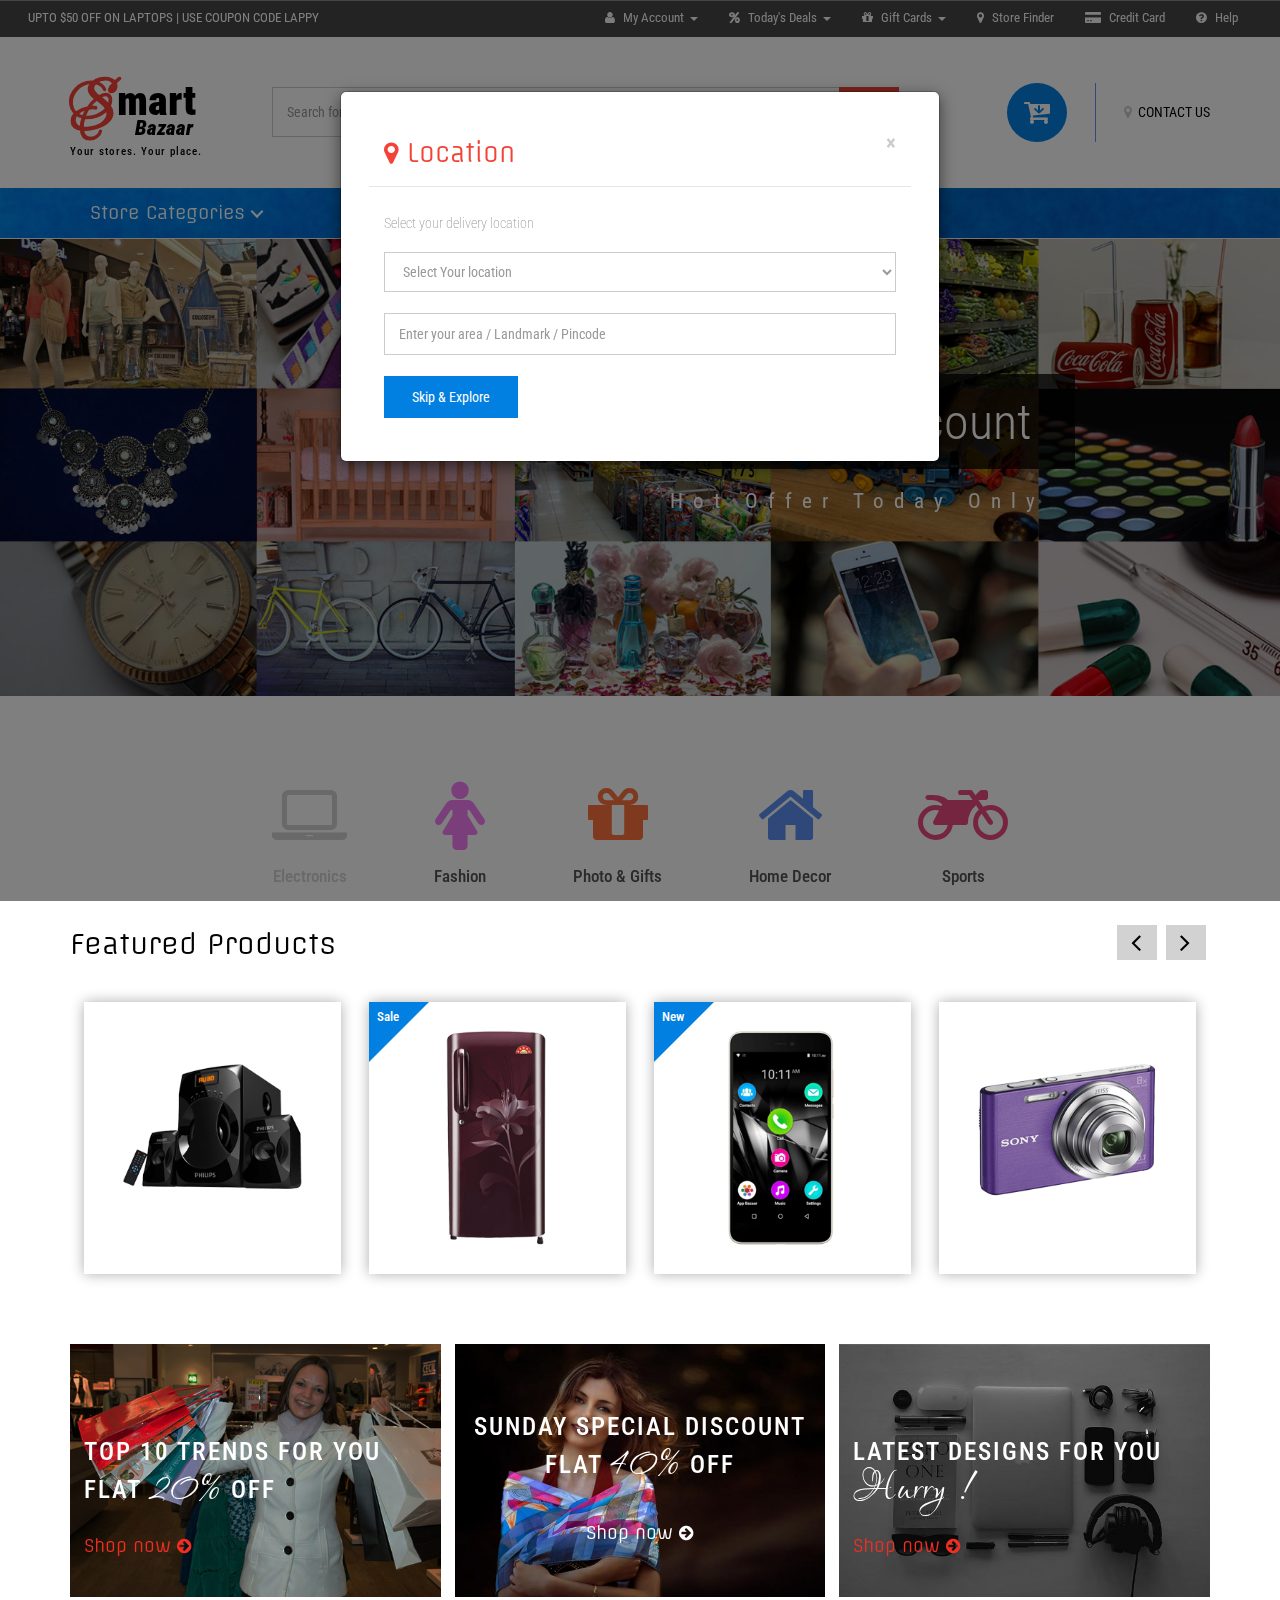
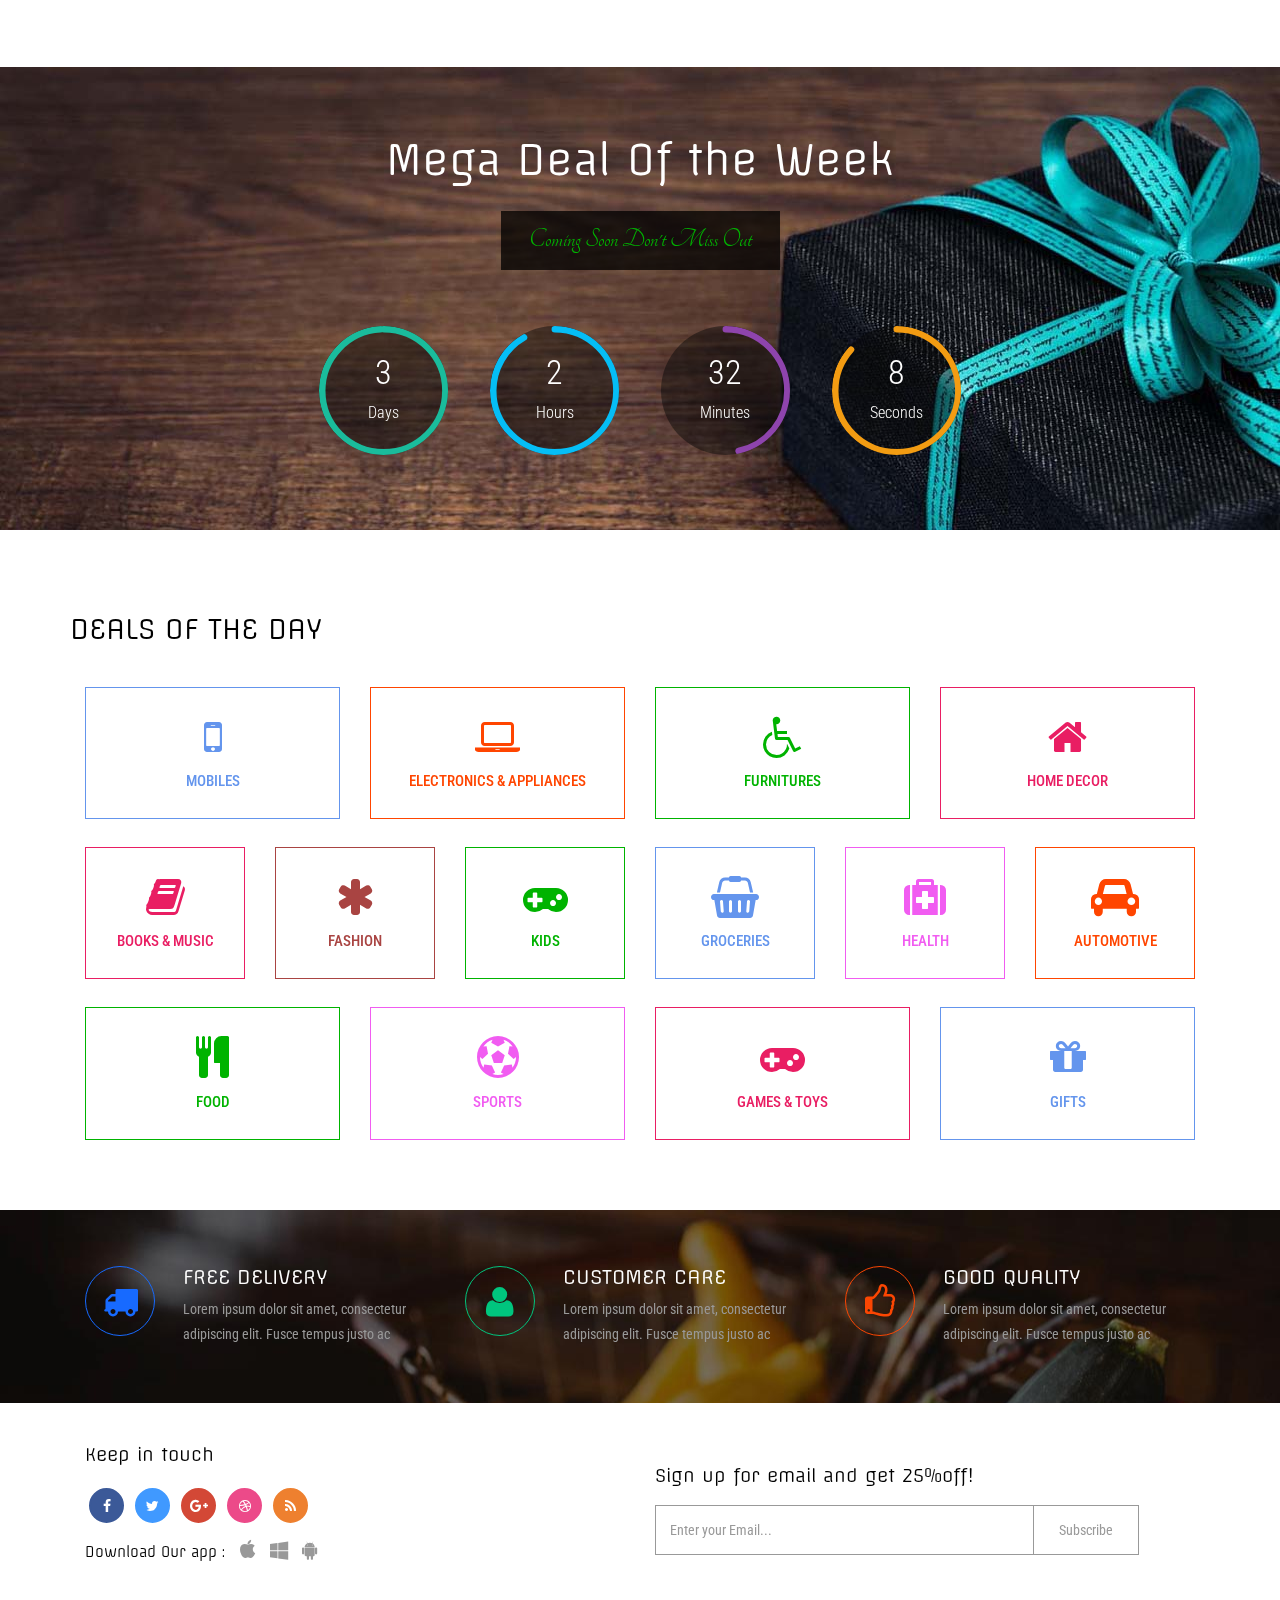
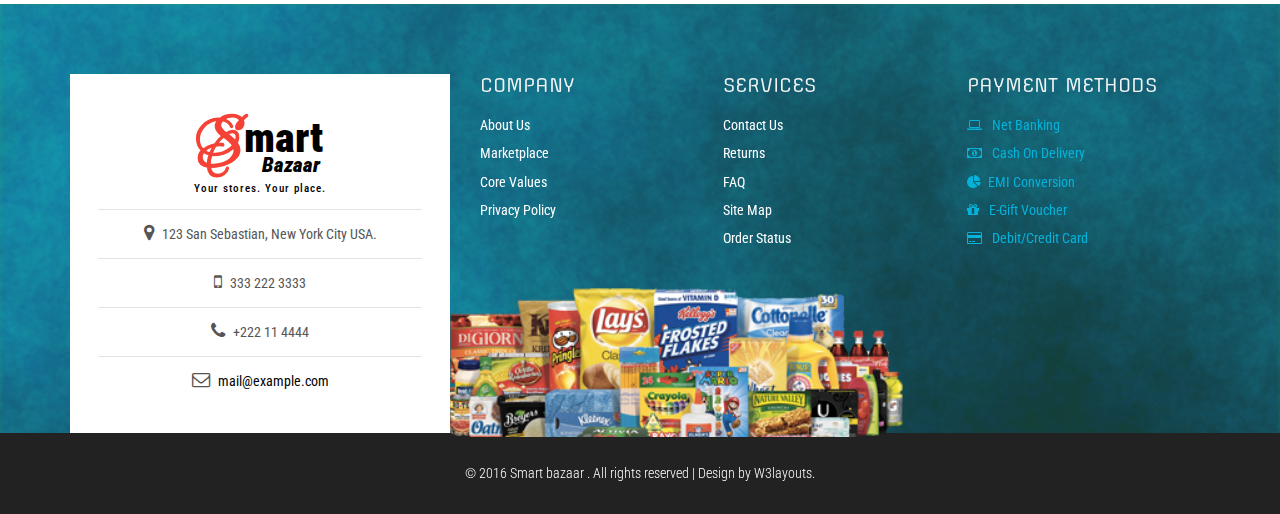
<file: css/web/index.html>
<!--
Author: W3layouts
Author URL: http://w3layouts.com
License: Creative Commons Attribution 3.0 Unported
License URL: http://creativecommons.org/licenses/by/3.0/
-->
<!DOCTYPE html>
<html lang="en">
<head>
<title>Smart Bazaar an E-commerce Online Shopping Category Flat Bootstrap Responsive Website Template | Home :: w3layouts</title>
<meta name="viewport" content="width=device-width, initial-scale=1">
<meta http-equiv="Content-Type" content="text/html; charset=utf-8" />
<meta name="keywords" content="Smart Bazaar Responsive web template, Bootstrap Web Templates, Flat Web Templates, Android Compatible web template, 
SmartPhone Compatible web template, free WebDesigns for Nokia, Samsung, LG, SonyEricsson, Motorola web design" />
<script type="application/x-javascript"> addEventListener("load", function() { setTimeout(hideURLbar, 0); }, false);
		function hideURLbar(){ window.scrollTo(0,1); } </script>
<!-- Custom Theme files -->
<link href="css/bootstrap.css" rel="stylesheet" type="text/css" media="all" />
<link href="css/style.css" rel="stylesheet" type="text/css" media="all" /> 
<link href="css/menu.css" rel="stylesheet" type="text/css" media="all" /> <!-- menu style --> 
<link href="css/ken-burns.css" rel="stylesheet" type="text/css" media="all" /> <!-- banner slider --> 
<link href="css/animate.min.css" rel="stylesheet" type="text/css" media="all" /> 
<link href="css/owl.carousel.css" rel="stylesheet" type="text/css" media="all"> <!-- carousel slider -->  
<!-- //Custom Theme files -->
<!-- font-awesome icons -->
<link href="css/font-awesome.css" rel="stylesheet"> 
<!-- //font-awesome icons -->
<!-- js -->
<script src="js/jquery-2.2.3.min.js"></script> 
<!-- //js --> 
<!-- web-fonts -->
<link href='//fonts.googleapis.com/css?family=Roboto+Condensed:400,300,300italic,400italic,700,700italic' rel='stylesheet' type='text/css'>
<link href='//fonts.googleapis.com/css?family=Lovers+Quarrel' rel='stylesheet' type='text/css'>
<link href='//fonts.googleapis.com/css?family=Offside' rel='stylesheet' type='text/css'>
<link href='//fonts.googleapis.com/css?family=Tangerine:400,700' rel='stylesheet' type='text/css'>
<!-- web-fonts --> 
<script src="js/owl.carousel.js"></script>  
<script>
$(document).ready(function() { 
	$("#owl-demo").owlCarousel({ 
	  autoPlay: 3000, //Set AutoPlay to 3 seconds 
	  items :4,
	  itemsDesktop : [640,5],
	  itemsDesktopSmall : [480,2],
	  navigation : true
 
	}); 
}); 
</script>
<script src="js/jquery-scrolltofixed-min.js" type="text/javascript"></script>
<script>
    $(document).ready(function() {

        // Dock the header to the top of the window when scrolled past the banner. This is the default behaviour.

        $('.header-two').scrollToFixed();  
        // previous summary up the page.

        var summaries = $('.summary');
        summaries.each(function(i) {
            var summary = $(summaries[i]);
            var next = summaries[i + 1];

            summary.scrollToFixed({
                marginTop: $('.header-two').outerHeight(true) + 10, 
                zIndex: 999
            });
        });
    });
</script>
<!-- start-smooth-scrolling -->
<script type="text/javascript" src="js/move-top.js"></script>
<script type="text/javascript" src="js/easing.js"></script>	
<script type="text/javascript">
		jQuery(document).ready(function($) {
			$(".scroll").click(function(event){		
				event.preventDefault();
				$('html,body').animate({scrollTop:$(this.hash).offset().top},1000);
			});
		});
</script>
<!-- //end-smooth-scrolling -->
<!-- smooth-scrolling-of-move-up -->
	<script type="text/javascript">
		$(document).ready(function() {
		
			var defaults = {
				containerID: 'toTop', // fading element id
				containerHoverID: 'toTopHover', // fading element hover id
				scrollSpeed: 1200,
				easingType: 'linear' 
			};
			
			$().UItoTop({ easingType: 'easeOutQuart' });
			
		});
	</script>
	<!-- //smooth-scrolling-of-move-up -->
<script src="js/bootstrap.js"></script>	
</head>
<body>
	<div class="agileits-modal modal fade" id="myModal88" tabindex="-1" role="dialog" aria-labelledby="myModal88"
		aria-hidden="true">
		<div class="modal-dialog">
			<div class="modal-content">
				<div class="modal-header">
					<button type="button" class="close" data-dismiss="modal" aria-hidden="true">&times;</button>
					<h4 class="modal-title" id="myModalLabel"><i class="fa fa-map-marker" aria-hidden="true"></i> Location</h4>
				</div>
				<div class="modal-body modal-body-sub"> 
					<h5>Select your delivery location </h5>  
					<select class="form-control bfh-states" data-country="US" data-state="CA">
						<option value="">Select Your location</option>
						<option value="AL">Alabama</option><option value="AK">Alaska</option><option value="AS">American Samoa</option><option value="AZ">Arizona</option><option value="AR">Arkansas<option value="CA">California</option><option value="CO">Colorado</option><option value="CT">Connecticut</option><option value="DE">Delaware</option><option value="DC">District of Columbia</option><option value="FM">Federated States Of Micronesia</option><option value="FL">Florida</option><option value="GA">Georgia</option><option value="GU">Guam</option><option value="HI">Hawaii</option><option value="ID">Idaho</option><option value="IL">Illinois</option><option value="IN">Indiana</option><option value="IA">Iowa</option><option value="KS">Kansas</option><option value="KY">Kentucky</option><option value="LA">Louisiana</option><option value="ME">Maine</option><option value="MH">Marshall Islands</option><option value="MD">Maryland</option><option value="MA">Massachusetts</option><option value="MI">Michigan</option><option value="MN">Minnesota</option>
						<option value="MS">Mississippi</option><option value="MO">Missouri</option><option value="MT">Montana</option><option value="NE">Nebraska</option><option value="NV">Nevada</option><option value="NH">New Hampshire</option><option value="NJ">New Jersey</option><option value="NM">New Mexico</option><option value="NY">New York</option><option value="NC">North Carolina</option><option value="ND">North Dakota</option><option value="MP">Northern Mariana Islands</option><option value="OH">Ohio</option><option value="OK">Oklahoma</option><option value="OR">Oregon</option><option value="PW">Palau</option><option value="PA">Pennsylvania</option><option value="PR">Puerto Rico</option><option value="RI">Rhode Island</option><option value="SC">South Carolina</option><option value="SD">South Dakota</option><option value="TN">Tennessee</option><option value="TX">Texas</option><option value="UT">Utah</option><option value="VT">Vermont</option><option value="VI">Virgin Islands</option><option value="VA">Virginia</option><option value="WA">Washington</option><option value="WV">West Virginia</option><option value="WI">Wisconsin</option><option value="WY">Wyoming</option>
					</select>
					<input type="text" name="Name" placeholder="Enter your area / Landmark / Pincode" required="">
					<button type="button" class="close2" data-dismiss="modal" aria-hidden="true">Skip & Explore</button>
				</div>
			</div>
		</div>
	</div>
	<script>
		$('#myModal88').modal('show');
	</script> 
	<!-- header -->
	<div class="header">
		<div class="w3ls-header"><!--header-one--> 
			<div class="w3ls-header-left">
				<p><a href="#">UPTO $50 OFF ON LAPTOPS | USE COUPON CODE LAPPY </a></p>
			</div>
			<div class="w3ls-header-right">
				<ul>
					<li class="dropdown head-dpdn">
						<a href="#" class="dropdown-toggle" data-toggle="dropdown"><i class="fa fa-user" aria-hidden="true"></i> My Account<span class="caret"></span></a>
						<ul class="dropdown-menu">
							<li><a href="login.html">Login </a></li> 
							<li><a href="signup.html">Sign Up</a></li> 
							<li><a href="login.html">My Orders</a></li>  
							<li><a href="login.html">Wallet</a></li> 
						</ul> 
					</li> 
					<li class="dropdown head-dpdn">
						<a href="#" class="dropdown-toggle" data-toggle="dropdown"><i class="fa fa-percent" aria-hidden="true"></i> Today's Deals<span class="caret"></span></a>
						<ul class="dropdown-menu">
							<li><a href="offers.html">Cash Back Offers</a></li> 
							<li><a href="offers.html">Product Discounts</a></li>
							<li><a href="offers.html">Special Offers</a></li> 
						</ul> 
					</li> 
					<li class="dropdown head-dpdn">
						<a href="#" class="dropdown-toggle" data-toggle="dropdown"><i class="fa fa-gift" aria-hidden="true"></i> Gift Cards<span class="caret"></span></a>
						<ul class="dropdown-menu">
							<li><a href="offers.html">Product Gift card</a></li> 
							<li><a href="offers.html">Occasions Register</a></li>
							<li><a href="offers.html">View Balance</a></li> 
						</ul> 
					</li> 
					<li class="dropdown head-dpdn">
						<a href="contact.html" class="dropdown-toggle"><i class="fa fa-map-marker" aria-hidden="true"></i> Store Finder</a>
					</li> 
					<li class="dropdown head-dpdn">
						<a href="card.html" class="dropdown-toggle"><i class="fa fa-credit-card-alt" aria-hidden="true"></i> Credit Card</a>
					</li> 
					<li class="dropdown head-dpdn">
						<a href="help.html" class="dropdown-toggle"><i class="fa fa-question-circle" aria-hidden="true"></i> Help</a>
					</li>
				</ul>
			</div>
			<div class="clearfix"> </div> 
		</div>
		<div class="header-two"><!-- header-two -->
			<div class="container">
				<div class="header-logo">
					<h1><a href="index.html"><span>S</span>mart <i>Bazaar</i></a></h1>
					<h6>Your stores. Your place.</h6> 
				</div>	
				<div class="header-search">
					<form action="#" method="post">
						<input type="search" name="Search" placeholder="Search for a Product..." required="">
						<button type="submit" class="btn btn-default" aria-label="Left Align">
							<i class="fa fa-search" aria-hidden="true"> </i>
						</button>
					</form>
				</div>
				<div class="header-cart"> 
					<div class="my-account">
						<a href="contact.html"><i class="fa fa-map-marker" aria-hidden="true"></i> CONTACT US</a>						
					</div>
					<div class="cart"> 
						<form action="#" method="post" class="last"> 
							<input type="hidden" name="cmd" value="_cart" />
							<input type="hidden" name="display" value="1" />
							<button class="w3view-cart" type="submit" name="submit" value=""><i class="fa fa-cart-arrow-down" aria-hidden="true"></i></button>
						</form>  
					</div>
					<div class="clearfix"> </div> 
				</div> 
				<div class="clearfix"> </div>
			</div>		
		</div><!-- //header-two -->
		<div class="header-three"><!-- header-three -->
			<div class="container">
				<div class="menu">
					<div class="cd-dropdown-wrapper">
						<a class="cd-dropdown-trigger" href="#0">Store Categories</a>
						<nav class="cd-dropdown"> 
							<a href="#0" class="cd-close">Close</a>
							<ul class="cd-dropdown-content"> 
								<li><a href="offers.html">Today's Offers</a></li>
								<li class="has-children">
									<a href="#">Electronics</a> 
									<ul class="cd-secondary-dropdown is-hidden">
										<li class="go-back"><a href="#">Menu</a></li>
										<li class="see-all"><a href="products.html">All Electronics</a></li>
										<li class="has-children">
											<a href="#">MOBILE PHONES</a>  
											<ul class="is-hidden"> 
												<li class="go-back"><a href="#">All Electronics</a></li> 
												<li class="has-children">
													<a href="#0">SmartPhones</a> 
													<ul class="is-hidden"> 
														<li class="go-back"><a href="#"> </a></li>
														<li><a href="products.html">Android</a></li>
														<li><a href="products.html">Windows</a></li>
														<li><a href="products.html">Black berry</a></li>
													</ul>
												</li>
												<li> <a href="products.html">IPhones</a> </li>
												<li><a href="products.html">Tablets</a></li>
												<li><a href="products.html">IPad</a></li>
												<li><a href="products.html">Feature Phones</a></li> 
											</ul>
										</li> 
										<li class="has-children">
											<a href="#">LARGE APPLIANCES</a> 
											<ul class="is-hidden"> 
												<li class="go-back"><a href="#">All Electronics </a></li>
												<li><a href="products.html">Refrigerators</a></li> 
												<li><a href="products.html">Washing Machine</a></li>
												<li><a href="products.html">Office Technology</a></li>
												<li><a href="products.html">Air conditioner</a></li>
												<li><a href="products.html">Home Automation</a></li>
											</ul>
										</li> 
										<li class="has-children">
											<a href="#">ENTERTAINMENT</a> 
											<ul class="is-hidden"> 
												<li class="go-back"><a href="#">All Electronics</a></li>
												<li><a href="products.html">Tv & Accessories</a></li>
												<li><a href="products.html">Digital Camera</a></li>
												<li><a href="products.html">Gaming</a></li>
												<li><a href="products.html">Home Audio & Theater</a></li>
												<li class="has-children">
													<a href="#">Computer</a>
													<ul class="is-hidden">
														<li class="go-back"><a href="#"> </a></li> 
														<li><a href="products.html">Laptop </a></li>
														<li><a href="products.html">Gaming PC</a></li>
														<li><a href="products.html">Monitors</a></li>
														<li><a href="products.html">Networking</a></li>
														<li><a href="products.html">Printers & Supplies</a></li>
														<li><a href="products.html">Accessories</a></li>
													</ul>
												</li> 
											</ul>
										</li> 
										<li class="has-children">
											<a href="#">HOME APPLIANCES</a> 
											<ul class="is-hidden">
												<li class="go-back"><a href="#0">All Electronics </a></li>
												<li class="has-children"><a href="#">Kitchen appliances</a>
													<ul class="is-hidden">
														<li class="go-back"><a href="#0"> </a></li>
														<li><a href="products.html">Rice Cookers</a></li>
														<li><a href="products.html">Mixer Juicer</a></li>
														<li><a href="products.html">Grinder</a></li>
														<li><a href="products.html">Blenders & Choppers</a></li>
														<li><a href="products.html">Microwave Oven</a></li>
														<li><a href="products.html">Food Processors</a></li>
													</ul>
												</li>
												<li><a href="products.html">Purifiers</a></li>
												<li><a href="products.html">Geysers</a></li>
												<li><a href="products.html">Gas Stove</a></li>
												<li><a href="products.html">Vacuum Cleaner</a></li>
												<li><a href="products.html">Sewing Machine</a></li> 
												<li><a href="products.html">Heaters & Fans</a></li>
											</ul>
										</li>
										<li class="has-children">
											<a href="#">SMALL DEVICES</a> 
											<ul class="is-hidden"> 
												<li class="go-back"><a href="#0">All Electronics </a></li>
												<li><a href="products.html">Wifi Dongle</a></li>
												<li><a href="products.html">Router & Modem</a></li>
												<li class="has-children"><a href="#">Storage Devices</a>
													<ul class="is-hidden">
														<li class="go-back"><a href="#0"> </a></li>
														<li><a href="products.html">Cloud Storage</a></li>
														<li><a href="products.html">Hard Disk</a></li>
														<li><a href="products.html">SSD</a></li>
														<li><a href="products.html">Pen Drive</a></li>
														<li><a href="products.html">Memory card</a></li> 
														<li><a href="products.html">Security Devices</a></li> 
													</ul>
												</li> 
												<li><a href="products.html">Office Supplies</a></li>
												<li><a href="products.html">Cut the Cable</a></li>
												<li><a href="products.html">Auto Electronics</a></li>  
											</ul>
										</li>
										<li class="has-children">
											<a href="#">PERSONAL CARE</a> 
											<ul class="is-hidden"> 
												<li class="go-back"><a href="#0">All Electronics </a></li>
												<li><a href="products.html">Epilator</a></li> 
												<li><a href="products.html">Hair Styler</a></li>
												<li><a href="products.html">Trimmer & Shaver</a></li>
												<li><a href="products.html">Health Care</a></li> 
												<li><a href="products.html">cables</a></li>
											</ul>
										</li>
									</ul> <!-- .cd-secondary-dropdown --> 
								</li> <!-- .has-children -->
								<li class="has-children">
									<a href="#">Fashion Store</a> 
									<ul class="cd-secondary-dropdown is-hidden">
										<li class="go-back"><a href="#">Menu</a></li>
										<li class="see-all"><a href="products1.html">All Fashion Stores</a></li>
										<li class="has-children">
											<a href="#">GIRLS' CLOTHING</a> 
											<ul class="is-hidden">  
												<li class="go-back"><a href="#">All Fashion Stores</a></li>
												<li><a href="products1.html">Ethnic wear </a></li>
												<li><a href="products1.html">Maternity wear</a></li>
												<li><a href="products1.html">inner & nightwear </a></li>
												<li><a href="products1.html">casual wear </a></li>
												<li><a href="products1.html">formal wear</a></li>
												<li><a href="products1.html">Sports wear</a></li>
											</ul>
										</li> 
										<li class="has-children">
											<a href="#">BOYS' CLOTHING</a> 
											<ul class="is-hidden">  
												<li class="go-back"><a href="#">All Fashion Stores</a></li>
												<li><a href="products1.html">Jeans</a></li>  
												<li><a href="products1.html">Casual wear</a></li> 
												<li><a href="products1.html">Shorts</a></li> 
												<li><a href="products1.html">T-Shirts & Polos</a></li> 
												<li><a href="products1.html">Trousers & Chinos</a></li> 
											</ul>
										</li> 
										<li class="has-children">
											<a href="#">JACKETS</a> 
											<ul class="is-hidden">
												<li class="go-back"><a href="#">All Fashion Stores</a></li>
												<li><a href="products1.html">Blazers</a></li>
												<li><a href="products1.html">Bomber jackets</a></li>
												<li><a href="products1.html">Denim Jackets</a></li>
												<li><a href="products1.html">Duffle Coats</a></li>
												<li><a href="products1.html">Leather Jackets</a></li>
												<li><a href="products1.html">Parkas</a></li>
											</ul>
										</li> 
										<li class="has-children">
											<a href="#">ACCESSORIES </a> 
											<ul class="is-hidden"> 
												<li class="go-back"><a href="#">All Fashion Stores</a></li>
												<li><a href="products1.html">Watches </a></li>
												<li><a href="products1.html">Eyewear </a></li>
												<li><a href="products1.html">Jewellery </a></li>
												<li class="has-children">
													<a href="#">Footwear </a>  
													<ul class="is-hidden">
														<li class="go-back"><a href="#"> </a></li>
														<li><a href="products1.html">Ethnic</a></li>  
														<li><a href="products1.html">Casual wear</a></li>
														<li><a href="products1.html">Sports Shoes</a></li>
														<li><a href="products1.html">Boots</a></li>
													</ul> 
												</li> 
												<li><a href="products1.html">Stoles & Scarves</a></li>
												<li><a href="products1.html">Handbags</a></li>
											</ul>
										</li>
										<li class="has-children">
											<a href="#">BEAUTY</a> 
											<ul class="is-hidden">
												<li class="go-back"><a href="#">All Fashion Stores</a></li>
												<li><a href="products1.html">Perfumes & Deos</a></li>
												<li><a href="products1.html">Lipsticks & Nail Polish</a></li>
												<li><a href="products1.html">Beauty Gift Hampers</a></li> 
												<li><a href="products1.html">Personal Grooming</a></li>
												<li><a href="products1.html">Travel bags</a></li>
											</ul>
										</li>
										<li class="has-children">
											<a href="products1.html">PERSONAL CARE</a> 
											<ul class="is-hidden"> 
												<li class="go-back"><a href="#">All Fashion Stores</a></li>
												<li><a href="products1.html">Face Care</a></li>
												<li><a href="products1.html">Nail Care</a></li>
												<li><a href="products1.html">Hair Care</a></li>
												<li><a href="products1.html">Body Care</a></li>
												<li><a href="products1.html">Bath & Spa</a></li>   
											</ul>
										</li>
									</ul> <!-- .cd-secondary-dropdown --> 
								</li> <!-- .has-children -->
								<li class="has-children">
									<a href="products2.html">Kids Fashion & Toys</a> 
									<ul class="cd-secondary-dropdown is-hidden"> 
										<li class="go-back"><a href="#">Menu</a></li>
										<li class="see-all"><a href="products2.html">All Kids Fashions</a></li>
										<li class="has-children">
											<a href="products2.html">KIDS CLOTHING</a> 
											<ul class="is-hidden"> 
												<li class="go-back"><a href="#">All Kids Fashions</a></li>
												<li><a href="products2.html">Ethnic wear </a></li> 
												<li><a href="products2.html">inner & Sleepwear </a></li>
												<li><a href="products2.html">Dresses & Frocks </a></li>
												<li><a href="products2.html">Winter wear</a></li>
												<li><a href="products2.html">Diaper & Accessories</a></li>
											</ul>
										</li> 
										<li class="has-children"><a href="#">KIDS FASHION</a>
											<ul class="is-hidden">  
												<li class="go-back"><a href="#">All Kids Fashions</a></li>
												<li><a href="products2.html">Footwear</a></li> 
												<li><a href="products2.html">Sunglasses </a></li>
												<li><a href="products2.html">School & Stationery</a></li>
												<li><a href="products2.html">Jewellery</a></li>
												<li><a href="products2.html">Hair bands & Clips</a></li>
											</ul>
										</li>
										<li class="has-children"><a href="#">Baby Care</a>
											<ul class="is-hidden"> 
												<li class="go-back"><a href="#">All Kids Fashions</a></li>
												<li><a href="products2.html">Lotions, Oil & Powder </a></li> 
												<li><a href="products2.html">Soaps, Shampoo </a></li>
												<li><a href="products2.html">Bath Towels</a></li> 
												<li class="has-children">
													<a href="#">Feeding</a> 
													<ul class="is-hidden">
														<li class="go-back"><a href="#"> </a></li> 
														<li><a href="products2.html">Baby Food </a></li>
														<li><a href="products2.html">Bottle Feeding </a></li>
														<li><a href="products2.html">Breast Feeding</a></li>  
													</ul>
												</li>  
												<li><a href="products2.html">Toddlers' Rooms</a></li> 	
											</ul><!-- .cd-secondary-dropdown --> 
										</li> <!-- .has-children -->								
										<li class="has-children"><a href="#">TOYS & GAMES </a>
											<ul class="is-hidden"> 
												<li class="go-back"><a href="#">All Kids Fashions</a></li>
												<li><a href="products2.html">Art & Crafts</a></li> 
												<li><a href="products2.html">Educational Toys </a></li>
												<li><a href="products2.html">Baby Toys</a></li> 
												<li><a href="products2.html">Outdoor Play </a></li> 
												<li><a href="products2.html">Musical Instruments</a></li>
											</ul>
										</li>
										<li> 
											<ul class="is-hidden">
												<li class="go-back"><a href="#">All Kids Fashions</a></li>
												<li><a href="products2.html">Toy Tips & Trends</a></li> 
												<li><a href="products2.html">Preschool Toys</a></li>
												<li><a href="products2.html">Musical Instruments</a></li> 
												<li><a href="products2.html">Bikes & Ride-Ons</a></li>
												<li><a href="products2.html">Video Games</a></li>
												<li><a href="products2.html">PC & Digital Gaming</a></li>
											</ul>	
										</li> 
									</ul><!-- .cd-secondary-dropdown --> 
								</li> <!-- .has-children --> 
								<li class="has-children">
									<a href="#">Home, Furniture & Patio</a> 
									<ul class="cd-secondary-dropdown is-hidden">
										<li class="go-back"><a href="#">Menu</a></li>
										<li class="see-all"><a href="products3.html">All Products</a></li>
										<li class="has-children">
											<a href="#">Kitchen Uses</a> 
											<ul class="is-hidden">  
												<li class="go-back"><a href="#"></a></li>
												<li><a href="products3.html">Dinner Sets </a></li> 
												<li><a href="products3.html">Cookware & Bakeware </a></li>
												<li><a href="products3.html">Containers & Jars </a></li>
												<li><a href="products3.html">Kitchen Tools </a></li>
												<li><a href="products3.html">Food Storage</a></li>
												<li><a href="products3.html">Casseroles</a></li>
											</ul>
										</li> 
										<li class="has-children">
											<a href="#">Furniture </a> 
											<ul class="is-hidden"> 
												<li class="go-back"><a href="#"></a></li>
												<li><a href="products3.html">Bedroom </a></li> 
												<li><a href="products3.html">Dining Room </a></li>
												<li><a href="products3.html">Kids' Furniture </a></li>
												<li><a href="products3.html">Living Room</a></li>
												<li><a href="products3.html">Office</a></li>
												<li><a href="products3.html">Mattresses</a></li>
											</ul>
										</li> 
										<li class="has-children">
											<a href="#">Home Decor </a> 
											<ul class="is-hidden">
												<li class="go-back"><a href="#"></a></li>
												<li><a href="products3.html">Lighting</a></li> 
												<li><a href="products3.html">Painting</a></li>
												<li><a href="products3.html">Curtains & Blinds</a></li>
												<li><a href="products3.html">Patio Furniture</a></li>
												<li><a href="products3.html">Wardrobes & Cabinets</a></li>
												<li><a href="products3.html">Mattresses</a></li>
											</ul>
										</li>  
										<li class="has-children">
											<a href="#">Gardening & Lawn </a> 
											<ul class="is-hidden">
												<li class="go-back"><a href="#"> </a></li>  
												<li><a href="products3.html">Gardening </a></li> 
												<li><a href="products3.html">Landscaping </a></li>
												<li><a href="products3.html">Sheds</a></li>
												<li><a href="products3.html">Outdoor Storage  </a></li>
												<li><a href="products3.html">Garden & Ideas </a></li>
												<li><a href="products3.html">Patio Tips</a></li>
											</ul>
										</li> 
										<li class="has-children">
											<a href="#">Garage Storage</a> 
											<ul class="is-hidden"> 
												<li class="go-back"><a href="#"></a></li>
												<li><a href="products3.html">Baskets & Bins </a></li> 
												<li><a href="products3.html">Garage Door Openers</a></li>
												<li><a href="products3.html">Free Standing Shelves </a></li>
												<li><a href="products3.html">Floor cleaning</a></li>
												<li><a href="products3.html">Tool Kits</a></li>
											</ul>
										</li>  
									</ul><!-- .cd-secondary-dropdown --> 
								</li> <!-- .has-children -->  
								<li class="has-children">
									<a href="#">Sports, Fitness & Outdoor</a>
									<ul class="cd-secondary-dropdown is-hidden">
										<li class="go-back"><a href="#">Menu</a></li>
										<li class="see-all"><a href="products4.html">All Products</a></li>
										<li class="has-children">
											<a href="#">Single Sports </a> 
											<ul class="is-hidden">
												<li class="go-back"><a href="#"></a></li>
												<li><a href="products4.html">Bikes </a></li> 
												<li><a href="products4.html">Fishing  </a></li>
												<li><a href="products4.html">Cycling </a></li>
												<li><a href="products4.html">Musical Instruments</a></li>
												<li><a href="products4.html">Archery </a></li>
											</ul>
										</li> 
										<li class="has-children">
											<a href="#">Team Sports</a> 
											<ul class="is-hidden"> 
												<li class="go-back"><a href="#"></a></li>
												<li><a href="products4.html">Cricket </a></li> 
												<li><a href="products4.html">Badminton </a></li>
												<li><a href="products4.html">Swimming Gear </a></li>
												<li><a href="products4.html">Sports Apparel </a></li>
												<li><a href="products4.html">Indoor games</a></li>
											</ul>
										</li> 
										<li class="has-children">
											<a href="#">Fitness </a> 
											<ul class="is-hidden">
												<li class="go-back"><a href="#"></a></li>
												<li><a href="products4.html">Fitness Accessories </a></li> 
												<li><a href="products4.html">Exercise Machines </a></li>
												<li><a href="products4.html">Ellipticals </a></li>
												<li><a href="products4.html">Home Gyms</a></li> 
												<li><a href="products4.html">Exercise Bikes</a></li> 
											</ul>
										</li>
										<li class="has-children">
											<a href="#">Camping </a> 
											<ul class="is-hidden">
												<li class="go-back"><a href="#"></a></li>
												<li><a href="products4.html"> Airbeds</a></li> 
												<li><a href="products4.html">Tents </a></li>
												<li><a href="products4.html">Gazebo's & Shelters</a></li>
												<li><a href="products4.html">Coolers </a></li>
												<li><a href="products4.html">Canopies</a></li>
												<li><a href="products4.html">Sleeping Bags</a></li>
											</ul>
										</li> 
										<li class="has-children">
											<a href="#">Camping Tools</a> 
											<ul class="is-hidden">
												<li class="go-back"><a href="#"></a></li>
												<li><a href="products4.html">Shooting </a></li> 
												<li><a href="products4.html">Knives & Tools </a></li>
												<li><a href="products4.html">Optics & Binoculars </a></li>
												<li><a href="products4.html">Lights & Lanterns </a></li>
												<li><a href="products4.html">Hunting Clothing </a></li>
											</ul>
										</li> 
										<li class="has-children">
											<a href="#">Other</a> 
											<ul class="is-hidden">
												<li class="go-back"><a href="#"></a></li>
												<li><a href="products4.html">Riding Gears & More </a></li> 
												<li><a href="products4.html">Body Massagers </a></li>
												<li><a href="products4.html">Health Monitors </a></li>
												<li><a href="products4.html">Health Drinks </a></li> 
											</ul>
										</li> 	
									</ul><!-- .cd-secondary-dropdown --> 
								</li> <!-- .has-children -->  
								<li class="has-children">
									<a href="#">Grocery store</a>
									<ul class="cd-secondary-dropdown is-hidden">
										<li class="go-back"><a href="#">Menu</a></li>
										<li class="see-all"><a href="products5.html">All Products</a></li>
										<li class="has-children">
											<a href="#">Veggies & Fruits </a> 
											<ul class="is-hidden">
												<li class="go-back"><a href="#"></a></li>
												<li><a href="products5.html">Vegetables </a></li> 
												<li><a href="products5.html">Fruits </a></li>
												<li><a href="products5.html">Dry Fruits</a></li> 
												<li><a href="products5.html">Snacks & Cookies </a></li>
												<li><a href="products5.html">Breakfast & Cereal</a></li> 
											</ul> 
										</li> 
										<li class="has-children">
											<a href="#">Packet Food</a> 
											<ul class="is-hidden">
												<li class="go-back"><a href="#"></a></li>
												<li><a href="products5.html">Beverages </a></li> 
												<li><a href="products5.html">Baking </a></li>
												<li><a href="products5.html">Emergency Food </a></li>
												<li><a href="products5.html">Candy & Gum </a></li>
												<li><a href="products5.html">Meals & Pasta </a></li>
											</ul>
										</li> 
										<li class="has-children">
											<a href="#">Shop All Pets </a> 
											<ul class="is-hidden">
												<li class="go-back"><a href="#"></a></li>
												<li><a href="products5.html">Dogs </a></li>  
												<li><a href="products5.html">Fish </a></li>												
												<li><a href="products5.html">Cats</a></li>
												<li><a href="products5.html">Birds </a></li>
												<li><a href="products5.html">Pet Food </a></li>
											</ul>
										</li>
										<li class="has-children">
											<a href="#">Household Essentials </a> 
											<ul class="is-hidden"> 
												<li class="go-back"><a href="#"></a></li>
												<li><a href="products5.html">Laundry Room </a></li> 
												<li><a href="products5.html">Paper & Plastic</a></li>
												<li><a href="products5.html">Pest Control </a></li>
												<li><a href="products5.html">Batteries </a></li> 
											</ul>
										</li> 
										<li class="has-children">
											<a href="#">Food Shops </a> 
											<ul class="is-hidden">
												<li class="go-back"><a href="#"></a></li>
												<li><a href="products5.html">Fresh Food</a></li> 
												<li><a href="products5.html">Food Gifts </a></li>
												<li><a href="products5.html">Frozen Food </a></li>
												<li><a href="products5.html">Organic </a></li>
												<li><a href="products5.html">Gluten Free </a></li>
											</ul>
										</li> 
										<li class="has-children">
											<a href="#">Tips </a> 
											<ul class="is-hidden">
												<li class="go-back"><a href="#"></a></li>
												<li><a href="products5.html">Pets Growth</a></li> 
												<li><a href="products5.html">Recipes </a></li>
												<li><a href="products5.html">Snacks</a></li>
												<li><a href="products5.html">Nutrition</a></li> 
											</ul>
										</li> 
									</ul><!-- .cd-secondary-dropdown --> 
								</li> <!-- .has-children -->  
								<li class="has-children">
									<a href="#">Photo, Gifts & Office Supplies</a>
									<ul class="cd-secondary-dropdown is-hidden">
										<li class="go-back"><a href="#">Menu</a></li>
										<li class="see-all"><a href="products6.html">All Products</a></li>
										<li class="has-children">
											<a href="#">Trending Now </a> 
											<ul class="is-hidden">
												<li class="go-back"><a href="#"></a></li>
												<li><a href="products6.html">Best Priced</a></li> 
												<li><a href="products6.html">Chocolates </a></li>
												<li><a href="products6.html">Gift Cards </a></li>
												<li><a href="products6.html">Fashion & Accessories </a></li>
												<li><a href="products6.html">Decorative Plants </a></li>
											</ul>
										</li> 
										<li class="has-children">
											<a href="#">Photos </a> 
											<ul class="is-hidden">
												<li class="go-back"><a href="#"></a></li>
												<li><a href="products6.html">Shelf animation </a></li> 
												<li><a href="products6.html">3D-rendered </a></li>
												<li><a href="products6.html">gift builder </a></li>
												<li><a href="products6.html">Frames</a></li>
												<li><a href="products6.html">Wall Decor</a></li>
											</ul>
										</li> 
										<li class="has-children">
											<a href="#">Gifts </a> 
											<ul class="is-hidden">	
												<li class="go-back"><a href="#"></a></li>
												<li><a href="products6.html">Personalized Gifts </a></li> 
												<li><a href="products6.html">Flowers </a></li>
												<li><a href="products6.html">Cards & Toys</a></li>
												<li><a href="products6.html">Show pieces </a></li>
												<li><a href="products6.html">Photo Books</a></li>
											</ul>
										</li>
										<li class="has-children">
											<a href="#">Favourite Brands </a> 
											<ul class="is-hidden">
												<li class="go-back"><a href="#"></a></li>
												<li><a href="products6.html">Archies </a></li> 
												<li><a href="products6.html">Jewel Fuel </a></li>
												<li><a href="products6.html">Ferns N Petals </a></li>
												<li><a href="products6.html">Happily Unmarried</a></li>
												<li><a href="products6.html">Chumbak</a></li>
											</ul>
										</li> 
										<li class="has-children">
											<a href="#">Office</a> 
											<ul class="is-hidden"> 
												<li class="go-back"><a href="#"></a></li>
												<li><a href="products6.html">Calendars</a></li> 
												<li><a href="products6.html">Mousepads</a></li>
												<li><a href="products6.html">Phone Cases</a></li>
												<li><a href="products6.html">Tablet & Laptop Cases</a></li>
												<li><a href="products6.html">Mounted Photos</a></li>
											</ul>
										</li> 
										<li class="has-children">
											<a href="#">Combos </a> 
											<ul class="is-hidden">
												<li class="go-back"><a href="#"></a></li>
												<li><a href="products6.html">Chocolates </a></li> 
												<li><a href="products6.html">Dry Fruits</a></li>
												<li><a href="products6.html">Sweets</a></li>
												<li><a href="products6.html">Snacks</a></li>
												<li><a href="products6.html">Cakes</a></li>
											</ul>
										</li> 
									</ul><!-- .cd-secondary-dropdown --> 
								</li> 
								<li class="has-children">
									<a href="#">Health, Beauty & Pharmacy</a>
									<ul class="cd-secondary-dropdown is-hidden">
										<li class="go-back"><a href="#">Menu</a></li>
										<li class="see-all"><a href="products7.html">All Products</a></li>
										<li class="has-children">
											<a href="#">Health</a> 
											<ul class="is-hidden">
												<li class="go-back"><a href="#"></a></li>
												<li><a href="products7.html">Home Health Care </a></li> 
												<li><a href="products7.html">Sports Nutrition </a></li>
												<li><a href="products7.html">Vision </a></li>
												<li><a href="products7.html">Vitamins </a></li>
												<li><a href="products7.html">Diet & Nutrition </a></li>
											</ul>
										</li> 
										<li class="has-children">
											<a href="#">Health Tips</a> 
											<ul class="is-hidden">
												<li class="go-back"><a href="#"></a></li>
												<li><a href="products7.html">Diet</a></li> 
												<li><a href="products7.html">Exercise Tips  </a></li>
												<li><a href="products7.html">Vitamin Balance</a></li>
												<li><a href="products7.html">Health Insurance</a></li>
												<li><a href="products7.html">Funeral</a></li>
											</ul>
										</li> 
										<li class="has-children">
											<a href="#">Beauty </a> 
											<ul class="is-hidden">
												<li class="go-back"><a href="#"></a></li>
												<li><a href="products7.html">Massage & Spa </a></li> 
												<li><a href="products7.html">Face Wash</a></li>
												<li><a href="products7.html">Facial Cleanser</a></li>
												<li><a href="products7.html">Makeup </a></li>
												<li><a href="products7.html">Beauty Tips</a></li>
											</ul>
										</li>
										<li class="has-children">
											<a href="#">Pharmacy </a> 
											<ul class="is-hidden">
												<li class="go-back"><a href="#"></a></li>
												<li><a href="products7.html">Home Delivery </a></li> 
												<li><a href="products7.html">History & Reports </a></li>
												<li><a href="products7.html">Transfer Prescriptions </a></li>
												<li><a href="products7.html">Health CheckUp</a></li>
												<li><a href="products7.html">Mobile App</a></li>
											</ul>
										</li> 
										<li class="has-children">
											<a href="#">Pharmacy Center </a> 
											<ul class="is-hidden">
												<li class="go-back"><a href="#"></a></li>
												<li><a href="products7.html">Diabetes Shop </a></li> 
												<li><a href="products7.html">Medicine Cabinet </a></li>
												<li><a href="products7.html">Vitamin Selector</a></li>
												<li><a href="products7.html">Pharmacy Help</a></li> 
											</ul>
										</li>  
									</ul><!-- .cd-secondary-dropdown --> 
								</li>
								<li class="has-children">
									<a href="#">Automotive</a>
									<ul class="cd-secondary-dropdown is-hidden">
										<li class="go-back"><a href="#">Menu</a></li>
										<li class="see-all"><a href="products8.html">All Products</a></li>
										<li class="has-children">
											<a href="#">All Motors </a> 
											<ul class="is-hidden">
												<li class="go-back"><a href="#"></a></li>
												<li><a href="products8.html">Bikes </a></li> 
												<li><a href="products8.html">Yachts </a></li>
												<li><a href="products8.html">Scooters </a></li>
												<li><a href="products8.html">Autos</a></li>
												<li><a href="products8.html">Bus</a></li>
											</ul>
										</li> 
										<li class="has-children">
											<a href="#">Accessories </a> 
											<ul class="is-hidden">
												<li class="go-back"><a href="#"></a></li>
												<li><a href="products8.html">Vehicle Electronics</a></li> 
												<li><a href="products8.html">Stereos & Monitors</a></li>
												<li><a href="products8.html">Bluetooth Devices</a></li>
												<li><a href="products8.html">GPS Navigation</a></li>
												<li><a href="products8.html">Speakers & Tweeters</a></li>
											</ul>
										</li> 
										<li class="has-children">
											<a href="#">Safety & Security </a> 
											<ul class="is-hidden">
												<li class="go-back"><a href="#"></a></li>
												<li><a href="products8.html">Anti-Theft Devices </a></li> 
												<li><a href="products8.html">Helmets</a></li>
												<li><a href="products8.html">Sensors</a></li>
												<li><a href="products8.html">Auto Repair Tools </a></li>
												<li><a href="products8.html">Antifreeze & Coolants </a></li>
											</ul>
										</li>
										<li class="has-children">
											<a href="#">Car Interiors</a> 
											<ul class="is-hidden">
												<li class="go-back"><a href="#"></a></li>
												<li><a href="products8.html">Stereos </a></li> 
												<li><a href="products8.html">Floor Mats </a></li>
												<li><a href="products8.html">Seat Covers</a></li>
												<li><a href="products8.html">Chargers </a></li>
												<li><a href="products8.html">Audio Finder </a></li>
											</ul>
										</li>  
										<li class="has-children">
											<a href="#">Exterior Accessories </a> 
											<ul class="is-hidden"> 
												<li class="go-back"><a href="#"></a></li>
												<li><a href="products8.html">Wheel covers </a></li> 
												<li><a href="products8.html">Car Lighting </a></li>
												<li><a href="products8.html">Polish & Waxes</a></li>
												<li><a href="products8.html">Cargo Management</a></li>
												<li><a href="products8.html">Car Decoration </a></li>
											</ul>
										</li> 
										<li class="has-children">
											<a href="#">Car Care</a> 
											<ul class="is-hidden">
												<li class="go-back"><a href="#"></a></li>
												<li><a href="products8.html">Auto Tips & Advice </a></li> 
												<li><a href="products8.html">Car Washes & Cleaners </a></li>
												<li><a href="products8.html">Car Wax & Polish</a></li>
												<li><a href="products8.html">Cleaning Tools</a></li>
												<li><a href="products8.html">Detailing Kits </a></li>
											</ul>
										</li> 
									</ul><!-- .cd-secondary-dropdown --> 
								</li>
								<li class="has-children">
									<a href="#">Books, Music & Movies</a>
									<ul class="cd-secondary-dropdown is-hidden">
										<li class="go-back"><a href="#">Menu</a></li>
										<li class="see-all"><a href="products9.html">All Products</a></li>
										<li class="has-children">
											<a href="#">Books</a> 
											<ul class="is-hidden">
												<li class="go-back"><a href="#"></a></li>
												<li class="has-children"><a href="#">Exam books </a>
													<ul class="is-hidden">
														<li class="go-back"><a href="#"> </a></li>
														<li><a href="products9.html">CAT/MAT/XAT</a></li>
														<li><a href="products9.html">Civil Services</a></li>
														<li><a href="products9.html">AFCAT</a></li>
														<li><a href="products9.html">New Releases</a></li>
													</ul>												
												</li>
												<li><a href="products9.html">Academic Text </a></li>
												<li><a href="products9.html">Romance Books </a></li>
												<li><a href="products9.html">Journals </a></li>
												<li><a href="products9.html">Children's & Teen Books </a></li>
											</ul>
										</li> 
										<li class="has-children">
											<a href="#">Music</a> 
											<ul class="is-hidden">
												<li class="go-back"><a href="#"></a></li>
												<li><a href="products9.html">New Releases </a></li> 
												<li><a href="products9.html">Country Music </a></li>
												<li><a href="products9.html">Musical Instruments </a></li>
												<li><a href="products9.html">Collections</a></li>
												<li><a href="products9.html">Boxed Sets </a></li>
											</ul>
										</li> 
										<li class="has-children">
											<a href="#">Music Combo</a> 
											<ul class="is-hidden">
												<li class="go-back"><a href="#"></a></li>
												<li><a href="products9.html">Pop </a></li> 
												<li><a href="products9.html">Preorders </a></li>
												<li><a href="products9.html">Album Songs</a></li>
												<li><a href="products9.html">Top 50 CDs </a></li>
												<li><a href="products9.html">Music DVDs </a></li>
											</ul>
										</li>
										<li class="has-children">
											<a href="#">Movies</a> 
											<ul class="is-hidden"> 
												<li class="go-back"><a href="#"></a></li>
												<li><a href="products9.html">New Releases </a></li> 
												<li><a href="products9.html">Children & Family </a></li>
												<li><a href="products9.html">Action</a></li>
												<li><a href="products9.html">Classic Movies </a></li>
												<li><a href="products9.html">Bollywood Movies </a></li>
											</ul>
										</li> 
										<li class="has-children">
											<a href="#">Movies Combo</a> 
											<ul class="is-hidden">
												<li class="go-back"><a href="#"></a></li>
												<li><a href="products9.html">Hollywood Movies </a></li> 
												<li><a href="products9.html">Digital Movies </a></li>
												<li><a href="products9.html">Boxed Sets</a></li>
												<li><a href="products9.html">Animated</a></li>
												<li><a href="products9.html">Adventure</a></li>
											</ul>
										</li> 
										<li class="has-children">
											<a href="#">TV Shows</a> 
											<ul class="is-hidden">
												<li class="go-back"><a href="#"></a></li>
												<li><a href="products9.html">Serials</a></li> 
												<li><a href="products9.html">Best Programs</a></li>
												<li><a href="products9.html">Celebrations</a></li>
												<li><a href="products9.html">Top Shows</a></li> 
											</ul>
										</li> 
									</ul><!-- .cd-secondary-dropdown --> 
								</li>  
								<li><a href="sitemap.html">Full Site Directory </a></li>  
							</ul> <!-- .cd-dropdown-content -->
						</nav> <!-- .cd-dropdown -->
					</div> <!-- .cd-dropdown-wrapper -->	 
				</div>
				<div class="move-text">
					<div class="marquee"><a href="offers.html"> New collections are available here...... <span>Get extra 10% off on everything | no extra taxes </span> <span> Try shipping pass free for 15 days with unlimited</span></a></div>
					<script type="text/javascript" src="js/jquery.marquee.min.js"></script>
					<script>
					  $('.marquee').marquee({ pauseOnHover: true });
					  //@ sourceURL=pen.js
					</script>
				</div>
			</div>
		</div>
	</div>
	<!-- //header -->	
	<!-- banner -->
	<div class="banner">
		<div id="kb" class="carousel kb_elastic animate_text kb_wrapper" data-ride="carousel" data-interval="6000" data-pause="hover">
			<!-- Wrapper-for-Slides -->
            <div class="carousel-inner" role="listbox">  
                <div class="item active"><!-- First-Slide -->
                    <img src="images/5.jpg" alt="" class="img-responsive" />
                    <div class="carousel-caption kb_caption kb_caption_right">
                        <h3 data-animation="animated flipInX">Flat <span>50%</span> Discount</h3>
                        <h4 data-animation="animated flipInX">Hot Offer Today Only</h4>
                    </div>
                </div>  
                <div class="item"> <!-- Second-Slide -->
                    <img src="images/8.jpg" alt="" class="img-responsive" />
                    <div class="carousel-caption kb_caption kb_caption_right">
                        <h3 data-animation="animated fadeInDown">Our Latest Fashion Editorials</h3>
                        <h4 data-animation="animated fadeInUp">cupidatat non proident</h4>
                    </div>
                </div> 
                <div class="item"><!-- Third-Slide -->
                    <img src="images/3.jpg" alt="" class="img-responsive"/>
                    <div class="carousel-caption kb_caption kb_caption_center">
                        <h3 data-animation="animated fadeInLeft">End Of Season Sale</h3>
                        <h4 data-animation="animated flipInX">cupidatat non proident</h4>
                    </div>
                </div> 
            </div> 
            <!-- Left-Button -->
            <a class="left carousel-control kb_control_left" href="#kb" role="button" data-slide="prev">
				<span class="fa fa-angle-left kb_icons" aria-hidden="true"></span>
                <span class="sr-only">Previous</span>
            </a> 
            <!-- Right-Button -->
            <a class="right carousel-control kb_control_right" href="#kb" role="button" data-slide="next">
                <span class="fa fa-angle-right kb_icons" aria-hidden="true"></span>
                <span class="sr-only">Next</span>
            </a> 
        </div>
		<script src="js/custom.js"></script>
	</div>
	<!-- //banner -->  
	<!-- welcome -->
	<div class="welcome"> 
		<div class="container"> 
			<div class="welcome-info">
				<div class="bs-example bs-example-tabs" role="tabpanel" data-example-id="togglable-tabs">
					<ul id="myTab" class=" nav-tabs" role="tablist">
						<li role="presentation" class="active"><a href="#home" id="home-tab" role="tab" data-toggle="tab" >
							<i class="fa fa-laptop" aria-hidden="true"></i> 
							<h5>Electronics</h5>
						</a></li>
						<li role="presentation"><a href="#carl" role="tab" id="carl-tab" data-toggle="tab"> 
							<i class="fa fa-female" aria-hidden="true"></i>
							<h5>Fashion</h5>
						</a></li>
						<li role="presentation"><a href="#james" role="tab" id="james-tab" data-toggle="tab"> 
							<i class="fa fa-gift" aria-hidden="true"></i>
							<h5>Photo & Gifts</h5>
						</a></li>
						<li role="presentation"><a href="#decor" role="tab" id="decor-tab" data-toggle="tab"> 
							<i class="fa fa-home" aria-hidden="true"></i>
							<h5>Home Decor</h5>
						</a></li>
						<li role="presentation"><a href="#sports" role="tab" id="sports-tab" data-toggle="tab"> 
							<i class="fa fa-motorcycle" aria-hidden="true"></i>
							<h5>Sports</h5>
						</a></li> 
					</ul>
					<div class="clearfix"> </div>
					<h3 class="w3ls-title">Featured Products</h3>
					<div id="myTabContent" class="tab-content">
						<div role="tabpanel" class="tab-pane fade in active" id="home" aria-labelledby="home-tab">
							<div class="tabcontent-grids">  
								<div id="owl-demo" class="owl-carousel"> 
									<div class="item">
										<div class="glry-w3agile-grids agileits"> 
											<a href="products.html"><img src="images/e1.png" alt="img"></a>
											<div class="view-caption agileits-w3layouts">           
												<h4><a href="products.html">Audio speaker</a></h4>
												<p>Lorem ipsum dolor sit amet consectetur</p>
												<h5>$100</h5> 
												<form action="#" method="post">
													<input type="hidden" name="cmd" value="_cart" />
													<input type="hidden" name="add" value="1" /> 
													<input type="hidden" name="w3ls_item" value="Audio speaker" /> 
													<input type="hidden" name="amount" value="100.00" /> 
													<button type="submit" class="w3ls-cart" ><i class="fa fa-cart-plus" aria-hidden="true"></i> Add to cart</button>
												</form>  
											</div>   
										</div>   
									</div>
									<div class="item">
										<div class="glry-w3agile-grids agileits">
											<div class="new-tag"><h6>Sale</h6></div>
											<a href="products.html"><img src="images/e2.png" alt="img"></a>
											<div class="view-caption agileits-w3layouts">           
												<h4><a href="products.html">Refrigerator</a></h4>
												<p>Lorem ipsum dolor sit amet consectetur</p> 
												<h5>$300</h5>
												<form action="#" method="post">
													<input type="hidden" name="cmd" value="_cart" />
													<input type="hidden" name="add" value="1" /> 
													<input type="hidden" name="w3ls_item" value="Refrigerator" /> 
													<input type="hidden" name="amount" value="300.00"/> 
													<button type="submit" class="w3ls-cart" ><i class="fa fa-cart-plus" aria-hidden="true"></i> Add to cart</button>
												</form>
											</div>       
										</div>  
									</div>
									<div class="item">
										<div class="glry-w3agile-grids agileits"> 
											<div class="new-tag"><h6>New</h6></div>
											<a href="products.html"><img src="images/e3.png" alt="img"></a>
											<div class="view-caption agileits-w3layouts">           
												<h4><a href="products.html">Smart Phone</a></h4>
												<p>Lorem ipsum dolor sit amet consectetur</p>
												<h5>$70</h5>
												<form action="#" method="post">
													<input type="hidden" name="cmd" value="_cart" />
													<input type="hidden" name="add" value="1" /> 
													<input type="hidden" name="w3ls_item" value="Smart Phone" /> 
													<input type="hidden" name="amount" value="70.00"/> 
													<button type="submit" class="w3ls-cart" ><i class="fa fa-cart-plus" aria-hidden="true"></i> Add to cart</button>
												</form>
											</div>        
										</div>  
									</div>
									<div class="item">
										<div class="glry-w3agile-grids agileits"> 
											<a href="products.html"><img src="images/e4.png" alt="img"></a>
											<div class="view-caption agileits-w3layouts">           
												<h4><a href="products.html">Digital Camera</a></h4>
												<p>Lorem ipsum dolor sit amet consectetur</p>
												<h5>$80</h5>
												<form action="#" method="post">
													<input type="hidden" name="cmd" value="_cart" />
													<input type="hidden" name="add" value="1" /> 
													<input type="hidden" name="w3ls_item" value="Digital Camera"/> 
													<input type="hidden" name="amount" value="80.00"/>  
													<button type="submit" class="w3ls-cart" ><i class="fa fa-cart-plus" aria-hidden="true"></i> Add to cart</button>
												</form>
											</div>         
										</div>  
									</div>
									<div class="item">
										<div class="glry-w3agile-grids agileits"> 
											<a href="products.html"><img src="images/e1.png" alt="img"></a>
											<div class="view-caption agileits-w3layouts">           
												<h4><a href="products.html">Audio speaker</a></h4>
												<p>Lorem ipsum dolor sit amet consectetur</p>
												<h5>$100</h5> 
												<form action="#" method="post">
													<input type="hidden" name="cmd" value="_cart" />
													<input type="hidden" name="add" value="1" /> 
													<input type="hidden" name="w3ls_item" value="Audio speaker" /> 
													<input type="hidden" name="amount" value="100.00" /> 
													<button type="submit" class="w3ls-cart" ><i class="fa fa-cart-plus" aria-hidden="true"></i> Add to cart</button>
												</form>  
											</div>   
										</div>   
									</div>
									<div class="item">
										<div class="glry-w3agile-grids agileits">
											<div class="new-tag"><h6>Sale</h6></div>
											<a href="products.html"><img src="images/e2.png" alt="img"></a>
											<div class="view-caption agileits-w3layouts">           
												<h4><a href="products.html">Refrigerator</a></h4>
												<p>Lorem ipsum dolor sit amet consectetur</p> 
												<h5>$300</h5>
												<form action="#" method="post">
													<input type="hidden" name="cmd" value="_cart" />
													<input type="hidden" name="add" value="1" /> 
													<input type="hidden" name="w3ls_item" value="Refrigerator" /> 
													<input type="hidden" name="amount" value="300.00"/>  
													<button type="submit" class="w3ls-cart" ><i class="fa fa-cart-plus" aria-hidden="true"></i> Add to cart</button>
												</form>
											</div>       
										</div>  
									</div>
									<div class="item">
										<div class="glry-w3agile-grids agileits"> 
											<div class="new-tag"><h6>New</h6></div>
											<a href="products.html"><img src="images/e3.png" alt="img"></a>
											<div class="view-caption agileits-w3layouts">           
												<h4><a href="products.html">Smart Phone</a></h4>
												<p>Lorem ipsum dolor sit amet consectetur</p>
												<h5>$70</h5>
												<form action="#" method="post">
													<input type="hidden" name="cmd" value="_cart" />
													<input type="hidden" name="add" value="1" /> 
													<input type="hidden" name="w3ls_item" value="Smart Phone" /> 
													<input type="hidden" name="amount" value="70.00"/>
													<button type="submit" class="w3ls-cart" ><i class="fa fa-cart-plus" aria-hidden="true"></i> Add to cart</button>
												</form>
											</div>        
										</div>  
									</div>
									<div class="item">
										<div class="glry-w3agile-grids agileits"> 
											<a href="products.html"><img src="images/e4.png" alt="img"></a>
											<div class="view-caption agileits-w3layouts">           
												<h4><a href="products.html">Digital Camera</a></h4>
												<p>Lorem ipsum dolor sit amet consectetur</p>
												<h5>$80</h5>
												<form action="#" method="post">
													<input type="hidden" name="cmd" value="_cart" />
													<input type="hidden" name="add" value="1" /> 
													<input type="hidden" name="w3ls_item" value="Digital Camera"/> 
													<input type="hidden" name="amount" value="80.00"/> 
													<button type="submit" class="w3ls-cart" ><i class="fa fa-cart-plus" aria-hidden="true"></i> Add to cart</button>
												</form>
											</div>         
										</div>  
									</div>
								</div> 
							</div>
						</div>
						<div role="tabpanel" class="tab-pane fade" id="carl" aria-labelledby="carl-tab">
							<div class="tabcontent-grids">
								<script>
									$(document).ready(function() { 
										$("#owl-demo1").owlCarousel({
									 
										  autoPlay: 3000, //Set AutoPlay to 3 seconds
									 
										  items :4,
										  itemsDesktop : [640,5],
										  itemsDesktopSmall : [414,4],
										  navigation : true
									 
										});
										
									}); 
								</script>
								<div id="owl-demo1" class="owl-carousel"> 
									<div class="item">
										<div class="glry-w3agile-grids agileits"> 
											<a href="products1.html"><img src="images/f1.png" alt="img"></a>
											<div class="view-caption agileits-w3layouts">           
												<h4><a href="products1.html">T Shirt</a></h4>
												<p>Lorem ipsum dolor sit amet consectetur</p>
												<h5>$10</h5>
												<form action="#" method="post">
													<input type="hidden" name="cmd" value="_cart" />
													<input type="hidden" name="add" value="1" /> 
													<input type="hidden" name="w3ls_item" value="T Shirt" /> 
													<input type="hidden" name="amount" value="10.00" /> 
													<button type="submit" class="w3ls-cart" ><i class="fa fa-cart-plus" aria-hidden="true"></i> Add to cart</button>
												</form>
											</div>        
										</div>    
									</div>
									<div class="item">
										<div class="glry-w3agile-grids agileits">
											<div class="new-tag"><h6>20% <br> Off</h6></div>
											<a href="products1.html"><img src="images/f2.png" alt="img"></a>
											<div class="view-caption agileits-w3layouts">           
												<h4><a href="products1.html">Women Sandal</a></h4>
												<p>Lorem ipsum dolor sit amet consectetur</p>
												<h5>$20</h5>
												<form action="#" method="post">
													<input type="hidden" name="cmd" value="_cart" />
													<input type="hidden" name="add" value="1" /> 
													<input type="hidden" name="w3ls_item" value="Women Sandal" /> 
													<input type="hidden" name="amount" value="20.00" /> 
													<button type="submit" class="w3ls-cart" ><i class="fa fa-cart-plus" aria-hidden="true"></i> Add to cart</button>
												</form>
											</div>        
										</div> 
									</div>
									<div class="item">
										<div class="glry-w3agile-grids agileits"> 
											<a href="products1.html"><img src="images/f3.png" alt="img"></a>
											<div class="view-caption agileits-w3layouts">           
												<h4><a href="products1.html">Jewellery</a></h4>
												<p>Lorem ipsum dolor sit amet consectetur</p>
												<h5>$60</h5>
												<form action="#" method="post">
													<input type="hidden" name="cmd" value="_cart" />
													<input type="hidden" name="add" value="1" /> 
													<input type="hidden" name="w3ls_item" value="Jewellery" /> 
													<input type="hidden" name="amount" value="60.00" /> 
													<button type="submit" class="w3ls-cart" ><i class="fa fa-cart-plus" aria-hidden="true"></i> Add to cart</button>
												</form>
											</div>         
										</div> 
									</div>
									<div class="item">
										<div class="glry-w3agile-grids agileits"> 
											<div class="new-tag"><h6>New</h6></div>
											<a href="products1.html"><img src="images/f4.png" alt="img"></a>
											<div class="view-caption agileits-w3layouts">           
												<h4><a href="products1.html">Party dress</a></h4>
												<p>Lorem ipsum dolor sit amet consectetur</p>
												<h5>$15</h5>
												<form action="#" method="post">
													<input type="hidden" name="cmd" value="_cart" />
													<input type="hidden" name="add" value="1" /> 
													<input type="hidden" name="w3ls_item" value="Party dress" /> 
													<input type="hidden" name="amount" value="15.00" /> 
													<button type="submit" class="w3ls-cart" ><i class="fa fa-cart-plus" aria-hidden="true"></i> Add to cart</button>
												</form>
											</div>      
										</div> 
									</div> 
									<div class="item">
										<div class="glry-w3agile-grids agileits"> 
											<a href="products1.html"><img src="images/f1.png" alt="img"></a>
											<div class="view-caption agileits-w3layouts">           
												<h4><a href="products1.html">T Shirt</a></h4>
												<p>Lorem ipsum dolor sit amet consectetur</p>
												<h5>$10</h5>
												<form action="#" method="post">
													<input type="hidden" name="cmd" value="_cart" />
													<input type="hidden" name="add" value="1" /> 
													<input type="hidden" name="w3ls_item" value="T Shirt" /> 
													<input type="hidden" name="amount" value="10.00" /> 
													<button type="submit" class="w3ls-cart" ><i class="fa fa-cart-plus" aria-hidden="true"></i> Add to cart</button>
												</form>
											</div>        
										</div>    
									</div>
									<div class="item">
										<div class="glry-w3agile-grids agileits">
											<div class="new-tag"><h6>20% <br> Off</h6></div>
											<a href="products1.html"><img src="images/f2.png" alt="img"></a>
											<div class="view-caption agileits-w3layouts">           
												<h4><a href="products1.html">Women Sandal</a></h4>
												<p>Lorem ipsum dolor sit amet consectetur</p>
												<h5>$20</h5>
												<form action="#" method="post">
													<input type="hidden" name="cmd" value="_cart" />
													<input type="hidden" name="add" value="1" /> 
													<input type="hidden" name="w3ls_item" value="Women Sandal" /> 
													<input type="hidden" name="amount" value="20.00" /> 
													<button type="submit" class="w3ls-cart" ><i class="fa fa-cart-plus" aria-hidden="true"></i> Add to cart</button>
												</form>
											</div>        
										</div> 
									</div>
									<div class="item">
										<div class="glry-w3agile-grids agileits"> 
											<a href="products1.html"><img src="images/f3.png" alt="img"></a>
											<div class="view-caption agileits-w3layouts">           
												<h4><a href="products1.html">Jewellery</a></h4>
												<p>Lorem ipsum dolor sit amet consectetur</p>
												<h5>$60</h5>
												<form action="#" method="post">
													<input type="hidden" name="cmd" value="_cart" />
													<input type="hidden" name="add" value="1" /> 
													<input type="hidden" name="w3ls_item" value="Jewellery" /> 
													<input type="hidden" name="amount" value="60.00" /> 
													<button type="submit" class="w3ls-cart" ><i class="fa fa-cart-plus" aria-hidden="true"></i> Add to cart</button>
												</form>
											</div>         
										</div> 
									</div>
									<div class="item">
										<div class="glry-w3agile-grids agileits"> 
											<div class="new-tag"><h6>New</h6></div>
											<a href="products1.html"><img src="images/f4.png" alt="img"></a>
											<div class="view-caption agileits-w3layouts">           
												<h4><a href="products1.html">Party dress</a></h4>
												<p>Lorem ipsum dolor sit amet consectetur</p>
												<h5>$15</h5>
												<form action="#" method="post">
													<input type="hidden" name="cmd" value="_cart" />
													<input type="hidden" name="add" value="1" /> 
													<input type="hidden" name="w3ls_item" value="Party dress" /> 
													<input type="hidden" name="amount" value="15.00" /> 
													<button type="submit" class="w3ls-cart" ><i class="fa fa-cart-plus" aria-hidden="true"></i> Add to cart</button>
												</form>
											</div>      
										</div> 
									</div>   
								</div>   
							</div>
						</div> 
						<div role="tabpanel" class="tab-pane fade" id="james" aria-labelledby="james-tab">
							<div class="tabcontent-grids">
								<script>
									$(document).ready(function() { 
										$("#owl-demo2").owlCarousel({
									 
										  autoPlay: 3000, //Set AutoPlay to 3 seconds
									 
										  items :4,
										  itemsDesktop : [640,5],
										  itemsDesktopSmall : [414,4],
										  navigation : true
									 
										});
										
									}); 
								</script>
								<div id="owl-demo2" class="owl-carousel"> 
									<div class="item">
										<div class="glry-w3agile-grids agileits"> 
											<div class="new-tag"><h6>New</h6></div>
											<a href="products6.html"><img src="images/p1.png" alt="img"></a>
											<div class="view-caption agileits-w3layouts">           
												<h4><a href="products6.html">Coffee Mug</a></h4>
												<p>Lorem ipsum dolor sit amet consectetur</p>
												<h5>$14</h5>
												<form action="#" method="post">
													<input type="hidden" name="cmd" value="_cart" />
													<input type="hidden" name="add" value="1" /> 
													<input type="hidden" name="w3ls_item" value="Coffee Mug" /> 
													<input type="hidden" name="amount" value="14.00" /> 
													<button type="submit" class="w3ls-cart" ><i class="fa fa-cart-plus" aria-hidden="true"></i> Add to cart</button>
												</form>
											</div>         
										</div>  
									</div>
									<div class="item">
										<div class="glry-w3agile-grids agileits"> 
											<div class="new-tag"><h6>20% <br> Off</h6></div>
											<a href="products6.html"><img src="images/p2.png" alt="img"></a>
											<div class="view-caption agileits-w3layouts">           
												<h4><a href="products6.html">Teddy bear</a></h4>
												<p>Lorem ipsum dolor sit amet consectetur</p>
												<h5>$20</h5>
												<form action="#" method="post">
													<input type="hidden" name="cmd" value="_cart" />
													<input type="hidden" name="add" value="1" /> 
													<input type="hidden" name="w3ls_item" value="Teddy bear" /> 
													<input type="hidden" name="amount" value="20.00" /> 
													<button type="submit" class="w3ls-cart" ><i class="fa fa-cart-plus" aria-hidden="true"></i> Add to cart</button>
												</form>
											</div>        
										</div> 
									</div>
									<div class="item"> 
										<div class="glry-w3agile-grids agileits"> 
											<div class="new-tag"><h6>Sale</h6></div>
											<a href="products6.html"><img src="images/p3.png" alt="img"></a>
											<div class="view-caption agileits-w3layouts">           
												<h4><a href="products6.html">Chocolates</a></h4>
												<p>Lorem ipsum dolor sit amet consectetur</p>
												<h5>$60</h5>
												<form action="#" method="post">
													<input type="hidden" name="cmd" value="_cart" />
													<input type="hidden" name="add" value="1" /> 
													<input type="hidden" name="w3ls_item" value="Chocolates" /> 
													<input type="hidden" name="amount" value="60.00" /> 
													<button type="submit" class="w3ls-cart" ><i class="fa fa-cart-plus" aria-hidden="true"></i> Add to cart</button>
												</form>
											</div>        
										</div> 
									</div>
									<div class="item">
										<div class="glry-w3agile-grids agileits"> 
											<a href="products6.html"><img src="images/p4.png" alt="img"></a>
											<div class="view-caption agileits-w3layouts">           
												<h4><a href="products6.html">Gift Card</a></h4>
												<p>Lorem ipsum dolor sit amet consectetur</p>
												<h5>$22</h5>
												<form action="#" method="post">
													<input type="hidden" name="cmd" value="_cart" />
													<input type="hidden" name="add" value="1" /> 
													<input type="hidden" name="w3ls_item" value="Gift Card" /> 
													<input type="hidden" name="amount" value="22.00" /> 
													<button type="submit" class="w3ls-cart" ><i class="fa fa-cart-plus" aria-hidden="true"></i> Add to cart</button>
												</form>
											</div>       
										</div> 
									</div>
									<div class="item">
										<div class="glry-w3agile-grids agileits"> 
											<div class="new-tag"><h6>New</h6></div>
											<a href="products6.html"><img src="images/p1.png" alt="img"></a>
											<div class="view-caption agileits-w3layouts">           
												<h4><a href="products6.html">Coffee Mug</a></h4>
												<p>Lorem ipsum dolor sit amet consectetur</p>
												<h5>$14</h5>
												<form action="#" method="post">
													<input type="hidden" name="cmd" value="_cart" />
													<input type="hidden" name="add" value="1" /> 
													<input type="hidden" name="w3ls_item" value="Coffee Mug" /> 
													<input type="hidden" name="amount" value="14.00" /> 
													<button type="submit" class="w3ls-cart" ><i class="fa fa-cart-plus" aria-hidden="true"></i> Add to cart</button>
												</form>
											</div>         
										</div>  
									</div>
									<div class="item">
										<div class="glry-w3agile-grids agileits"> 
											<div class="new-tag"><h6>20% <br> Off</h6></div>
											<a href="products6.html"><img src="images/p2.png" alt="img"></a>
											<div class="view-caption agileits-w3layouts">           
												<h4><a href="products6.html">Teddy bear</a></h4>
												<p>Lorem ipsum dolor sit amet consectetur</p>
												<h5>$20</h5>
												<form action="#" method="post">
													<input type="hidden" name="cmd" value="_cart" />
													<input type="hidden" name="add" value="1" /> 
													<input type="hidden" name="w3ls_item" value="Teddy bear" /> 
													<input type="hidden" name="amount" value="20.00" /> 
													<button type="submit" class="w3ls-cart" ><i class="fa fa-cart-plus" aria-hidden="true"></i> Add to cart</button>
												</form>
											</div>        
										</div> 
									</div>
									<div class="item"> 
										<div class="glry-w3agile-grids agileits"> 
											<div class="new-tag"><h6>Sale</h6></div>
											<a href="products6.html"><img src="images/p3.png" alt="img"></a>
											<div class="view-caption agileits-w3layouts">           
												<h4><a href="products6.html">Chocolates</a></h4>
												<p>Lorem ipsum dolor sit amet consectetur</p>
												<h5>$60</h5>
												<form action="#" method="post">
													<input type="hidden" name="cmd" value="_cart" />
													<input type="hidden" name="add" value="1" /> 
													<input type="hidden" name="w3ls_item" value="Chocolates" /> 
													<input type="hidden" name="amount" value="60.00" /> 
													<button type="submit" class="w3ls-cart" ><i class="fa fa-cart-plus" aria-hidden="true"></i> Add to cart</button>
												</form>
											</div>        
										</div> 
									</div>
									<div class="item">
										<div class="glry-w3agile-grids agileits"> 
											<a href="products6.html"><img src="images/p4.png" alt="img"></a>
											<div class="view-caption agileits-w3layouts">           
												<h4><a href="products6.html">Gift Card</a></h4>
												<p>Lorem ipsum dolor sit amet consectetur</p>
												<h5>$22</h5>
												<form action="#" method="post">
													<input type="hidden" name="cmd" value="_cart" />
													<input type="hidden" name="add" value="1" /> 
													<input type="hidden" name="w3ls_item" value="Gift Card" /> 
													<input type="hidden" name="amount" value="22.00" /> 
													<button type="submit" class="w3ls-cart" ><i class="fa fa-cart-plus" aria-hidden="true"></i> Add to cart</button>
												</form>
											</div>       
										</div> 
									</div> 
								</div>    
							</div>
						</div>
						<div role="tabpanel" class="tab-pane fade" id="decor" aria-labelledby="decor-tab">
							<div class="tabcontent-grids">
								<script>
									$(document).ready(function() { 
										$("#owl-demo3").owlCarousel({
									 
										  autoPlay: 3000, //Set AutoPlay to 3 seconds
									 
										  items :4,
										  itemsDesktop : [640,5],
										  itemsDesktopSmall : [414,4],
										  navigation : true
									 
										});
										
									}); 
								</script>
								<div id="owl-demo3" class="owl-carousel"> 
									<div class="item">
										<div class="glry-w3agile-grids agileits"> 
											<div class="new-tag"><h6>Sale</h6></div>
											<a href="products3.html"><img src="images/h1.png" alt="img"></a>
											<div class="view-caption agileits-w3layouts">           
												<h4><a href="products3.html">Wall Clock</a></h4>
												<p>Lorem ipsum dolor sit amet consectetur</p>
												<h5>$80</h5>
												<form action="#" method="post">
													<input type="hidden" name="cmd" value="_cart" />
													<input type="hidden" name="add" value="1" /> 
													<input type="hidden" name="w3ls_item" value="Wall Clock" /> 
													<input type="hidden" name="amount" value="80.00" /> 
													<button type="submit" class="w3ls-cart" ><i class="fa fa-cart-plus" aria-hidden="true"></i> Add to cart</button>
												</form>
											</div>         
										</div>  
									</div>
									<div class="item">
										<div class="glry-w3agile-grids agileits"> 
											<div class="new-tag"><h6>10%<br>Off</h6></div>
											<a href="products3.html"><img src="images/h2.png" alt="img"></a>
											<div class="view-caption agileits-w3layouts">           
												<h4><a href="products3.html">Plants & Vases</a></h4>
												<p>Lorem ipsum dolor sit amet consectetur</p>
												<h5>$40</h5>
												<form action="#" method="post">
													<input type="hidden" name="cmd" value="_cart" />
													<input type="hidden" name="add" value="1" /> 
													<input type="hidden" name="w3ls_item" value="Plants & Vases" /> 
													<input type="hidden" name="amount" value="40.00" /> 
													<button type="submit" class="w3ls-cart" ><i class="fa fa-cart-plus" aria-hidden="true"></i> Add to cart</button>
												</form>
											</div>         
										</div>
									</div>
									<div class="item">
										<div class="glry-w3agile-grids agileits"> 
											<a href="products3.html"><img src="images/h3.png" alt="img"></a>
											<div class="view-caption agileits-w3layouts">           
												<h4><a href="products3.html">Queen Size Bed</a></h4>
												<p>Lorem ipsum dolor sit amet consectetur</p>
												<h5>$250</h5>
												<form action="#" method="post">
													<input type="hidden" name="cmd" value="_cart" />
													<input type="hidden" name="add" value="1" /> 
													<input type="hidden" name="w3ls_item" value="Queen Size Bed" /> 
													<input type="hidden" name="amount" value="250.00" /> 
													<button type="submit" class="w3ls-cart" ><i class="fa fa-cart-plus" aria-hidden="true"></i> Add to cart</button>
												</form>
											</div>        
										</div> 
									</div>
									<div class="item">
										<div class="glry-w3agile-grids agileits"> 
											<a href="products3.html"><img src="images/h4.png" alt="img"></a>
											<div class="view-caption agileits-w3layouts">           
												<h4><a href="products3.html">flower pot</a></h4>
												<p>Lorem ipsum dolor sit amet consectetur</p>
												<h5>$30</h5>
												<form action="#" method="post">
													<input type="hidden" name="cmd" value="_cart" />
													<input type="hidden" name="add" value="1" /> 
													<input type="hidden" name="w3ls_item" value="flower pot" /> 
													<input type="hidden" name="amount" value="30.00" /> 
													<button type="submit" class="w3ls-cart" ><i class="fa fa-cart-plus" aria-hidden="true"></i> Add to cart</button>
												</form>
											</div>        
										</div> 
									</div> 
									<div class="item">
										<div class="glry-w3agile-grids agileits"> 
											<div class="new-tag"><h6>Sale</h6></div>
											<a href="products3.html"><img src="images/h1.png" alt="img"></a>
											<div class="view-caption agileits-w3layouts">           
												<h4><a href="products3.html">Wall Clock</a></h4>
												<p>Lorem ipsum dolor sit amet consectetur</p>
												<h5>$80</h5>
												<form action="#" method="post">
													<input type="hidden" name="cmd" value="_cart" />
													<input type="hidden" name="add" value="1" /> 
													<input type="hidden" name="w3ls_item" value="Wall Clock" /> 
													<input type="hidden" name="amount" value="80.00" /> 
													<button type="submit" class="w3ls-cart" ><i class="fa fa-cart-plus" aria-hidden="true"></i> Add to cart</button>
												</form>
											</div>         
										</div>  
									</div>
									<div class="item">
										<div class="glry-w3agile-grids agileits"> 
											<div class="new-tag"><h6>10%<br>Off</h6></div>
											<a href="products3.html"><img src="images/h2.png" alt="img"></a>
											<div class="view-caption agileits-w3layouts">           
												<h4><a href="products3.html">Plants & Vases</a></h4>
												<p>Lorem ipsum dolor sit amet consectetur</p>
												<h5>$40</h5>
												<form action="#" method="post">
													<input type="hidden" name="cmd" value="_cart" />
													<input type="hidden" name="add" value="1" /> 
													<input type="hidden" name="w3ls_item" value="Plants & Vases" /> 
													<input type="hidden" name="amount" value="40.00" /> 
													<button type="submit" class="w3ls-cart" ><i class="fa fa-cart-plus" aria-hidden="true"></i> Add to cart</button>
												</form>
											</div>         
										</div>
									</div>
									<div class="item">
										<div class="glry-w3agile-grids agileits"> 
											<a href="products3.html"><img src="images/h3.png" alt="img"></a>
											<div class="view-caption agileits-w3layouts">           
												<h4><a href="products3.html">Queen Size Bed</a></h4>
												<p>Lorem ipsum dolor sit amet consectetur</p>
												<h5>$250</h5>
												<form action="#" method="post">
													<input type="hidden" name="cmd" value="_cart" />
													<input type="hidden" name="add" value="1" /> 
													<input type="hidden" name="w3ls_item" value="Queen Size Bed" /> 
													<input type="hidden" name="amount" value="250.00" /> 
													<button type="submit" class="w3ls-cart" ><i class="fa fa-cart-plus" aria-hidden="true"></i> Add to cart</button>
												</form>
											</div>        
										</div> 
									</div>
									<div class="item">
										<div class="glry-w3agile-grids agileits"> 
											<a href="products3.html"><img src="images/h4.png" alt="img"></a>
											<div class="view-caption agileits-w3layouts">           
												<h4><a href="products3.html">flower pot</a></h4>
												<p>Lorem ipsum dolor sit amet consectetur</p>
												<h5>$30</h5>
												<form action="#" method="post">
													<input type="hidden" name="cmd" value="_cart" />
													<input type="hidden" name="add" value="1" /> 
													<input type="hidden" name="w3ls_item" value="flower pot" /> 
													<input type="hidden" name="amount" value="30.00" /> 
													<button type="submit" class="w3ls-cart" ><i class="fa fa-cart-plus" aria-hidden="true"></i> Add to cart</button>
												</form>
											</div>        
										</div> 
									</div>  
								</div>    
							</div>
						</div>
						<div role="tabpanel" class="tab-pane fade" id="sports" aria-labelledby="sports-tab">
							<div class="tabcontent-grids">
								<script>
									$(document).ready(function() { 
										$("#owl-demo4").owlCarousel({
									 
										  autoPlay: 3000, //Set AutoPlay to 3 seconds
									 
										  items :4,
										  itemsDesktop : [640,5],
										  itemsDesktopSmall : [414,4],
										  navigation : true
									 
										}); 
									}); 
								</script>
								<div id="owl-demo4" class="owl-carousel"> 
									<div class="item">
										<div class="glry-w3agile-grids agileits"> 
											<div class="new-tag"><h6>New</h6></div>
											<a href="products4.html"><img src="images/s1.png" alt="img"></a>
											<div class="view-caption agileits-w3layouts">           
												<h4><a href="products4.html">Roller Skates</a></h4>
												<p>Lorem ipsum dolor sit amet consectetur</p>
												<h5>$180</h5>
												<form action="#" method="post">
													<input type="hidden" name="cmd" value="_cart" />
													<input type="hidden" name="add" value="1" /> 
													<input type="hidden" name="w3ls_item" value="Roller Skates"/> 
													<input type="hidden" name="amount" value="180.00" /> 
													<button type="submit" class="w3ls-cart" ><i class="fa fa-cart-plus" aria-hidden="true"></i> Add to cart</button>
												</form>
											</div>         
										</div>  
									</div>
									<div class="item">
										<div class="glry-w3agile-grids agileits"> 
											<a href="products4.html"><img src="images/s2.png" alt="img"></a>
											<div class="view-caption agileits-w3layouts">           
												<h4><a href="products4.html">Football</a></h4>
												<p>Lorem ipsum dolor sit amet consectetur</p>
												<h5>$70</h5>
												<form action="#" method="post">
													<input type="hidden" name="cmd" value="_cart" />
													<input type="hidden" name="add" value="1" /> 
													<input type="hidden" name="w3ls_item" value="Football"/> 
													<input type="hidden" name="amount" value="70.00"/>
													<button type="submit" class="w3ls-cart"><i class="fa fa-cart-plus" aria-hidden="true"></i> Add to cart</button>
												</form>
											</div>        
										</div> 
									</div>
									<div class="item">
										<div class="glry-w3agile-grids agileits"> 
											<div class="new-tag"><h6>20% <br>Off</h6></div>
											<a href="products4.html"><img src="images/s3.png" alt="img"></a>
											<div class="view-caption agileits-w3layouts">           
												<h4><a href="products4.html">Nylon Shuttle</a></h4>
												<p>Lorem ipsum dolor sit amet consectetur</p>
												<h5>$56</h5>
												<form action="#" method="post">
													<input type="hidden" name="cmd" value="_cart" />
													<input type="hidden" name="add" value="1" /> 
													<input type="hidden" name="w3ls_item" value="Nylon Shuttle" /> 
													<input type="hidden" name="amount" value="56.00"/> 
													<button type="submit" class="w3ls-cart" ><i class="fa fa-cart-plus" aria-hidden="true"></i> Add to cart</button>
												</form>
											</div>       
										</div> 
									</div>
									<div class="item">
										<div class="glry-w3agile-grids agileits"> 
											<a href="products4.html"><img src="images/s4.png" alt="img"></a>
											<div class="view-caption agileits-w3layouts">           
												<h4><a href="products4.html">Cricket Kit</a></h4>
												<p>Lorem ipsum dolor sit amet consectetur</p>
												<h5>$80</h5>
												<form action="#" method="post">
													<input type="hidden" name="cmd" value="_cart" />
													<input type="hidden" name="add" value="1" /> 
													<input type="hidden" name="w3ls_item" value="Cricket Kit" /> 
													<input type="hidden" name="amount" value="80.00" /> 
													<button type="submit" class="w3ls-cart" ><i class="fa fa-cart-plus" aria-hidden="true"></i> Add to cart</button>
												</form>
											</div>       
										</div> 
									</div>
									<div class="item">
										<div class="glry-w3agile-grids agileits"> 
											<div class="new-tag"><h6>New</h6></div>
											<a href="products4.html"><img src="images/s1.png" alt="img"></a>
											<div class="view-caption agileits-w3layouts">           
												<h4><a href="products4.html">Roller Skates</a></h4>
												<p>Lorem ipsum dolor sit amet consectetur</p>
												<h5>$180</h5>
												<form action="#" method="post">
													<input type="hidden" name="cmd" value="_cart" />
													<input type="hidden" name="add" value="1" /> 
													<input type="hidden" name="w3ls_item" value="Roller Skates"/> 
													<input type="hidden" name="amount" value="180.00" /> 
													<button type="submit" class="w3ls-cart" ><i class="fa fa-cart-plus" aria-hidden="true"></i> Add to cart</button>
												</form>
											</div>         
										</div>  
									</div>
									<div class="item">
										<div class="glry-w3agile-grids agileits"> 
											<a href="products4.html"><img src="images/s2.png" alt="img"></a>
											<div class="view-caption agileits-w3layouts">           
												<h4><a href="products4.html">Football</a></h4>
												<p>Lorem ipsum dolor sit amet consectetur</p>
												<h5>$70</h5>
												<form action="#" method="post">
													<input type="hidden" name="cmd" value="_cart" />
													<input type="hidden" name="add" value="1" /> 
													<input type="hidden" name="w3ls_item" value="Football"/> 
													<input type="hidden" name="amount" value="70.00"/>
													<button type="submit" class="w3ls-cart" ><i class="fa fa-cart-plus" aria-hidden="true"></i> Add to cart</button>
												</form>
											</div>        
										</div> 
									</div>
									<div class="item">
										<div class="glry-w3agile-grids agileits"> 
											<div class="new-tag"><h6>20% <br>Off</h6></div>
											<a href="products4.html"><img src="images/s3.png" alt="img"></a>
											<div class="view-caption agileits-w3layouts">           
												<h4><a href="products4.html">Nylon Shuttle</a></h4>
												<p>Lorem ipsum dolor sit amet consectetur</p>
												<h5>$56</h5>
												<form action="#" method="post">
													<input type="hidden" name="cmd" value="_cart" />
													<input type="hidden" name="add" value="1" /> 
													<input type="hidden" name="w3ls_item" value="Nylon Shuttle" /> 
													<input type="hidden" name="amount" value="56.00"/> 
													<button type="submit" class="w3ls-cart" ><i class="fa fa-cart-plus" aria-hidden="true"></i> Add to cart</button>
												</form>
											</div>       
										</div> 
									</div>
									<div class="item">
										<div class="glry-w3agile-grids agileits"> 
											<a href="products4.html"><img src="images/s4.png" alt="img"></a>
											<div class="view-caption agileits-w3layouts">           
												<h4><a href="products4.html">Cricket Kit</a></h4>
												<p>Lorem ipsum dolor sit amet consectetur</p>
												<h5>$80</h5>
												<form action="#" method="post">
													<input type="hidden" name="cmd" value="_cart" />
													<input type="hidden" name="add" value="1" /> 
													<input type="hidden" name="w3ls_item" value="Cricket Kit" /> 
													<input type="hidden" name="amount" value="80.00" /> 
													<button type="submit" class="w3ls-cart" ><i class="fa fa-cart-plus" aria-hidden="true"></i> Add to cart</button>
												</form>
											</div>       
										</div> 
									</div>
								</div>    
							</div>
						</div> 
					</div>   
				</div>  
			</div>  	
		</div>  	
	</div> 
	<!-- //welcome -->
	<!-- add-products -->
	<div class="add-products"> 
		<div class="container">  
			<div class="add-products-row">
				<div class="w3ls-add-grids">
					<a href="products1.html"> 
						<h4>TOP 10 TRENDS FOR YOU FLAT <span>20%</span> OFF</h4>
						<h6>Shop now <i class="fa fa-arrow-circle-right" aria-hidden="true"></i></h6>
					</a>
				</div>
				<div class="w3ls-add-grids w3ls-add-grids-mdl">
					<a href="products1.html"> 
						<h4>SUNDAY SPECIAL DISCOUNT FLAT <span>40%</span> OFF</h4>
						<h6>Shop now <i class="fa fa-arrow-circle-right" aria-hidden="true"></i></h6>
					</a>
				</div>
				<div class="w3ls-add-grids w3ls-add-grids-mdl1">
					<a href="products.html"> 
						<h4>LATEST DESIGNS FOR YOU <span> Hurry !</span></h4>
						<h6>Shop now <i class="fa fa-arrow-circle-right" aria-hidden="true"></i></h6>
					</a>
				</div>
				<div class="clerfix"> </div>
			</div>  	
		</div>  	
	</div>
	<!-- //add-products -->
	<!-- coming soon -->
	<div class="soon">
		<div class="container">
			<h3>Mega Deal Of the Week</h3>
			<h4>Coming Soon Don't Miss Out</h4>  
			<div id="countdown1" class="ClassyCountdownDemo"></div>
		</div> 
	</div>
	<!-- //coming soon -->
	<!-- deals -->
	<div class="deals"> 
		<div class="container"> 
			<h3 class="w3ls-title">DEALS OF THE DAY </h3>
			<div class="deals-row">
				<div class="col-md-3 focus-grid"> 
					<a href="products.html" class="wthree-btn"> 
						<div class="focus-image"><i class="fa fa-mobile"></i></div>
						<h4 class="clrchg">Mobiles</h4> 
					</a>
				</div>
				<div class="col-md-3 focus-grid"> 
					<a href="products.html" class="wthree-btn wthree1"> 
						<div class="focus-image"><i class="fa fa-laptop"></i></div>
						<h4 class="clrchg"> Electronics & Appliances</h4> 
					</a>
				</div> 
				<div class="col-md-3 focus-grid"> 
					<a href="products4.html" class="wthree-btn wthree2"> 
						<div class="focus-image"><i class="fa fa-wheelchair"></i></div>
						<h4 class="clrchg">Furnitures</h4>
					</a>
				</div> 
				<div class="col-md-3 focus-grid"> 
					<a href="products3.html" class="wthree-btn wthree3"> 
						<div class="focus-image"><i class="fa fa-home"></i></div>
						<h4 class="clrchg">Home Decor</h4>
					</a>
				</div> 
				<div class="col-md-2 focus-grid w3focus-grid-mdl"> 
					<a href="products9.html" class="wthree-btn wthree3"> 
						<div class="focus-image"><i class="fa fa-book"></i></div>
						<h4 class="clrchg">Books & Music</h4> 
					</a>
				</div>
				<div class="col-md-2 focus-grid w3focus-grid-mdl"> 
					<a href="products1.html" class="wthree-btn wthree4"> 
						<div class="focus-image"><i class="fa fa-asterisk"></i></div>
						<h4 class="clrchg">Fashion</h4>
					</a>
				</div>
				<div class="col-md-2 focus-grid w3focus-grid-mdl"> 
					<a href="products2.html" class="wthree-btn wthree2"> 
						<div class="focus-image"><i class="fa fa-gamepad"></i></div>
						<h4 class="clrchg">Kids</h4>
					</a>
				</div> 
				<div class="col-md-2 focus-grid w3focus-grid-mdl"> 
					<a href="products5.html" class="wthree-btn wthree"> 
						<div class="focus-image"><i class="fa fa-shopping-basket"></i></div>
						<h4 class="clrchg">Groceries</h4>
					</a>
				</div> 
				<div class="col-md-2 focus-grid w3focus-grid-mdl"> 
					<a href="products7.html" class="wthree-btn wthree5"> 
						<div class="focus-image"><i class="fa fa-medkit"></i></div>
						<h4 class="clrchg">Health</h4> 
					</a>
				</div> 
				<div class="col-md-2 focus-grid w3focus-grid-mdl"> 
					<a href="products8.html" class="wthree-btn wthree1"> 
						<div class="focus-image"><i class="fa fa-car"></i></div>
						<h4 class="clrchg">Automotive</h4> 
					</a>
				</div>
				<div class="col-md-3 focus-grid"> 
					<a href="products5.html" class="wthree-btn wthree2"> 
						<div class="focus-image"><i class="fa fa-cutlery"></i></div>
						<h4 class="clrchg">Food</h4> 
					</a>
				</div>
				<div class="col-md-3 focus-grid"> 
					<a href="products4.html" class="wthree-btn wthree5"> 
						<div class="focus-image"><i class="fa fa-futbol-o"></i></div>
						<h4 class="clrchg">Sports</h4> 
					</a>
				</div> 
				<div class="col-md-3 focus-grid"> 
					<a href="products2.html" class="wthree-btn wthree3"> 
						<div class="focus-image"><i class="fa fa-gamepad"></i></div>
						<h4 class="clrchg">Games & Toys</h4> 
					</a>
				</div> 
				<div class="col-md-3 focus-grid"> 
					<a href="products6.html" class="wthree-btn "> 
						<div class="focus-image"><i class="fa fa-gift"></i></div>
						<h4 class="clrchg">Gifts</h4> 
					</a>
				</div> 
				<div class="clearfix"> </div>
			</div>  	
		</div>  	
	</div> 
	<!-- //deals --> 
	<!-- footer-top -->
	<div class="w3agile-ftr-top">
		<div class="container">
			<div class="ftr-toprow">
				<div class="col-md-4 ftr-top-grids">
					<div class="ftr-top-left">
						<i class="fa fa-truck" aria-hidden="true"></i>
					</div> 
					<div class="ftr-top-right">
						<h4>FREE DELIVERY</h4>
						<p>Lorem ipsum dolor sit amet, consectetur adipiscing elit. Fusce tempus justo ac </p>
					</div> 
					<div class="clearfix"> </div>
				</div> 
				<div class="col-md-4 ftr-top-grids">
					<div class="ftr-top-left">
						<i class="fa fa-user" aria-hidden="true"></i>
					</div> 
					<div class="ftr-top-right">
						<h4>CUSTOMER CARE</h4>
						<p>Lorem ipsum dolor sit amet, consectetur adipiscing elit. Fusce tempus justo ac </p>
					</div> 
					<div class="clearfix"> </div>
				</div>
				<div class="col-md-4 ftr-top-grids">
					<div class="ftr-top-left">
						<i class="fa fa-thumbs-o-up" aria-hidden="true"></i>
					</div> 
					<div class="ftr-top-right">
						<h4>GOOD QUALITY</h4>
						<p>Lorem ipsum dolor sit amet, consectetur adipiscing elit. Fusce tempus justo ac </p>
					</div>
					<div class="clearfix"> </div>
				</div> 
				<div class="clearfix"> </div>
			</div>
		</div>
	</div>
	<!-- //footer-top --> 
	<!-- subscribe -->
	<div class="subscribe"> 
		<div class="container">
			<div class="col-md-6 social-icons w3-agile-icons">
				<h4>Keep in touch</h4>  
				<ul>
					<li><a href="#" class="fa fa-facebook icon facebook"> </a></li>
					<li><a href="#" class="fa fa-twitter icon twitter"> </a></li>
					<li><a href="#" class="fa fa-google-plus icon googleplus"> </a></li>
					<li><a href="#" class="fa fa-dribbble icon dribbble"> </a></li>
					<li><a href="#" class="fa fa-rss icon rss"> </a></li> 
				</ul> 
				<ul class="apps"> 
					<li><h4>Download Our app : </h4> </li>
					<li><a href="#" class="fa fa-apple"></a></li>
					<li><a href="#" class="fa fa-windows"></a></li>
					<li><a href="#" class="fa fa-android"></a></li>
				</ul> 
			</div> 
			<div class="col-md-6 subscribe-right">
				<h4>Sign up for email and get 25%off!</h4>  
				<form action="#" method="post"> 
					<input type="text" name="email" placeholder="Enter your Email..." required="">
					<input type="submit" value="Subscribe">
				</form>
				<div class="clearfix"> </div> 
			</div>
			<div class="clearfix"> </div>
		</div>
	</div>
	<!-- //subscribe --> 
	<!-- footer -->
	<div class="footer">
		<div class="container">
			<div class="footer-info w3-agileits-info">
				<div class="col-md-4 address-left agileinfo">
					<div class="footer-logo header-logo">
						<h2><a href="index.html"><span>S</span>mart <i>Bazaar</i></a></h2>
						<h6>Your stores. Your place.</h6>
					</div>
					<ul>
						<li><i class="fa fa-map-marker"></i> 123 San Sebastian, New York City USA.</li>
						<li><i class="fa fa-mobile"></i> 333 222 3333 </li>
						<li><i class="fa fa-phone"></i> +222 11 4444 </li>
						<li><i class="fa fa-envelope-o"></i> <a href="mailto:example@mail.com"> mail@example.com</a></li>
					</ul> 
				</div>
				<div class="col-md-8 address-right">
					<div class="col-md-4 footer-grids">
						<h3>Company</h3>
						<ul>
							<li><a href="about.html">About Us</a></li>
							<li><a href="marketplace.html">Marketplace</a></li>  
							<li><a href="values.html">Core Values</a></li>  
							<li><a href="privacy.html">Privacy Policy</a></li>
						</ul>
					</div>
					<div class="col-md-4 footer-grids">
						<h3>Services</h3>
						<ul>
							<li><a href="contact.html">Contact Us</a></li>
							<li><a href="login.html">Returns</a></li> 
							<li><a href="faq.html">FAQ</a></li>
							<li><a href="sitemap.html">Site Map</a></li>
							<li><a href="login.html">Order Status</a></li>
						</ul> 
					</div>
					<div class="col-md-4 footer-grids">
						<h3>Payment Methods</h3>
						<ul>
							<li><i class="fa fa-laptop" aria-hidden="true"></i> Net Banking</li>
							<li><i class="fa fa-money" aria-hidden="true"></i> Cash On Delivery</li>
							<li><i class="fa fa-pie-chart" aria-hidden="true"></i>EMI Conversion</li>
							<li><i class="fa fa-gift" aria-hidden="true"></i> E-Gift Voucher</li>
							<li><i class="fa fa-credit-card" aria-hidden="true"></i> Debit/Credit Card</li>
						</ul>  
					</div>
					<div class="clearfix"></div>
				</div>
				<div class="clearfix"></div>
			</div>
		</div>
	</div>
	<!-- //footer -->		
	<div class="copy-right"> 
		<div class="container">
			<p>© 2016 Smart bazaar . All rights reserved | Design by <a href="http://w3layouts.com"> W3layouts.</a></p>
		</div>
	</div> 
	<!-- cart-js -->
	<script src="js/minicart.js"></script>
	<script>
        w3ls.render();

        w3ls.cart.on('w3sb_checkout', function (evt) {
        	var items, len, i;

        	if (this.subtotal() > 0) {
        		items = this.items();

        		for (i = 0, len = items.length; i < len; i++) {
        			items[i].set('shipping', 0);
        			items[i].set('shipping2', 0);
        		}
        	}
        });
    </script>  
	<!-- //cart-js -->	
	<!-- countdown.js -->	
	<script src="js/jquery.knob.js"></script>
	<script src="js/jquery.throttle.js"></script>
	<script src="js/jquery.classycountdown.js"></script>
		<script>
			$(document).ready(function() {
				$('#countdown1').ClassyCountdown({
					end: '1388268325',
					now: '1387999995',
					labels: true,
					style: {
						element: "",
						textResponsive: .5,
						days: {
							gauge: {
								thickness: .10,
								bgColor: "rgba(0,0,0,0)",
								fgColor: "#1abc9c",
								lineCap: 'round'
							},
							textCSS: 'font-weight:300; color:#fff;'
						},
						hours: {
							gauge: {
								thickness: .10,
								bgColor: "rgba(0,0,0,0)",
								fgColor: "#05BEF6",
								lineCap: 'round'
							},
							textCSS: ' font-weight:300; color:#fff;'
						},
						minutes: {
							gauge: {
								thickness: .10,
								bgColor: "rgba(0,0,0,0)",
								fgColor: "#8e44ad",
								lineCap: 'round'
							},
							textCSS: ' font-weight:300; color:#fff;'
						},
						seconds: {
							gauge: {
								thickness: .10,
								bgColor: "rgba(0,0,0,0)",
								fgColor: "#f39c12",
								lineCap: 'round'
							},
							textCSS: ' font-weight:300; color:#fff;'
						}

					},
					onEndCallback: function() {
						console.log("Time out!");
					}
				});
			});
		</script>
	<!-- //countdown.js -->
	<!-- menu js aim -->
	<script src="js/jquery.menu-aim.js"> </script>
	<script src="js/main.js"></script> <!-- Resource jQuery -->
	<!-- //menu js aim --> 
	<!-- Bootstrap core JavaScript
    ================================================== -->
    <!-- Placed at the end of the document so the pages load faster --> 
</body>
</html>
</file>
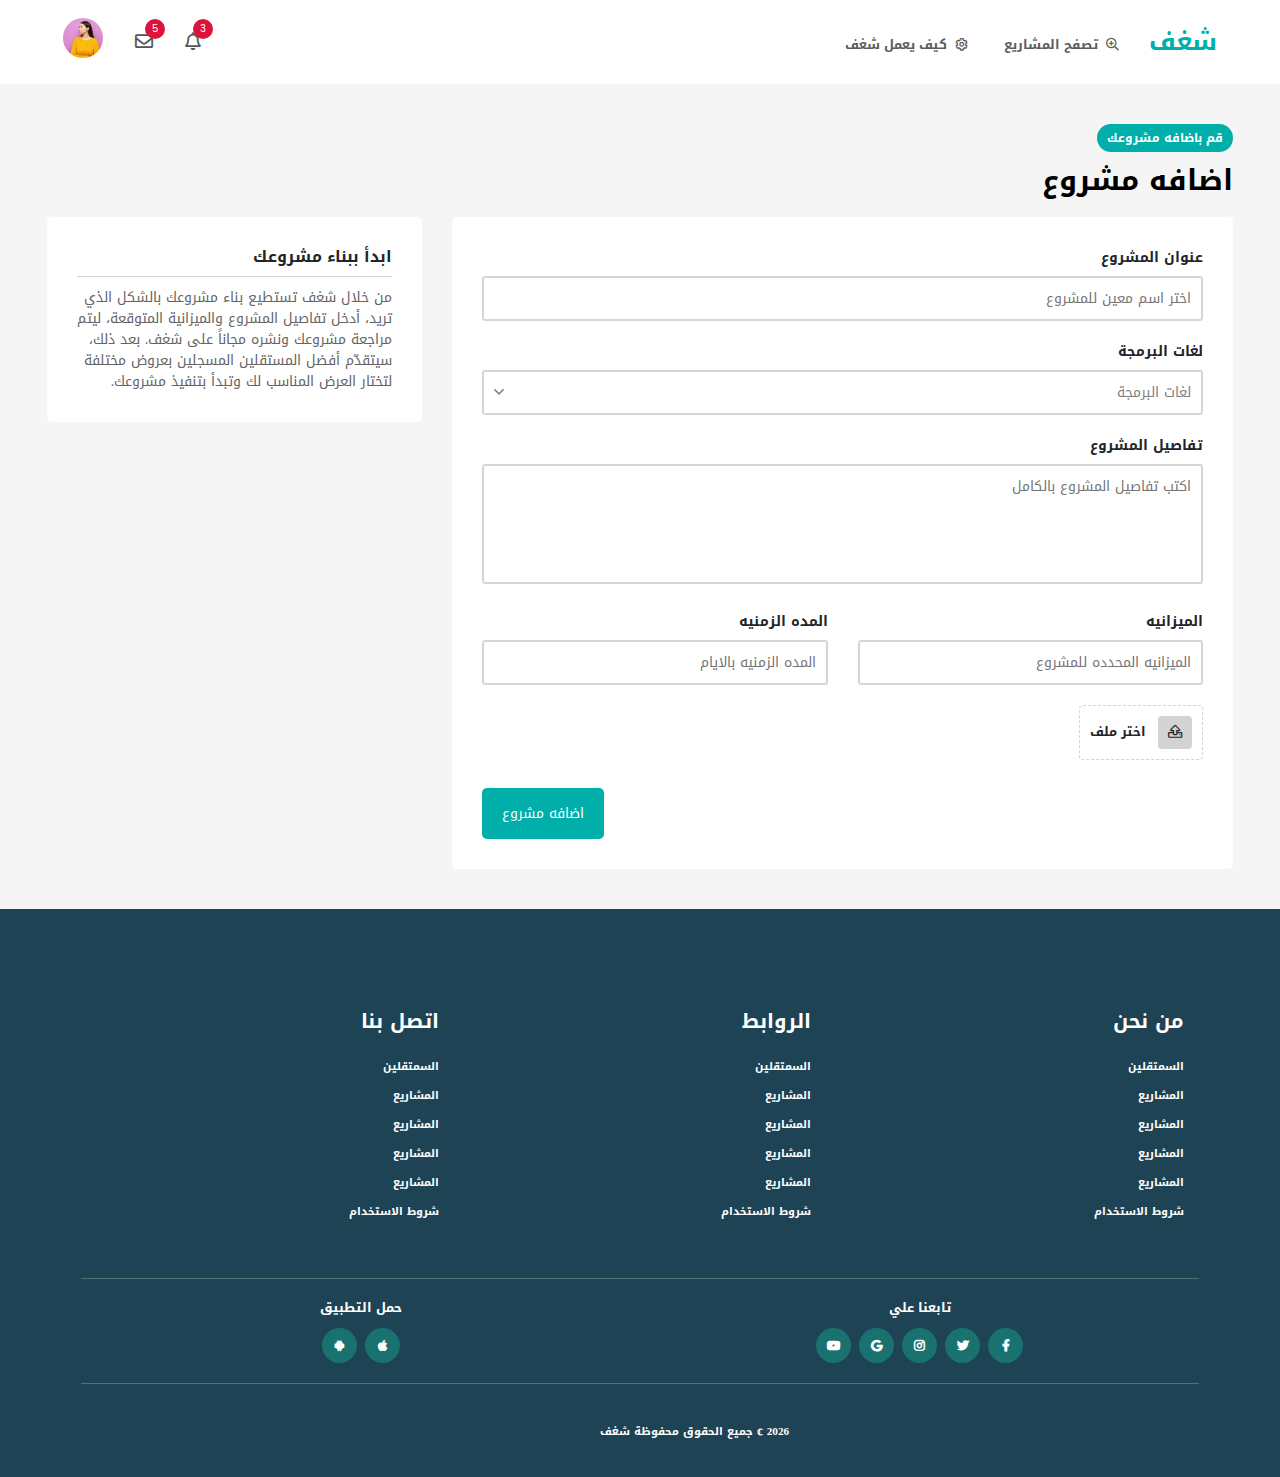
<file: add-project.html>
<!DOCTYPE html>
<html lang="en">

<head>
    <meta charset="UTF-8">
    <meta name="viewport" content="width=device-width, initial-scale=1.0">
    <title>Add Project</title>
    <link rel="stylesheet" href="css/bootstrap.css">
    <link rel="stylesheet" href="css/font-awesome.css">
    <link rel="stylesheet" href="css/widgets.css">
    <link rel="stylesheet" href="css/projects.css">
</head>

<body>
    <!--user nav-->
    <nav class="navbar user-nav navbar-expand-lg">
        <div class="container-fluid">
            <a class="navbar-brand" href="#">
                شغف
            </a>

            <div id="wrapper" class="navbar-toggler" data-toggle="collapse" data-target="#navbarSupportedContent"
                aria-controls="navbarSupportedContent" aria-expanded="false" aria-label="Toggle navigation">
                <div class="main-item menu">
                    <span class="line line01"></span>
                    <span class="line line02"></span>
                    <span class="line line03"></span>
                </div>
            </div>

            <div class="collapse navbar-collapse" id="navbarSupportedContent">
                <ul class="navbar-nav ml-auto">
                    <li class="nav-item">
                        <a class="nav-link hasBorder" id="about" href="#">
                            <i class="far fa-search-plus"></i>
                            تصفح المشاريع
                        </a>
                    </li>
                    <li class="nav-item">
                        <a class="nav-link hasBorder" id="brands" href="#">
                            <i class="far fa-cog"></i>
                            كيف يعمل شغف
                        </a>
                    </li>
                </ul class="navbar-nav mr-auto">

                <div class="admin">
                    <ul>
                        <li class="nav-item dropdown">
                            <a class="nav-link dropdown-toggle" href="#" id="navbarDropdown" role="button"
                                data-toggle="dropdown" aria-haspopup="true" aria-expanded="false">
                                <i class="far fa-bell"></i>
                                <span class="getter">
                                    3
                                </span>
                            </a>
                            <div class="dropdown-menu dropdown-menu-left  animate slideIn"
                                aria-labelledby="navbarDropdown">
                                <div class="title">
                                    <span>
                                        لديك 3 طلبات

                                    </span>
                                </div>
                                <a class="dropdown-item" href="#">Another action</a>
                                <a class="dropdown-item" href="#">Something else here</a>
                            </div>
                        </li>
                        <li class="nav-item dropdown">
                            <a class="nav-link dropdown-toggle" href="#" id="navbarDropdown" role="button"
                                data-toggle="dropdown" aria-haspopup="true" aria-expanded="false">
                                <i class="far fa-envelope"></i>
                                <span class="getter">
                                    5
                                </span>
                            </a>
                            <div class="dropdown-menu dropdown-menu-left animate slideIn"
                                aria-labelledby="navbarDropdown">
                                <div class="title">
                                    <span>
                                        لديك 3 اشعارات
                                    </span>
                                </div>
                                <a class="dropdown-item" href="#">Another action</a>
                                <a class="dropdown-item" href="#">Something else here</a>
                            </div>
                        </li>
                        <li class="nav-item dropdown">
                            <a class="nav-link dropdown-toggle" href="#" id="navbarDropdown" role="button"
                                data-toggle="dropdown" aria-haspopup="true" aria-expanded="false">
                                <div class="profile">
                                    <img src="img/avatar/hero.jpg" alt="" />
                                </div>
                            </a>
                            <div class="dropdown-menu dropdown-menu-left animate slideIn"
                                aria-labelledby="navbarDropdown">
                                <div class="title">
                                    <span>
                                        فلان الفلاني
                                    </span>
                                </div>
                                <a class="dropdown-item" href="#">
                                    <i class="far fa-user"></i> الصفحة الشخصية
                                </a>
                                <a class="dropdown-item" href="#">
                                    <i class="far fa-cog"></i> الضبط
                                </a>
                                <a class="dropdown-item" href="#">
                                    <i class="far fa-sign-out"></i> الخروج
                                </a>
                            </div>
                        </li>
                    </ul>
                </div>
            </div>
        </div>
    </nav>


    <!--balance-->
    <div class="add-project projects-title text-right">
        <div class="container-fluid">
            <div class="title-space">
                <span class="title">
                    قم باضافه مشروعك
                </span>
                <h2 class="title">
                    اضافه مشروع
                </h2>
            </div>


            <div class="row text-righted">
                <div class="col-12 col-sm-12 col-md-12 col-lg-8 col-xl-8 add">
                    <div class="child">
                        <div class="form">
                            <form action="">
                                <div class="row">
                                    <div class="col-12 col-sm-12 col-md-12 col-lg-12 col-xl-12">
                                        <div class="input">
                                            <label for="">
                                                عنوان المشروع
                                            </label>
                                            <input type="text" placeholder="اختر اسم معين للمشروع" name="" id="">
                                        </div>
                                    </div>
                                    <!---->

                                    <div class="col-12 col-sm-12 col-md-12 col-lg-12 col-xl-12">
                                        <div class="input">
                                            <label for="">
                                                لغات البرمجة
                                            </label>
                                            <select class="sel" name="reason" required="">
                                                <option value="" disabled="" selected=""> لغات البرمجة </option>
                                                <option value="6">Html</option>
                                                <option value="6">css</option>
                                                <option value="6">java script</option>
                                                <option value="6">python</option>
                                                <option value="6">c#</option>
                                                <option value="6">prolog</option>
                                            </select>
                                        </div>
                                    </div>
                                    <!---->

                                    <div class="col-12 col-sm-12 col-md-12 col-lg-12 col-xl-12">
                                        <div class="input">
                                            <label for="">
                                                تفاصيل المشروع
                                            </label>
                                            <textarea id="" placeholder="اكتب تفاصيل المشروع بالكامل"
                                                name=""></textarea>
                                        </div>
                                    </div>
                                    <!---->

                                    <div class="col-12 col-sm-12 col-md-12 col-lg-6 col-xl-6">
                                        <div class="input">
                                            <label for="">
                                                الميزانيه
                                            </label>
                                            <input type="number" placeholder="الميزانيه المحدده للمشروع" name="" id="">
                                        </div>
                                    </div>
                                    <!---->

                                    <div class="col-12 col-sm-12 col-md-12 col-lg-6 col-xl-6">
                                        <div class="input">
                                            <label for="">
                                                المده الزمنيه
                                            </label>
                                            <input type="number" placeholder="المده الزمنيه بالايام " name="" id="">
                                        </div>
                                    </div>
                                    <!---->

                                    <div class="col-12 col-sm-12 col-md-12 col-lg-6 col-xl-6">
                                        <div class="input">
                                            <label class="file" for="chooseFile">
                                                <i class="far fa-upload"></i>
                                                اختر ملف
                                            </label>
                                            <input type="file" id="chooseFile">
                                        </div>
                                    </div>
                                    <!---->

                                    <div class="col-12 col-sm-12 col-md-12 col-lg-12 col-xl-12">
                                        <button>
                                            اضافه مشروع
                                        </button>
                                    </div>
                                </div>
                            </form>
                        </div>
                    </div>
                </div>
                <div class="col-12 col-sm-12 col-md-12 col-lg-4 col-xl-4 tips">
                    <div class="child">
                        <h6>ابدأ ببناء مشروعك</h6>
                        <p>
                            من خلال شغف تستطيع بناء مشروعك بالشكل الذي تريد، أدخل تفاصيل المشروع والميزانية
                            المتوقعة، ليتم مراجعة مشروعك ونشره مجاناً على شغف.
                            بعد ذلك، سيتقدّم أفضل المستقلين المسجلين بعروض مختلفة لتختار العرض المناسب لك وتبدأ
                            بتنفيذ مشروعك.
                        </p>
                    </div>
                </div>
            </div>
        </div>
    </div>




    <!--footer-->
    <footer>
        <div class="custom-container">
            <div class="row">
                <div class="col-12 col-sm-6 col-md-6 col-lg-4 col-xl-4 text-righted">
                    <h5>
                        من نحن
                    </h5>
                    <ul>
                        <li>
                            <a href="faq.html">
                                السمتقلين
                            </a>
                        </li>
                        <li>
                            <a href="privacy.html">
                                المشاريع
                            </a>
                        </li>

                        <li>
                            <a href="privacy.html">
                                المشاريع
                            </a>
                        </li>

                        <li>
                            <a href="privacy.html">
                                المشاريع
                            </a>
                        </li>

                        <li>
                            <a href="privacy.html">
                                المشاريع
                            </a>
                        </li>

                        <li>
                            <a href="privacy.html">
                                شروط الاستخدام
                            </a>
                        </li>

                    </ul>
                </div>
                <div class="col-12 col-sm-6 col-md-6 col-lg-4 col-xl-4">
                    <h5>
                        الروابط
                    </h5>
                    <ul>
                        <li>
                            <a href="faq.html">
                                السمتقلين
                            </a>
                        </li>
                        <li>
                            <a href="privacy.html">
                                المشاريع
                            </a>
                        </li>

                        <li>
                            <a href="privacy.html">
                                المشاريع
                            </a>
                        </li>

                        <li>
                            <a href="privacy.html">
                                المشاريع
                            </a>
                        </li>

                        <li>
                            <a href="privacy.html">
                                المشاريع
                            </a>
                        </li>

                        <li>
                            <a href="privacy.html">
                                شروط الاستخدام
                            </a>
                        </li>

                    </ul>
                </div>
                <div class="col-12 col-sm-6 col-md-6 col-lg-4 col-xl-4">
                    <h5>
                        اتصل بنا
                    </h5>
                    <ul>
                        <li>
                            <a href="faq.html">
                                السمتقلين
                            </a>
                        </li>
                        <li>
                            <a href="privacy.html">
                                المشاريع
                            </a>
                        </li>

                        <li>
                            <a href="privacy.html">
                                المشاريع
                            </a>
                        </li>

                        <li>
                            <a href="privacy.html">
                                المشاريع
                            </a>
                        </li>

                        <li>
                            <a href="privacy.html">
                                المشاريع
                            </a>
                        </li>

                        <li>
                            <a href="privacy.html">
                                شروط الاستخدام
                            </a>
                        </li>

                    </ul>
                </div>

                <div class="col-12 col-sm-6 col-md-6 col-lg-12 col-xl-12">
                    <div class="row">
                        <div class="col-12 col-sm-12 col-md-12 col-lg-6 col-xl-6 linker">
                            <div class="d-flex">
                                <span class="span-t">
                                    تابعنا علي
                                </span>
                                <div class="d-flex">
                                    <span class="social-icon">
                                        <a href="">
                                            <i class="fab fa-facebook-f"></i>
                                        </a>
                                    </span>

                                    <span class="social-icon">
                                        <a href="">
                                            <i class="fab fa-twitter"></i>
                                        </a>
                                    </span>

                                    <span class="social-icon">
                                        <a href="">
                                            <i class="fab fa-instagram"></i>
                                        </a>
                                    </span>

                                    <span class="social-icon">
                                        <a href="">
                                            <i class="fab fa-google"></i>
                                        </a>
                                    </span>

                                    <span class="social-icon">
                                        <a href="">
                                            <i class="fab fa-youtube"></i>
                                        </a>
                                    </span>
                                </div>
                            </div>
                        </div>

                        <div class="col-12 col-sm-12 col-md-12 col-lg-6 col-xl-6 linker">
                            <div class="d-flex">
                                <span class="span-t">
                                    حمل التطبيق
                                </span>
                                <div class="d-flex">
                                    <span class="social-icon">
                                        <a href="">
                                            <i class="fab fa-apple"></i>
                                        </a>
                                    </span>

                                    <span class="social-icon">
                                        <a href="">
                                            <i class="fab fa-android"></i>
                                        </a>
                                    </span>
                                </div>
                            </div>
                        </div>
                    </div>
                </div>
            </div>
            <div class="copyRights text-center">
                <p>
                    <script>
                        document.write(new Date().getFullYear());
                    </script>
                    &copf;
                    جميع الحقوق محفوظة شغف
                </p>

            </div>
        </div>
    </footer>





    <script src="js/jquery.js"></script>
    <script src="js/bootstrap.js"></script>
    <script src="js/index.js"></script>
</body>

</html>
</file>
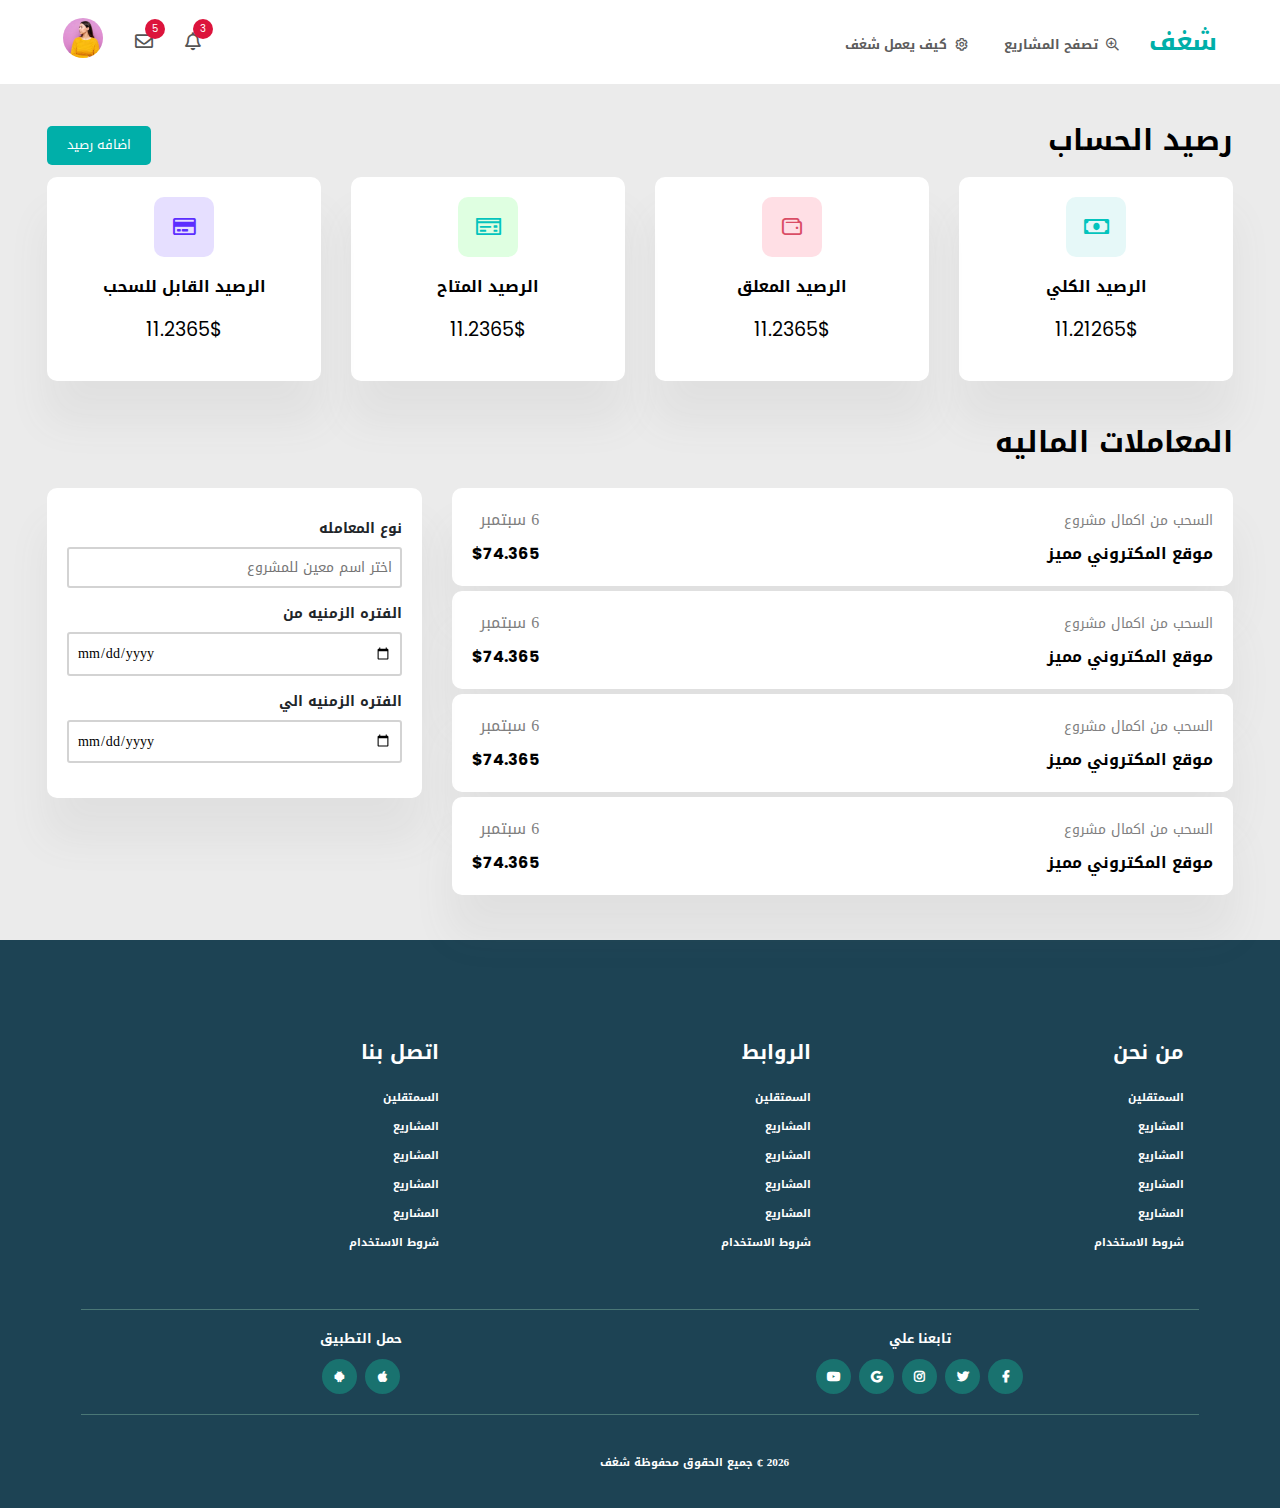
<file: balance.html>
<!DOCTYPE html>
<html lang="en">

<head>
    <meta charset="UTF-8">
    <meta name="viewport" content="width=device-width, initial-scale=1.0">
    <title>Balance</title>
    <link rel="stylesheet" href="css/bootstrap.css">
    <link rel="stylesheet" href="css/font-awesome.css">
    <link rel="stylesheet" href="css/widgets.css">
    <link rel="stylesheet" href="css/profile.css">
</head>

<body>

    <!-- Modal -->
    <div class="modal fade" id="exampleModalCenter" tabindex="-1" role="dialog"
        aria-labelledby="exampleModalCenterTitle" aria-hidden="true">
        <div class="modal-dialog modal-dialog-centered" role="document">
            <div class="modal-content">
                <div class="modal-header">
                    <h6 class="modal-title" id="exampleModalLongTitle">اشحن الرصيد </h6>

                    <button type="button" class="close" data-dismiss="modal" aria-label="Close">
                        <span aria-hidden="true">&times;</span>
                    </button>

                </div>
                <div class="modal-body text-center">
                    <div class="input text-righted">
                        <label for="">
                            اسم البطاقه
                        </label>
                        <input type="text" placeholder="">
                    </div>

                    <div class="input text-righted">
                        <label for="">
                            نوع البطاقه
                        </label>
                        <input type="text" placeholder="">
                    </div>

                    <div class="input text-righted">
                        <label for="">
                            رقم البطاقه
                        </label>
                        <input type="text" placeholder="">
                    </div>
                </div>
                <div class="modal-footer">
                    <button type="button">حفظ </button>
                </div>
            </div>
        </div>
    </div>

    <!--user nav-->
    <nav class="navbar user-nav navbar-expand-lg">
        <div class="container-fluid">
            <a class="navbar-brand" href="#">
                شغف
            </a>

            <div id="wrapper" class="navbar-toggler" data-toggle="collapse" data-target="#navbarSupportedContent"
                aria-controls="navbarSupportedContent" aria-expanded="false" aria-label="Toggle navigation">
                <div class="main-item menu">
                    <span class="line line01"></span>
                    <span class="line line02"></span>
                    <span class="line line03"></span>
                </div>
            </div>

            <div class="collapse navbar-collapse" id="navbarSupportedContent">
                <ul class="navbar-nav ml-auto">
                    <li class="nav-item">
                        <a class="nav-link hasBorder" id="about" href="#">
                            <i class="far fa-search-plus"></i>
                            تصفح المشاريع
                        </a>
                    </li>
                    <li class="nav-item">
                        <a class="nav-link hasBorder" id="brands" href="#">
                            <i class="far fa-cog"></i>
                            كيف يعمل شغف
                        </a>
                    </li>
                </ul class="navbar-nav mr-auto">

                <div class="admin">
                    <ul>
                        <li class="nav-item dropdown">
                            <a class="nav-link dropdown-toggle" href="#" id="navbarDropdown" role="button"
                                data-toggle="dropdown" aria-haspopup="true" aria-expanded="false">
                                <i class="far fa-bell"></i>
                                <span class="getter">
                                    3
                                </span>
                            </a>
                            <div class="dropdown-menu dropdown-menu-left  animate slideIn"
                                aria-labelledby="navbarDropdown">
                                <div class="title">
                                    <span>
                                        لديك 3 طلبات

                                    </span>
                                </div>
                                <a class="dropdown-item" href="#">Another action</a>
                                <a class="dropdown-item" href="#">Something else here</a>
                            </div>
                        </li>
                        <li class="nav-item dropdown">
                            <a class="nav-link dropdown-toggle" href="#" id="navbarDropdown" role="button"
                                data-toggle="dropdown" aria-haspopup="true" aria-expanded="false">
                                <i class="far fa-envelope"></i>
                                <span class="getter">
                                    5
                                </span>
                            </a>
                            <div class="dropdown-menu dropdown-menu-left animate slideIn"
                                aria-labelledby="navbarDropdown">
                                <div class="title">
                                    <span>
                                        لديك 3 اشعارات
                                    </span>
                                </div>
                                <a class="dropdown-item" href="#">Another action</a>
                                <a class="dropdown-item" href="#">Something else here</a>
                            </div>
                        </li>
                        <li class="nav-item dropdown">
                            <a class="nav-link dropdown-toggle" href="#" id="navbarDropdown" role="button"
                                data-toggle="dropdown" aria-haspopup="true" aria-expanded="false">
                                <div class="profile">
                                    <img src="img/avatar/hero.jpg" alt="" />
                                </div>
                            </a>
                            <div class="dropdown-menu dropdown-menu-left animate slideIn"
                                aria-labelledby="navbarDropdown">
                                <div class="title">
                                    <span>
                                        فلان الفلاني
                                    </span>
                                </div>
                                <a class="dropdown-item" href="#">
                                    <i class="far fa-user"></i> الصفحة الشخصية
                                </a>
                                <a class="dropdown-item" href="#">
                                    <i class="far fa-cog"></i> الضبط
                                </a>
                                <a class="dropdown-item" href="#">
                                    <i class="far fa-sign-out"></i> الخروج
                                </a>
                            </div>
                        </li>
                    </ul>
                </div>
            </div>
        </div>
    </nav>


    <!--balance-->
    <div class="balance text-right">
        <div class="container-fluid">
            <div class="balance-space title-space">
                <div class="upper d-flex">
                    <div class="page-title">
                        <h2 class="title">
                            رصيد الحساب
                        </h2>
                    </div>

                    <div class="add-balance">
                        <button data-toggle="modal" data-target="#exampleModalCenter">
                            اضافه رصيد
                        </button>
                    </div>
                </div>


                <div class="row text-center">
                    <div class="col-12 col-sm-12 col-md-12 col-lg-3 col-xl-3 parent">
                        <div class="child">
                            <div class="icon">
                                <i class="far fa-money-bill"></i>
                            </div>
                            <h6>
                                الرصيد الكلي
                            </h6>
                            <p>
                                11.21265$
                            </p>
                        </div>
                    </div>
                    <!---->

                    <div class="col-12 col-sm-12 col-md-12 col-lg-3 col-xl-3 parent">
                        <div class="child">
                            <div class="icon">
                                <i class="far fa-wallet"></i>
                            </div>
                            <h6>
                                الرصيد المعلق
                            </h6>
                            <p>
                                11.2365$
                            </p>
                        </div>
                    </div>
                    <!---->

                    <div class="col-12 col-sm-12 col-md-12 col-lg-3 col-xl-3 parent">
                        <div class="child">
                            <div class="icon">
                                <i class="far fa-money-check"></i>
                            </div>
                            <h6>
                                الرصيد المتاح
                            </h6>
                            <p>
                                11.2365$
                            </p>
                        </div>
                    </div>
                    <!---->

                    <div class="col-12 col-sm-12 col-md-12 col-lg-3 col-xl-3 parent">
                        <div class="child">
                            <div class="icon">
                                <i class="far fa-credit-card"></i>
                            </div>
                            <h6>
                                الرصيد القابل للسحب
                            </h6>
                            <p>
                                11.2365$
                            </p>
                        </div>
                    </div>
                    <!---->
                </div>

                <div class="upper upper-2 d-flex">
                    <div class="page-title">
                        <h2 class="title">
                            المعاملات الماليه
                        </h2>
                    </div>
                </div>

                <div class="row">

                    <div class="col-12 col-sm-12 col-md-12 col-lg-8 col-xl-8 profits">
                        <div class="child">
                            <div class="profit">
                                <div class="details">
                                    <span>
                                        السحب من اكمال مشروع
                                    </span>

                                    <a href="">
                                        موقع المكتروني مميز
                                    </a>
                                </div>

                                <div class="left-details">
                                    <span class="date">
                                        6 سبتمبر
                                    </span>
                                    <span class="price">
                                        $74.365
                                    </span>
                                </div>

                            </div>
                        </div>

                        <div class="child">
                            <div class="profit">
                                <div class="details">
                                    <span>
                                        السحب من اكمال مشروع
                                    </span>

                                    <a href="">
                                        موقع المكتروني مميز
                                    </a>
                                </div>

                                <div class="left-details">
                                    <span class="date">
                                        6 سبتمبر
                                    </span>
                                    <span class="price">
                                        $74.365
                                    </span>
                                </div>

                            </div>
                        </div>

                        <div class="child">
                            <div class="profit">
                                <div class="details">
                                    <span>
                                        السحب من اكمال مشروع
                                    </span>

                                    <a href="">
                                        موقع المكتروني مميز
                                    </a>
                                </div>

                                <div class="left-details">
                                    <span class="date">
                                        6 سبتمبر
                                    </span>
                                    <span class="price">
                                        $74.365
                                    </span>
                                </div>

                            </div>
                        </div>

                        <div class="child">
                            <div class="profit">
                                <div class="details">
                                    <span>
                                        السحب من اكمال مشروع
                                    </span>

                                    <a href="">
                                        موقع المكتروني مميز
                                    </a>
                                </div>

                                <div class="left-details">
                                    <span class="date">
                                        6 سبتمبر
                                    </span>
                                    <span class="price">
                                        $74.365
                                    </span>
                                </div>

                            </div>
                        </div>

                    </div>

                    <div class="col-12 col-sm-12 col-md-12 col-lg-4 col-xl-4 show-first">
                        <!--filter-->
                        <div class="filter small-filter">
                            <div class="row">
                                <div class="col-12 col-sm-12 col-md-12 col-lg-12 col-xl-12">
                                    <div class="child">
                                        <div class="row">
                                            <div class="col-12 col-sm-12 col-md-12 col-lg-12 col-xl-12">
                                                <div class="input">
                                                    <label for="">
                                                        نوع المعامله
                                                    </label>
                                                    <input type="text" placeholder="اختر اسم معين للمشروع " name=""
                                                        id="">
                                                </div>
                                            </div>


                                            <div class="col-12 col-sm-12 col-md-12 col-lg-12 col-xl-12">
                                                <div class="input">
                                                    <label for="">
                                                        الفتره الزمنيه من
                                                    </label>
                                                    <input type="date" name="" id="">
                                                </div>
                                            </div>

                                            <div class="col-12 col-sm-12 col-md-12 col-lg-12 col-xl-12">
                                                <div class="input">
                                                    <label for="">
                                                        الفتره الزمنيه الي
                                                    </label>
                                                    <input type="date" name="" id="">
                                                </div>
                                            </div>
                                        </div>
                                    </div>
                                </div>
                            </div>
                        </div>
                        <!--filter end-->
                    </div>

                </div>


            </div>
        </div>
    </div>




    <!--footer-->
    <footer>
        <div class="custom-container">
            <div class="row">
                <div class="col-12 col-sm-6 col-md-6 col-lg-4 col-xl-4 text-righted">
                    <h5>
                        من نحن
                    </h5>
                    <ul>
                        <li>
                            <a href="faq.html">
                                السمتقلين
                            </a>
                        </li>
                        <li>
                            <a href="privacy.html">
                                المشاريع
                            </a>
                        </li>

                        <li>
                            <a href="privacy.html">
                                المشاريع
                            </a>
                        </li>

                        <li>
                            <a href="privacy.html">
                                المشاريع
                            </a>
                        </li>

                        <li>
                            <a href="privacy.html">
                                المشاريع
                            </a>
                        </li>

                        <li>
                            <a href="privacy.html">
                                شروط الاستخدام
                            </a>
                        </li>

                    </ul>
                </div>
                <div class="col-12 col-sm-6 col-md-6 col-lg-4 col-xl-4">
                    <h5>
                        الروابط
                    </h5>
                    <ul>
                        <li>
                            <a href="faq.html">
                                السمتقلين
                            </a>
                        </li>
                        <li>
                            <a href="privacy.html">
                                المشاريع
                            </a>
                        </li>

                        <li>
                            <a href="privacy.html">
                                المشاريع
                            </a>
                        </li>

                        <li>
                            <a href="privacy.html">
                                المشاريع
                            </a>
                        </li>

                        <li>
                            <a href="privacy.html">
                                المشاريع
                            </a>
                        </li>

                        <li>
                            <a href="privacy.html">
                                شروط الاستخدام
                            </a>
                        </li>

                    </ul>
                </div>
                <div class="col-12 col-sm-6 col-md-6 col-lg-4 col-xl-4">
                    <h5>
                        اتصل بنا
                    </h5>
                    <ul>
                        <li>
                            <a href="faq.html">
                                السمتقلين
                            </a>
                        </li>
                        <li>
                            <a href="privacy.html">
                                المشاريع
                            </a>
                        </li>

                        <li>
                            <a href="privacy.html">
                                المشاريع
                            </a>
                        </li>

                        <li>
                            <a href="privacy.html">
                                المشاريع
                            </a>
                        </li>

                        <li>
                            <a href="privacy.html">
                                المشاريع
                            </a>
                        </li>

                        <li>
                            <a href="privacy.html">
                                شروط الاستخدام
                            </a>
                        </li>

                    </ul>
                </div>

                <div class="col-12 col-sm-6 col-md-6 col-lg-12 col-xl-12">
                    <div class="row">
                        <div class="col-12 col-sm-12 col-md-12 col-lg-6 col-xl-6 linker">
                            <div class="d-flex">
                                <span class="span-t">
                                    تابعنا علي
                                </span>
                                <div class="d-flex">
                                    <span class="social-icon">
                                        <a href="">
                                            <i class="fab fa-facebook-f"></i>
                                        </a>
                                    </span>

                                    <span class="social-icon">
                                        <a href="">
                                            <i class="fab fa-twitter"></i>
                                        </a>
                                    </span>

                                    <span class="social-icon">
                                        <a href="">
                                            <i class="fab fa-instagram"></i>
                                        </a>
                                    </span>

                                    <span class="social-icon">
                                        <a href="">
                                            <i class="fab fa-google"></i>
                                        </a>
                                    </span>

                                    <span class="social-icon">
                                        <a href="">
                                            <i class="fab fa-youtube"></i>
                                        </a>
                                    </span>
                                </div>
                            </div>
                        </div>

                        <div class="col-12 col-sm-12 col-md-12 col-lg-6 col-xl-6 linker">
                            <div class="d-flex">
                                <span class="span-t">
                                    حمل التطبيق
                                </span>
                                <div class="d-flex">
                                    <span class="social-icon">
                                        <a href="">
                                            <i class="fab fa-apple"></i>
                                        </a>
                                    </span>

                                    <span class="social-icon">
                                        <a href="">
                                            <i class="fab fa-android"></i>
                                        </a>
                                    </span>
                                </div>
                            </div>
                        </div>
                    </div>
                </div>
            </div>
            <div class="copyRights text-center">
                <p>
                    <script>
                        document.write(new Date().getFullYear());
                    </script>
                    &copf;
                    جميع الحقوق محفوظة شغف
                </p>

            </div>
        </div>
    </footer>





    <script src="js/jquery.js"></script>
    <script src="js/bootstrap.js"></script>
    <script src="js/index.js"></script>
</body>

</html>
</file>
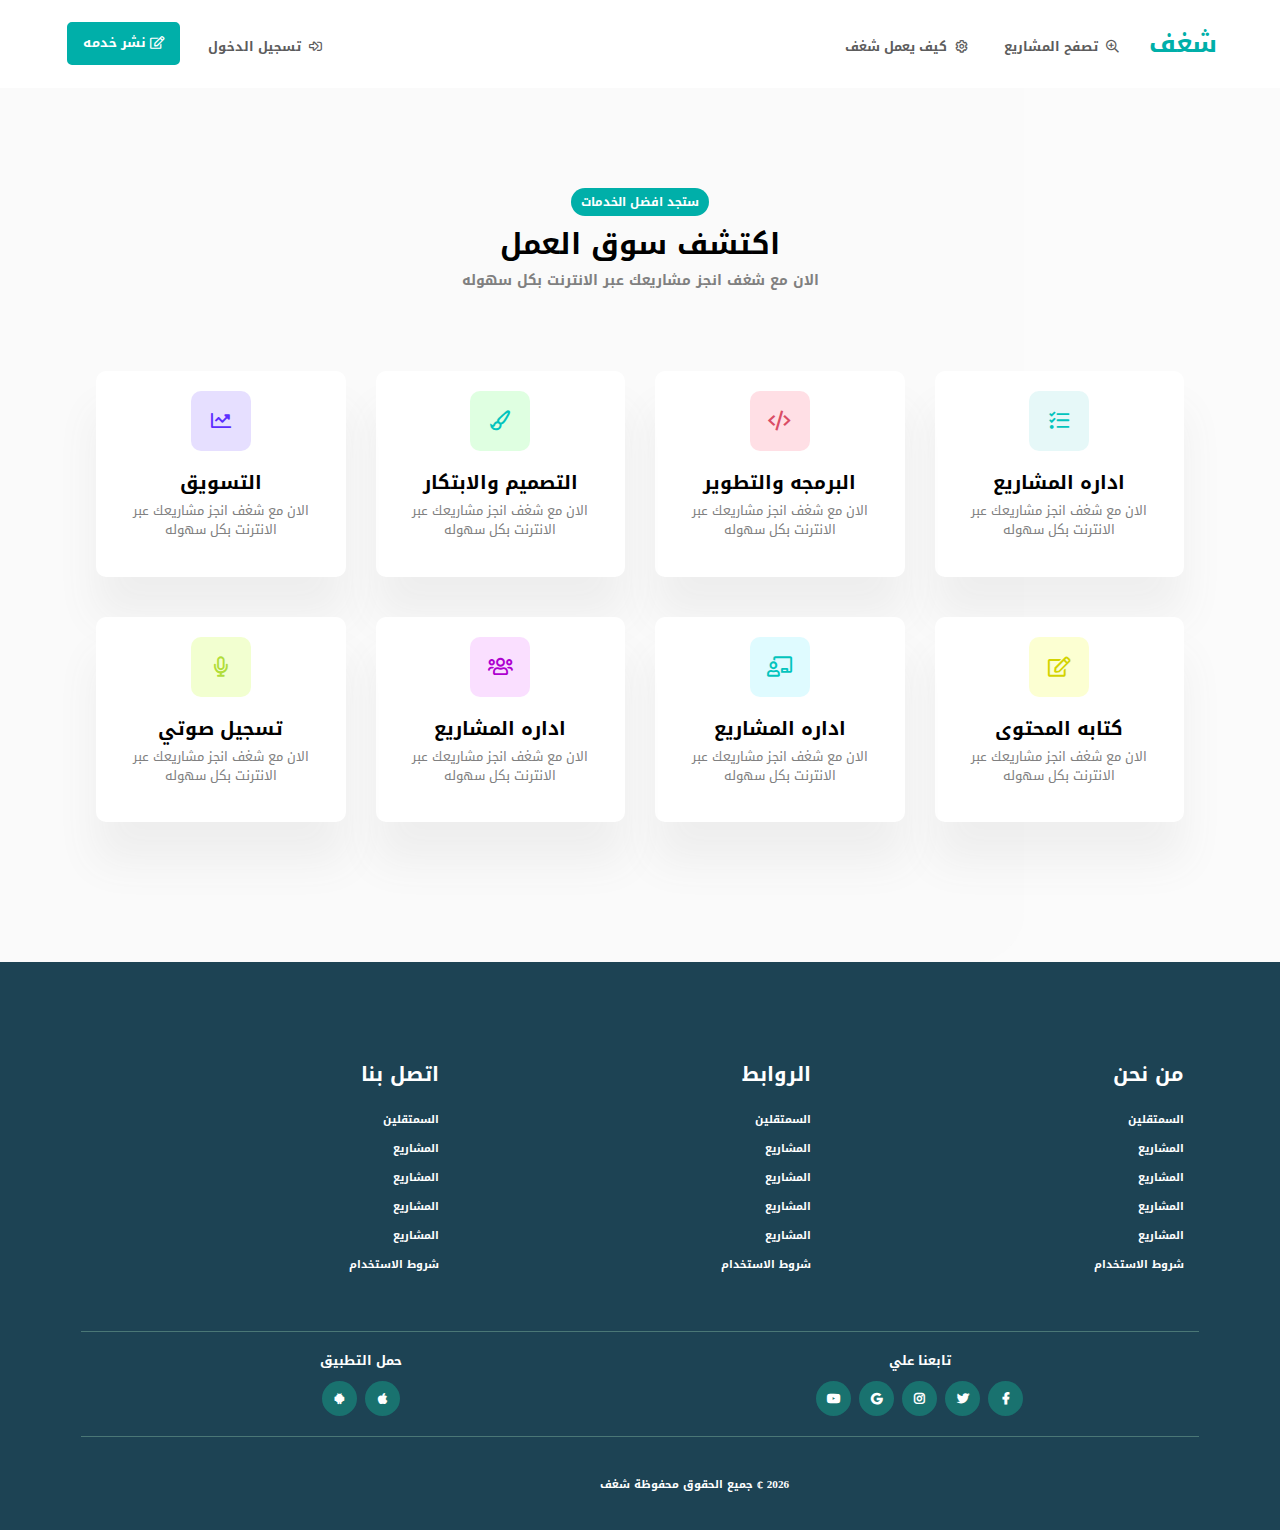
<file: categories.html>
<!DOCTYPE html>
<html lang="en">

<head>
    <meta charset="UTF-8">
    <meta name="viewport" content="width=device-width, initial-scale=1.0">
    <title>Home</title>
    <link rel="stylesheet" href="css/bootstrap.css">
    <link rel="stylesheet" href="css/font-awesome.css">
    <link rel="stylesheet" href="css/bootstrap.css">
    <link rel="stylesheet" href="css/style.css">
    <link rel="stylesheet" href="css/widgets.css">
    <link rel="stylesheet" href="css/owl.theme.default.css">
    <link rel="stylesheet" href="css/owl.carousel.min.css">
</head>

<body>


    <!-- <div class="preloader" id="preloader">
        <div class="span">
            <div class="timer"></div>
        </div>

    </div> -->

    <!--navigation bar-->
    <nav class="navbar navbar-expand-lg">
        <div class="container-fluid">
            <a class="navbar-brand" href="#">
                شغف
            </a>

            <div id="wrapper" class="navbar-toggler" data-toggle="collapse" data-target="#navbarSupportedContent"
                aria-controls="navbarSupportedContent" aria-expanded="false" aria-label="Toggle navigation">
                <div class="main-item menu">
                    <span class="line line01"></span>
                    <span class="line line02"></span>
                    <span class="line line03"></span>
                </div>
            </div>

            <div class="collapse navbar-collapse" id="navbarSupportedContent">
                <ul class="navbar-nav ml-auto">

                    <li class="nav-item">
                        <a class="nav-link " id="" href="projects.html">
                            <i class="far fa-search-plus"></i>
                            تصفح المشاريع
                        </a>
                    </li>
                    <li class="nav-item">
                        <a class="nav-link " id="" href="#">
                            <i class="far fa-cog"></i>
                            كيف يعمل شغف
                        </a>
                    </li>

                </ul>

                <ul class="navbar-nav mr-auto">

                    <li class="nav-item">
                        <a class="nav-link" id="" href="sign.html">
                            <i class="far fa-sign-in-alt"></i>
                            تسجيل الدخول
                        </a>
                    </li>

                    <li class="nav-item">
                        <a class="nav-link sign" id="" href="">
                            <i class="far fa-edit"></i>
                            نشر خدمه
                        </a>
                    </li>
                </ul>
            </div>
        </div>
    </nav>




    <!--services-->
    <section class="services">
        <div class="custom-container text-center">
            <span class="title">
                ستجد افضل الخدمات
            </span>
            <h2 class="title">
                اكتشف سوق العمل
            </h2>
            <p class="sub">
                الان مع شغف انجز مشاريعك عبر الانترنت بكل سهوله
            </p>
            <div class="row text-center">
                <div class="col-12 col-sm-12 col-md-12 col-lg-3 col-xl-3 parent">
                    <a href="projects.html">
                        <div class="child">
                            <div class="icon">
                                <i class="far fa-tasks"></i>
                            </div>
                            <h6>
                                اداره المشاريع
                            </h6>
                            <p>
                                الان مع شغف انجز مشاريعك عبر الانترنت بكل سهوله
                            </p>
                        </div>
                    </a>
                </div>
                <!---->
                <div class="col-12 col-sm-12 col-md-12 col-lg-3 col-xl-3 parent">
                    <a href="">
                        <div class="child">
                            <div class="icon">
                                <i class="far fa-code"></i>
                            </div>
                            <h6>
                                البرمجه والتطوير
                            </h6>
                            <p>
                                الان مع شغف انجز مشاريعك عبر الانترنت بكل سهوله
                            </p>
                        </div>
                    </a>
                </div>
                <!---->


                <div class="col-12 col-sm-12 col-md-12 col-lg-3 col-xl-3 parent">
                    <a href="projects.html">
                        <div class="child">
                            <div class="icon">
                                <i class="far fa-paint-brush"></i>
                            </div>
                            <h6>
                                التصميم والابتكار
                            </h6>
                            <p>
                                الان مع شغف انجز مشاريعك عبر الانترنت بكل سهوله
                            </p>
                        </div>
                    </a>
                </div>
                <!---->


                <div class="col-12 col-sm-12 col-md-12 col-lg-3 col-xl-3 parent">
                    <a href="projects.html">
                        <div class="child">
                            <div class="icon">
                                <i class="far fa-chart-line"></i>
                            </div>
                            <h6>
                                التسويق
                            </h6>
                            <p>
                                الان مع شغف انجز مشاريعك عبر الانترنت بكل سهوله
                            </p>
                        </div>
                    </a>
                </div>
                <!---->


                <div class="col-12 col-sm-12 col-md-12 col-lg-3 col-xl-3 parent">
                    <a href="projects.html">
                        <div class="child">
                            <div class="icon">
                                <i class="far fa-edit"></i>
                            </div>
                            <h6>
                                كتابه المحتوى
                            </h6>
                            <p>
                                الان مع شغف انجز مشاريعك عبر الانترنت بكل سهوله
                            </p>
                        </div>
                    </a>
                </div>
                <!---->


                <div class="col-12 col-sm-12 col-md-12 col-lg-3 col-xl-3 parent">
                    <a href="projects.html">
                        <div class="child">
                            <div class="icon">
                                <i class="far fa-chalkboard-teacher"></i>
                            </div>
                            <h6>
                                اداره المشاريع
                            </h6>
                            <p>
                                الان مع شغف انجز مشاريعك عبر الانترنت بكل سهوله
                            </p>
                        </div>
                    </a>
                </div>
                <!---->


                <div class="col-12 col-sm-12 col-md-12 col-lg-3 col-xl-3 parent">
                    <a href="projects.html">
                        <div class="child">
                            <div class="icon">
                                <i class="far fa-users"></i>
                            </div>
                            <h6>
                                اداره المشاريع
                            </h6>
                            <p>
                                الان مع شغف انجز مشاريعك عبر الانترنت بكل سهوله
                            </p>
                        </div>
                    </a>
                </div>
                <!---->


                <div class="col-12 col-sm-12 col-md-12 col-lg-3 col-xl-3 parent">
                    <a href="projects.html">
                        <div class="child">
                            <div class="icon">
                                <i class="far fa-microphone"></i>
                            </div>
                            <h6>
                                تسجيل صوتي
                            </h6>
                            <p>
                                الان مع شغف انجز مشاريعك عبر الانترنت بكل سهوله
                            </p>
                        </div>
                    </a>
                </div>
                <!---->
            </div>

        </div>
    </section>


    <!--footer-->
    <footer>
        <div class="custom-container">
            <div class="row">
                <div class="col-12 col-sm-6 col-md-6 col-lg-4 col-xl-4 text-righted">
                    <h5>
                        من نحن
                    </h5>
                    <ul>
                        <li>
                            <a href="faq.html">
                                السمتقلين
                            </a>
                        </li>
                        <li>
                            <a href="privacy.html">
                                المشاريع
                            </a>
                        </li>

                        <li>
                            <a href="privacy.html">
                                المشاريع
                            </a>
                        </li>

                        <li>
                            <a href="privacy.html">
                                المشاريع
                            </a>
                        </li>

                        <li>
                            <a href="privacy.html">
                                المشاريع
                            </a>
                        </li>

                        <li>
                            <a href="privacy.html">
                                شروط الاستخدام
                            </a>
                        </li>

                    </ul>
                </div>
                <div class="col-12 col-sm-6 col-md-6 col-lg-4 col-xl-4">
                    <h5>
                        الروابط
                    </h5>
                    <ul>
                        <li>
                            <a href="faq.html">
                                السمتقلين
                            </a>
                        </li>
                        <li>
                            <a href="privacy.html">
                                المشاريع
                            </a>
                        </li>

                        <li>
                            <a href="privacy.html">
                                المشاريع
                            </a>
                        </li>

                        <li>
                            <a href="privacy.html">
                                المشاريع
                            </a>
                        </li>

                        <li>
                            <a href="privacy.html">
                                المشاريع
                            </a>
                        </li>

                        <li>
                            <a href="privacy.html">
                                شروط الاستخدام
                            </a>
                        </li>

                    </ul>
                </div>
                <div class="col-12 col-sm-6 col-md-6 col-lg-4 col-xl-4">
                    <h5>
                        اتصل بنا
                    </h5>
                    <ul>
                        <li>
                            <a href="faq.html">
                                السمتقلين
                            </a>
                        </li>
                        <li>
                            <a href="privacy.html">
                                المشاريع
                            </a>
                        </li>

                        <li>
                            <a href="privacy.html">
                                المشاريع
                            </a>
                        </li>

                        <li>
                            <a href="privacy.html">
                                المشاريع
                            </a>
                        </li>

                        <li>
                            <a href="privacy.html">
                                المشاريع
                            </a>
                        </li>

                        <li>
                            <a href="privacy.html">
                                شروط الاستخدام
                            </a>
                        </li>

                    </ul>
                </div>

                <div class="col-12 col-sm-6 col-md-6 col-lg-12 col-xl-12">
                    <div class="row">
                        <div class="col-12 col-sm-12 col-md-12 col-lg-6 col-xl-6 linker">
                            <div class="d-flex">
                                <span class="span-t">
                                    تابعنا علي
                                </span>
                                <div class="d-flex">
                                    <span class="social-icon">
                                        <a href="">
                                            <i class="fab fa-facebook-f"></i>
                                        </a>
                                    </span>

                                    <span class="social-icon">
                                        <a href="">
                                            <i class="fab fa-twitter"></i>
                                        </a>
                                    </span>

                                    <span class="social-icon">
                                        <a href="">
                                            <i class="fab fa-instagram"></i>
                                        </a>
                                    </span>

                                    <span class="social-icon">
                                        <a href="">
                                            <i class="fab fa-google"></i>
                                        </a>
                                    </span>

                                    <span class="social-icon">
                                        <a href="">
                                            <i class="fab fa-youtube"></i>
                                        </a>
                                    </span>
                                </div>
                            </div>
                        </div>

                        <div class="col-12 col-sm-12 col-md-12 col-lg-6 col-xl-6 linker">
                            <div class="d-flex">
                                <span class="span-t">
                                    حمل التطبيق
                                </span>
                                <div class="d-flex">
                                    <span class="social-icon">
                                        <a href="">
                                            <i class="fab fa-apple"></i>
                                        </a>
                                    </span>

                                    <span class="social-icon">
                                        <a href="">
                                            <i class="fab fa-android"></i>
                                        </a>
                                    </span>
                                </div>
                            </div>
                        </div>
                    </div>
                </div>
            </div>
            <div class="copyRights text-center">
                <p>
                    <script>
                        document.write(new Date().getFullYear());
                    </script>
                    &copf;
                    جميع الحقوق محفوظة شغف
                </p>

            </div>
        </div>
    </footer>


    <!--scripts sources-->
    <script src=" js/jquery.js"> </script>
    <script src="js/bootstrap.js"></script>
    <script src="js/counter.js"></script>
    <script src="js/owl.carousel.min.js"></script>
    <script src="js/index.js"></script>
    <script src="js/pageloader.js"></script>

</body>

</html>
</file>
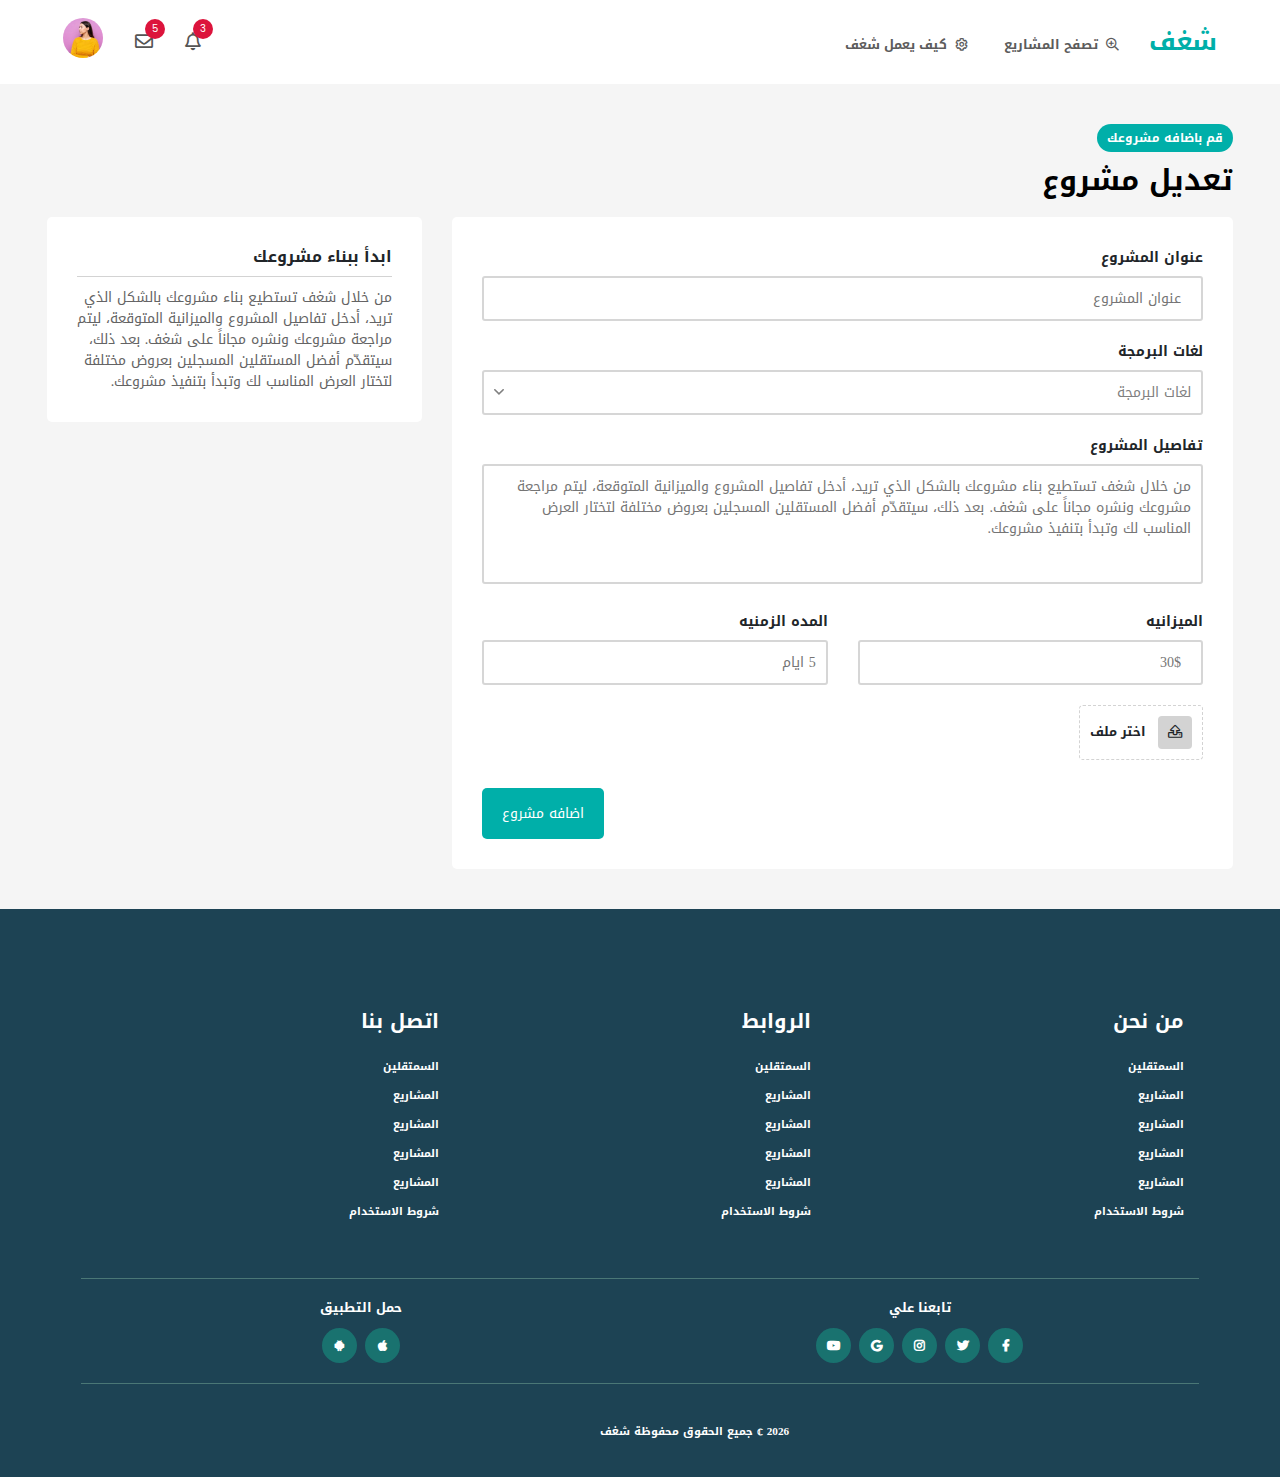
<file: edit-project.html>
<!DOCTYPE html>
<html lang="en">

<head>
    <meta charset="UTF-8">
    <meta name="viewport" content="width=device-width, initial-scale=1.0">
    <title>Edit Project</title>
    <link rel="stylesheet" href="css/bootstrap.css">
    <link rel="stylesheet" href="css/font-awesome.css">
    <link rel="stylesheet" href="css/widgets.css">
    <link rel="stylesheet" href="css/projects.css">
</head>

<body>
    <!--user nav-->
    <nav class="navbar user-nav navbar-expand-lg">
        <div class="container-fluid">
            <a class="navbar-brand" href="#">
                شغف
            </a>

            <div id="wrapper" class="navbar-toggler" data-toggle="collapse" data-target="#navbarSupportedContent"
                aria-controls="navbarSupportedContent" aria-expanded="false" aria-label="Toggle navigation">
                <div class="main-item menu">
                    <span class="line line01"></span>
                    <span class="line line02"></span>
                    <span class="line line03"></span>
                </div>
            </div>

            <div class="collapse navbar-collapse" id="navbarSupportedContent">
                <ul class="navbar-nav ml-auto">
                    <li class="nav-item">
                        <a class="nav-link hasBorder" id="about" href="#">
                            <i class="far fa-search-plus"></i>
                            تصفح المشاريع
                        </a>
                    </li>
                    <li class="nav-item">
                        <a class="nav-link hasBorder" id="brands" href="#">
                            <i class="far fa-cog"></i>
                            كيف يعمل شغف
                        </a>
                    </li>
                </ul class="navbar-nav mr-auto">

                <div class="admin">
                    <ul>
                        <li class="nav-item dropdown">
                            <a class="nav-link dropdown-toggle" href="#" id="navbarDropdown" role="button"
                                data-toggle="dropdown" aria-haspopup="true" aria-expanded="false">
                                <i class="far fa-bell"></i>
                                <span class="getter">
                                    3
                                </span>
                            </a>
                            <div class="dropdown-menu dropdown-menu-left  animate slideIn"
                                aria-labelledby="navbarDropdown">
                                <div class="title">
                                    <span>
                                        لديك 3 طلبات

                                    </span>
                                </div>
                                <a class="dropdown-item" href="#">Another action</a>
                                <a class="dropdown-item" href="#">Something else here</a>
                            </div>
                        </li>
                        <li class="nav-item dropdown">
                            <a class="nav-link dropdown-toggle" href="#" id="navbarDropdown" role="button"
                                data-toggle="dropdown" aria-haspopup="true" aria-expanded="false">
                                <i class="far fa-envelope"></i>
                                <span class="getter">
                                    5
                                </span>
                            </a>
                            <div class="dropdown-menu dropdown-menu-left animate slideIn"
                                aria-labelledby="navbarDropdown">
                                <div class="title">
                                    <span>
                                        لديك 3 اشعارات
                                    </span>
                                </div>
                                <a class="dropdown-item" href="#">Another action</a>
                                <a class="dropdown-item" href="#">Something else here</a>
                            </div>
                        </li>
                        <li class="nav-item dropdown">
                            <a class="nav-link dropdown-toggle" href="#" id="navbarDropdown" role="button"
                                data-toggle="dropdown" aria-haspopup="true" aria-expanded="false">
                                <div class="profile">
                                    <img src="img/avatar/hero.jpg" alt="" />
                                </div>
                            </a>
                            <div class="dropdown-menu dropdown-menu-left animate slideIn"
                                aria-labelledby="navbarDropdown">
                                <div class="title">
                                    <span>
                                        فلان الفلاني
                                    </span>
                                </div>
                                <a class="dropdown-item" href="#">
                                    <i class="far fa-user"></i> الصفحة الشخصية
                                </a>
                                <a class="dropdown-item" href="#">
                                    <i class="far fa-cog"></i> الضبط
                                </a>
                                <a class="dropdown-item" href="#">
                                    <i class="far fa-sign-out"></i> الخروج
                                </a>
                            </div>
                        </li>
                    </ul>
                </div>
            </div>
        </div>
    </nav>


    <!--balance-->
    <div class="add-project projects-title text-right">
        <div class="container-fluid">
            <div class="title-space">
                <span class="title">
                    قم باضافه مشروعك
                </span>
                <h2 class="title">
                    تعديل مشروع
                </h2>
            </div>


            <div class="row text-righted">
                <div class="col-12 col-sm-12 col-md-12 col-lg-8 col-xl-8 add">
                    <div class="child">
                        <div class="form">
                            <form action="">
                                <div class="row">
                                    <div class="col-12 col-sm-12 col-md-12 col-lg-12 col-xl-12">
                                        <div class="input">
                                            <label for="">
                                                عنوان المشروع
                                            </label>
                                            <input type="text" placeholder="  عنوان المشروع " name="" id="">
                                        </div>
                                    </div>
                                    <!---->

                                    <div class="col-12 col-sm-12 col-md-12 col-lg-12 col-xl-12">
                                        <div class="input">
                                            <label for="">
                                                لغات البرمجة
                                            </label>
                                            <select class="sel" name="reason" required="">
                                                <option value="" disabled="" selected=""> لغات البرمجة </option>
                                                <option value="6">Html</option>
                                                <option value="6">css</option>
                                                <option value="6">java script</option>
                                                <option value="6">python</option>
                                                <option value="6">c#</option>
                                                <option value="6">prolog</option>
                                            </select>
                                        </div>
                                    </div>
                                    <!---->

                                    <div class="col-12 col-sm-12 col-md-12 col-lg-12 col-xl-12">
                                        <div class="input">
                                            <label for="">
                                                تفاصيل المشروع
                                            </label>
                                            <textarea id=""
                                                placeholder="من خلال شغف تستطيع بناء مشروعك بالشكل الذي تريد، أدخل تفاصيل المشروع والميزانية المتوقعة، ليتم مراجعة مشروعك ونشره مجاناً على شغف. بعد ذلك، سيتقدّم أفضل المستقلين المسجلين بعروض مختلفة لتختار العرض المناسب لك وتبدأ بتنفيذ مشروعك. "
                                                name=""></textarea>
                                        </div>
                                    </div>
                                    <!---->

                                    <div class="col-12 col-sm-12 col-md-12 col-lg-6 col-xl-6">
                                        <div class="input">
                                            <label for="">
                                                الميزانيه
                                            </label>
                                            <input type="number" placeholder="  30$" name="" id="">
                                        </div>
                                    </div>
                                    <!---->

                                    <div class="col-12 col-sm-12 col-md-12 col-lg-6 col-xl-6">
                                        <div class="input">
                                            <label for="">
                                                المده الزمنيه
                                            </label>
                                            <input type="number" placeholder="5 ايام " name="" id="">
                                        </div>
                                    </div>
                                    <!---->

                                    <div class="col-12 col-sm-12 col-md-12 col-lg-6 col-xl-6">
                                        <div class="input">
                                            <label class="file" for="chooseFile">
                                                <i class="far fa-upload"></i>
                                                اختر ملف
                                            </label>
                                            <input type="file" id="chooseFile">
                                        </div>
                                    </div>
                                    <!---->

                                    <div class="col-12 col-sm-12 col-md-12 col-lg-12 col-xl-12">
                                        <button>
                                            اضافه مشروع
                                        </button>
                                    </div>
                                </div>
                            </form>
                        </div>
                    </div>
                </div>
                <div class="col-12 col-sm-12 col-md-12 col-lg-4 col-xl-4 tips">
                    <div class="child">
                        <h6>ابدأ ببناء مشروعك</h6>
                        <p>
                            من خلال شغف تستطيع بناء مشروعك بالشكل الذي تريد، أدخل تفاصيل المشروع والميزانية
                            المتوقعة، ليتم مراجعة مشروعك ونشره مجاناً على شغف.
                            بعد ذلك، سيتقدّم أفضل المستقلين المسجلين بعروض مختلفة لتختار العرض المناسب لك وتبدأ
                            بتنفيذ مشروعك.
                        </p>
                    </div>
                </div>
            </div>
        </div>
    </div>




    <!--footer-->
    <footer>
        <div class="custom-container">
            <div class="row">
                <div class="col-12 col-sm-6 col-md-6 col-lg-4 col-xl-4 text-righted">
                    <h5>
                        من نحن
                    </h5>
                    <ul>
                        <li>
                            <a href="faq.html">
                                السمتقلين
                            </a>
                        </li>
                        <li>
                            <a href="privacy.html">
                                المشاريع
                            </a>
                        </li>

                        <li>
                            <a href="privacy.html">
                                المشاريع
                            </a>
                        </li>

                        <li>
                            <a href="privacy.html">
                                المشاريع
                            </a>
                        </li>

                        <li>
                            <a href="privacy.html">
                                المشاريع
                            </a>
                        </li>

                        <li>
                            <a href="privacy.html">
                                شروط الاستخدام
                            </a>
                        </li>

                    </ul>
                </div>
                <div class="col-12 col-sm-6 col-md-6 col-lg-4 col-xl-4">
                    <h5>
                        الروابط
                    </h5>
                    <ul>
                        <li>
                            <a href="faq.html">
                                السمتقلين
                            </a>
                        </li>
                        <li>
                            <a href="privacy.html">
                                المشاريع
                            </a>
                        </li>

                        <li>
                            <a href="privacy.html">
                                المشاريع
                            </a>
                        </li>

                        <li>
                            <a href="privacy.html">
                                المشاريع
                            </a>
                        </li>

                        <li>
                            <a href="privacy.html">
                                المشاريع
                            </a>
                        </li>

                        <li>
                            <a href="privacy.html">
                                شروط الاستخدام
                            </a>
                        </li>

                    </ul>
                </div>
                <div class="col-12 col-sm-6 col-md-6 col-lg-4 col-xl-4">
                    <h5>
                        اتصل بنا
                    </h5>
                    <ul>
                        <li>
                            <a href="faq.html">
                                السمتقلين
                            </a>
                        </li>
                        <li>
                            <a href="privacy.html">
                                المشاريع
                            </a>
                        </li>

                        <li>
                            <a href="privacy.html">
                                المشاريع
                            </a>
                        </li>

                        <li>
                            <a href="privacy.html">
                                المشاريع
                            </a>
                        </li>

                        <li>
                            <a href="privacy.html">
                                المشاريع
                            </a>
                        </li>

                        <li>
                            <a href="privacy.html">
                                شروط الاستخدام
                            </a>
                        </li>

                    </ul>
                </div>

                <div class="col-12 col-sm-6 col-md-6 col-lg-12 col-xl-12">
                    <div class="row">
                        <div class="col-12 col-sm-12 col-md-12 col-lg-6 col-xl-6 linker">
                            <div class="d-flex">
                                <span class="span-t">
                                    تابعنا علي
                                </span>
                                <div class="d-flex">
                                    <span class="social-icon">
                                        <a href="">
                                            <i class="fab fa-facebook-f"></i>
                                        </a>
                                    </span>

                                    <span class="social-icon">
                                        <a href="">
                                            <i class="fab fa-twitter"></i>
                                        </a>
                                    </span>

                                    <span class="social-icon">
                                        <a href="">
                                            <i class="fab fa-instagram"></i>
                                        </a>
                                    </span>

                                    <span class="social-icon">
                                        <a href="">
                                            <i class="fab fa-google"></i>
                                        </a>
                                    </span>

                                    <span class="social-icon">
                                        <a href="">
                                            <i class="fab fa-youtube"></i>
                                        </a>
                                    </span>
                                </div>
                            </div>
                        </div>

                        <div class="col-12 col-sm-12 col-md-12 col-lg-6 col-xl-6 linker">
                            <div class="d-flex">
                                <span class="span-t">
                                    حمل التطبيق
                                </span>
                                <div class="d-flex">
                                    <span class="social-icon">
                                        <a href="">
                                            <i class="fab fa-apple"></i>
                                        </a>
                                    </span>

                                    <span class="social-icon">
                                        <a href="">
                                            <i class="fab fa-android"></i>
                                        </a>
                                    </span>
                                </div>
                            </div>
                        </div>
                    </div>
                </div>
            </div>
            <div class="copyRights text-center">
                <p>
                    <script>
                        document.write(new Date().getFullYear());
                    </script>
                    &copf;
                    جميع الحقوق محفوظة شغف
                </p>

            </div>
        </div>
    </footer>





    <script src="js/jquery.js"></script>
    <script src="js/bootstrap.js"></script>
    <script src="js/index.js"></script>
</body>

</html>
</file>
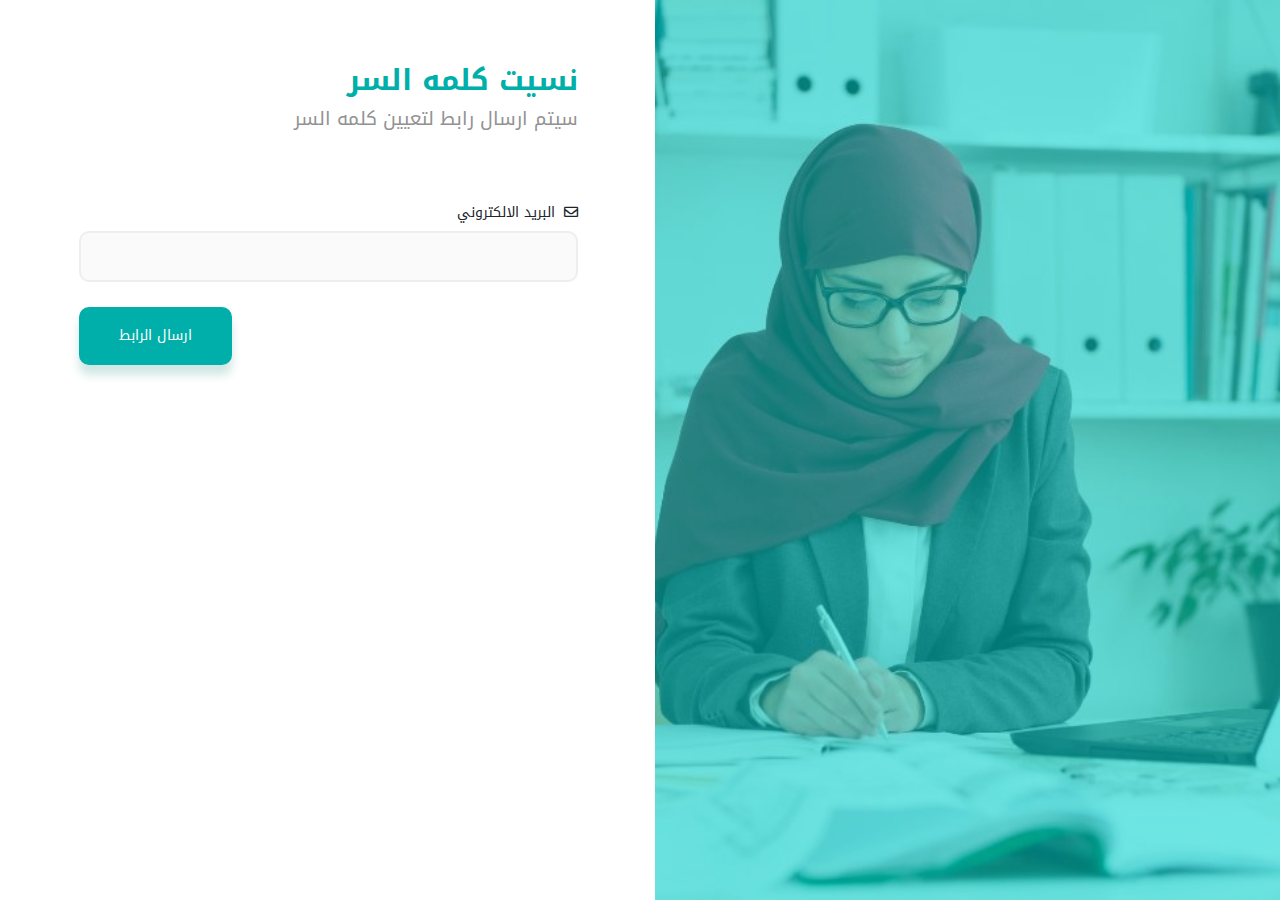
<file: forget-pass.html>
<!DOCTYPE html>
<html lang="en">

<head>
    <meta charset="UTF-8">
    <meta name="viewport" content="width=device-width, initial-scale=1.0">
    <title> Forget password</title>
    <link rel="stylesheet" href="css/bootstrap.css">
    <link rel="stylesheet" href="css/font-awesome.css">
    <link rel="stylesheet" href="css/bootstrap.css">
    <link rel="stylesheet" href="css/sign.css">
</head>

<body>

    <!--sign in and sign up wrapper-->
    <div class="wrapper signup">
        <div class="row">
            <div class="col-12 col-sm-12 col-md-12 col-lg-6 col-xl-6 parent forget-image">
                <div class="image">
                </div>
            </div>

            <div class="col-12 col-sm-12 col-md-12 col-lg-6 col-xl-6 parent">
                <div class="custom-container">
                    <div class="child text-righted">
                        <div class="caption">
                            <h1>نسيت كلمه السر</h1>
                            <h4> سيتم ارسال رابط لتعيين كلمه السر</h4>
                        </div>


                        <div class="form">
                            <form action="">
                                <div class="input">
                                    <label for="">
                                        <i class="far fa-envelope"></i>
                                        البريد الالكتروني
                                    </label>
                                    <input type="email" name="" id="">
                                </div>


                                <div class="text-left">
                                    <button class="button">
                                        ارسال الرابط
                                    </button>
                                </div>
                            </form>

                        </div>
                    </div>
                </div>
            </div>
        </div>
    </div>

    <script src="js/jquery.js"></script>
    <script src="js/bootstrap.js"></script>
    <script src="js/index.js"></script>
</body>

</html>
</file>
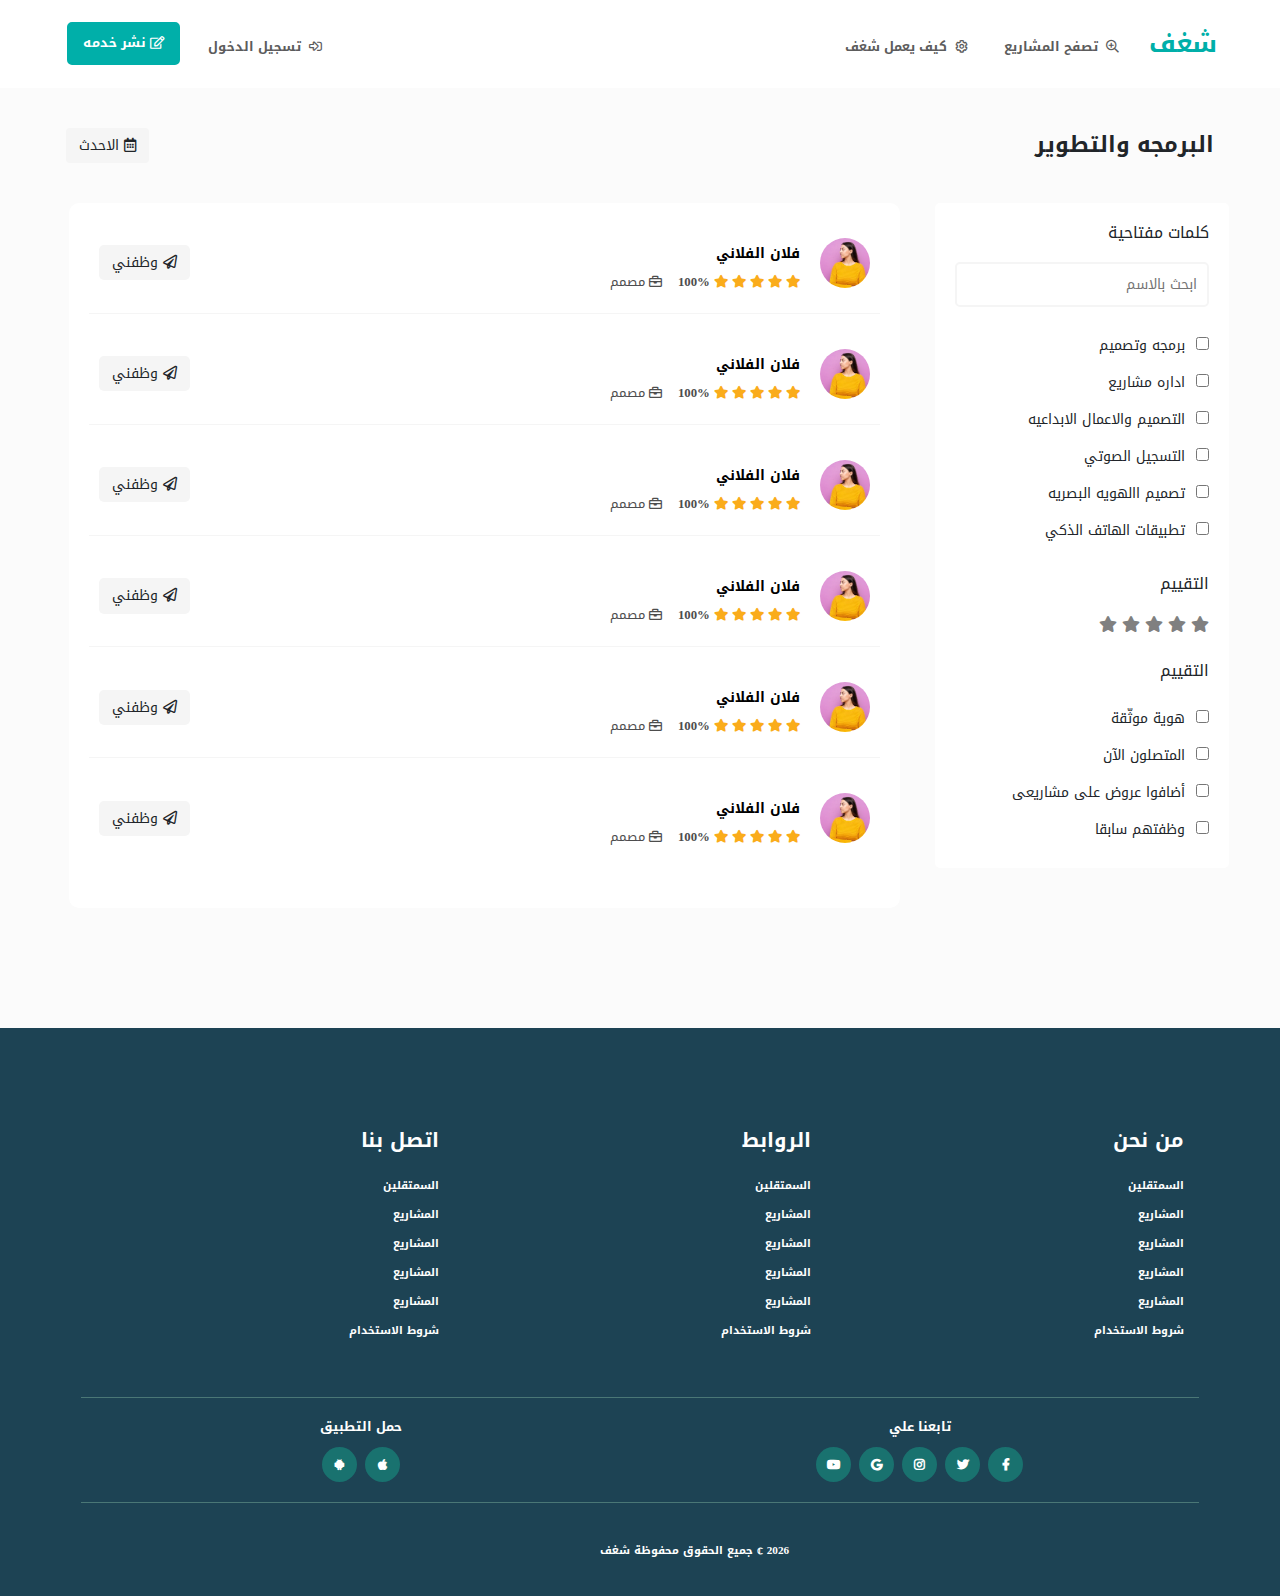
<file: freelancers.html>
<!DOCTYPE html>
<html lang="en">

<head>
    <meta charset="UTF-8">
    <meta name="viewport" content="width=device-width, initial-scale=1.0">
    <title>Freelancers</title>
    <link rel="stylesheet" href="css/bootstrap.css">
    <link rel="stylesheet" href="css/font-awesome.css">
    <link rel="stylesheet" href="css/bootstrap.css">
    <link rel="stylesheet" href="css/projects.css">
    <link rel="stylesheet" href="css/widgets.css">
</head>

<body>

    <!--navigation bar-->
    <nav class="navbar navbar-expand-lg">
        <div class="container-fluid">
            <a class="navbar-brand" href="#">
                شغف
            </a>

            <div id="wrapper" class="navbar-toggler" data-toggle="collapse" data-target="#navbarSupportedContent"
                aria-controls="navbarSupportedContent" aria-expanded="false" aria-label="Toggle navigation">
                <div class="main-item menu">
                    <span class="line line01"></span>
                    <span class="line line02"></span>
                    <span class="line line03"></span>
                </div>
            </div>

            <div class="collapse navbar-collapse" id="navbarSupportedContent">
                <ul class="navbar-nav ml-auto">

                    <li class="nav-item">
                        <a class="nav-link hasBorder" id="about" href="#">
                            <i class="far fa-search-plus"></i>
                            تصفح المشاريع
                        </a>
                    </li>
                    <li class="nav-item">
                        <a class="nav-link hasBorder" id="brands" href="#">
                            <i class="far fa-cog"></i>
                            كيف يعمل شغف
                        </a>
                    </li>

                </ul>

                <ul class="navbar-nav mr-auto">

                    <li class="nav-item">
                        <a class="nav-link" id="nubia" href="login.html">
                            <i class="far fa-sign-in-alt"></i>
                            تسجيل الدخول
                        </a>
                    </li>

                    <li class="nav-item">
                        <a class="nav-link sign" id="nubia" href="login.html">
                            <i class="far fa-edit"></i>
                            نشر خدمه
                        </a>
                    </li>
                </ul>
            </div>
        </div>
    </nav>



    <!--projects-->
    <div class="projects text-righted">
        <div class="container-fluid">

            <div class="category">
                <h4>
                    البرمجه والتطوير
                </h4>
                <div class="dropdown">
                    <button class="btn dropdown-toggle" type="button" id="dropdownMenuButton" data-toggle="dropdown"
                        aria-haspopup="true" aria-expanded="false">
                        <i class="far fa-calendar-alt"></i>
                        الاحدث
                    </button>
                    <div class="dropdown-menu" aria-labelledby="dropdownMenuButton">
                        <a class="dropdown-item" href="#">الاقدم</a>
                    </div>
                </div>

            </div>
            <div class="row">
                <div class="col-12 col-sm-12 col-md-12 col-lg-3 col-xl-3 parent">
                    <div class="child projects-child">
                        <div class="project-filter">
                            <h6>
                                كلمات مفتاحية
                            </h6>

                            <input type="search" name="" placeholder="ابحث بالاسم" id="">
                            <div class="checkbox">
                                <input type="checkbox" name="" id="checkbox">
                                <label for="checkbox">
                                    <span>
                                        برمجه وتصميم
                                    </span>
                                </label>
                            </div>

                            <div class="checkbox">
                                <input type="checkbox" name="" id="checkbox2">
                                <label for="checkbox2">
                                    <span>
                                        اداره مشاريع
                                    </span>
                                </label>
                            </div>

                            <div class="checkbox">
                                <input type="checkbox" name="" id="checkbox3">
                                <label for="checkbox3">
                                    <span>
                                        التصميم والاعمال الابداعيه
                                    </span>
                                </label>
                            </div>

                            <div class="checkbox">
                                <input type="checkbox" name="" id="checkbox4">
                                <label for="checkbox4">
                                    <span>
                                        التسجيل الصوتي
                                    </span>
                                </label>
                            </div>

                            <div class="checkbox">
                                <input type="checkbox" name="" id="checkbox5">
                                <label for="checkbox5">
                                    <span>
                                        تصميم االهويه البصريه
                                    </span>
                                </label>
                            </div>

                            <div class="checkbox">
                                <input type="checkbox" name="" id="checkbox6">
                                <label for="checkbox6">
                                    <span>
                                        تطبيقات الهاتف الذكي
                                    </span>
                                </label>
                            </div>
                            <br>
                            <h6>
                                التقييم
                            </h6>


                            <div class="choose-rate">
                                <i class="fa fa-star"></i>
                                <i class="fa fa-star"></i>
                                <i class="fa fa-star"></i>
                                <i class="fa fa-star"></i>
                                <i class="fa fa-star"></i>
                            </div>

                            <br>
                            <h6>
                                التقييم
                            </h6>
                            <div class="checkbox">
                                <input type="checkbox" name="" id="checkbox10">
                                <label for="checkbox10">
                                    <span>
                                        هوية موثّقة
                                    </span>
                                </label>
                            </div>

                            <div class="checkbox">
                                <input type="checkbox" name="" id="checkbox11">
                                <label for="checkbox11">
                                    <span>
                                        المتصلون الآن
                                    </span>
                                </label>
                            </div>

                            <div class="checkbox">
                                <input type="checkbox" name="" id="checkbox12">
                                <label for="checkbox12">
                                    <span>
                                        أضافوا عروض على مشاريعى
                                    </span>
                                </label>
                            </div>
                            <div class="checkbox">
                                <input type="checkbox" name="" id="checkbox13">
                                <label for="checkbox13">
                                    <span>
                                        وظفتهم سابقا
                                    </span>
                                </label>
                            </div>


                        </div>
                    </div>
                </div>
                <div class="col-12 col-sm-12 col-md-12 col-lg-9 col-xl-9 project-list parent">
                    <div class="child">
                        <div class="gen-wrapper freelancer">
                            <div class="info">
                                <div class="user-image">
                                    <img src="img/avatar/hero.jpg" alt="">
                                </div>

                                <div class="details">
                                    <a href="profile.html">
                                        فلان الفلاني
                                    </a>
                                    <div class="other">
                                        <span>
                                            <div class="i fa fa-star"></div>
                                            <div class="i fa fa-star"></div>
                                            <div class="i fa fa-star"></div>
                                            <div class="i fa fa-star"></div>
                                            <div class="i fa fa-star"></div>
                                            <span class="value">
                                                100%
                                            </span>
                                        </span>

                                        <span>
                                            <div class="i far fa-briefcase"></div>
                                            مصمم
                                        </span>

                                    </div>
                                </div>
                            </div>
                            <div class="options">
                                <button class="btn dropdown-toggle" type="button">
                                    <i class="far fa-paper-plane"></i>
                                    وظفني
                                </button>
                            </div>
                        </div>
                        <!---->

                        <div class="gen-wrapper freelancer">
                            <div class="info">
                                <div class="user-image">
                                    <img src="img/avatar/hero.jpg" alt="">
                                </div>

                                <div class="details">
                                    <a href="profile.html">
                                        فلان الفلاني
                                    </a>
                                    <div class="other">
                                        <span>
                                            <div class="i fa fa-star"></div>
                                            <div class="i fa fa-star"></div>
                                            <div class="i fa fa-star"></div>
                                            <div class="i fa fa-star"></div>
                                            <div class="i fa fa-star"></div>
                                            <span class="value">
                                                100%
                                            </span>
                                        </span>

                                        <span>
                                            <div class="i far fa-briefcase"></div>
                                            مصمم
                                        </span>

                                    </div>
                                </div>
                            </div>
                            <div class="options">
                                <button class="btn dropdown-toggle" type="button">
                                    <i class="far fa-paper-plane"></i>
                                    وظفني
                                </button>
                            </div>
                        </div>
                        <!---->


                        <div class="gen-wrapper freelancer">
                            <div class="info">
                                <div class="user-image">
                                    <img src="img/avatar/hero.jpg" alt="">
                                </div>

                                <div class="details">
                                    <a href="profile.html">
                                        فلان الفلاني
                                    </a>
                                    <div class="other">
                                        <span>
                                            <div class="i fa fa-star"></div>
                                            <div class="i fa fa-star"></div>
                                            <div class="i fa fa-star"></div>
                                            <div class="i fa fa-star"></div>
                                            <div class="i fa fa-star"></div>
                                            <span class="value">
                                                100%
                                            </span>
                                        </span>

                                        <span>
                                            <div class="i far fa-briefcase"></div>
                                            مصمم
                                        </span>

                                    </div>
                                </div>
                            </div>
                            <div class="options">
                                <button class="btn dropdown-toggle" type="button">
                                    <i class="far fa-paper-plane"></i>
                                    وظفني
                                </button>
                            </div>
                        </div>
                        <!---->

                        <div class="gen-wrapper freelancer">
                            <div class="info">
                                <div class="user-image">
                                    <img src="img/avatar/hero.jpg" alt="">
                                </div>

                                <div class="details">
                                    <a href="profile.html">
                                        فلان الفلاني
                                    </a>
                                    <div class="other">
                                        <span>
                                            <div class="i fa fa-star"></div>
                                            <div class="i fa fa-star"></div>
                                            <div class="i fa fa-star"></div>
                                            <div class="i fa fa-star"></div>
                                            <div class="i fa fa-star"></div>
                                            <span class="value">
                                                100%
                                            </span>
                                        </span>

                                        <span>
                                            <div class="i far fa-briefcase"></div>
                                            مصمم
                                        </span>

                                    </div>
                                </div>
                            </div>
                            <div class="options">
                                <button class="btn dropdown-toggle" type="button">
                                    <i class="far fa-paper-plane"></i>
                                    وظفني
                                </button>
                            </div>
                        </div>
                        <!---->

                        <div class="gen-wrapper freelancer">
                            <div class="info">
                                <div class="user-image">
                                    <img src="img/avatar/hero.jpg" alt="">
                                </div>

                                <div class="details">
                                    <a href="profile.html">
                                        فلان الفلاني
                                    </a>
                                    <div class="other">
                                        <span>
                                            <div class="i fa fa-star"></div>
                                            <div class="i fa fa-star"></div>
                                            <div class="i fa fa-star"></div>
                                            <div class="i fa fa-star"></div>
                                            <div class="i fa fa-star"></div>
                                            <span class="value">
                                                100%
                                            </span>
                                        </span>

                                        <span>
                                            <div class="i far fa-briefcase"></div>
                                            مصمم
                                        </span>

                                    </div>
                                </div>
                            </div>
                            <div class="options">
                                <button class="btn dropdown-toggle" type="button">
                                    <i class="far fa-paper-plane"></i>
                                    وظفني
                                </button>
                            </div>
                        </div>
                        <!---->

                        <div class="gen-wrapper freelancer">
                            <div class="info">
                                <div class="user-image">
                                    <img src="img/avatar/hero.jpg" alt="">
                                </div>

                                <div class="details">
                                    <a href="profile.html">
                                        فلان الفلاني
                                    </a>
                                    <div class="other">
                                        <span>
                                            <div class="i fa fa-star"></div>
                                            <div class="i fa fa-star"></div>
                                            <div class="i fa fa-star"></div>
                                            <div class="i fa fa-star"></div>
                                            <div class="i fa fa-star"></div>
                                            <span class="value">
                                                100%
                                            </span>
                                        </span>

                                        <span>
                                            <div class="i far fa-briefcase"></div>
                                            مصمم
                                        </span>

                                    </div>
                                </div>
                            </div>
                            <div class="options">
                                <button class="btn dropdown-toggle" type="button">
                                    <i class="far fa-paper-plane"></i>
                                    وظفني
                                </button>
                            </div>
                        </div>
                        <!---->



                    </div>
                </div>
            </div>
        </div>
    </div>



    <!--footer-->
    <footer>
        <div class="custom-container">
            <div class="row">
                <div class="col-12 col-sm-6 col-md-6 col-lg-4 col-xl-4 text-righted">
                    <h5>
                        من نحن
                    </h5>
                    <ul>
                        <li>
                            <a href="faq.html">
                                السمتقلين
                            </a>
                        </li>
                        <li>
                            <a href="privacy.html">
                                المشاريع
                            </a>
                        </li>

                        <li>
                            <a href="privacy.html">
                                المشاريع
                            </a>
                        </li>

                        <li>
                            <a href="privacy.html">
                                المشاريع
                            </a>
                        </li>

                        <li>
                            <a href="privacy.html">
                                المشاريع
                            </a>
                        </li>

                        <li>
                            <a href="privacy.html">
                                شروط الاستخدام
                            </a>
                        </li>

                    </ul>
                </div>
                <div class="col-12 col-sm-6 col-md-6 col-lg-4 col-xl-4">
                    <h5>
                        الروابط
                    </h5>
                    <ul>
                        <li>
                            <a href="faq.html">
                                السمتقلين
                            </a>
                        </li>
                        <li>
                            <a href="privacy.html">
                                المشاريع
                            </a>
                        </li>

                        <li>
                            <a href="privacy.html">
                                المشاريع
                            </a>
                        </li>

                        <li>
                            <a href="privacy.html">
                                المشاريع
                            </a>
                        </li>

                        <li>
                            <a href="privacy.html">
                                المشاريع
                            </a>
                        </li>

                        <li>
                            <a href="privacy.html">
                                شروط الاستخدام
                            </a>
                        </li>

                    </ul>
                </div>
                <div class="col-12 col-sm-6 col-md-6 col-lg-4 col-xl-4">
                    <h5>
                        اتصل بنا
                    </h5>
                    <ul>
                        <li>
                            <a href="faq.html">
                                السمتقلين
                            </a>
                        </li>
                        <li>
                            <a href="privacy.html">
                                المشاريع
                            </a>
                        </li>

                        <li>
                            <a href="privacy.html">
                                المشاريع
                            </a>
                        </li>

                        <li>
                            <a href="privacy.html">
                                المشاريع
                            </a>
                        </li>

                        <li>
                            <a href="privacy.html">
                                المشاريع
                            </a>
                        </li>

                        <li>
                            <a href="privacy.html">
                                شروط الاستخدام
                            </a>
                        </li>

                    </ul>
                </div>

                <div class="col-12 col-sm-6 col-md-6 col-lg-12 col-xl-12">
                    <div class="row">
                        <div class="col-12 col-sm-12 col-md-12 col-lg-6 col-xl-6 linker">
                            <div class="d-flex">
                                <span class="span-t">
                                    تابعنا علي
                                </span>
                                <div class="d-flex">
                                    <span class="social-icon">
                                        <a href="">
                                            <i class="fab fa-facebook-f"></i>
                                        </a>
                                    </span>

                                    <span class="social-icon">
                                        <a href="">
                                            <i class="fab fa-twitter"></i>
                                        </a>
                                    </span>

                                    <span class="social-icon">
                                        <a href="">
                                            <i class="fab fa-instagram"></i>
                                        </a>
                                    </span>

                                    <span class="social-icon">
                                        <a href="">
                                            <i class="fab fa-google"></i>
                                        </a>
                                    </span>

                                    <span class="social-icon">
                                        <a href="">
                                            <i class="fab fa-youtube"></i>
                                        </a>
                                    </span>
                                </div>
                            </div>
                        </div>

                        <div class="col-12 col-sm-12 col-md-12 col-lg-6 col-xl-6 linker">
                            <div class="d-flex">
                                <span class="span-t">
                                    حمل التطبيق
                                </span>
                                <div class="d-flex">
                                    <span class="social-icon">
                                        <a href="">
                                            <i class="fab fa-apple"></i>
                                        </a>
                                    </span>

                                    <span class="social-icon">
                                        <a href="">
                                            <i class="fab fa-android"></i>
                                        </a>
                                    </span>
                                </div>
                            </div>
                        </div>
                    </div>
                </div>
            </div>
            <div class="copyRights text-center">
                <p>
                    <script>
                        document.write(new Date().getFullYear());
                    </script>
                    &copf;
                    جميع الحقوق محفوظة شغف
                </p>

            </div>
        </div>
    </footer>


    <!--scripts sources-->
    <script src=" js/jquery.js"> </script>
    <script src="js/popper.js"></script>
    <script src="js/bootstrap.js"></script>
    <script src="js/counter.js"></script>
    <script src="js/index.js"></script>
    <script src="js/rangeSlider.js"></script>
</body>

</html>
</file>
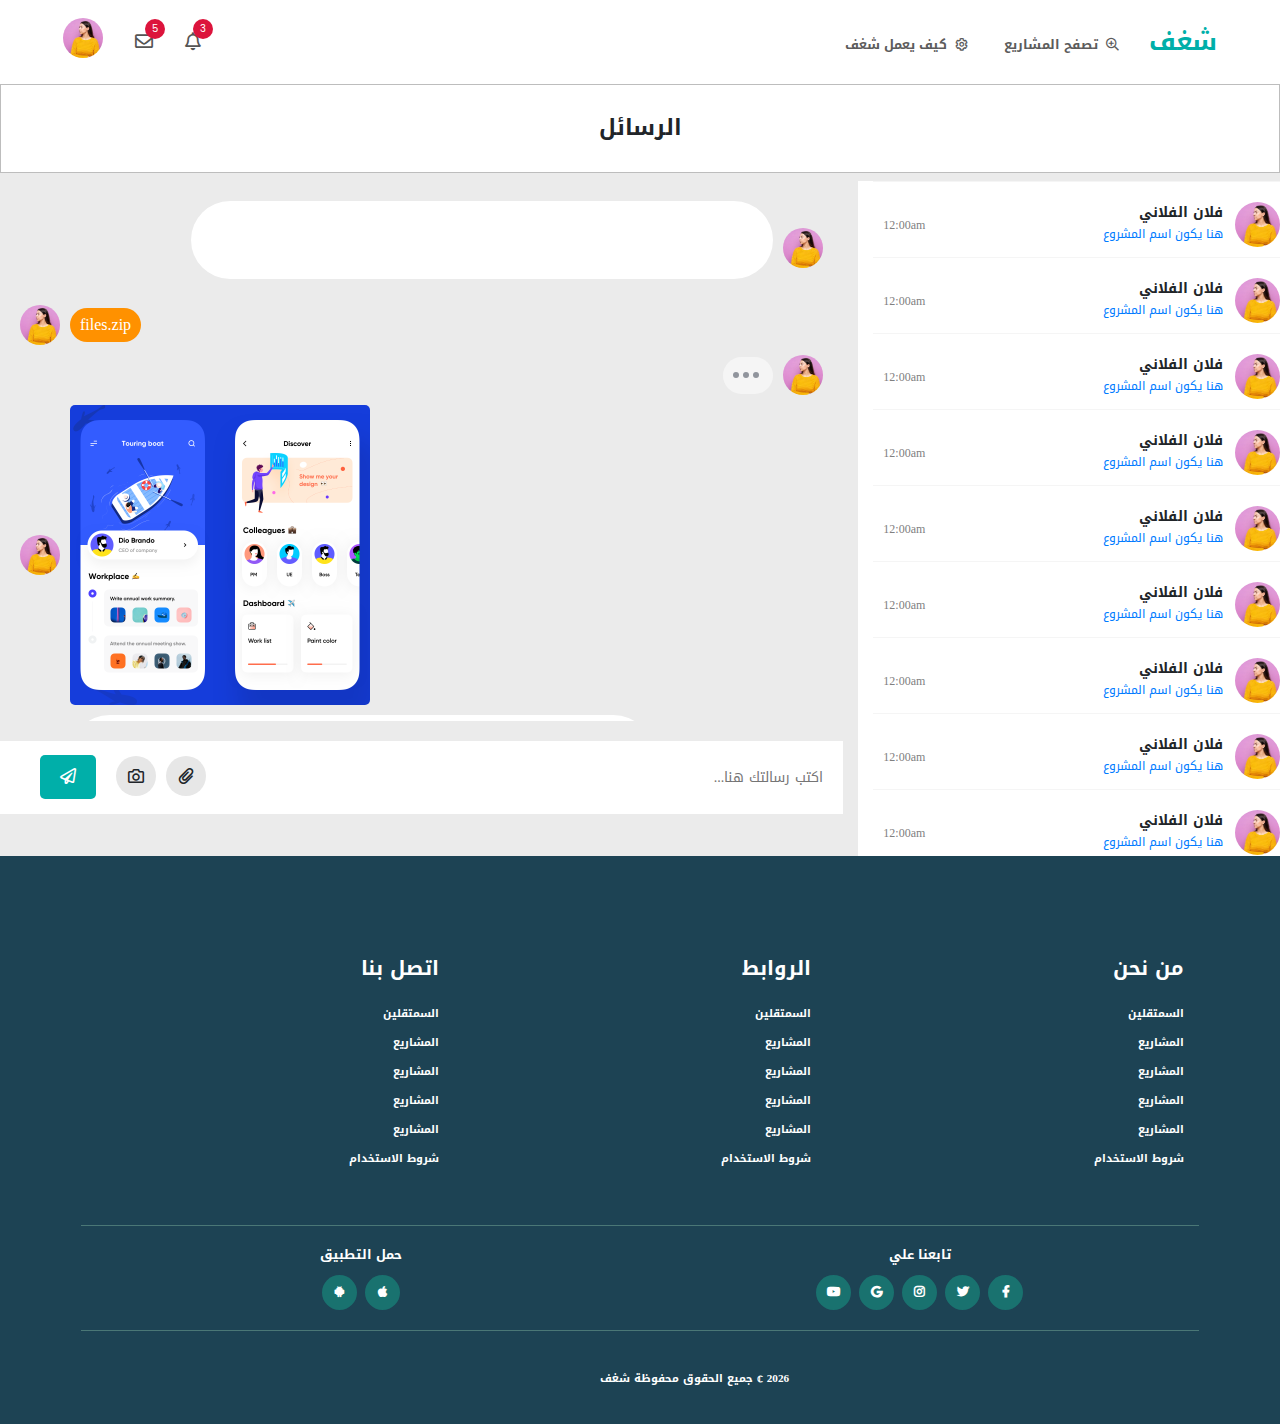
<file: messages.html>
<!DOCTYPE html>
<html lang="en">

<head>
    <meta charset="UTF-8">
    <meta name="viewport" content="width=device-width, initial-scale=1.0">
    <title>Messages</title>
    <link rel="stylesheet" href="css/bootstrap.css">
    <link rel="stylesheet" href="css/font-awesome.css">
    <link rel="stylesheet" href="css/widgets.css">
    <link rel="stylesheet" href="css/profile.css">
</head>

<body>
    <!--user nav-->
    <nav class="navbar user-nav navbar-expand-lg">
        <div class="container-fluid">
            <a class="navbar-brand" href="#">
                شغف
            </a>

            <div id="wrapper" class="navbar-toggler" data-toggle="collapse" data-target="#navbarSupportedContent"
                aria-controls="navbarSupportedContent" aria-expanded="false" aria-label="Toggle navigation">
                <div class="main-item menu">
                    <span class="line line01"></span>
                    <span class="line line02"></span>
                    <span class="line line03"></span>
                </div>
            </div>

            <div class="collapse navbar-collapse" id="navbarSupportedContent">
                <ul class="navbar-nav ml-auto">
                    <li class="nav-item">
                        <a class="nav-link hasBorder" id="" href="projects.html">
                            <i class="far fa-search-plus"></i>
                            تصفح المشاريع
                        </a>
                    </li>
                    <li class="nav-item">
                        <a class="nav-link hasBorder" id="brands" href="#">
                            <i class="far fa-cog"></i>
                            كيف يعمل شغف
                        </a>
                    </li>
                </ul class="navbar-nav mr-auto">

                <div class="admin">
                    <ul>
                        <li class="nav-item dropdown">
                            <a class="nav-link dropdown-toggle" href="#" id="navbarDropdown" role="button"
                                data-toggle="dropdown" aria-haspopup="true" aria-expanded="false">
                                <i class="far fa-bell"></i>
                                <span class="getter">
                                    3
                                </span>
                            </a>
                            <div class="dropdown-menu dropdown-menu-left  animate slideIn"
                                aria-labelledby="navbarDropdown">
                                <div class="title">
                                    <span>
                                        لديك 3 طلبات

                                    </span>
                                </div>
                                <a class="dropdown-item" href="#">Another action</a>
                                <a class="dropdown-item" href="#">Something else here</a>
                            </div>
                        </li>
                        <li class="nav-item dropdown">
                            <a class="nav-link dropdown-toggle" href="#" id="navbarDropdown" role="button"
                                data-toggle="dropdown" aria-haspopup="true" aria-expanded="false">
                                <i class="far fa-envelope"></i>
                                <span class="getter">
                                    5
                                </span>
                            </a>
                            <div class="dropdown-menu dropdown-menu-left animate slideIn"
                                aria-labelledby="navbarDropdown">
                                <div class="title">
                                    <span>
                                        لديك 3 اشعارات
                                    </span>
                                </div>
                                <a class="dropdown-item" href="#">Another action</a>
                                <a class="dropdown-item" href="#">Something else here</a>
                            </div>
                        </li>
                        <li class="nav-item dropdown">
                            <a class="nav-link dropdown-toggle" href="#" id="navbarDropdown" role="button"
                                data-toggle="dropdown" aria-haspopup="true" aria-expanded="false">
                                <div class="profile">
                                    <img src="img/avatar/hero.jpg" alt="" />
                                </div>
                            </a>
                            <div class="dropdown-menu dropdown-menu-left animate slideIn"
                                aria-labelledby="navbarDropdown">
                                <div class="title">
                                    <span>
                                        فلان الفلاني
                                    </span>
                                </div>
                                <a class="dropdown-item" href="#">
                                    <i class="far fa-user"></i> الصفحة الشخصية
                                </a>
                                <a class="dropdown-item" href="#">
                                    <i class="far fa-cog"></i> الضبط
                                </a>
                                <a class="dropdown-item" href="balance.html">
                                    <i class="far fa-money-bill"></i> الرصيد
                                </a>
                                <a class="dropdown-item" href="#">
                                    <i class="far fa-sign-out"></i> الخروج
                                </a>
                            </div>
                        </li>
                    </ul>
                </div>
            </div>
        </div>
    </nav>



    <h6 class="title-mass">
        الرسائل
    </h6>



    <!--chat wrapper-->
    <div class="row">
        <div class="col-12 col-sm-12 col-md-12 col-lg-4 col-xl-4 people" style="background-color: white;">
            <div class="child">
                <!--recent-->
                <div class="recent text-righted">
                    <!--recent chat person container-->
                    <div class="item">
                        <div class="person">
                            <div class="profile">
                                <img src="img/avatar/hero.jpg" alt="">
                            </div>

                            <div class="details">
                                <div class="info">
                                    <h6>فلان الفلاني</h6>
                                    <a href="#">
                                        هنا يكون اسم المشروع
                                    </a>
                                </div>

                                <div class="time">
                                    <span>
                                        12:00am
                                    </span>
                                </div>
                            </div>
                        </div>
                    </div>
                    <!---->

                    <div class="item">
                        <div class="person">
                            <div class="profile">
                                <img src="img/avatar/hero.jpg" alt="">
                            </div>

                            <div class="details">
                                <div class="info">
                                    <h6>فلان الفلاني</h6>
                                    <a href="#">
                                        هنا يكون اسم المشروع
                                    </a>
                                </div>

                                <div class="time">
                                    <span>
                                        12:00am
                                    </span>
                                </div>
                            </div>
                        </div>
                    </div>
                    <!---->



                    <div class="item">
                        <div class="person">
                            <div class="profile">
                                <img src="img/avatar/hero.jpg" alt="">
                            </div>

                            <div class="details">
                                <div class="info">
                                    <h6>فلان الفلاني</h6>
                                    <a href="#">
                                        هنا يكون اسم المشروع
                                    </a>
                                </div>

                                <div class="time">
                                    <span>
                                        12:00am
                                    </span>
                                </div>
                            </div>
                        </div>
                    </div>
                    <!---->



                    <div class="item">
                        <div class="person">
                            <div class="profile">
                                <img src="img/avatar/hero.jpg" alt="">
                            </div>

                            <div class="details">
                                <div class="info">
                                    <h6>فلان الفلاني</h6>
                                    <a href="#">
                                        هنا يكون اسم المشروع
                                    </a>
                                </div>

                                <div class="time">
                                    <span>
                                        12:00am
                                    </span>
                                </div>
                            </div>
                        </div>
                    </div>
                    <!---->


                    <div class="item">
                        <div class="person">
                            <div class="profile">
                                <img src="img/avatar/hero.jpg" alt="">
                            </div>

                            <div class="details">
                                <div class="info">
                                    <h6>فلان الفلاني</h6>
                                    <a href="#">
                                        هنا يكون اسم المشروع
                                    </a>
                                </div>

                                <div class="time">
                                    <span>
                                        12:00am
                                    </span>
                                </div>
                            </div>
                        </div>
                    </div>
                    <!---->

                    <div class="item">
                        <div class="person">
                            <div class="profile">
                                <img src="img/avatar/hero.jpg" alt="">
                            </div>

                            <div class="details">
                                <div class="info">
                                    <h6>فلان الفلاني</h6>
                                    <a href="#">
                                        هنا يكون اسم المشروع
                                    </a>
                                </div>

                                <div class="time">
                                    <span>
                                        12:00am
                                    </span>
                                </div>
                            </div>
                        </div>
                    </div>
                    <!---->

                    <div class="item">
                        <div class="person">
                            <div class="profile">
                                <img src="img/avatar/hero.jpg" alt="">
                            </div>

                            <div class="details">
                                <div class="info">
                                    <h6>فلان الفلاني</h6>
                                    <a href="#">
                                        هنا يكون اسم المشروع
                                    </a>
                                </div>

                                <div class="time">
                                    <span>
                                        12:00am
                                    </span>
                                </div>
                            </div>
                        </div>
                    </div>
                    <!---->

                    <div class="item">
                        <div class="person">
                            <div class="profile">
                                <img src="img/avatar/hero.jpg" alt="">
                            </div>

                            <div class="details">
                                <div class="info">
                                    <h6>فلان الفلاني</h6>
                                    <a href="#">
                                        هنا يكون اسم المشروع
                                    </a>
                                </div>

                                <div class="time">
                                    <span>
                                        12:00am
                                    </span>
                                </div>
                            </div>
                        </div>
                    </div>
                    <!---->
                    <div class="item">
                        <div class="person">
                            <div class="profile">
                                <img src="img/avatar/hero.jpg" alt="">
                            </div>

                            <div class="details">
                                <div class="info">
                                    <h6>فلان الفلاني</h6>
                                    <a href="#">
                                        هنا يكون اسم المشروع
                                    </a>
                                </div>

                                <div class="time">
                                    <span>
                                        12:00am
                                    </span>
                                </div>
                            </div>
                        </div>
                    </div>
                    <!---->

                </div>
            </div>
        </div>


        <!--chatbox -msgs and input msg - -->
        <div class="col-12 col-sm-12 col-md-12 col-lg-8 col-xl-8 msgs-container">
            <div class="child text-righted">
                <!--msgs-->
                <div class="msgs">
                    <!--my msg and others msg-->
                    <div class="msg-wrapper message-right">
                        <div class="user">
                            <div class="profile">
                                <img src="img/avatar/hero.jpg" alt="">
                            </div>

                            <div class="msg-details mine">
                                <p>
                                    هنا تكون الرساله
                                    هنا تكون الرساله
                                    هنا تكون الرساله
                                    هنا تكون الرساله
                                    هنا تكون الرساله
                                    هنا تكون الرساله
                                    هنا تكون الرساله
                                </p>
                            </div>
                        </div>
                    </div>
                    <!---->

                    <div class="msg-wrapper message-left">
                        <div class="user">
                            <div class="profile">
                                <img src="img/avatar/hero.jpg" alt="">
                            </div>

                            <div class="msg-details mine">
                                <div class="file-wrapper">
                                    <div class="attached">
                                        <a href="#">
                                            files.zip
                                        </a>
                                    </div>
                                </div>
                            </div>
                        </div>
                    </div>
                    <!---->
                    <div class="msg-wrapper message-right">
                        <div class="user">
                            <div class="profile">
                                <img src="img/avatar/hero.jpg" alt="">
                            </div>

                            <div class="msg-details mine">
                                <div class="typing">
                                    <div class="ticontainer">
                                        <div class="tiblock">
                                            <div class="tidot"></div>
                                            <div class="tidot"></div>
                                            <div class="tidot"></div>
                                        </div>
                                    </div>
                                </div>
                            </div>
                        </div>
                    </div>
                    <!---->

                    <div class="msg-wrapper message-left">
                        <div class="user">
                            <div class="profile">
                                <img src="img/avatar/hero.jpg" alt="">
                            </div>

                            <div class="msg-details mine">
                                <div class="file-wrapper">
                                    <div class="image">
                                        <img src="img/projects/1.png" alt="">
                                    </div>
                                </div>
                            </div>
                        </div>
                    </div>
                    <!---->

                    <div class="msg-wrapper message-left">
                        <div class="user">
                            <div class="profile">
                                <img src="img/avatar/hero.jpg" alt="">
                            </div>

                            <div class="msg-details mine">
                                <p>
                                    هنا تكون الرساله
                                    هنا تكون الرساله
                                    هنا تكون الرساله
                                    هنا تكون الرساله
                                    هنا تكون الرساله
                                    هنا تكون الرساله
                                    هنا تكون الرساله
                                </p>
                            </div>
                        </div>
                    </div>
                </div>



                <!--insert new msg - file-->
                <div class="insert" style="background-color: white;">
                    <form action="">
                        <div class="inputs">
                            <!--text msg-->
                            <input type="text" required name="" placeholder="اكتب رسالتك هنا..." id="">

                            <div class="files">
                                <!--file msg-->
                                <input type="file" id="theFile">
                                <label for="theFile">
                                    <i class="far fa-paperclip"></i>
                                </label>

                                <!--file msg-->
                                <input type="file" id="theImage" accept="img/*">
                                <label for="theImage">
                                    <i class="far fa-camera"></i>
                                </label>
                            </div>
                        </div>
                    </form>
                    <button>
                        <i class="far fa-paper-plane"></i>
                    </button>
                </div>
            </div>
        </div>
    </div>





    <!--footer-->
    <footer>
        <div class="custom-container">
            <div class="row">
                <div class="col-12 col-sm-6 col-md-6 col-lg-4 col-xl-4 text-righted">
                    <h5>
                        من نحن
                    </h5>
                    <ul>
                        <li>
                            <a href="faq.html">
                                السمتقلين
                            </a>
                        </li>
                        <li>
                            <a href="privacy.html">
                                المشاريع
                            </a>
                        </li>

                        <li>
                            <a href="privacy.html">
                                المشاريع
                            </a>
                        </li>

                        <li>
                            <a href="privacy.html">
                                المشاريع
                            </a>
                        </li>

                        <li>
                            <a href="privacy.html">
                                المشاريع
                            </a>
                        </li>

                        <li>
                            <a href="privacy.html">
                                شروط الاستخدام
                            </a>
                        </li>

                    </ul>
                </div>
                <div class="col-12 col-sm-6 col-md-6 col-lg-4 col-xl-4">
                    <h5>
                        الروابط
                    </h5>
                    <ul>
                        <li>
                            <a href="faq.html">
                                السمتقلين
                            </a>
                        </li>
                        <li>
                            <a href="privacy.html">
                                المشاريع
                            </a>
                        </li>

                        <li>
                            <a href="privacy.html">
                                المشاريع
                            </a>
                        </li>

                        <li>
                            <a href="privacy.html">
                                المشاريع
                            </a>
                        </li>

                        <li>
                            <a href="privacy.html">
                                المشاريع
                            </a>
                        </li>

                        <li>
                            <a href="privacy.html">
                                شروط الاستخدام
                            </a>
                        </li>

                    </ul>
                </div>
                <div class="col-12 col-sm-6 col-md-6 col-lg-4 col-xl-4">
                    <h5>
                        اتصل بنا
                    </h5>
                    <ul>
                        <li>
                            <a href="faq.html">
                                السمتقلين
                            </a>
                        </li>
                        <li>
                            <a href="privacy.html">
                                المشاريع
                            </a>
                        </li>

                        <li>
                            <a href="privacy.html">
                                المشاريع
                            </a>
                        </li>

                        <li>
                            <a href="privacy.html">
                                المشاريع
                            </a>
                        </li>

                        <li>
                            <a href="privacy.html">
                                المشاريع
                            </a>
                        </li>

                        <li>
                            <a href="privacy.html">
                                شروط الاستخدام
                            </a>
                        </li>

                    </ul>
                </div>

                <div class="col-12 col-sm-6 col-md-6 col-lg-12 col-xl-12">
                    <div class="row">
                        <div class="col-12 col-sm-12 col-md-12 col-lg-6 col-xl-6 linker">
                            <div class="d-flex">
                                <span class="span-t">
                                    تابعنا علي
                                </span>
                                <div class="d-flex">
                                    <span class="social-icon">
                                        <a href="">
                                            <i class="fab fa-facebook-f"></i>
                                        </a>
                                    </span>

                                    <span class="social-icon">
                                        <a href="">
                                            <i class="fab fa-twitter"></i>
                                        </a>
                                    </span>

                                    <span class="social-icon">
                                        <a href="">
                                            <i class="fab fa-instagram"></i>
                                        </a>
                                    </span>

                                    <span class="social-icon">
                                        <a href="">
                                            <i class="fab fa-google"></i>
                                        </a>
                                    </span>

                                    <span class="social-icon">
                                        <a href="">
                                            <i class="fab fa-youtube"></i>
                                        </a>
                                    </span>
                                </div>
                            </div>
                        </div>

                        <div class="col-12 col-sm-12 col-md-12 col-lg-6 col-xl-6 linker">
                            <div class="d-flex">
                                <span class="span-t">
                                    حمل التطبيق
                                </span>
                                <div class="d-flex">
                                    <span class="social-icon">
                                        <a href="">
                                            <i class="fab fa-apple"></i>
                                        </a>
                                    </span>

                                    <span class="social-icon">
                                        <a href="">
                                            <i class="fab fa-android"></i>
                                        </a>
                                    </span>
                                </div>
                            </div>
                        </div>
                    </div>
                </div>
            </div>
            <div class="copyRights text-center">
                <p>
                    <script>
                        document.write(new Date().getFullYear());
                    </script>
                    &copf;
                    جميع الحقوق محفوظة شغف
                </p>

            </div>
        </div>
    </footer>



    <script src="js/jquery.js"></script>
    <script src="js/popper.js"></script>
    <script src="js/bootstrap.js"></script>
    <script src="js/index.js"></script>
</body>

</html>
</file>
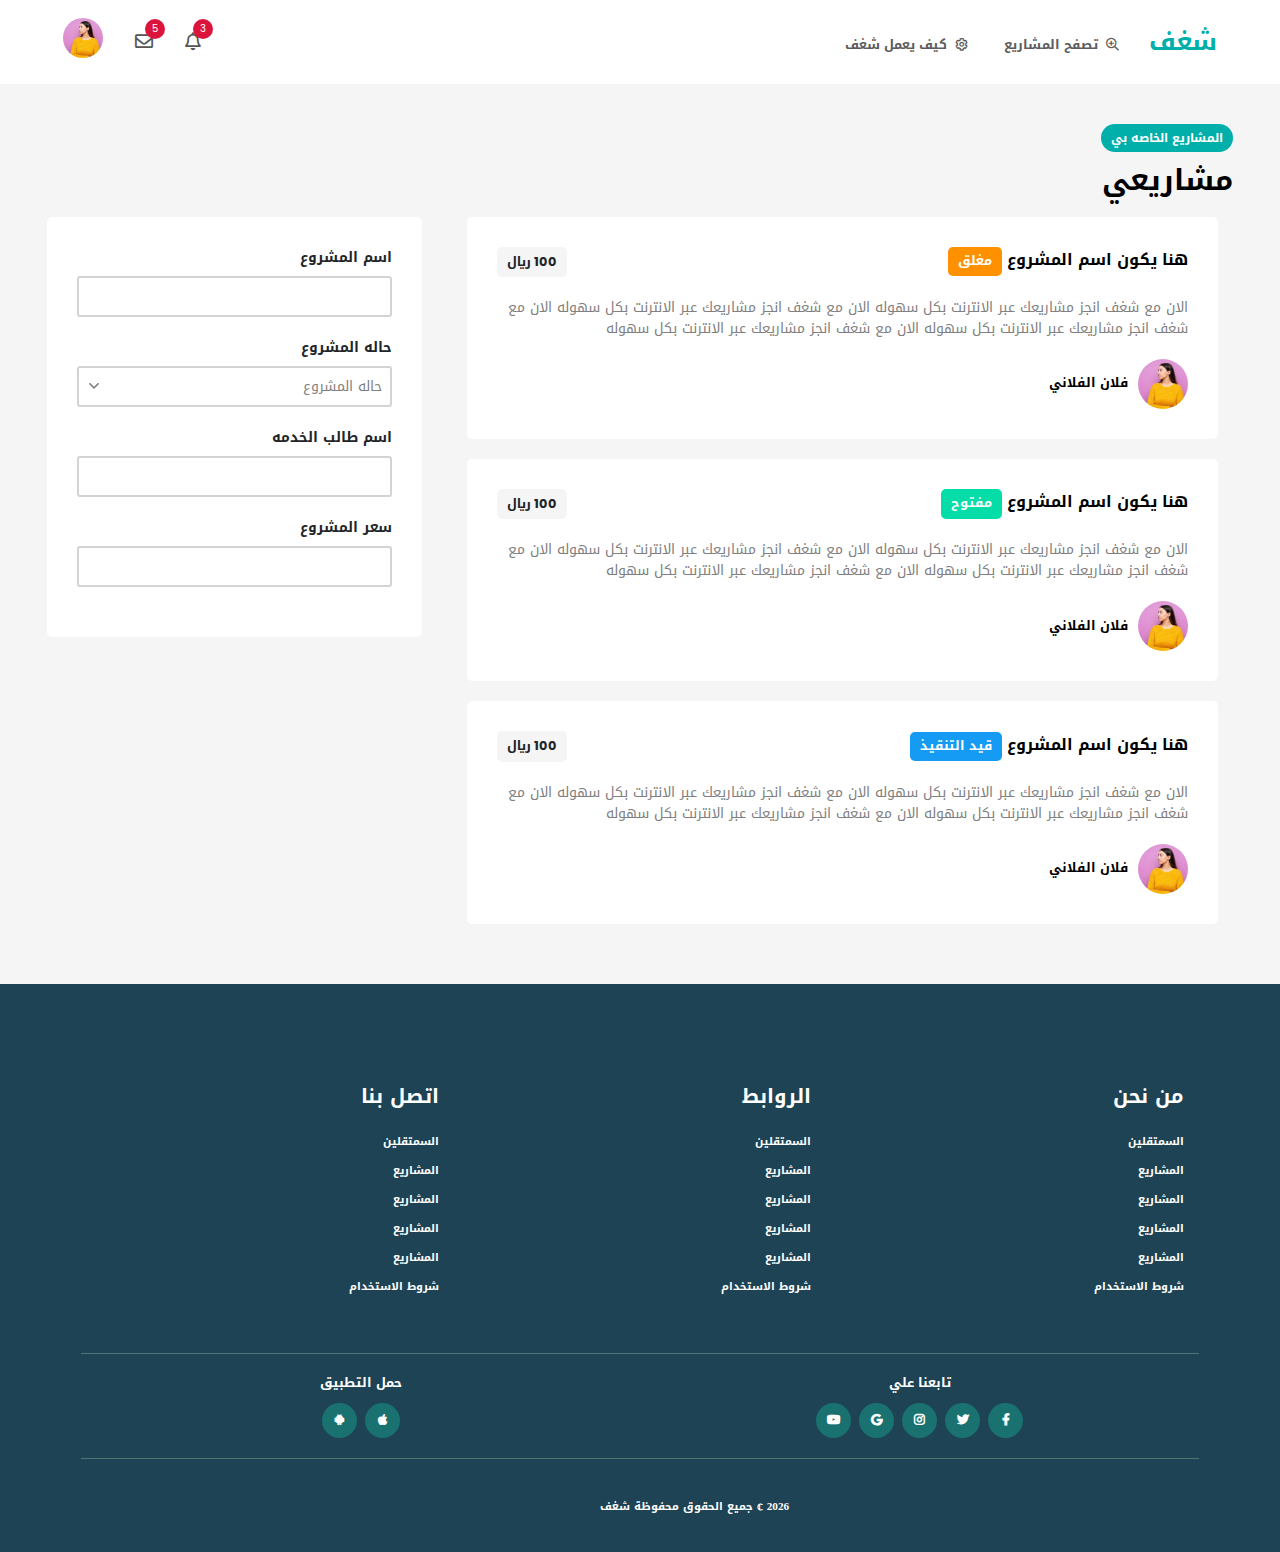
<file: my-projects.html>
<!DOCTYPE html>
<html lang="en">

<head>
    <meta charset="UTF-8">
    <meta name="viewport" content="width=device-width, initial-scale=1.0">
    <title>My Project</title>
    <link rel="stylesheet" href="css/bootstrap.css">
    <link rel="stylesheet" href="css/font-awesome.css">
    <link rel="stylesheet" href="css/widgets.css">
    <link rel="stylesheet" href="css/projects.css">
</head>

<body>

    <!--user nav-->
    <nav class="navbar user-nav navbar-expand-lg">
        <div class="container-fluid">
            <a class="navbar-brand" href="#">
                شغف
            </a>

            <div id="wrapper" class="navbar-toggler" data-toggle="collapse" data-target="#navbarSupportedContent"
                aria-controls="navbarSupportedContent" aria-expanded="false" aria-label="Toggle navigation">
                <div class="main-item menu">
                    <span class="line line01"></span>
                    <span class="line line02"></span>
                    <span class="line line03"></span>
                </div>
            </div>

            <div class="collapse navbar-collapse" id="navbarSupportedContent">
                <ul class="navbar-nav ml-auto">
                    <li class="nav-item">
                        <a class="nav-link hasBorder" id="about" href="#">
                            <i class="far fa-search-plus"></i>
                            تصفح المشاريع
                        </a>
                    </li>
                    <li class="nav-item">
                        <a class="nav-link hasBorder" id="brands" href="#">
                            <i class="far fa-cog"></i>
                            كيف يعمل شغف
                        </a>
                    </li>
                </ul class="navbar-nav mr-auto">

                <div class="admin">
                    <ul>
                        <li class="nav-item dropdown">
                            <a class="nav-link dropdown-toggle" href="#" id="navbarDropdown" role="button"
                                data-toggle="dropdown" aria-haspopup="true" aria-expanded="false">
                                <i class="far fa-bell"></i>
                                <span class="getter">
                                    3
                                </span>
                            </a>
                            <div class="dropdown-menu dropdown-menu-left  animate slideIn"
                                aria-labelledby="navbarDropdown">
                                <div class="title">
                                    <span>
                                        لديك 3 طلبات

                                    </span>
                                </div>
                                <a class="dropdown-item" href="#">Another action</a>
                                <a class="dropdown-item" href="#">Something else here</a>
                            </div>
                        </li>
                        <li class="nav-item dropdown">
                            <a class="nav-link dropdown-toggle" href="#" id="navbarDropdown" role="button"
                                data-toggle="dropdown" aria-haspopup="true" aria-expanded="false">
                                <i class="far fa-envelope"></i>
                                <span class="getter">
                                    5
                                </span>
                            </a>
                            <div class="dropdown-menu dropdown-menu-left animate slideIn"
                                aria-labelledby="navbarDropdown">
                                <div class="title">
                                    <span>
                                        لديك 3 اشعارات
                                    </span>
                                </div>
                                <a class="dropdown-item" href="#">Another action</a>
                                <a class="dropdown-item" href="#">Something else here</a>
                            </div>
                        </li>
                        <li class="nav-item dropdown">
                            <a class="nav-link dropdown-toggle" href="#" id="navbarDropdown" role="button"
                                data-toggle="dropdown" aria-haspopup="true" aria-expanded="false">
                                <div class="profile">
                                    <img src="img/avatar/hero.jpg" alt="" />
                                </div>
                            </a>
                            <div class="dropdown-menu dropdown-menu-left animate slideIn"
                                aria-labelledby="navbarDropdown">
                                <div class="title">
                                    <span>
                                        فلان الفلاني
                                    </span>
                                </div>
                                <a class="dropdown-item" href="#">
                                    <i class="far fa-user"></i> الصفحة الشخصية
                                </a>
                                <a class="dropdown-item" href="#">
                                    <i class="far fa-cog"></i> الضبط
                                </a>
                                <a class="dropdown-item" href="#">
                                    <i class="far fa-sign-out"></i> الخروج
                                </a>
                            </div>
                        </li>
                    </ul>
                </div>
            </div>
        </div>
    </nav>


    <!--balance-->
    <div class="my-projects project-title text-right">
        <div class="container-fluid">
            <div class="title-space">
                <span class="title">
                    المشاريع الخاصه بي
                </span>
                <h2 class="title">
                    مشاريعي
                </h2>
            </div>



            <div class="row">
                <div class="col-12 col-sm-12 col-md-12 col-lg-8 col-xl-8 show-second">
                    <div class="col-12 col-sm-12 col-md-12 col-lg-12 col-xl-12">
                        <div class="child project-item">
                            <div class="name price">
                                <div class="project-name">
                                    <a href="#">
                                        هنا يكون اسم المشروع
                                    </a>
                                    <span class="status">
                                        مغلق
                                    </span>
                                </div>

                                <div class="project-price">
                                    <span>
                                        100
                                    </span>

                                    ريال
                                </div>
                            </div>
                            <div class="project-desc">
                                <p>
                                    الان مع شغف انجز مشاريعك عبر الانترنت بكل سهوله الان مع شغف انجز مشاريعك عبر
                                    الانترنت
                                    بكل سهوله الان مع شغف انجز مشاريعك عبر الانترنت بكل سهوله الان مع شغف انجز مشاريعك
                                    عبر
                                    الانترنت بكل سهوله

                                </p>
                            </div>
                            <div class="owner">
                                <div class="profile">
                                    <img src="img/avatar/hero.jpg" alt="">
                                </div>

                                <a href="">
                                    فلان الفلاني
                                </a>
                            </div>
                        </div>
                    </div>
                    <!---->

                    <div class="col-12 col-sm-12 col-md-12 col-lg-12 col-xl-12">
                        <div class="child project-item">
                            <div class="name price">
                                <div class="project-name">
                                    <a href="#">
                                        هنا يكون اسم المشروع
                                    </a>
                                    <span class="status opened">
                                        مفتوح
                                    </span>
                                </div>

                                <div class="project-price">
                                    <span>
                                        100
                                    </span>

                                    ريال
                                </div>
                            </div>
                            <div class="project-desc">
                                <p>
                                    الان مع شغف انجز مشاريعك عبر الانترنت بكل سهوله الان مع شغف انجز مشاريعك عبر
                                    الانترنت
                                    بكل سهوله الان مع شغف انجز مشاريعك عبر الانترنت بكل سهوله الان مع شغف انجز مشاريعك
                                    عبر
                                    الانترنت بكل سهوله

                                </p>
                            </div>
                            <div class="owner">
                                <div class="profile">
                                    <img src="img/avatar/hero.jpg" alt="">
                                </div>

                                <a href="">
                                    فلان الفلاني
                                </a>
                            </div>
                        </div>
                    </div>
                    <!---->

                    <div class="col-12 col-sm-12 col-md-12 col-lg-12 col-xl-12">
                        <div class="child project-item">
                            <div class="name price">
                                <div class="project-name">
                                    <a href="#">
                                        هنا يكون اسم المشروع
                                    </a>
                                    <span class="status on-progress">
                                        قيد التنقيذ
                                    </span>
                                </div>

                                <div class="project-price">
                                    <span>
                                        100
                                    </span>

                                    ريال
                                </div>
                            </div>
                            <div class="project-desc">
                                <p>
                                    الان مع شغف انجز مشاريعك عبر الانترنت بكل سهوله الان مع شغف انجز مشاريعك عبر
                                    الانترنت
                                    بكل سهوله الان مع شغف انجز مشاريعك عبر الانترنت بكل سهوله الان مع شغف انجز مشاريعك
                                    عبر
                                    الانترنت بكل سهوله

                                </p>
                            </div>

                            <div class="owner">
                                <div class="profile">
                                    <img src="img/avatar/hero.jpg" alt="">
                                </div>

                                <a href="">
                                    فلان الفلاني
                                </a>
                            </div>
                        </div>
                    </div>
                    <!---->
                </div>
                <div class="col-12 col-sm-12 col-md-12 col-lg-4 col-xl-4 show-first">
                    <!--filter-->
                    <div class="filter">
                        <div class="child">
                            <div class="row">
                                <div class="col-12 col-sm-12 col-md-12 col-lg-12 col-xl-12">
                                    <div class="input">
                                        <label for="">
                                            اسم المشروع
                                        </label>
                                        <input type="text" name="" id="">
                                    </div>
                                </div>

                                <div class="col-12 col-sm-12 col-md-12 col-lg-12 col-xl-12">
                                    <div class="input">
                                        <label for="">
                                            حاله المشروع
                                        </label>
                                        <select class="sel" name="reason" required="">
                                            <option value="" disabled="" selected="">
                                                حاله المشروع
                                            </option>
                                            <option value="6">مغلق</option>
                                            <option value="6">قيد التنفيذ</option>
                                            <option value="6">مفتوح </option>
                                        </select>
                                    </div>
                                </div>

                                <div class="col-12 col-sm-12 col-md-12 col-lg-12 col-xl-12">
                                    <div class="input">
                                        <label for="">
                                            اسم طالب الخدمه
                                        </label>
                                        <input type="text" name="" id="">
                                    </div>
                                </div>

                                <div class="col-12 col-sm-12 col-md-12 col-lg-12 col-xl-12">
                                    <div class="input">
                                        <label for="">
                                            سعر المشروع
                                        </label>
                                        <input type="text" name="" id="">
                                    </div>
                                </div>
                            </div>
                        </div>
                    </div>
                    <!--filter end-->
                </div>
            </div>
        </div>
    </div>




    <!--footer-->
    <footer>
        <div class="custom-container">
            <div class="row">
                <div class="col-12 col-sm-6 col-md-6 col-lg-4 col-xl-4 text-righted">
                    <h5>
                        من نحن
                    </h5>
                    <ul>
                        <li>
                            <a href="faq.html">
                                السمتقلين
                            </a>
                        </li>
                        <li>
                            <a href="privacy.html">
                                المشاريع
                            </a>
                        </li>

                        <li>
                            <a href="privacy.html">
                                المشاريع
                            </a>
                        </li>

                        <li>
                            <a href="privacy.html">
                                المشاريع
                            </a>
                        </li>

                        <li>
                            <a href="privacy.html">
                                المشاريع
                            </a>
                        </li>

                        <li>
                            <a href="privacy.html">
                                شروط الاستخدام
                            </a>
                        </li>

                    </ul>
                </div>
                <div class="col-12 col-sm-6 col-md-6 col-lg-4 col-xl-4">
                    <h5>
                        الروابط
                    </h5>
                    <ul>
                        <li>
                            <a href="faq.html">
                                السمتقلين
                            </a>
                        </li>
                        <li>
                            <a href="privacy.html">
                                المشاريع
                            </a>
                        </li>

                        <li>
                            <a href="privacy.html">
                                المشاريع
                            </a>
                        </li>

                        <li>
                            <a href="privacy.html">
                                المشاريع
                            </a>
                        </li>

                        <li>
                            <a href="privacy.html">
                                المشاريع
                            </a>
                        </li>

                        <li>
                            <a href="privacy.html">
                                شروط الاستخدام
                            </a>
                        </li>

                    </ul>
                </div>
                <div class="col-12 col-sm-6 col-md-6 col-lg-4 col-xl-4">
                    <h5>
                        اتصل بنا
                    </h5>
                    <ul>
                        <li>
                            <a href="faq.html">
                                السمتقلين
                            </a>
                        </li>
                        <li>
                            <a href="privacy.html">
                                المشاريع
                            </a>
                        </li>

                        <li>
                            <a href="privacy.html">
                                المشاريع
                            </a>
                        </li>

                        <li>
                            <a href="privacy.html">
                                المشاريع
                            </a>
                        </li>

                        <li>
                            <a href="privacy.html">
                                المشاريع
                            </a>
                        </li>

                        <li>
                            <a href="privacy.html">
                                شروط الاستخدام
                            </a>
                        </li>

                    </ul>
                </div>

                <div class="col-12 col-sm-6 col-md-6 col-lg-12 col-xl-12">
                    <div class="row">
                        <div class="col-12 col-sm-12 col-md-12 col-lg-6 col-xl-6 linker">
                            <div class="d-flex">
                                <span class="span-t">
                                    تابعنا علي
                                </span>
                                <div class="d-flex">
                                    <span class="social-icon">
                                        <a href="">
                                            <i class="fab fa-facebook-f"></i>
                                        </a>
                                    </span>

                                    <span class="social-icon">
                                        <a href="">
                                            <i class="fab fa-twitter"></i>
                                        </a>
                                    </span>

                                    <span class="social-icon">
                                        <a href="">
                                            <i class="fab fa-instagram"></i>
                                        </a>
                                    </span>

                                    <span class="social-icon">
                                        <a href="">
                                            <i class="fab fa-google"></i>
                                        </a>
                                    </span>

                                    <span class="social-icon">
                                        <a href="">
                                            <i class="fab fa-youtube"></i>
                                        </a>
                                    </span>
                                </div>
                            </div>
                        </div>

                        <div class="col-12 col-sm-12 col-md-12 col-lg-6 col-xl-6 linker">
                            <div class="d-flex">
                                <span class="span-t">
                                    حمل التطبيق
                                </span>
                                <div class="d-flex">
                                    <span class="social-icon">
                                        <a href="">
                                            <i class="fab fa-apple"></i>
                                        </a>
                                    </span>

                                    <span class="social-icon">
                                        <a href="">
                                            <i class="fab fa-android"></i>
                                        </a>
                                    </span>
                                </div>
                            </div>
                        </div>
                    </div>
                </div>
            </div>
            <div class="copyRights text-center">
                <p>
                    <script>
                        document.write(new Date().getFullYear());
                    </script>
                    &copf;
                    جميع الحقوق محفوظة شغف
                </p>

            </div>
        </div>
    </footer>





    <script src="js/jquery.js"></script>
    <script src="js/bootstrap.js"></script>
    <script src="js/index.js"></script>
</body>

</html>
</file>
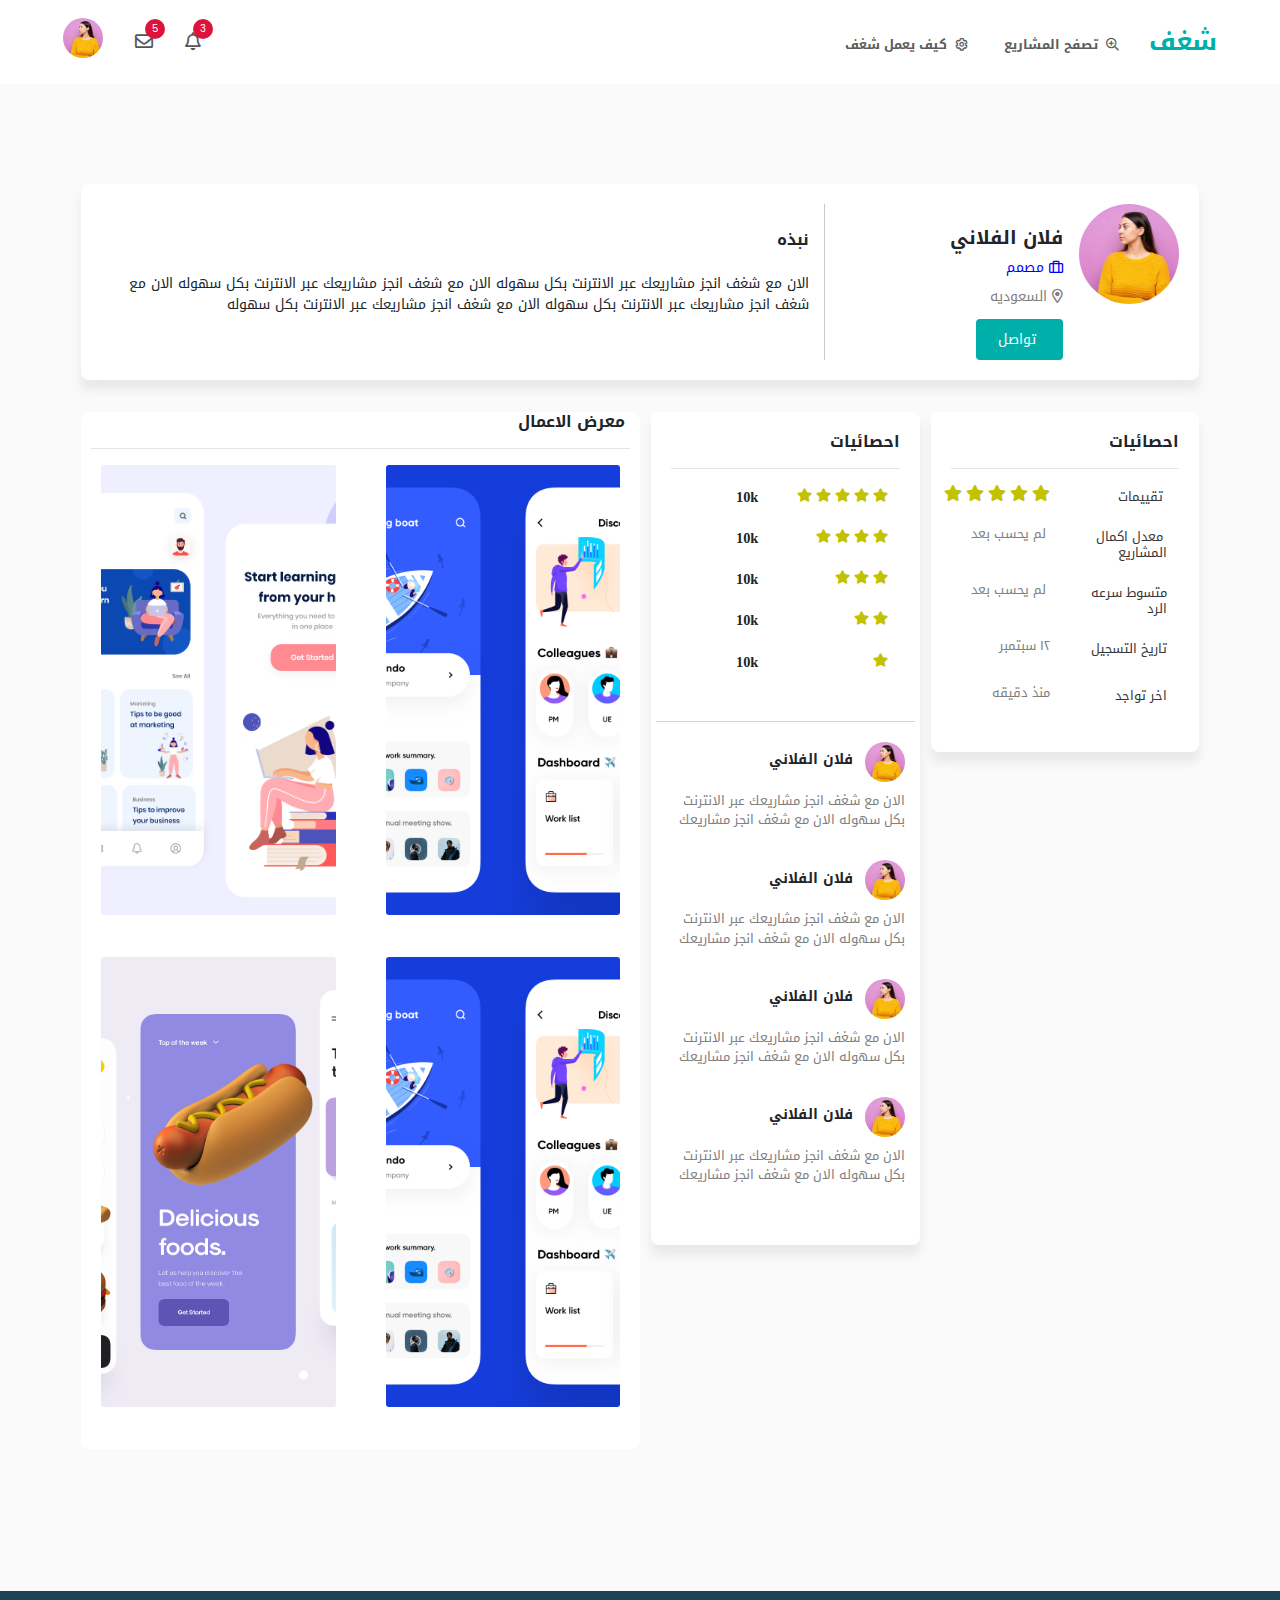
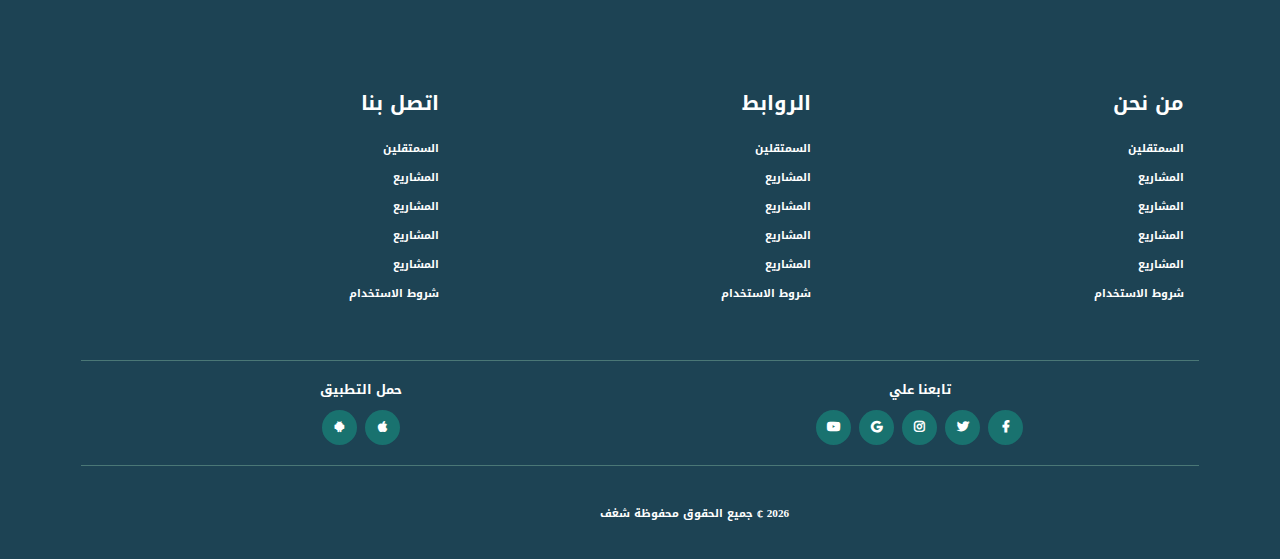
<file: profile-2.html>
<!DOCTYPE html>
<html lang="en">

<head>
    <meta charset="UTF-8">
    <meta name="viewport" content="width=device-width, initial-scale=1.0">
    <title>profile</title>
    <link rel="stylesheet" href="css/bootstrap.css">
    <link rel="stylesheet" href="css/font-awesome.css">
    <link rel="stylesheet" href="css/bootstrap.css">
    <link rel="stylesheet" href="css/widgets.css">
    <link rel="stylesheet" href="css/new.css">
</head>

<body>
    <!--user nav-->
    <nav class="navbar user-nav navbar-expand-lg">
        <div class="container-fluid">
            <a class="navbar-brand" href="#">
                شغف
            </a>

            <div id="wrapper" class="navbar-toggler" data-toggle="collapse" data-target="#navbarSupportedContent"
                aria-controls="navbarSupportedContent" aria-expanded="false" aria-label="Toggle navigation">
                <div class="main-item menu">
                    <span class="line line01"></span>
                    <span class="line line02"></span>
                    <span class="line line04"></span>
                </div>
            </div>

            <div class="collapse navbar-collapse" id="navbarSupportedContent">
                <ul class="navbar-nav ml-auto">
                    <li class="nav-item">
                        <a class="nav-link hasBorder" id="" href="projects.html">
                            <i class="far fa-search-plus"></i>
                            تصفح المشاريع
                        </a>
                    </li>
                    <li class="nav-item">
                        <a class="nav-link hasBorder" id="brands" href="#">
                            <i class="far fa-cog"></i>
                            كيف يعمل شغف
                        </a>
                    </li>
                </ul class="navbar-nav mr-auto">

                <div class="admin">
                    <ul>
                        <li class="nav-item dropdown">
                            <a class="nav-link dropdown-toggle" href="#" id="navbarDropdown" role="button"
                                data-toggle="dropdown" aria-haspopup="true" aria-expanded="false">
                                <i class="far fa-bell"></i>
                                <span class="getter">
                                    3
                                </span>
                            </a>
                            <div class="dropdown-menu dropdown-menu-left  animate slideIn"
                                aria-labelledby="navbarDropdown">
                                <div class="title">
                                    <span>
                                        لديك 3 طلبات

                                    </span>
                                </div>
                                <a class="dropdown-item" href="#">Another action</a>
                                <a class="dropdown-item" href="#">Something else here</a>
                            </div>
                        </li>
                        <li class="nav-item dropdown">
                            <a class="nav-link dropdown-toggle" href="#" id="navbarDropdown" role="button"
                                data-toggle="dropdown" aria-haspopup="true" aria-expanded="false">
                                <i class="far fa-envelope"></i>
                                <span class="getter">
                                    5
                                </span>
                            </a>
                            <div class="dropdown-menu dropdown-menu-left animate slideIn"
                                aria-labelledby="navbarDropdown">
                                <div class="title">
                                    <span>
                                        لديك 3 اشعارات
                                    </span>
                                </div>
                                <a class="dropdown-item" href="#">Another action</a>
                                <a class="dropdown-item" href="#">Something else here</a>
                            </div>
                        </li>
                        <li class="nav-item dropdown">
                            <a class="nav-link dropdown-toggle" href="#" id="navbarDropdown" role="button"
                                data-toggle="dropdown" aria-haspopup="true" aria-expanded="false">
                                <div class="profile">
                                    <img src="img/avatar/hero.jpg" alt="" />
                                </div>
                            </a>
                            <div class="dropdown-menu dropdown-menu-left animate slideIn"
                                aria-labelledby="navbarDropdown">
                                <div class="title">
                                    <span>
                                        فلان الفلاني
                                    </span>
                                </div>
                                <a class="dropdown-item" href="#">
                                    <i class="far fa-user"></i> الصفحة الشخصية
                                </a>
                                <a class="dropdown-item" href="#">
                                    <i class="far fa-cog"></i> الضبط
                                </a>
                                <a class="dropdown-item" href="balance.html">
                                    <i class="far fa-money-bill"></i> الرصيد
                                </a>
                                <a class="dropdown-item" href="#">
                                    <i class="far fa-sign-out"></i> الخروج
                                </a>
                            </div>
                        </li>
                    </ul>
                </div>
            </div>
        </div>
    </nav>


    <!--profile-->
    <div class="profile-container">
        <div class="custom-container">
            <div class="row">
                <div class="col-12 col-sm-12 col-md-12 col-lg-12 col-xl-12 upper">
                    <div class="child">
                        <div class="row">
                            <div class="col-12 col-sm-12 col-md-12 col-lg-4 col-xl-4">
                                <div class="child">
                                    <div class="d-flex">
                                        <div class="profile-pic">
                                            <img src="img/avatar/hero.jpg" alt="">
                                        </div>


                                        <div class="details text-right">
                                            <div class="name">
                                                <h4>فلان الفلاني</h4>
                                            </div>

                                            <div class="other">
                                                <p>
                                                    <i class="far fa-suitcase"></i>
                                                    مصمم
                                                </p>
                                                <p>
                                                    <i class="far fa-map-marker-alt"></i>
                                                    السعوديه
                                                </p>
                                            </div>

                                            <button>
                                                 تواصل
                                            </button>
                                        </div>
                                    </div>
                                </div>
                            </div>


                            <div class="col-12 col-sm-12 col-md-12 col-lg-8 col-xl-8 has-border">
                                <div class="child text-right">
                                    <div class="about">
                                        <h6>نبذه</h6>
                                         <p>
                                            الان مع شغف انجز مشاريعك عبر الانترنت بكل سهوله الان مع شغف انجز مشاريعك عبر
                                            الانترنت بكل سهوله الان مع شغف انجز مشاريعك عبر الانترنت بكل سهوله الان مع
                                            شغف انجز مشاريعك عبر الانترنت بكل سهوله
                                        </p>
                                    </div>
                                </div>
                            </div>
                        </div>
                    </div>
                </div>
            </div>


            <!--three rows-->
            <div class="down-childs">
                <div class="row">
                    <div class="col-12 col-sm-12 col-md-12 col-lg-3 col-xl-3" style="padding: 0;">
                        <div class="child text-right">
                            <h4>
                                احصائيات
                            </h4>
                            <hr>

                            <div class="row " style="padding: 0;">
                                <div class="col-12 col-sm-12 col-md-12 col-lg-6 col-xl-6 title">
                                    <h6>
                                         تقييمات
                                    </h6>
                                </div>

                                <div class="col-12 col-sm-12 col-md-12 col-lg-6 col-xl-6">
                                    <div class="d-flex">
                                        <i class="fa fa-star"></i>
                                        <i class="fa fa-star"></i>
                                        <i class="fa fa-star"></i>
                                        <i class="fa fa-star"></i>
                                        <i class="fa fa-star"></i>
                                    </div>
                                </div>


                                <div class="col-12 col-sm-12 col-md-12 col-lg-6 col-xl-6 title">
                                    <h6>
                                         معدل اكمال المشاريع
                                    </h6>
                                </div>

                                <div class="col-12 col-sm-12 col-md-12 col-lg-6 col-xl-6">
                                    <p>
                                         لم يحسب بعد
                                    </p>
                                </div>


                                <div class="col-12 col-sm-12 col-md-12 col-lg-6 col-xl-6 title">
                                    <h6>
                                        متسوط سرعه الرد
                                    </h6>
                                </div>

                                <div class="col-12 col-sm-12 col-md-12 col-lg-6 col-xl-6">
                                    <p>
                                         لم يحسب بعد
                                    </p>
                                </div>

                                <div class="col-12 col-sm-12 col-md-12 col-lg-6 col-xl-6 title">
                                    <h6>
                                        تاريخ التسجيل
                                    </h6>
                                </div>

                                <div class="col-12 col-sm-12 col-md-12 col-lg-6 col-xl-6">
                                    <p>
                                        ١٢ سبتمبر
                                    </p>
                                </div>

                                <div class="col-12 col-sm-12 col-md-12 col-lg-6 col-xl-6 title">
                                    <h6>
                                        اخر تواجد
                                    </h6>
                                </div>

                                <div class="col-12 col-sm-12 col-md-12 col-lg-6 col-xl-6">
                                    <p>
                                        منذ دقيقه
                                    </p>
                                </div>
                            </div>
                        </div>
                    </div>
                    <!---->


                    <div class="col-12 col-sm-12 col-md-12 col-lg-3 col-xl-3" style="padding: 0;">
                        <div class="child text-right">
                            <h4>
                                احصائيات
                            </h4>
                            <hr>

                            <div class="row " style="padding: 0;">
                                <div class="col-12 col-sm-12 col-md-12 col-lg-6 col-xl-6 title">
                                    <h6>
                                        <div class="d-flex">
                                            <i class="fa fa-star"></i>
                                            <i class="fa fa-star"></i>
                                            <i class="fa fa-star"></i>
                                            <i class="fa fa-star"></i>
                                            <i class="fa fa-star"></i>
                                        </div>
                                    </h6>
                                </div>

                                <div class="col-12 col-sm-12 col-md-12 col-lg-6 col-xl-6">
                                    <h6>10k</h6>
                                </div>


                                <div class="col-12 col-sm-12 col-md-12 col-lg-6 col-xl-6 title">
                                    <h6>
                                        <div class="d-flex">
                                            <i class="fa fa-star"></i>
                                            <i class="fa fa-star"></i>
                                            <i class="fa fa-star"></i>
                                            <i class="fa fa-star"></i>
                                        </div>
                                    </h6>
                                </div>

                                <div class="col-12 col-sm-12 col-md-12 col-lg-6 col-xl-6">
                                    <h6>10k</h6>
                                </div>


                                <div class="col-12 col-sm-12 col-md-12 col-lg-6 col-xl-6 title">
                                    <h6>
                                        <div class="d-flex">
                                            <i class="fa fa-star"></i>
                                            <i class="fa fa-star"></i>
                                            <i class="fa fa-star"></i>
                                        </div>
                                    </h6>
                                </div>

                                <div class="col-12 col-sm-12 col-md-12 col-lg-6 col-xl-6">
                                    <h6>10k</h6>
                                </div>


                                <div class="col-12 col-sm-12 col-md-12 col-lg-6 col-xl-6 title">
                                    <h6>
                                        <div class="d-flex">
                                            <i class="fa fa-star"></i>
                                            <i class="fa fa-star"></i>
                                        </div>
                                    </h6>
                                </div>

                                <div class="col-12 col-sm-12 col-md-12 col-lg-6 col-xl-6">
                                    <h6>10k</h6>
                                </div>


                                <div class="col-12 col-sm-12 col-md-12 col-lg-6 col-xl-6 title">
                                    <h6>
                                        <div class="d-flex">
                                            <i class="fa fa-star"></i>
                                        </div>
                                    </h6>
                                </div>

                                <div class="col-12 col-sm-12 col-md-12 col-lg-6 col-xl-6">
                                    <h6>10k</h6>
                                </div>
                                <hr>


                                <div class="comments-section">
                                    <div class="comment">
                                        <div class="d-flex" style="align-items: center;">
                                            <div class="profile">
                                                <img src="img/avatar/hero.jpg" alt="">
                                            </div>
                                            <h6>فلان الفلاني</h6>
                                        </div>

                                        <div class="inform">
                                            <p>
                                                الان مع شغف انجز مشاريعك عبر الانترنت بكل سهوله الان مع شغف انجز مشاريعك
                                            </p>
                                        </div>
                                    </div>

                                    <div class="comment">
                                        <div class="d-flex" style="align-items: center;">
                                            <div class="profile">
                                                <img src="img/avatar/hero.jpg" alt="">
                                            </div>
                                            <h6>فلان الفلاني</h6>
                                        </div>

                                        <div class="inform">
                                            <p>
                                                الان مع شغف انجز مشاريعك عبر الانترنت بكل سهوله الان مع شغف انجز مشاريعك
                                            </p>
                                        </div>
                                    </div>

                                    <div class="comment">
                                        <div class="d-flex" style="align-items: center;">
                                            <div class="profile">
                                                <img src="img/avatar/hero.jpg" alt="">
                                            </div>
                                            <h6>فلان الفلاني</h6>
                                        </div>

                                        <div class="inform">
                                            <p>
                                                الان مع شغف انجز مشاريعك عبر الانترنت بكل سهوله الان مع شغف انجز مشاريعك
                                            </p>
                                        </div>
                                    </div>

                                    <div class="comment">
                                        <div class="d-flex" style="align-items: center;">
                                            <div class="profile">
                                                <img src="img/avatar/hero.jpg" alt="">
                                            </div>
                                            <h6>فلان الفلاني</h6>
                                        </div>

                                        <div class="inform">
                                            <p>
                                                الان مع شغف انجز مشاريعك عبر الانترنت بكل سهوله الان مع شغف انجز مشاريعك
                                            </p>
                                        </div>
                                    </div>
                                </div>

                            </div>
                        </div>
                    </div>
                    <!---->

                    <div class="col-12 col-sm-12 col-md-12 col-lg-6 col-xl-6 my-projects" style="padding: 0;">
                        <div class="child width text-right">
                            <h4>
                                 معرض الاعمال
                            </h4>
                            <hr>
                            <div class="row">
                                <div class="col-12 col-sm-12 col-md-12 col-lg-6 col-xl-6">
                                    <div class="child">
                                        <div class="image">
                                            <!--image overlay appears on hover-->
                                            <div class="overlay">
                                                <a href="">
                                                    <i class="far fa-eye"></i>
                                                </a>
                                            </div>

                                            <!--project image-->
                                            <img src="img/projects/1.png" alt="">
                                        </div>
                                    </div>
                                </div>
                                <!---->

                                <div class="col-12 col-sm-12 col-md-12 col-lg-6 col-xl-6">
                                    <div class="child">
                                        <div class="image">
                                            <!--image overlay appears on hover-->
                                            <div class="overlay">
                                                <a href="">
                                                    <i class="far fa-eye"></i>
                                                </a>
                                            </div>

                                            <!--project image-->
                                            <img src="img/projects/2.png" alt="">
                                        </div>
                                    </div>
                                </div>
                                <!---->



                                <div class="col-12 col-sm-12 col-md-12 col-lg-6 col-xl-6">
                                    <div class="child">
                                        <div class="image">
                                            <!--image overlay appears on hover-->
                                            <div class="overlay">
                                                <a href="">
                                                    <i class="far fa-eye"></i>
                                                </a>
                                            </div>

                                            <!--project image-->
                                            <img src="img/projects/1.png" alt="">
                                        </div>
                                    </div>
                                </div>
                                <!---->


                                <div class="col-12 col-sm-12 col-md-12 col-lg-6 col-xl-6">
                                    <div class="child">
                                        <div class="image">
                                            <!--image overlay appears on hover-->
                                            <div class="overlay">
                                                <a href="">
                                                    <i class="far fa-eye"></i>
                                                </a>
                                            </div>

                                            <!--project image-->
                                            <img src="img/projects/4.png" alt="">
                                        </div>
                                    </div>
                                </div>
                                <!---->

                            </div>
                        </div>
                    </div>
                </div>

            </div>
        </div>
    </div>



    <!--footer-->
    <footer>
        <div class="custom-container">
            <div class="row">
                <div class="col-12 col-sm-6 col-md-6 col-lg-4 col-xl-4 text-righted">
                    <h5>
                        من نحن
                    </h5>
                    <ul>
                        <li>
                            <a href="faq.html">
                                السمتقلين
                            </a>
                        </li>
                        <li>
                            <a href="privacy.html">
                                المشاريع
                            </a>
                        </li>

                        <li>
                            <a href="privacy.html">
                                المشاريع
                            </a>
                        </li>

                        <li>
                            <a href="privacy.html">
                                المشاريع
                            </a>
                        </li>

                        <li>
                            <a href="privacy.html">
                                المشاريع
                            </a>
                        </li>

                        <li>
                            <a href="privacy.html">
                                شروط الاستخدام
                            </a>
                        </li>

                    </ul>
                </div>
                <div class="col-12 col-sm-6 col-md-6 col-lg-4 col-xl-4">
                    <h5>
                        الروابط
                    </h5>
                    <ul>
                        <li>
                            <a href="faq.html">
                                السمتقلين
                            </a>
                        </li>
                        <li>
                            <a href="privacy.html">
                                المشاريع
                            </a>
                        </li>

                        <li>
                            <a href="privacy.html">
                                المشاريع
                            </a>
                        </li>

                        <li>
                            <a href="privacy.html">
                                المشاريع
                            </a>
                        </li>

                        <li>
                            <a href="privacy.html">
                                المشاريع
                            </a>
                        </li>

                        <li>
                            <a href="privacy.html">
                                شروط الاستخدام
                            </a>
                        </li>

                    </ul>
                </div>
                <div class="col-12 col-sm-6 col-md-6 col-lg-4 col-xl-4">
                    <h5>
                        اتصل بنا
                    </h5>
                    <ul>
                        <li>
                            <a href="faq.html">
                                السمتقلين
                            </a>
                        </li>
                        <li>
                            <a href="privacy.html">
                                المشاريع
                            </a>
                        </li>

                        <li>
                            <a href="privacy.html">
                                المشاريع
                            </a>
                        </li>

                        <li>
                            <a href="privacy.html">
                                المشاريع
                            </a>
                        </li>

                        <li>
                            <a href="privacy.html">
                                المشاريع
                            </a>
                        </li>

                        <li>
                            <a href="privacy.html">
                                شروط الاستخدام
                            </a>
                        </li>

                    </ul>
                </div>

                <div class="col-12 col-sm-6 col-md-6 col-lg-12 col-xl-12">
                    <div class="row">
                        <div class="col-12 col-sm-12 col-md-12 col-lg-6 col-xl-6 linker">
                            <div class="d-flex">
                                <span class="span-t">
                                    تابعنا علي
                                </span>
                                <div class="d-flex">
                                    <span class="social-icon">
                                        <a href="">
                                            <i class="fab fa-facebook-f"></i>
                                        </a>
                                    </span>

                                    <span class="social-icon">
                                        <a href="">
                                            <i class="fab fa-twitter"></i>
                                        </a>
                                    </span>

                                    <span class="social-icon">
                                        <a href="">
                                            <i class="fab fa-instagram"></i>
                                        </a>
                                    </span>

                                    <span class="social-icon">
                                        <a href="">
                                            <i class="fab fa-google"></i>
                                        </a>
                                    </span>

                                    <span class="social-icon">
                                        <a href="">
                                            <i class="fab fa-youtube"></i>
                                        </a>
                                    </span>
                                </div>
                            </div>
                        </div>

                        <div class="col-12 col-sm-12 col-md-12 col-lg-6 col-xl-6 linker">
                            <div class="d-flex">
                                <span class="span-t">
                                    حمل التطبيق
                                </span>
                                <div class="d-flex">
                                    <span class="social-icon">
                                        <a href="">
                                            <i class="fab fa-apple"></i>
                                        </a>
                                    </span>

                                    <span class="social-icon">
                                        <a href="">
                                            <i class="fab fa-android"></i>
                                        </a>
                                    </span>
                                </div>
                            </div>
                        </div>
                    </div>
                </div>
            </div>
            <div class="copyRights text-center">
                <p>
                    <script>
                        document.write(new Date().getFullYear());
                    </script>
                    &copf;
                    جميع الحقوق محفوظة شغف
                </p>

            </div>
        </div>
    </footer>


    <!--scripts sources-->
    <script src=" js/jquery.js"> </script>
    <script src="js/bootstrap.js"></script>
    <script src="js/counter.js"></script>
    <script src="js/index.js"></script>
</body>

</html>
</file>
<file: css/web/css/style.css>
/*--
Author: W3layouts
Author URL: http://w3layouts.com
License: Creative Commons Attribution 3.0 Unported
License URL: http://creativecommons.org/licenses/by/3.0/
--*/
body {
    margin: 0;
    font-family: 'Roboto Condensed', sans-serif;
    background: #fff;
}

body a {
    -webkit-transition: 0.5s all;
    -moz-transition: 0.5s all;
    -o-transition: 0.5s all;
    -ms-transition: 0.5s all;
    transition: 0.5s all;
    text-decoration: none;
}

h1,
h2,
h3,
h4,
h5,
h6 {
    margin: 0;
}

p {
    margin: 0;
}

ul,
label {
    margin: 0;
    padding: 0;
}

body a:hover {
    text-decoration: none;
}

/*-- header --*/
.w3ls-header {
    background: #464646;
    padding: 0.5em 2em;
}

.w3ls-header-left {
    float: left;
}

.w3ls-header-right {
    float: right;
}

.w3ls-header-left p {
    font-size: 0.9em;
}

.w3ls-header-left p a {
    color: #fff;
}

.w3ls-header-right ul li.dropdown {
    display: inline-block;
    padding: 0 1em;
}

ul.dropdown-menu {
    -moz-animation: fadeInUp .2s ease-in;
    -webkit-animation: fadeInUp .2s ease-in;
    animation: fadeInUp .2s ease-in;
    min-width: 120px;
    font-size: 1em;
    top: 125%;
    z-index: 99999;
}

ul.cd-dropdown-content li {
    display: block;
}

.w3ls-header-right ul li a.dropdown-toggle {
    font-size: 0.9em;
    color: #f9f9f9;
    outline: none;
}

.w3ls-header-right ul li a.dropdown-toggle:hover,
li.dropdown.head-dpdn.open a.dropdown-toggle,
.my-account a:hover,
.my-account a:hover i.fa {
    color: #fd776d;
    text-decoration: none;
}

.w3ls-header-right ul li a i.fa {
    margin-right: 5px;
}

.w3ls-header-right ul li .caret {
    margin-left: 6px;
}

.dropdown-menu>li>a {
    color: #999;
}

.dropdown-menu>li>a:hover {
    color: #fff;
    background: #3988d1;
}

/*-- //header --*/
/*-- header-two --*/
.header-two.scroll-to-fixed-fixed {
    background: #fff;
    padding: .3em 0 0.8em;
    -webkit-box-shadow: 0px 0px 5px 1px #d2d2d2;
    -moz-box-shadow: 0px 0px 5px 1px #d2d2d2;
    -o-box-shadow: 0px 0px 5px 1px #d2d2d2;
    -ms-box-shadow: 0px 0px 5px 1px #d2d2d2;
    box-shadow: 0px 0px 5px 1px #d2d2d2;
    z-index: 999;
}

.header-two.scroll-to-fixed-fixed .header-logo h1 {
    font-size: 2.5em;
}

.header-two.scroll-to-fixed-fixed .header-search {
    margin-top: 1.8em;
    margin-bottom: 1em;
}

.header-two.scroll-to-fixed-fixed .header-search input[type="search"] {
    padding: 0.8em 5em 0.8em 1em;
}

.header-two.scroll-to-fixed-fixed .header-search .btn-default {
    height: 44px;
}

.header-two.scroll-to-fixed-fixed .header-cart {
    margin: 1.1em 0 0;
}

.header-two {
    padding: 2em 0;
    position: relative;
}

.header-logo {
    float: left;
}

.header-search {
    float: left;
    width: 55%;
    text-align: center;
    margin: 1.6em 5em;
}

.header-cart {
    float: right;
    margin: 1.3em 0;
}

.header-logo h1,
.footer-logo.header-logo h2 {
    font-size: 3em;
    font-weight: 900;
}

.header-logo h1 a,
.footer-logo.header-logo h2 a {
    display: inline-block;
    color: #000;
    text-decoration: none;
    position: relative;
}

.header-logo h1 a span,
.footer-logo.header-logo h2 a span {
    font-family: 'Lovers Quarrel', cursive;
    font-size: 2em;
    color: #F44336;
    vertical-align: sub;
    margin-right: 3px;
}

.header-logo h1 a i,
.footer-logo.header-logo h2 a i {
    display: block;
    position: absolute;
    bottom: 18%;
    right: 2%;
    font-size: 0.5em;
}

.header-logo h6 {
    font-size: 0.8em;
    color: #000;
    letter-spacing: 1px;
    margin-top: -1em;
}

.header-search form {
    position: relative;
}

.header-search input[type="search"] {
    width: 100%;
    padding: 1em 5em 1em 1em;
    font-size: 1em;
    color: #999;
    outline: none;
    border: 1px solid #cccccc;
    background: none;
    -webkit-appearance: none;
    transition: 0.5s all;
    -webkit-transition: 0.5s all;
    -moz-transition: 0.5s all;
}

.header-search input[type="search"]:focus {
    border-color: #f44336;
}

.header-search .btn-default {
    border: none;
    position: absolute;
    top: 0px;
    right: 0px;
    width: 60px;
    height: 50px;
    outline: none;
    box-shadow: none;
    background: #f44336;
    padding: 0;
    border-radius: inherit;
    -webkit-appearance: none;
    -webkit-transition: .5s all;
    -moz-transition: .5s all;
    transition: .5s all;
}

.header-search i.fa {
    font-size: 1em;
    color: #fff;
    padding: 3px;
}

.header-cart h4 a {
    color: #000;
}

/*-- cart-box --*/
.cart {
    margin-right: 2em;
    padding-right: 2em;
    border-right: 1px solid #6495ed;
    float: left;
}

.w3view-cart {
    background: #0280e1;
    border: none;
    -webkit-border-radius: 50%;
    -moz-border-radius: 50%;
    -o-border-radius: 50%;
    -ms-border-radius: 50%;
    border-radius: 50%;
    width: 60px;
    height: 59px;
    text-align: center;
    outline: none;
}

.w3view-cart i.fa {
    font-size: 2em;
    color: #ffffff;
    vertical-align: middle;
}

/*-- //cart-box --*/
.my-account {
    float: right;
    margin: 1.4em 0;
}

.my-account a {
    font-size: 1em;
    color: #000;
    -webkit-transition: 0.5s all;
    -moz-transition: 0.5s all;
    -o-transition: 0.5s all;
    -ms-transition: 0.5s all;
    transition: 0.5s all;
}

.my-account a i.fa {
    color: #cccccc;
    margin-right: 3px;
    -webkit-transition: 0.5s all;
    -moz-transition: 0.5s all;
    -o-transition: 0.5s all;
    -ms-transition: 0.5s all;
    transition: 0.5s all;
}

/*-- //header-two --*/
/*-- header-three --*/
.header-three {
    border-bottom: 1px solid #eaeaea;
    background: url(../images/bg.png)#08bce4 no-repeat;
    background-size: cover;
}

/*-- //header-three --*/
.menu {
    float: left;
    width: 21%;
}

.move-text {
    float: right;
    width: 70%;
    padding: 1em;
}

.marquee {
    width: 100%;
    margin: 0 auto;
    font-size: 1em;
    overflow: hidden;
}

.marquee a {
    color: #fff;
    letter-spacing: 1px;
    text-transform: capitalize;
    font-size: 1em;
}

.marquee a span {
    margin-left: 18em;
}

/*-- menu --*/
.cd-dropdown-trigger:hover {
    color: #000;
}

/*-- //menu --*/
/*-- welcome --*/
.welcome,
.deals,
.card-page,
.help,
.values,
.privacy,
.sitemap,
.products,
.related-products,
.login-page,
.contact,
.about,
.faq-w3agile,
.wthree-offers,
.w3l-services {
    padding: 5em 0;
}

h3.w3ls-title {
    text-align: left;
    font-size: 2em;
    color: #000;
    margin: 1em 0;
    font-family: 'Offside', cursive;
}

.welcome-grids {
    float: left;
    width: 33.33%;
    text-align: center;
    margin: 0.7em 0;
}

.welcome-info {
    text-align: center;
}

.welcome .bs-example.bs-example-tabs .nav-tabs {
    border: none;
    margin: 2em 0 1em;
}

.welcome .bs-example-tabs ul.nav-tabs li {
    display: inline-block;
    float: none;
    margin: 0 3em;
}

.welcome .bs-example-tabs ul.nav-tabs li a {
    display: block;
    outline: none;
    border: none;
    margin: 0;
}

.welcome .bs-example-tabs ul.nav-tabs li a:focus {
    text-decoration: none;
}

.welcome .tabcontent-grids ul li {
    display: block;
    color: #999;
    margin-top: 1em;
    font-size: 1em;
}

.nav-tabs>li.active>a,
.nav-tabs>li.active>a:hover,
.nav-tabs>li.active>a:focus {
    background-color: transparent;
}

.nav-tabs li a i.fa {
    font-size: 5em;
    color: #78d378;
    -webkit-transition: .5s all;
    -moz-transition: .5s all;
    -o-transition: .5s all;
    -ms-transition: .5s all;
    transition: .5s all;
}

.nav-tabs li a i.fa.fa-female {
    color: #f57df5;
}

.nav-tabs li a i.fa.fa-gift {
    color: #fd723e;
}

.nav-tabs li a i.fa.fa-home {
    color: #5b91f2;
}

.nav-tabs li a i.fa.fa-motorcycle {
    color: #ec4b81;
}

.nav-tabs li a h5 {
    font-size: 1.2em;
    color: #555;
    margin-top: 1em;
    -webkit-transition: .5s all;
    -moz-transition: .5s all;
    -o-transition: .5s all;
    -ms-transition: .5s all;
    transition: .5s all;
}

.welcome ul.nav-tabs li.active a i.fa,
.welcome ul.nav-tabs li:hover a i.fa {
    color: #d2d2d2;
}

.welcome ul.nav-tabs li.active a h5,
.welcome ul.nav-tabs li:hover a h5 {
    color: #d2d2d2;
}

.owl-carousel .item {
    margin: 1em;
    color: #FFF;
    -webkit-border-radius: 3px;
    -moz-border-radius: 3px;
    border-radius: 3px;
    text-align: center;
    -webkit-box-shadow: 0px 0px 14px rgba(0, 0, 0, 0.33);
    -moz-box-shadow: 0px 0px 14px rgba(0, 0, 0, 0.33);
    -o-box-shadow: 0px 0px 14px rgba(0, 0, 0, 0.33);
    -ms-box-shadow: 0px 0px 14px rgba(0, 0, 0, 0.33);
    box-shadow: 0px 0px 14px rgba(0, 0, 0, 0.33);
}

/*-- featured products --*/
/*  Demo 10 */
.glry-w3agile-grids {
    background-color: #FFF;
    display: block;
    overflow: hidden;
    position: relative;
    -webkit-box-shadow: 0 0 0 0 #555;
    -moz-box-shadow: 0 0 0 0 #555;
    -o-box-shadow: 0 0 0 0 #555;
    -ms-box-shadow: 0 0 0 0 #555;
    box-shadow: 0 0 0 0 #555;
    -webkit-transition: all 0.5s;
    -moz-transition: all 0.5s;
    -ms-transition: all 0.5s;
    -o-transition: all 0.5s;
    transition: all 0.5s;
    opacity: 1;
    filter: alpha(opacity=100);
}

.glry-w3agile-grids a {
    display: block;
}

.glry-w3agile-grids img {
    width: 70%;
    margin: 2em auto;
    -webkit-transition: all 0.5s;
    -moz-transition: all 0.5s;
    -ms-transition: all 0.5s;
    -o-transition: all 0.5s;
    transition: all 0.5s;
    opacity: 1;
    filter: alpha(opacity=100);
}

.glry-w3agile-grids:hover img {
    -webkit-transform: translateX(50%);
    -moz-transform: translateX(50%);
    -o-transform: translateX(50%);
    -ms-transform: translateX(50%);
    transform: translateX(50%);
    opacity: 1;
    filter: alpha(opacity=100);
}

.glry-w3agile-grids:hover .view-caption {
    -webkit-transform: translate3d(-30%, 0px, 0px);
    -moz-transform: translate3d(-30%, 0px, 0px);
    -o-transform: translate3d(-30%, 0px, 0px);
    -ms-transform: translate3d(-30%, 0px, 0px);
    transform: translate3d(-30%, 0px, 0px);
}

.glry-w3agile-grids .view-caption {
    background-color: rgba(0, 0, 0, 0.85);
    bottom: 0;
    left: 0;
    position: absolute;
    right: 0;
    padding: 7% 5% 5% 35%;
    text-align: left;
    top: 0;
    z-index: 99;
    -webkit-transition: all 0.5s;
    -moz-transition: all 0.5s;
    -ms-transition: all 0.5s;
    -o-transition: all 0.5s;
    transition: all 0.5s;
    -webkit-transform: translate3d(-110%, 0px, 0px);
    -moz-transform: translate3d(-110%, 0px, 0px);
    -o-transform: translate3d(-110%, 0px, 0px);
    -ms-transform: translate3d(-110%, 0px, 0px);
    transform: translate3d(-110%, 0px, 0px);
}

.glry-w3agile-grids .view-caption h4 {
    border-bottom: 1px solid #ccc;
    font-size: 1.2em;
    font-weight: normal;
    margin-bottom: 10px;
    padding-bottom: 10px;
    font-family: 'Offside', cursive;
    font-weight: 600;
    text-transform: capitalize;
}

.glry-w3agile-grids .view-caption h4 a {
    color: #f44336;
}

.glry-w3agile-grids .view-caption p {
    font-size: 1em;
    color: #999;
    line-height: 1.8em;
}

.glry-w3agile-grids .view-caption h5 {
    font-size: 1.5em;
    color: #fff;
    background: #3075f1;
    width: 60px;
    height: 60px;
    line-height: 2.9em;
    -webkit-border-radius: 62%;
    -moz-border-radius: 62%;
    -o-border-radius: 62%;
    -ms-border-radius: 62%;
    border-radius: 62%;
    text-align: center;
    margin: 1em auto;
}

.agileits-form {
    position: relative;
    text-align: center;
}

.w3ls-cart {
    display: block;
    background: #f44336;
    color: #fff;
    font-size: 1em;
    text-align: center;
    border-radius: 3px;
    border: 1px solid;
    width: 80%;
    outline: none;
    padding: .5em 0;
    margin: 0 auto;
}

.w3ls-cart i.fa {
    margin-right: 6px;
}

/*-- //welcome --*/
/*-- add-products --*/
.w3ls-add-grids {
    background: url(../images/img1.jpg)no-repeat 0px 0px;
    background-size: cover;
    width: 32.5%;
    min-height: 250px;
    float: left;
}

.w3ls-add-grids.w3ls-add-grids-mdl {
    background: url(../images/img2.jpg)no-repeat 0px 0px;
    background-size: cover;
}

.w3ls-add-grids.w3ls-add-grids-mdl1 {
    background: url(../images/img3.jpg)no-repeat 0px 0px;
    background-size: cover;
}

.w3ls-add-grids.w3ls-add-grids-mdl {
    margin: 0 1em;
}

.w3ls-add-grids a {
    display: block;
    padding: 1em;
}

.w3ls-add-grids h4 {
    font-size: 1.8em;
    color: #fff;
    letter-spacing: 2px;
    padding-top: 3em;
    outline: none;
    text-decoration: none;
    line-height: 1.5em;
}

.w3ls-add-grids h4 span {
    font-family: 'Lovers Quarrel', cursive;
    font-size: 2em;
}

.w3ls-add-grids a {
    display: block;
}

.w3ls-add-grids h6 {
    font-size: 1.2em;
    color: #f32e20;
    margin: 1.65em 0;
    font-family: 'Offside', cursive;
}

.w3ls-add-grids.w3ls-add-grids-mdl h4 {
    padding-top: 2em;
    text-align: center;
}

.w3ls-add-grids.w3ls-add-grids-mdl h6 {
    text-align: center;
    color: #fff;
    margin: 2.4em 0;
}

/*-- //add-products --*/
/*-- deals --*/
.focus-grid a {
    color: #6495ed;
    text-align: center;
    padding: 2em 0;
}

.focus-grid a.wthree-btn.wthree1 {
    color: #ff4500;
}

.focus-grid a.wthree-btn.wthree2 {
    color: #00b300;
}

.focus-grid a.wthree-btn.wthree3 {
    color: #E91E63;
}

.focus-grid a.wthree-btn.wthree4 {
    color: #a94442;
}

.focus-grid a.wthree-btn.wthree5 {
    color: #f15cf1;
}

.wthree-btn {
    position: relative;
    display: block;
    margin: 1em auto;
    width: 100%;
    text-transform: uppercase;
    overflow: hidden;
    border: 1px solid;
}

.focus-image i.fa {
    font-size: 3em;
}

h4.clrchg {
    font-size: 1.1em;
    margin-top: 1em;
}

/*-- deals-effect --*/
@-webkit-keyframes criss-cross-left {
    0% {
        left: -20px;
    }

    50% {
        left: 50%;
        width: 20px;
        height: 20px;
    }

    100% {
        left: 50%;
        width: 375px;
        height: 375px;
    }
}

@keyframes criss-cross-left {
    0% {
        left: -20px;
    }

    50% {
        left: 50%;
        width: 20px;
        height: 20px;
    }

    100% {
        left: 50%;
        width: 375px;
        height: 375px;
    }
}

@-webkit-keyframes criss-cross-right {
    0% {
        right: -20px;
    }

    50% {
        right: 50%;
        width: 20px;
        height: 20px;
    }

    100% {
        right: 50%;
        width: 375px;
        height: 375px;
    }
}

@keyframes criss-cross-right {
    0% {
        right: -20px;
    }

    50% {
        right: 50%;
        width: 20px;
        height: 20px;
    }

    100% {
        right: 50%;
        width: 375px;
        height: 375px;
    }
}

.wthree-btn:before,
.wthree-btn:after {
    position: absolute;
    top: 50%;
    content: '';
    width: 20px;
    height: 20px;
    background: #56259b;
    -webkit-border-radius: 50%;
    -moz-border-radius: 50%;
    -o-border-radius: 50%;
    -ms-border-radius: 50%;
    border-radius: 50%;
    z-index: -1;
    transition: .5s all;
}

.wthree-btn:before {
    left: -20px;
    -webkit-transform: translate(-50%, -50%);
    -moz-transform: translate(-50%, -50%);
    -o-transform: translate(-50%, -50%);
    -ms-transform: translate(-50%, -50%);
    transform: translate(-50%, -50%);
}

.wthree-btn:after {
    right: -20px;
    -webkit-transform: translate(50%, -50%);
    -moz-transform: translate(50%, -50%);
    -o-transform: translate(50%, -50%);
    -ms-transform: translate(50%, -50%);
    transform: translate(50%, -50%);
}

.wthree-btn:hover {
    color: #f5f5f5 !important;
}

.wthree-btn:hover:before {
    -webkit-animation: criss-cross-left 0.8s both;
    -moz-animation: criss-cross-left 0.8s both;
    -o-animation: criss-cross-left 0.8s both;
    -ms-animation: criss-cross-left 0.8s both;
    animation: criss-cross-left 0.8s both;
}

.wthree-btn:hover:after {
    -webkit-animation: criss-cross-right 0.8s both;
    -moz-animation: criss-cross-right 0.8s both;
    -o-animation: criss-cross-right 0.8s both;
    -ms-animation: criss-cross-right 0.8s both;
    animation: criss-cross-right 0.8s both;
}

/*-- //deals-effect --*/
/*-- //deals --*/
/*-- footer-top --*/
p {
    font-size: 1em;
    color: #999;
    line-height: 1.8em;
}

.w3agile-ftr-top {
    padding: 4em 0;
    background: url(../images/bg1.jpg)no-repeat center 0px;
    background-size: cover;
}

.ftr-top-left {
    float: left;
}

.ftr-top-right {
    float: right;
    width: 72%;
}

.ftr-top-left i.fa {
    font-size: 2.5em;
    border: 1px solid;
    color: #176aff;
    width: 70px;
    height: 70px;
    text-align: center;
    line-height: 2;
    -webkit-transition: .5s all;
    -moz-transition: .5s all;
    -o-transition: .5s all;
    -ms-transition: .5s all;
    transition: .5s all;
    -webkit-border-radius: 50%;
    -moz-border-radius: 50%;
    -o-border-radius: 50%;
    -ms-border-radius: 50%;
    border-radius: 50%;
}

.ftr-top-left i.fa.fa-user {
    color: #00c57e;
}

.ftr-top-left i.fa.fa-thumbs-o-up {
    color: #fb4602;
}

.ftr-top-right h4 {
    font-size: 1.4em;
    font-family: 'Offside', cursive;
    margin-bottom: 0.5em;
    color: #fff;
}

.ftr-top-grids:hover i.fa {
    color: #fff;
}

/*-- //footer-top --*/
/*-- coming soon --*/
.soon {
    margin-top: 5em;
    padding: 5em 0;
    background: url(../images/bg2.jpg)no-repeat center 0px;
    text-align: center;
    background-size: cover;
}

.soon h3 {
    color: #fff;
    font-size: 3em;
    font-family: 'Offside', cursive;
}

.soon h4 {
    font-size: 2em;
    margin: 1em 0 2em;
    color: #00b300;
    font-family: 'Tangerine', cursive;
    background: rgba(0, 0, 0, 0.75);
    display: inline-block;
    padding: .5em 1em;
}

.ClassyCountdown-wrapper>div {
    display: inline-block;
    position: relative;
    width: 21%;
    margin: 0 2%;
    height: inherit !important;
}

.ClassyCountdown-wrapper .ClassyCountdown-value {
    width: 100%;
    line-height: 1em;
    position: absolute;
    top: 50%;
    text-align: center;
    left: 0;
    display: block;
}

.ClassyCountdownDemo {
    width: 60%;
    margin: 0 auto;
    text-align: center;
}

.soon canvas {
    background: rgba(9, 9, 9, 0.48);
    -webkit-border-radius: 50%;
    -moz-border-radius: 50%;
    -o-border-radius: 50%;
    -ms-border-radius: 50%;
    border-radius: 50%;
}

/*-- //coming soon --*/
/*-- subscribe --*/
.subscribe {
    padding: 3em 0;
}

.subscribe-right {
    margin-top: 1.5em;
}

.subscribe h4 {
    font-size: 1.3em;
    color: #000;
    margin-bottom: 1em;
    font-family: 'Offside', cursive;
}

.subscribe input[type="text"] {
    width: 70%;
    padding: 1em;
    font-size: 1em;
    float: left;
    color: #999;
    outline: none;
    border: 1px solid #999;
    border-right: none;
    background: none;
    -webkit-appearance: none;
    -webkit-transition: 0.5s all;
    -moz-transition: 0.5s all;
    transition: 0.5s all;
}

.subscribe input[type="submit"] {
    float: left;
    color: #999;
    font-size: 1em;
    outline: none;
    padding: 1em 1.8em;
    border: 1px solid #999;
    -webkit-transition: 0.5s all;
    -moz-transition: 0.5s all;
    transition: 0.5s all;
    -webkit-appearance: none;
    background: none;
}

.subscribe form:hover input[type="text"] {
    border-color: #f44336;
}

.subscribe form:hover input[type="submit"] {
    border-color: #f44336;
    background: #f44336;
    color: #fff;
}

/*-- //subscribe --*/
/*-- social-icons --*/
.social-icons ul li {
    display: inline-block;
}

.social-icons ul li a.fa.icon {
    font-size: 1em;
    color: #fff;
    line-height: 2.3em;
    text-align: center;
    border: 2px solid #3b5998;
    -webkit-border-radius: 50%;
    -moz-border-radius: 50%;
    -o-border-radius: 50%;
    -ms-border-radius: 50%;
    border-radius: 50%;
    background: #3b5998;
}

.social-icons ul li a.fa.icon:hover {
    color: #3b5998;
    background: transparent;
}

.social-icons ul li a.fa.fa-twitter {
    background: #4099ff;
    border-color: #4099ff;
}

.social-icons ul li a.fa.fa-twitter:hover {
    color: #4099ff;
    background: transparent;
}

.social-icons ul li a.fa.fa-google-plus {
    background: #d34836;
    border-color: #d34836;
}

.social-icons ul li a.fa.fa-google-plus:hover {
    color: #d34836;
    background: transparent;
}

.social-icons ul li a.fa.fa-dribbble {
    background: #ec4a89;
    border-color: #ec4a89;
}

.social-icons ul li a.fa.fa-dribbble:hover {
    color: #ec4a89;
    background: transparent;
}

.social-icons ul li a.fa.fa-rss {
    background: #ee802f;
    border-color: #ee802f;
}

.social-icons ul li a.fa.fa-rss:hover {
    color: #ee802f;
    background: transparent;
}

.icon {
    vertical-align: top;
    overflow: hidden;
    margin: 4px;
    width: 35px;
    height: 35px;
    position: relative;
}

.social-icons ul.apps {
    margin-top: 1em;
}

.social-icons ul.apps li h4 {
    font-size: 1em;
    margin: 0;
}

.social-icons ul.apps li a.fa {
    color: #999;
    font-size: 1.4em;
    margin-left: 0.6em;
}

.social-icons ul.apps li a.fa:hover {
    color: #0280e1;
}

/*-- //social-icons --*/
/*-- footer --*/
.footer {
    padding-top: 5em;
    background: url(../images/bg.png)#42d406 no-repeat;
    background-size: cover;
}

.footer-logo.header-logo {
    float: none;
    text-align: center;
}

.address-left {
    background: #fff;
    padding: 2em;
    z-index: 9;
}

.address-right {
    position: relative;
}

.address-right:before {
    content: '';
    background: url(../images/a1.png)no-repeat 0px 0px;
    background-size: 100%;
    display: block;
    position: absolute;
    bottom: -189px;
    left: -36px;
    width: 500px;
    height: 155px;
    z-index: 0;
}

.address-left ul li {
    display: block;
    margin: 1em 0;
    font-size: 1em;
    color: #555;
    border-top: 1px solid #e6e2e2;
    padding-top: 1em;
    text-align: center;
}

.address-left ul li a {
    color: #000;
}

.address-left ul li a:hover {
    color: #3c9de8;
}

.address-left ul li i.fa {
    margin-right: 5px;
    font-size: 1.3em;
}

.footer h3 {
    font-size: 1.4em;
    color: #f5f5f5;
    font-family: 'Offside', cursive;
    margin-bottom: 1em;
    text-transform: uppercase;
}

.footer-grids ul li {
    display: block;
    font-size: 1em;
    margin: 0.6em 0 0;
    color: #05b2da;
}

.footer-grids ul li i.fa {
    margin-right: 7px;
}

.footer-grids ul li a {
    color: #fff;
    -webkit-transition: .5s all;
    -moz-transition: .5s all;
    -o-transition: .5s all;
    -ms-transition: .5s all;
    transition: .5s all;
}

.footer-grids ul li a:hover {
    color: #000;
}

.copy-right {
    text-align: center;
    padding: 2em 0;
    background: #222;
}

.copy-right p {
    font-size: 1em;
    color: #fff;
    font-weight: 300;
    line-height: 1.8em;
}

.copy-right p a {
    color: #fff;
}

.copy-right p a:hover {
    color: #f44336;
}

/*-- //footer --*/
/*-- slider-up-arrow --*/
#toTop {
    display: none;
    text-decoration: none;
    position: fixed;
    bottom: 3%;
    right: 3%;
    overflow: hidden;
    width: 32px;
    height: 32px;
    border: none;
    text-indent: 100%;
    background: url("../images/move-up.png") no-repeat 0px 0px;
    z-index: 999;
}

#toTopHover {
    width: 32px;
    height: 32px;
    display: block;
    overflow: hidden;
    float: right;
    opacity: 0;
    -moz-opacity: 0;
    filter: alpha(opacity=0);
}

/*-- //slider-up-arrow --*/
/*-- products-page --*/
.new-tag:before {
    content: '';
    width: 0;
    height: 0;
    border-top: 60px solid #0280e1;
    border-right: 60px solid transparent;
    position: absolute;
    top: 0;
    left: 0;
    -webkit-transition: .5s all;
    -moz-transition: .5s all;
    -o-transition: .5s all;
    -ms-transition: .5s all;
    transition: .5s all;
}

.new-tag h6 {
    color: #fff;
    z-index: 1;
    position: absolute;
    top: 3%;
    left: 4%;
    font-size: .9em;
}

.glry-w3agile-grids .new-tag h6 {
    text-align: left;
    left: 3%;
}

.agile-products:hover .new-tag:before {
    border-top-color: #f44336;
}

/*-- products-right --*/
.product-w3ls-right {
    float: right;
    padding: 0;
}

.breadcrumb.breadcrumb1>li {
    font-size: 1.1em;
    font-weight: 300;
}

.breadcrumb.breadcrumb1 li a {
    color: #0280e1;
}

.breadcrumb.breadcrumb1>.active,
.breadcrumb.breadcrumb1 li a:hover {
    color: #000;
}

.breadcrumb.breadcrumb1>li+li:before {
    content: "\f101";
    font: normal normal normal 14px/1 FontAwesome;
    color: #464646;
    padding: 0 8px;
}

.product-top {
    background: #464646;
    padding: 1em 2em;
}

.product-top li.dropdown {
    display: inline-block;
    float: right;
    margin-left: 2em;
}

.product-top h4 {
    font-size: 1.3em;
    color: #fff;
    font-family: 'Offside', cursive;
    float: left;
}

.product-top ul li a.dropdown-toggle {
    color: #fff;
    padding: 1.2em 0;
}

.product-top ul li a span.caret {
    margin-left: 8px;
}

.product-top ul.dropdown-menu {
    margin-top: 11px;
    border-color: #bbb;
}

.product-grids {
    margin-top: 3em;
}

.agile-products {
    padding: 1.5em;
    border: 1px solid #e4e4e4;
    position: relative;
    overflow: hidden;
    -webkit-transition: .5s all;
    -moz-transition: .5s all;
    -o-transition: .5s all;
    -ms-transition: .5s all;
    transition: .5s all;
}

.agile-product-text h5 {
    font-size: 1em;
    line-height: 1.8em;
    font-family: 'Offside', cursive;
    margin-top: 1em;
    text-transform: capitalize;
}

.agile-product-text h5 a {
    color: #0280e1;
}

.agile-product-text h5 a:hover,
.related-row h4 a:hover {
    color: #000;
}

.agile-product-text h6 {
    margin: 0.5em 0 0;
    font-size: 1em;
    color: #333;
}

.agile-product-text h6 del {
    color: #999;
    margin-right: 0.5em;
}

.w3ls-cart.pw3ls-cart {
    position: absolute;
    width: 75%;
    bottom: -50%;
    -webkit-transition: .6s all;
    -moz-transition: .6s all;
    -o-transition: .6s all;
    transition: .6s all;
    font-size: 1em;
    padding: .8em 0;
    background: rgba(244, 67, 54, 0.87);
}

.w3ls-cart.pw3ls-cart i.fa {
    margin-right: 5px;
}

.agile-products:hover .w3ls-cart.pw3ls-cart {
    bottom: 35%;
}

.agile-products:hover {
    border-color: #f44336;
}

.w3ls-add-grids.w3agile-add-products {
    float: none;
    width: 100%;
    margin: 2em 0 1em;
    text-align: center;
}

.w3ls-add-grids.w3agile-add-products a h6 {
    color: #fff;
}

/*-- galry-like --*/
.galry-like {
    text-align: center;
}

.galry-like a {
    display: block;
    overflow: hidden;
}

.galry-like a img {
    -webkit-transition: .5s all;
    -moz-transition: .5s all;
    -o-transition: .5s all;
    -ms-transition: .5s all;
    transition: .5s all;
}

.galry-like:hover img {
    -webkit-transform: scale(1.1);
    -moz-transform: scale(1.1);
    -o-transform: scale(1.1);
    -ms-transform: scale(1.1);
    transform: scale(1.1);
}

/*-- //galry-like --*/
/*-- //products-right --*/
/*-- products-left --*/
.rsidebar {
    display: block;
    float: left;
    width: 22%;
    padding: 0;
}

.rsidebar-top {
    border: 1px solid #cccccc;
    padding: 2em;
}

input.item_quantity {
    background: none;
    border: 1px solid #fff;
    padding: 0.8em 1em;
    width: 100%;
    text-align: center;
    font-size: 1em;
    outline: none;
    color: #fff;
}

input.item_quantity:hover {
    border-color: #000;
}

/*-- side-bar --*/
.sidebar-row {
    margin-top: 2em;
}

.rsidebar h4,
.related-row h4 {
    font-size: 1.1em;
    color: #f44336;
    text-transform: uppercase;
    margin-bottom: 1em;
    font-family: 'Offside', cursive;
}

.checkbox {
    position: relative;
    padding-left: 27px !important;
    cursor: pointer;
    line-height: initial;
    font-size: 1em;
    color: #353F49;
    font-weight: 500;
    margin: 0 0 1.5em;
}

.checkbox i {
    position: absolute;
    bottom: 0;
    left: 0;
    display: block;
    width: 19px;
    height: 19px;
    outline: none;
    border: 2px solid #D8D8D8;
    background: #FFF;
}

.checkbox input+i:after,
.radio input+i:after {
    position: absolute;
    opacity: 0;
    transition: opacity 0.1s;
    -o-transition: opacity 0.1s;
    -ms-transition: opacity 0.1s;
    -moz-transition: opacity 0.1s;
    -webkit-transition: opacity 0.1s;
}

.checkbox input:checked+i:after,
.radio input:checked+i:after {
    opacity: 1;
}

.checkbox input,
.radio input {
    position: absolute;
    left: -9999px;
}

.checkbox input+i:after {
    content: '';
    background: url("../images/tick.png") no-repeat 4px 3px;
    top: -1px;
    left: -1px;
    width: 17px;
    height: 17px;
    font: normal 12px/16px FontAwesome;
    text-align: center;
}

/*-- start scrollpane --*/
.sidebar-row .faq li a {
    color: #353F49;
}

.scroll-pane.jspScrollable {
    outline: none;
}

.jspContainer {
    overflow: hidden;
    position: relative;
}

.jspPane {
    position: absolute;
    outline: none;
    padding: 5px 20px 20px 10px !important;
}

.jspVerticalBar {
    position: absolute;
    top: 0;
    right: 0px;
    width: 3px;
    height: 100%;
}

.jspHorizontalBar {
    position: absolute;
    bottom: 0;
    left: 0;
    width: 100%;
    height: 16px;
    background: red;
}

.jspCap {
    display: none;
}

.jspHorizontalBar .jspCap {
    float: left;
}

.jspTrack {
    background: #B9B7B7;
    position: relative;
}

.jspDrag {
    background: #0280e1;
    position: relative;
    top: 0;
    left: 0;
    cursor: pointer;
}

.jspHorizontalBar .jspTrack,
.jspHorizontalBar .jspDrag {
    float: left;
    height: 100%;
}

.jspArrow {
    background: #50506d;
    text-indent: -20000px;
    display: block;
    cursor: pointer;
    padding: 0;
    margin: 0;
}

.jspArrow.jspDisabled {
    cursor: default;
    background: #80808d;
}

.jspVerticalBar .jspArrow {
    height: 16px;
}

.jspHorizontalBar .jspArrow {
    width: 16px;
    float: left;
    height: 100%;
}

.jspVerticalBar .jspArrow:focus {
    outline: none;
}

.jspCorner {
    background: #eeeef4;
    float: left;
    height: 100%;
}

.scroll-pane {
    height: 160px;
}

input#amount {
    outline: none;
}

/*-- faq --*/
.sidebar-row .faq li {
    margin-top: 0.8em;
    display: block;
}

.faq>li>a {
    width: 100%;
    display: block;
    position: relative;
    color: #fff;
    font-size: 1em;
    font-weight: 400;
    text-decoration: none;
}

.faq>li>a:hover,
.faq>li>a.active {
    color: #000;
}

.faq li a.active span {
    -webkit-transform: rotatex(180deg);
    transform: rotatex(180deg);
    -moz-transform: rotatex(180deg);
    -o-transform: rotatex(180deg);
    -ms-transform: rotatex(180deg);
}

.faq ul li a {
    line-height: 1.8em;
    display: block;
    position: relative;
    font-size: 1em;
    color: #999;
    text-decoration: none;
    font-weight: 400;
    padding-left: 1.5em;
}

.faq ul li a:hover {
    color: #ff590f;
}

.faq span.glyphicon {
    float: right;
}

/*-- //faq --*/
.related-row {
    border: 1px solid #ccc;
    padding: 1.2em;
    margin-top: 1em;
}

.related-row ul li {
    display: inline-block;
}

.related-row ul li a {
    border: 1px solid #ccc;
    padding: 2px 5px;
    display: block;
    margin: 5px 0px;
    color: #999;
    font-size: 1em;
}

.related-row ul li a:hover {
    border-color: #009688;
    color: #009688;
}

.recommend {
    margin-top: 4em;
}

/*-- //products-page --*/
/*-- login-page --*/
.login-page {
    text-align: center;
}

.login-body {
    padding: 3em;
    background-color: #fff;
    -webkit-box-shadow: 0px 0px 4px 1px rgb(189, 189, 189);
    -moz-box-shadow: 0px 0px 4px 1px rgb(189, 189, 189);
    -o-box-shadow: 0px 0px 4px 1px rgb(189, 189, 189);
    -ms-box-shadow: 0px 0px 4px 1px rgb(189, 189, 189);
    box-shadow: 0px 0px 4px 1px rgb(189, 189, 189);
    width: 40%;
    margin: 0 auto;
}

.login-top h4 a:hover {
    color: #353f49;
}

.login-page input[type="text"],
.login-page input[type="password"] {
    font-size: 1em;
    padding: 0.9em 1em;
    width: 100%;
    color: #999;
    outline: none;
    border: 1px solid #E2DCDC;
    background: #FFFFFF;
    margin: 0 0 1em 0;
    -webkit-transition: .5s all;
    -moz-transition: .5s all;
    -o-transition: .5s all;
    -ms-transition: .5s all;
    transition: .5s all;
    -webkit-appearance: none;
}

.login-page input[type="text"]:focus,
.login-page input[type="password"]:focus {
    border-color: #0280e1;
}

.login-page input[type="submit"] {
    border: none;
    outline: none;
    cursor: pointer;
    color: #fff;
    background: #0280e1;
    width: 100%;
    padding: .8em 1em;
    font-size: 1em;
    margin: 0.5em 0 0;
    -webkit-transition: .5s all;
    -moz-transition: .5s all;
    -o-transition: .5s all;
    -ms-transition: .5s all;
    transition: .5s all;
    text-transform: uppercase;
    -webkit-appearance: none;
}

.login-page input[type="submit"]:hover {
    background: #137288;
    letter-spacing: 5px;
}

.login-page label.checkbox {
    float: left;
    margin: 0;
}

.forgot-grid {
    margin-top: 2em;
}

.forgot {
    float: right;
}

.forgot a {
    font-size: 1em;
    color: #353F49;
    display: block;
    font-weight: 500;
    text-decoration: none;
}

.forgot a:hover {
    color: #f44336;
}

.login-page h6 {
    font-size: 1.1em;
    color: #999;
    margin: 2em 0 0;
}

.login-page h6 a {
    color: #f44336;
    margin-left: 7px;
}

.login-page h6 a:hover {
    color: #999;
}

.login-page-bottom h5 {
    font-size: 1em;
    color: #999;
    margin: 1em 0;
    font-family: 'Offside', cursive;
}

/*-- //login-page --*/
/*-- offers-page --*/
h3.w3ls-title.w3ls-title1 {
    text-align: center;
    margin: 0 0 1.5em;
    font-size: 2.5em;
}

.offer-card-row {
    margin: 4em 0;
}

.offer-card-grids {
    width: 31.5%;
    float: left;
    padding: 2em;
    border: 1px solid #dadada;
}

.offer-card-grids:nth-child(2) {
    margin: 0 2em;
}

.offer-card-grids h4 {
    font-size: 3em;
    color: #000;
    font-family: 'Tangerine', cursive;
    font-weight: 800;
}

.offer-card-grids p {
    margin: 1em 0;
}

.offer-card-grids a {
    font-size: 1em;
    color: #0280e1;
}

.offer-card-grids a:hover {
    color: #999;
}

.offer-bottom-grids-info,
.offer-bottom-grids-info2 {
    min-height: 250px;
    padding: 3em;
}

.offer-bottom-grids-info {
    background: url(../images/img2.jpg)no-repeat center 0px;
    background-size: cover;
    text-align: right;
}

.offer-bottom-grids-info2 {
    background: url(../images/bg2.jpg)no-repeat center 0px;
    background-size: cover;
}

.offer-bottom-grids h4 {
    font-size: 3.5em;
    color: #fff;
    font-family: 'Tangerine', cursive;
}

.offer-bottom-grids h6 {
    font-size: 1.5em;
    color: #00c57e;
    font-weight: 300;
    margin-top: 1em;
    line-height: 1.8em;
}

.offer-bottom-grids .offer-bottom-grids-info2 h6 {
    color: #FFC107;
}

/*-- //offers-page --*/
/*-- contact-page --*/
.contact iframe {
    width: 100%;
    min-height: 15em;
    border: 1px solid #b3b3b3;
    margin-bottom: 4em;
}

.contact h4 {
    font-size: 1.6em;
    font-weight: 300;
    margin-bottom: 1em;
}

.contact input[type="text"] {
    width: 47.7%;
    color: #999;
    float: left;
    background: none;
    outline: none;
    font-size: 1em;
    padding: .7em 1em;
    margin-bottom: 1.5em;
    border: solid 1px #999;
    -webkit-appearance: none;
    display: inline-block;
}

.contact input.email {
    float: right;
}

.contact textarea {
    resize: none;
    width: 100%;
    background: none;
    color: #999;
    font-size: 1em;
    outline: none;
    padding: .6em .8em;
    border: solid 1px #999;
    min-height: 12em;
    -webkit-appearance: none;
}

.contact input[type="submit"] {
    outline: none;
    color: #fff;
    padding: 0.6em 4em;
    font-size: 1em;
    margin: 1em 0 0 0;
    -webkit-appearance: none;
    background: #f44336;
    border: 2px solid #f44336;
    -webkit-transition: 0.5s all;
    -moz-transition: 0.5s all;
    transition: 0.5s all;
}

.contact input[type="submit"]:hover {
    background: none;
    color: #f44336;
}

::-webkit-input-placeholder {
    color: #999 !important;
}

:-moz-placeholder {
    /* Firefox 18- */
    color: #999 !important;
}

::-moz-placeholder {
    /* Firefox 19+ */
    color: #999 !important;
}

:-ms-input-placeholder {
    color: #999 !important;
}

.cnt-w3agile-row i.fa {
    font-size: 2em;
    color: #0280e1;
    border: 1px solid #0280e1;
    padding: .5em;
    -webkit-border-radius: 50%;
    -moz-border-radius: 50%;
    -o-border-radius: 50%;
    -ms-border-radius: 50%;
    border-radius: 50%;
}

.cnt-w3agile-row i.fa.fa-truck {
    -webkit-transform: rotatey(180deg);
    -moz-transform: rotatey(180deg);
    -o-transform: rotatey(180deg);
    -ms-transform: rotatey(180deg);
    transform: rotatey(180deg);
}

.cnt-w3agile-row.cnt-w3agile-row-mdl {
    margin: 1.5em 0;
}

/*-- //contact-page --*/
/*-- card-page --*/
.agile-card-top {
    padding: 4em 5em;
    background: url(../images/bg.png)#4dff03 no-repeat;
    background-size: cover;
}

.card-top-grids {
    text-align: center;
    padding: 0 3em;
}

.card-top-grids h4 {
    font-size: 4em;
    color: #fff;
    font-weight: 400;
    font-family: 'Lovers Quarrel', cursive;
    line-height: 0.8em;
    margin-bottom: .3em;
}

.card-top-grids h4 span {
    color: #f3cd03;
    font-size: 1.5em;
    font-weight: 800;
}

.card-top-grids i.fa {
    font-size: 5em;
    color: #f5f5f5;
}

.card-top-grids h5 {
    font-size: 1.3em;
    color: #fff;
    letter-spacing: 1px;
    font-weight: 300;
    line-height: 1.5em;
    margin-top: 1em;
}

.agile-card-text h5 {
    margin: 2.5em 0 0.8em;
}

.agile-card-text h5,
.faq-w3agile h5 {
    font-size: 1.3em;
    color: #000;
    font-family: 'Offside', cursive;
}

/*-- //card-page --*/
/*-- help --*/
.help .header-search {
    margin: 0 auto;
    text-align: center;
    float: none;
}

.help .header-search input[type="search"] {
    border: none;
    border-bottom: 1px solid #cccccc;
}

.help .header-search .btn-default {
    width: 108px;
    height: 49px;
    color: #fff;
}

.help .header-search:hover input[type="search"] {
    border-color: #137288;
}

.help .header-search:hover .btn-default {
    background: #137288;
}

/*-- //help --*/
/*-- faq-page --*/
.faq-w3agile .faq li {
    margin-top: 2em;
    list-style-type: decimal;
    padding-left: 0.5em;
}

.faq-w3agile .faq>li>a {
    color: #000;
}

.faq-w3agile .faq li li.subitem1 {
    display: block;
    margin-top: 1em;
}

/*-- //faq-page --*/
/*-- services --*/
.services-grids {
    text-align: center;
}

.services-grids.services-grids-btm {
    margin-top: 3em;
}

.services-grids i.fa {
    font-size: 1.8em;
    color: #fff;
    display: inline-block;
    text-decoration: none;
    z-index: 1;
    width: 70px;
    height: 70px;
    line-height: 2.7em;
    background: #137288;
    -webkit-border-radius: 50%;
    -moz-border-radius: 50%;
    -o-border-radius: 50%;
    -ms-border-radius: 50%;
    border-radius: 50%;
    -webkit-transition: .5s all;
    -moz-transition: .5s all;
    -o-transition: .5s all;
    -ms-transition: .5s all;
    transition: .5s all;
}

.services-grids h4,
.about-text-grids h4 {
    font-size: 1.2em;
    margin: 1em 0 .5em;
    color: #000;
    line-height: 1.5em;
    position: relative;
    font-family: 'Offside', cursive;
}

.services-grids:hover i.fa {
    background: #f44336;
}

/*-- //services --*/
/*-- values --*/
.values h5 {
    font-size: 1.5em;
    margin-bottom: 0.5em;
    font-family: 'Offside', cursive;
    color: #137288;
}

.w3values-row {
    margin-top: 2em;
}

.w3values-grids h6 {
    font-size: 1.2em;
    color: #000;
    margin: 1.5em 0 .5em;
}

/*-- //values --*/
/*-- about --*/
.ftr-top-left.about-text-grids {
    text-align: center;
}

.ftr-top-left.about-text-grids i.fa {
    color: #999;
    margin-top: 1em;
}

.history h3.w3ls-title {
    font-size: 1.8em;
    margin: 2em 0 0.5em;
}

/*-- //about --*/
/*-- privacy --*/
.privacy-w3row p {
    margin-top: 1.5em;
}

.privacy-w3row h5 {
    font-size: 1.3em;
    color: #000;
    font-family: 'Offside', cursive;
    margin-top: 2em;
}

/*-- //privacy --*/
/*-- sitemap --*/
.scrollspy-example {
    position: relative;
    height: 100em;
    margin-top: 10px;
    overflow: auto;
}

.sitemap-tabs ul li {
    display: inline-block;
    width: 18%;
    margin: 0.5em;
    text-align: center;
    font-size: 1.1em;
    -webkit-transition: .5s all;
    -moz-transition: .5s all;
    -o-transition: .5s all;
    -ms-transition: .5s all;
    transition: .5s all;
}

.sitemap-tabs ul li a {
    color: #464646;
    padding: 1em 0;
    border: 1px solid #e2e2e2;
    display: block;
}

.sitemap-tabs ul li a i.fa {
    font-size: 1.3em;
    margin-right: .5em;
}

.sitemap-tabs ul li a:hover {
    border-color: #0280e1;
    color: #0280e1;
}

.sitemap-tabs ul li a:hover i.fa {
    color: #0280e1;
}

nav.sitemap-tabs.scroll-to-fixed-fixed {
    background: #fff;
}

.sitemap-text {
    padding: 3em 0;
}

.affix {
    top: 0;
    width: 100%;
    z-index: 9999 !important;
}

.navbar {
    margin-bottom: 0px;
}

.affix~.container-fluid {
    position: relative;
}

.sitemap-tabs.affix {
    left: 0;
    width: 100%;
    background: #ececec;
    padding: 0.5em 0;
}

.sitemap-tabs.affix ul li {
    font-size: 1em;
    margin: 0.5em;
}

.sitemap-tabs.affix ul li a {
    padding: 0.5em 0;
}

.sitemap-tabs.affix ul li a i.fa {
    font-size: 1em;
}

nav.sitemap-tabs.affix div#myNavbar {
    width: 80%;
    margin: 0 auto;
}

h3.w3sitemap-title {
    font-family: 'Offside', cursive;
    font-size: 1.5em;
    color: #f44336;
    border-bottom: 1px solid #e8e8e8;
    padding-bottom: 0.5em;
}

h3.w3sitemap-title i.fa {
    font-size: 1.2em;
    color: #f44336;
    border: 1px solid;
    -webkit-border-radius: 50%;
    -moz-border-radius: 50%;
    -o-border-radius: 50%;
    -ms-border-radius: 50%;
    border-radius: 50%;
    width: 50px;
    height: 50px;
    text-align: center;
    line-height: 2em;
    margin-right: .5em;
}

/*-- sitemap-text --*/
.sitemap-text {
    padding: 4em 0 0;
}

.affix~.sitemap-text {
    padding: 9em 0 0;
}

.sitemap-text ul li {
    display: block;
}

h5.sitemap-text-title {
    font-size: 1.1em;
    margin-top: 1.5em;
}

.sitemap-text h5.sitemap-text-title a {
    color: #000;
}

.sitemap-text ul li {
    display: block;
    margin-top: 0.8em;
}

.sitemap-text ul li a {
    color: #999;
    text-transform: capitalize;
}

.sitemap-text ul li a:hover {
    color: #0280e1;
}

.sitemap-row2 h3.w3sitemap-title {
    margin-bottom: 0.6em;
}

/*-- //sitemap --*/
/*-- single-page --*/
.single-top-left {
    margin-left: 5%;
    width: 34%;
}

.single-top-right h3 {
    text-transform: capitalize;
    font-size: 2em;
    color: #f44336;
    font-family: 'Offside', cursive;
    margin-bottom: .3em;
}

.single-top-right ul li {
    display: inline-block;
    margin-left: 3px;
    color: #0280e1;
}

.single-top-right {
    padding-left: 5em;
}

.single-rating {
    margin: 1em 0;
    border-bottom: 1px solid #e0e0e0;
    padding-bottom: 1em;
}

.single-top-right ul li.rating {
    margin: 0 1.5em;
    color: #999;
    font-size: 1em;
}

.single-top-right ul li a {
    color: #999;
}

.single-top-right ul li a:hover {
    color: #0280e1;
}

.single-price ul li {
    margin-right: 1em;
    font-size: 1em;
    color: #999;
}

.single-price ul li:nth-child(1) {
    font-size: 2.8em;
    font-weight: 300;
    margin-right: 0.5em;
}

.single-price ul li span.w3off {
    font-size: 1.5em;
    color: #0280e1;
    font-family: 'Offside', cursive;
}

.single-price.price ul li a {
    color: #f44336;
}

.single-price.price ul li a:hover {
    color: #999;
}

p.single-price-text {
    margin: 1.5em 0;
}

.single-top-right form {
    display: inline;
}

.single-top-right .w3ls-cart {
    width: 28%;
    font-weight: 300;
    padding: 0.6em 0;
    border-color: #f44336;
    -webkit-transition: .5s all;
    -moz-transition: .5s all;
    -o-transition: .5s all;
    -ms-transition: .5s all;
    transition: .5s all;
    display: inline-block;
}

.single-top-right .w3ls-cart:hover {
    background: #0280e1;
    border-color: #0280e1;
}

.single-top-right .w3ls-cart i.fa {
    margin-right: 3px;
}

.single-top-right .w3ls-cart.w3ls-cart-like {
    margin-left: 1em;
    background: none;
    border: 1px solid #0280e1;
    color: #0280e1;
}

.single-top-right .w3ls-cart.w3ls-cart-like:hover {
    background: #0280e1;
    color: #fff;
}

.single-page-icons.social-icons {
    margin: 5em 5em;
}

.single-page-icons.social-icons ul li h4 {
    font-size: 1.1em;
    color: #999;
    margin-right: 1em;
}

.single-page-icons.social-icons ul li {
    vertical-align: middle;
}

/*-- collapse-tabs -*/
.collpse.tabs {
    padding: 2em 0 5em;
}

.panel-group {
    margin-bottom: 0;
}

.collpse.tabs h4.panel-title a {
    font-size: 1em;
    text-transform: uppercase;
    color: #ffffff;
    display: block;
    text-decoration: none;
    padding: .8em 1.5em;
    font-weight: 300;
    position: relative;
}

.collpse.tabs .panel-default {
    border-color: #37a1f3;
}

.collpse.tabs .panel-body {
    padding: 15px;
    color: #999;
    line-height: 1.8em;
    font-size: 1em;
}

.collpse.tabs .panel-default>.panel-heading {
    padding: 0;
    background: #37a1f3;
}

.pa_italic span.fa-arrow {
    display: none;
}

.pa_italic i.fa-arrow,
.collapsed span.fa-arrow {
    right: 3%;
    font-size: 1.8em;
    color: #ffffff;
    position: absolute;
    top: 20%;
}

.collapsed i.fa-arrow {
    display: none;
}

.collapsed span.fa-arrow {
    display: inline-block;
}

.pa_italic i.fa-icon {
    margin-right: 0.8em;
}

/*-- //single-page --*/
/*-- cart-css --*/
#PPsbmincart form {
    position: relative;
    padding: 1em;
    background: #fbfbfb;
    -webkit-border-radius: 4px;
    -moz-border-radius: 4px;
    -o-border-radius: 4px;
    -ms-border-radius: 4px;
    border-radius: 4px;
    color: #333;
    -webkit-box-shadow: 0px 0px 5px 2px #9a9a9a;
    -moz-box-shadow: 0px 0px 5px 2px #9a9a9a;
    -o-box-shadow: 0px 0px 5px 2px #9a9a9a;
    -ms-box-shadow: 0px 0px 5px 2px #9a9a9a;
    box-shadow: 0px 0px 5px 2px #9a9a9a;
}

#PPsbmincart form ul {
    overflow-y: scroll;
    max-height: 300px;
}

#PPsbmincart {
    display: none;
    position: fixed;
    left: 68%;
    top: 20%;
    width: 420px;
}

.sbmincart-showing #PPsbmincart {
    display: block;
    z-index: 9999;
    -webkit-animation: zoomIn .3s ease;
    -moz-animation: zoomIn .3s ease;
    -o-animation: zoomIn .3s ease;
    -ms-animation: zoomIn .3s ease;
    animation: zoomIn .3s ease;
}

#PPsbmincart form.sbmincart-empty {
    font-size: 16px;
    font-weight: bold;
}

#PPsbmincart ul {
    clear: both;
    float: left;
    width: 100%;
    margin: 5px 0 20px;
    padding: 1em;
    list-style-type: none;
    background: #fff;
    border: 1px solid #ccc;
    border-radius: 4px;
    box-shadow: 1px 1px 3px rgba(0, 0, 0, 0.2);
}

#PPsbmincart .sbmincart-empty ul {
    display: none;
}

#PPsbmincart .sbmincart-closer {
    float: right;
    margin: -12px -10px 0;
    padding: 0 10px;
    background: 0;
    border: 0;
    font-size: 25px;
    cursor: pointer;
    font-weight: bold;
    outline: none;
}

#PPsbmincart .sbmincart-item {
    clear: left;
    padding: 7px 0;
    min-height: 35px;
}

#PPsbmincart .sbmincart-item+.sbmincart-item {
    border-top: 1px solid #f2f2f2;
}

#PPsbmincart .sbmincart-item a {
    color: #333;
    text-decoration: none;
}

#PPsbmincart .sbmincart-details-name {
    float: left;
    width: 62%;
}

#PPsbmincart .sbmincart-details-quantity {
    float: left;
    width: 15%;
}

#PPsbmincart .sbmincart-details-remove {
    float: left;
    width: 7%;
}

#PPsbmincart .sbmincart-details-price {
    float: left;
    width: 16%;
    text-align: right;
}

#PPsbmincart .sbmincart-attributes {
    margin: 0;
    padding: 0;
    background: transparent;
    border: 0;
    border-radius: 0;
    box-shadow: none;
    color: #999;
    font-size: 12px;
    line-height: 22px;
    overflow: inherit;
    height: inherit;
}

#PPsbmincart .sbmincart-attributes li {
    display: inline;
}

#PPsbmincart .sbmincart-attributes li:after {
    content: ",";
}

#PPsbmincart .sbmincart-attributes li:last-child:after {
    content: "";
}

#PPsbmincart .sbmincart-quantity {
    width: 30px;
    height: 18px;
    padding: 2px 4px;
    border: 1px solid #ccc;
    border-radius: 4px;
    box-shadow: inset 0 1px 1px rgba(0, 0, 0, 0.075);
    font-size: 13px;
    text-align: right;
    transition: border linear 0.2s, box-shadow linear 0.2s;
    -webkit-transition: border linear 0.2s, box-shadow linear 0.2s;
    -moz-transition: border linear 0.2s, box-shadow linear 0.2s;
}

#PPsbmincart .sbmincart-quantity:hover {
    border-color: #0078C1;
}

#PPsbmincart .sbmincart-quantity:focus {
    border-color: #0078C1;
    outline: 0;
    box-shadow: inset 0 1px 1px rgba(0, 0, 0, 0.075), 0 0 3px rgba(0, 120, 193, 0.4);
}

#PPsbmincart .sbmincart-remove {
    width: 18px;
    height: 19px;
    margin: 2px 0 0;
    padding: 0;
    background: #b7b7b7;
    border: 1px solid #a3a3a3;
    border-radius: 3px;
    color: #fff;
    font-size: 13px;
    opacity: 0.70;
    cursor: pointer;
}

#PPsbmincart .sbmincart-remove:hover {
    opacity: 1;
}

#PPsbmincart .sbmincart-footer {
    clear: left;
    text-align: center;
    margin-left: -1em;
}

p.sbmincart-empty-text {
    color: #f44336;
    font-weight: 500;
}

#PPsbmincart .sbmincart-subtotal {
    position: relative;
    bottom: 3px;
    padding-left: 0;
    left: 10px;
    font-size: 16px;
    font-weight: bold;
    text-align: left;
    margin-left: 0.5em;
}

#PPsbmincart .sbmincart-submit {
    position: absolute;
    bottom: 10px;
    right: 10px;
    min-width: 153px;
    height: 33px;
    margin-right: 6px;
    padding: 0 9px;
    border: 1px solid #ffc727;
    border-radius: 5px;
    color: #000;
    text-shadow: 1px 1px 1px #fff6e9;
    cursor: pointer;
    background: #ffaa00;
    background: url([data-uri]);
    background: -moz-linear-gradient(top, #fff6e9 0%, #ffaa00 100%);
    background: -webkit-gradient(linear, left top, left bottom, color-stop(0%, #fff6e9), color-stop(100%, #ffaa00));
    background: -webkit-linear-gradient(top, #fff6e9 0%, #ffaa00 100%);
    background: -o-linear-gradient(top, #fff6e9 0%, #ffaa00 100%);
    background: -ms-linear-gradient(top, #fff6e9 0%, #ffaa00 100%);
    background: linear-gradient(to bottom, #fff6e9 0%, #ffaa00 100%);
}

#PPsbmincart .sbmincart-submit img {
    vertical-align: middle;
    padding: 4px 0 0 2px;
}

/* Let's get this party started */
#PPsbmincart form ul::-webkit-scrollbar {
    width: 5px;
}

/* Track */
#PPsbmincart form ul::-webkit-scrollbar-track {
    -webkit-box-shadow: inset 0 0 6px #f44336;
    -moz-box-shadow: inset 0 0 6px #f44336;
    -o-box-shadow: inset 0 0 6px #f44336;
    -ms-box-shadow: inset 0 0 6px #f44336;
    box-shadow: inset 0 0 6px #999;
    -webkit-border-radius: 10px;
    -moz-border-radius: 10px;
    -o-border-radius: 10px;
    -ms-border-radius: 10px;
    border-radius: 10px;
}

/* Handle */
#PPsbmincart form ul::-webkit-scrollbar-thumb {
    -webkit-border-radius: 10px;
    -moz-border-radius: 10px;
    -o-border-radius: 10px;
    -ms-border-radius: 10px;
    border-radius: 10px;
    background: #f44336;
    -moz-box-shadow: inset 0 0 6px #f44336;
    -o-box-shadow: inset 0 0 6px #f44336;
    -ms-box-shadow: inset 0 0 6px #f44336;
    -webkit-box-shadow: inset 0 0 6px #f44336;
    box-shadow: inset 0 0 6px #f44336;
}

/*-- //cart-css --*/
/*-- index-modal --*/
.agileits-modal .modal-dialog {
    margin-top: 7%;
}

.agileits-modal .modal-content {
    padding: 2em;
}

.agileits-modal .close {
    outline: none;
}

.agileits-modal h4 {
    color: #F44336;
    font-family: 'Offside', cursive;
    font-size: 1.8em;
}

.agileits-modal h5 {
    font-size: 1em;
    color: #999;
    margin: 1em 0 1.5em;
    font-weight: 200;
}

.agileits-modal select.form-control.bfh-states {
    box-shadow: none;
    font-size: 1em;
    color: #999;
    outline: none;
    padding: .6em 1em;
    height: 40px;
    border-radius: 0;
}

.agileits-modal input[type="text"] {
    width: 100%;
    color: #999;
    outline: none;
    font-size: 1em;
    padding: .7em 1em;
    margin: 1.5em 0;
    border: solid 1px #ccc;
    -webkit-appearance: none;
    display: block;
}

.agileits-modal .close2 {
    background: #0280e1;
    border: none;
    padding: .8em 2em;
    color: #fff;
    font-size: 1em;
    outline: none;
}

/*-- //index-modal --*/
/*-- responsive-design --*/
@media(max-width:1440px) {}

@media(max-width:1366px) {

    .welcome,
    .deals,
    .card-page,
    .help,
    .values,
    .privacy,
    .sitemap,
    .products,
    .related-products,
    .login-page,
    .contact,
    .about,
    .faq-w3agile,
    .wthree-offers,
    .w3l-services {
        padding: 4em 0;
    }

    .login-body {
        width: 45%;
    }
}

@media(max-width:1280px) {
    .single-top-left {
        margin-left: 10%;
        width: 38%;
        padding: 0;
    }
}

@media(max-width:1080px) {
    .header-two {
        padding: 1em 0 1.3em;
    }

    .header-search {
        width: 52%;
        margin: 2.2em 4em 1.2em;
    }

    #PPsbmincart {
        left: 58%;
        top: 22%;
    }

    .menu {
        width: 25%;
    }

    .welcome,
    .deals,
    .card-page,
    .help,
    .values,
    .privacy,
    .sitemap,
    .products,
    .related-products,
    .login-page,
    .contact,
    .about,
    .faq-w3agile,
    .wthree-offers,
    .w3l-services {
        padding: 3em 0;
    }

    .nav-tabs li a i.fa {
        font-size: 4em;
    }

    .welcome .bs-example-tabs ul.nav-tabs li {
        margin: 0 2.5em;
    }

    .owl-carousel .item {
        margin: 0.5em;
    }

    .header-cart {
        margin: 2em 0 1em;
    }

    .glry-w3agile-grids .view-caption h5 {
        font-size: 1.2em;
        width: 50px;
        height: 50px;
        margin: 1em auto;
    }

    .w3ls-add-grids h4 {
        font-size: 1.4em;
        letter-spacing: 1px;
        padding-top: 2em;
    }

    .w3ls-add-grids {
        width: 32.2%;
        min-height: 220px;
    }

    .soon {
        margin-top: 4em;
        padding: 4em 0;
    }

    .soon h3 {
        font-size: 2.6em;
    }

    h3.w3ls-title {
        font-size: 1.8em;
        margin: 0.8em 0;
    }

    .subscribe {
        padding: 2.5em 0;
    }

    .subscribe input[type="text"] {
        padding: 0.8em;
    }

    .subscribe input[type="submit"] {
        padding: 0.8em 1.5em;
    }

    .footer {
        padding-top: 4em;
    }

    .address-right:before {
        bottom: -166px;
        left: -36px;
        width: 468px;
        height: 145px;
    }

    .agile-products {
        padding: 1em;
    }

    .product-grids {
        margin-top: 2em;
    }

    .single-top-right {
        padding-left: 3em;
    }

    .single-price ul li:nth-child(1) {
        font-size: 2.2em;
        margin-right: 0;
    }

    .single-price ul li span.w3off {
        font-size: 1.3em;
    }

    p.single-price-text {
        margin: 1.2em 0;
    }

    .single-top-right h3 {
        font-size: 1.7em;
    }

    .single-page-icons.social-icons {
        margin: 3em 5em;
    }

    .login-body {
        width: 50%;
        padding: 2.5em;
    }

    h3.w3ls-title.w3ls-title1 {
        margin: 0 0 1.2em;
        font-size: 2.2em;
    }

    .offer-card-grids {
        width: 31%;
        padding: 1.5em;
    }

    .offer-card-row {
        margin: 3em 0;
    }

    .contact-w3text {
        padding: 0;
    }

    .contact-w3icon {
        padding: 0 0.5em;
    }

    .contact-right {
        padding-right: 0;
    }

    .agile-card-top {
        padding: 3em 3em;
    }

    .card-top-grids h5 {
        font-size: 1.2em;
        letter-spacing: 0px;
    }

    .card-top-grids h4 span {
        font-size: 1.3em;
    }

    .history h3.w3ls-title {
        margin: 1.5em 0 0.5em;
    }

    .services-grids h4,
    .about-text-grids h4 {
        font-size: 1.1em;
    }

    .sitemap-tabs ul li {
        font-size: 1em;
    }

    nav.sitemap-tabs.affix div#myNavbar {
        width: 90%;
    }

    .new-tag h6 {
        top: 3%;
        left: 3%;
        font-size: .8em;
    }

    .new-tag:before {
        border-top-width: 50px;
        border-right-width: 50px;
    }

    .related-row ul li a {
        font-size: 0.9em;
    }
}

@media(max-width:1024px) {
    .w3ls-header-right ul li.dropdown {
        padding: 0 0.5em;
    }

    .w3ls-add-grids {
        min-height: 200px;
    }

    .w3ls-add-grids.w3ls-add-grids-mdl h6 {
        margin: 1.6em 0;
    }

    .offer-bottom-grids-info,
    .offer-bottom-grids-info2 {
        min-height: 215px;
    }

    .offer-bottom-grids h6 {
        font-size: 1.2em;
        margin-top: 0.6em;
    }

    .w3agile-ftr-top {
        padding: 3em 0;
    }

    ul.faq {
        padding-left: 2em;
    }
}

@media(max-width:991px) {
    .header-search {
        width: 45%;
        margin: 2.2em 2em 1.2em;
    }

    .header-cart {
        margin: 1.6em 0 1em;
    }

    .header-logo h1 {
        font-size: 2.8em;
    }

    .header-search input[type="search"] {
        padding: 0.8em 4em 0.8em 0.8em;
    }

    .header-search .btn-default {
        width: 48px;
        height: 44px;
    }

    .cart {
        margin-right: 1.5em;
        padding-right: 1.5em;
    }

    .menu {
        width: 30%;
    }

    .welcome .bs-example-tabs ul.nav-tabs li {
        margin: 0 2em;
    }

    .glry-w3agile-grids img {
        width: 90%;
    }

    .glry-w3agile-grids:hover .view-caption {
        -webkit-transform: translate3d(-5%, 0px, 0px);
        -moz-transform: translate3d(-5%, 0px, 0px);
        -o-transform: translate3d(-5%, 0px, 0px);
        -ms-transform: translate3d(-5%, 0px, 0px);
        transform: translate3d(-5%, 0px, 0px);
    }

    .glry-w3agile-grids .view-caption h5 {
        font-size: 1.1em;
    }

    .glry-w3agile-grids .view-caption {
        padding: 7% 5% 5% 13%;
    }

    .w3ls-add-grids h4 {
        font-size: 1.2em;
        letter-spacing: 0px;
    }

    .w3ls-add-grids {
        min-height: 185px;
        width: 32%;
    }

    .soon {
        padding: 3em 0;
    }

    .soon h4 {
        margin: 1em 0 1.5em;
    }

    .soon h3 {
        font-size: 2.4em;
    }

    .focus-grid {
        float: left;
        width: 33%;
        padding: 0 .5em;
    }

    h4.clrchg {
        font-size: 1em;
        margin-top: 1em;
    }

    .wthree-btn {
        margin: 0.5em auto;
    }

    .focus-image i.fa {
        font-size: 2.5em;
    }

    .ftr-top-left {
        float: left;
        text-align: right;
        width: 24%;
    }

    .ftr-top-grids:nth-child(2) {
        margin: 2em 0;
    }

    .ftr-top-left i.fa {
        font-size: 2em;
        width: 60px;
        height: 60px;
    }

    .footer-grids {
        float: left;
    }

    .footer h3 {
        font-size: 1.3em;
    }

    .address-left {
        float: left;
        width: 30%;
        padding: 1em;
    }

    .footer-logo.header-logo h2 {
        font-size: 2.5em;
    }

    .address-right {
        float: left;
    }

    .address-right:before {
        bottom: -170px;
        height: 144px;
        left: -34px;
    }

    .product-w3ls-right {
        float: none;
    }

    .rsidebar {
        float: none;
        width: 100%;
        margin-top: 2em;
    }

    .product-grids {
        margin-top: 1.5em;
        float: left;
        width: 25%;
        padding: 0 .5em;
    }

    .w3ls-cart.pw3ls-cart {
        left: 13%;
    }

    .single-top-left {
        margin-left: 13%;
        width: 50%;
    }

    .single-top-right {
        padding: 0;
        margin-top: 3em;
    }

    .login-body {
        width: 70%;
    }

    .offer-card-grids h4 {
        font-size: 2.8em;
    }

    .offer-card-grids:nth-child(2) {
        margin: 0 1em;
    }

    .offer-card-grids {
        width: 32%;
    }

    .offer-bottom-grids-info {
        margin-top: 1em;
    }

    h3.w3ls-title.w3ls-title1 {
        font-size: 2em;
    }

    .contact iframe {
        margin-bottom: 2em;
    }

    .contact h4 {
        font-size: 1.4em;
        margin-bottom: 0.5em;
    }

    .contact-w3icon {
        float: left;
    }

    .contact-w3text {
        float: left;
        padding-left: 1em;
    }

    .contact-right {
        margin-top: 2em;
    }

    .card-top-grids {
        padding: 0 1em;
        float: left;
        width: 33%;
    }

    .card-top-grids i.fa {
        font-size: 3em;
    }

    .card-top-grids h5 {
        font-size: 1em;
    }

    .card-top-grids h4 {
        font-size: 3em;
    }

    .agile-card-top {
        padding: 2em 2em;
    }

    .agile-card-text h5 {
        margin: 2em 0 0.3em;
    }

    .help .header-search {
        margin: 0 auto;
        width: 70%;
    }

    .help .header-search .btn-default {
        height: 44px;
    }

    #PPsbmincart {
        left: 51%;
        top: 24%;
    }

    .services-grids {
        float: left;
        width: 33.33%;
        margin-top: 1em;
    }

    .sitemap-tabs ul li {
        width: 23%;
        margin: 0.3em;
    }

    .sitemap-tabs ul li a {
        padding: 0.5em 0;
    }

    .sitemap-tabs ul li a i.fa {
        font-size: 1.1em;
        margin-right: .2em;
    }

    .sitemap-tabs.affix ul li {
        font-size: 0.9em;
        width: 18%;
    }

    .sitemap-text-grids {
        float: left;
        width: 25%;
    }

    .img-responsive,
    .thumbnail>img,
    .thumbnail a>img,
    .carousel-inner>.item>img,
    .carousel-inner>.item>a>img {
        margin: 0 auto;
    }

    .services-grids.services-grids-btm {
        margin-top: 1em;
    }

    .single-page-icons.social-icons {
        margin: 3em 0;
    }
}

@media(max-width:800px) {

    .w3ls-header-left,
    .w3ls-header-right {
        float: none;
        width: 100%;
        text-align: center;
    }

    .w3ls-header-right {
        margin-top: 0.5em;
    }

    .w3ls-header-right ul li.dropdown {
        padding: 0 .8em;
    }

    #PPsbmincart {
        left: 49%;
        top: 26%;
        width: 370px;
    }

    .sitemap-tabs.affix ul li {
        margin: 0.3em 0;
        width: 19.5%;
    }

    nav.sitemap-tabs.affix div#myNavbar {
        width: 95%;
    }

    .affix~.sitemap-text {
        padding: 8em 0 0;
    }

    .footer-logo.header-logo h2 {
        font-size: 2.3em;
    }

    .address-right:before {
        bottom: -161px;
        height: 130px;
    }

    .header-two {
        padding: 0.5em 0 0.8em;
    }

    .header-logo h1 {
        font-size: 2.3em;
    }

    .header-search {
        margin: 1.6em 2em 1em;
    }

    .w3view-cart i.fa {
        font-size: 1.5em;
    }

    .w3view-cart {
        width: 50px;
        height: 50px;
    }

    .my-account {
        margin: 1.1em 0;
    }

    .header-cart {
        margin: 1.5em 0 0em;
    }
}

@media(max-width:768px) {

    .welcome,
    .deals,
    .card-page,
    .help,
    .values,
    .privacy,
    .sitemap,
    .products,
    .related-products,
    .login-page,
    .contact,
    .about,
    .faq-w3agile,
    .wthree-offers,
    .w3l-services {
        padding: 2em 0;
    }

    .nav-tabs li a i.fa {
        font-size: 3em;
    }

    .nav-tabs li a h5 {
        font-size: 1.1em;
        margin-top: 0.5em;
    }

    h3.w3ls-title {
        font-size: 1.6em;
    }

    .soon h3 {
        font-size: 2.2em;
    }

    .soon {
        margin-top: 3em;
    }

    h4.clrchg {
        font-size: 0.9em;
    }

    .header-two.scroll-to-fixed-fixed .header-cart {
        margin: 1.6em 0 0;
    }

    .faq-w3agile ul.faq {
        padding-left: 3em;
    }
}

@media(max-width:736px) {
    .agileits-modal .modal-content {
        padding: 1em;
    }

    .agileits-modal .modal-content {
        padding: 1em;
        width: 75%;
        margin: 0 auto;
    }

    .glry-w3agile-grids .view-caption h4 {
        font-size: 1.1em;
    }

    .w3ls-cart {
        font-size: 0.9em;
    }

    .glry-w3agile-grids .view-caption {
        padding: 10% 5% 10% 13%;
    }

    .w3ls-add-grids {
        min-height: 185px;
        width: 80%;
        margin: 0 auto;
        float: none;
    }

    .w3ls-add-grids.w3ls-add-grids-mdl {
        margin: 1em auto;
    }

    .w3ls-add-grids a {
        padding: 2em 3em;
    }

    .offer-card-grids {
        width: 31%;
    }

    #PPsbmincart {
        left: 47%;
        width: 353px;
    }

    .product-top ul.dropdown-menu {
        min-width: 103px;
    }

    .single-top-right h3 {
        font-size: 1.4em;
    }

    .single-top-right .w3ls-cart {
        width: 20%;
    }
}

@media(max-width:667px) {
    .w3ls-header-right ul li.dropdown {
        padding: 0 .5em;
    }

    .header-search {
        width: 39%;
    }

    .menu {
        width: 34%;
    }

    .move-text {
        width: 66%;
    }

    .welcome .bs-example-tabs ul.nav-tabs li {
        margin: 0 1.5em;
    }

    .glry-w3agile-grids img {
        width: 80%;
    }

    .glry-w3agile-grids .view-caption h5 {
        line-height: 3.3em;
    }

    .ClassyCountdownDemo {
        width: 70%;
    }

    .address-left {
        float: none;
        width: 100%;
        padding: 1em 2em;
    }

    .address-right {
        float: none;
        width: 100%;
        margin-top: 2em;
        padding: 0;
    }

    .footer {
        padding: 3em 0 9em;
    }

    .address-right:before {
        bottom: -127px;
        height: 120px;
        left: 37%;
        width: 389px;
    }

    .sitemap-tabs ul li {
        width: 31%;
        margin: 0.3em;
    }

    .sitemap-tabs.affix ul li {
        margin: 0.3em 0;
        width: 24%;
    }

    h3.w3sitemap-title i.fa {
        font-size: 1em;
        width: 45px;
        height: 45px;
        margin-right: 0.3em;
    }

    .sitemap-text-grids {
        padding: 0 .5em;
    }

    h5.sitemap-text-title {
        font-size: 1em;
    }

    h3.w3sitemap-title {
        font-size: 1.3em;
    }
}

@media(max-width:640px) {
    .agileits-modal .close2 {
        padding: .6em 2em;
    }

    .w3ls-header {
        padding: 0.5em 1em;
    }

    .header-logo h1,
    .header-two.scroll-to-fixed-fixed .header-logo h1 {
        font-size: 2em;
    }

    .header-logo h6 {
        font-size: 0.7em;
        letter-spacing: 0px;
    }

    .header-search input[type="search"],
    .header-two.scroll-to-fixed-fixed .header-search input[type="search"] {
        padding: 0.6em 4em 0.6em 0.8em;
    }

    .header-search .btn-default,
    .header-two.scroll-to-fixed-fixed .header-search .btn-default {
        width: 48px;
        height: 39px;
    }

    .cart {
        margin-right: 1em;
        padding-right: 1em;
    }

    .header-two {
        padding: 0.5em 0 0.9em;
    }

    .header-search,
    .header-two.scroll-to-fixed-fixed .header-search {
        margin: 1.2em 1.5em 0;
        width: 51%;
    }

    .w3view-cart {
        width: 45px;
        height: 45px;
    }

    .my-account a {
        font-size: 0.9em;
    }

    .my-account {
        margin: 0.8em 0;
    }

    .header-cart {
        margin: 1em 0 0em;
    }

    .welcome .bs-example-tabs ul.nav-tabs li {
        margin: 0 1.2em;
    }

    .nav-tabs li a h5 {
        font-size: 1em;
    }

    h3.w3ls-title {
        font-size: 1.4em;
    }

    .copy-right {
        padding: 1.5em 0;
    }

    .offer-card-grids {
        width: 60%;
        float: none;
        margin: 0 auto;
        text-align: center;
    }

    .offer-card-grids:nth-child(2) {
        margin: 1em auto;
    }

    .offer-card-grids h4 {
        font-size: 2.5em;
    }

    .offer-bottom-grids h4 {
        font-size: 3em;
    }

    .offer-bottom-grids h6 {
        font-size: 1em;
    }

    .offer-bottom-grids-info,
    .offer-bottom-grids-info2 {
        min-height: 165px;
        padding: 2em;
    }

    .w3agile-ftr-top {
        padding: 2em 0;
    }

    .card-top-grids i.fa {
        font-size: 2.5em;
    }

    .help .header-search {
        margin: 0 auto;
        width: 85%;
    }

    .help .header-search .btn-default {
        height: 38px;
        width: 90px;
    }

    .help .header-search input[type="search"] {
        padding: 0.6em 7em 0.6em 0.8em;
    }

    .w3agile-ftr-top .ftr-top-left {
        width: 15%;
    }

    .w3agile-ftr-top .ftr-top-right {
        width: 82%;
    }

    .w3agile-ftr-top .ftr-top-left i.fa {
        font-size: 1.5em;
        width: 50px;
        height: 50px;
        line-height: 2.3;
    }

    .w3agile-ftr-top .ftr-top-right h4 {
        font-size: 1.1em;
        margin: 0.4em 0;
    }

    h3.w3ls-title.w3ls-title1 {
        font-size: 1.8em;
    }

    .header-two.scroll-to-fixed-fixed .header-cart {
        margin: 1em 0 0;
    }

    .contact iframe {
        min-height: 12em;
    }

    .contact input[type="text"] {
        margin-bottom: 1em;
    }

    .services-grids h4,
    .about-text-grids h4 {
        font-size: 1em;
    }

    .history h3.w3ls-title {
        font-size: 1.5em;
    }

    .product-grids {
        width: 33.33%;
    }

    .product-w3ls-right .breadcrumb {
        padding: 8px 15px;
        margin-bottom: 10px;
        list-style: none;
        background-color: #f5f5f5;
        border-radius: 4px;
    }

    .product-top h4 {
        font-size: 1.1em;
    }

    .product-top {
        padding: 0.5em 2em;
    }

    .services-grids i.fa {
        font-size: 1.5em;
        width: 60px;
        height: 60px;
        line-height: 2.7em;
    }

    .values h5 {
        font-size: 1.3em;
    }

    .footer h3 {
        font-size: 1.2em;
    }

    .w3ls-header-right .dropdown-menu li a {
        font-size: .9em;
    }

    #PPsbmincart {
        left: 38%;
        top: 21%;
    }

    .privacy-w3row p {
        margin-top: 0.5em;
    }

    .privacy-w3row h5 {
        font-size: 1.2em;
        margin-top: 1.5em;
    }
}

@media(max-width:600px) {

    .header-search,
    .header-two.scroll-to-fixed-fixed .header-search {
        width: 46%;
    }

    .address-right:before {
        height: 107px;
        width: 349px;
    }

    .cd-dropdown-trigger {
        padding: 0 30px 0 0;
    }

    .glry-w3agile-grids .view-caption h5 {
        font-size: 1em;
        margin: 0.5em auto;
        line-height: 3.5em;
    }

    .w3ls-header-right ul li a i.fa {
        margin-right: 3px;
    }

    .w3ls-header-right ul li.dropdown {
        padding: 0 .3em;
    }

    #PPsbmincart {
        width: 340px;
    }

    .welcome .bs-example.bs-example-tabs .nav-tabs {
        margin: 1em 0 1em;
    }

    .recommend {
        margin-top: 2em;
    }

    .offer-card-grids {
        width: 70%;
    }

    .card-top-grids {
        padding: 0 0.5em;
    }

    .agile-card-text h5 {
        margin: 1em 0 0.3em;
    }

    .faq-w3agile ul.faq {
        padding-left: 1em;
    }

    .w3ls-add-grids a {
        padding: 1.5em 3em;
    }
}

@media (max-width: 568px) {

    .header-search,
    .header-two.scroll-to-fixed-fixed .header-search {
        margin: 1.2em 1em 0;
    }

    .address-right:before {
        left: 32%;
    }

    .ClassyCountdownDemo {
        width: 80%;
    }
}

@media(max-width:480px) {
    .agileits-modal h4 {
        font-size: 1.5em;
    }

    .agileits-modal .modal-content {
        width: 85%;
    }

    .agileits-modal .close2 {
        font-size: 0.9em;
    }

    .agileits-modal h5 {
        margin: 0 0 1em;
    }

    .w3ls-header-left p {
        font-size: 0.8em;
    }

    .w3ls-header-right ul li a.dropdown-toggle {
        font-size: 0.85em;
    }

    .agileits-modal select.form-control.bfh-states,
    .agileits-modal input[type="text"] {
        font-size: 0.9em;
    }

    .header-search,
    .header-two.scroll-to-fixed-fixed .header-search {
        margin: 1.2em .5em 0;
        width: 43%;
    }

    .header-logo h1,
    .header-two.scroll-to-fixed-fixed .header-logo h1 {
        font-size: 1.8em;
    }

    .header-logo h6 {
        font-size: 0.65em;
    }

    .header-search input[type="search"] {
        font-size: 0.9em;
    }

    .header-search .btn-default,
    .header-two.scroll-to-fixed-fixed .header-search .btn-default {
        width: 34px;
        height: 34px;
    }

    .w3view-cart i.fa {
        font-size: 1.2em;
    }

    .w3view-cart {
        width: 40px;
        height: 40px;
        padding: 0;
    }

    .my-account a {
        font-size: 0.85em;
    }

    .header-search input[type="search"],
    .header-two.scroll-to-fixed-fixed .header-search input[type="search"] {
        padding: 0.6em 3.5em 0.6em 0.8em;
    }

    .cd-dropdown-wrapper {
        display: block;
    }

    .move-text {
        float: none;
        width: 100%;
        padding: 0.2em;
    }

    .menu {
        width: 100%;
        text-align: center;
    }

    .marquee a {
        letter-spacing: 1px;
        font-size: 0.9em;
    }

    .glry-w3agile-grids:hover .view-caption {
        -webkit-transform: translate3d(-20%, 0px, 0px);
        -moz-transform: translate3d(-20%, 0px, 0px);
        -o-transform: translate3d(-20%, 0px, 0px);
        -ms-transform: translate3d(-20%, 0px, 0px);
        transform: translate3d(-20%, 0px, 0px);
    }

    .glry-w3agile-grids img {
        width: 70%;
    }

    .glry-w3agile-grids .view-caption {
        padding: 10% 5% 10% 26%;
    }

    .glry-w3agile-grids .view-caption h5 {
        line-height: 3.4em;
    }

    .w3ls-add-grids a {
        padding: 1em 2em;
    }

    .w3ls-add-grids.w3ls-add-grids-mdl h4 {
        padding-top: 1em;
    }

    .focus-grid {
        width: 50%;
    }

    .ftr-top-grids:nth-child(2) {
        margin: 1em 0;
    }

    .card-top-grids {
        padding: 0;
    }

    .soon h3 {
        font-size: 1.8em;
    }

    .soon h4 {
        font-size: 1.5em;
    }

    .ClassyCountdown-wrapper .ClassyCountdown-value span {
        font-size: 0.7em !important;
    }

    .soon {
        padding: 2em 0;
    }

    .footer-grids ul li {
        font-size: 0.9em;
    }

    .footer {
        padding: 3em 0 6em;
    }

    .address-right:before {
        bottom: -84px;
        height: 70px;
        left: 15%;
        width: 242px;
    }

    .welcome .bs-example-tabs ul.nav-tabs li {
        margin: 0 0.8em;
    }

    .welcome .bs-example.bs-example-tabs .nav-tabs {
        border: none;
        margin: 0;
    }

    #PPsbmincart {
        left: 27%;
        top: 29%;
        width: 315px;
    }

    #PPsbmincart .sbmincart-closer {
        margin: -15px -8px 0;
        padding: 0 10px;
        font-size: 20px;
    }

    #PPsbmincart ul {
        padding: 0.5em;
        margin: 5px 0 15px;
    }

    #PPsbmincart form {
        padding: 1em 1em .3em;
    }

    #PPsbmincart form ul {
        max-height: 250px;
    }

    #PPsbmincart .sbmincart-item {
        font-size: 0.9em;
    }

    #PPsbmincart .sbmincart-remove {
        height: 18px;
        font-size: 13px;
    }

    #PPsbmincart .sbmincart-subtotal {
        font-size: 15px;
    }

    .w3ls-add-grids h6 {
        font-size: 1.1em;
        margin: 1em 0;
    }

    .w3ls-add-grids {
        min-height: 135px;
    }

    .login-body {
        width: 80%;
        padding: 1.5em;
    }

    h3.w3ls-title.w3ls-title1 {
        font-size: 1.6em;
        margin: 0 0 1em;
    }

    .login-page input[type="text"],
    .login-page input[type="password"],
    .login-page input[type="submit"] {
        font-size: 0.9em;
        padding: 0.8em 1em;
    }

    .offer-card-grids {
        width: 80%;
    }

    .offer-bottom-grids h4 {
        font-size: 2.5em;
    }

    .offer-bottom-grids-info,
    .offer-bottom-grids-info2 {
        min-height: 155px;
    }

    .contact input[type="text"] {
        margin-bottom: 0.5em;
        font-size: 0.9em;
        width: 100%;
        float: none;
    }

    .contact input[type="submit"] {
        font-size: 0.9em;
    }

    .subscribe h4 {
        font-size: 1.2em;
        margin-bottom: 0.5em;
    }

    .agile-card-top {
        padding: 1em 0.5em;
    }

    .card-top-grids h5 {
        font-size: 0.9em;
    }

    .card-top-grids h4 {
        font-size: 2em;
    }

    .agile-card-text h5 {
        margin: 1em 0 0.3em;
    }

    .agile-card-text h5,
    .faq-w3agile h5 {
        font-size: 1.2em;
    }

    p {
        font-size: 0.9em;
    }

    .help .header-search input[type="search"] {
        padding: 0.8em 8em 0.8em 0.8em;
    }

    .faq-w3agile ul.faq {
        padding-left: 1em;
    }

    .faq>li>a {
        font-size: 0.9em;
    }

    .services-grids h4,
    .about-text-grids h4 {
        font-size: 0.9em;
    }

    .ftr-top-left {
        width: 25%;
    }

    .services-grids {
        width: 50%;
    }

    .sitemap-tabs ul li {
        width: 47%;
    }

    .sitemap-tabs.affix ul li a {
        font-size: .9em;
    }

    .sitemap-tabs.affix ul li {
        width: 32%;
    }

    .affix~.sitemap-text {
        padding: 11.1em 0 0;
    }

    .sitemap-text ul li a {
        font-size: .9em;
    }

    h3.w3sitemap-title i.fa {
        width: 40px;
        height: 40px;
    }

    h3.w3sitemap-title {
        font-size: 1.2em;
    }

    .sitemap-text-grids {
        width: 50%;
    }

    h3.w3ls-title.w3ls-title1 {
        font-size: 1.4em;
    }

    .faq-w3agile .faq li {
        margin-top: 1em;
    }

    .product-grids {
        width: 50%;
    }

    .imagezoom-view {
        display: none;
    }

    .single-top-left {
        margin-left: 27%;
        width: 70%;
    }

    .single-top-right .w3ls-cart {
        width: 27%;
    }

    .single-page-icons.social-icons {
        margin: 2em 0;
    }

    .collpse.tabs h4.panel-title a {
        font-size: 0.9em;
    }

    .collpse.tabs .panel-body {
        font-size: 0.9em;
    }

    .collpse.tabs {
        padding: 1em 0 1.5em;
    }

    .offer-bottom-grids {
        padding: 0;
    }

    .nav-tabs li a i.fa {
        font-size: 2.6em;
    }

    .nav-tabs li a h5 {
        font-size: 0.9em;
    }

    .recommend {
        margin-top: 2em;
    }
}

@media(max-width:414px) {
    .map-grids {
        padding: 0;
    }

    .contact-left {
        padding: 0;
    }

    .sitemap-tabs ul li {
        font-size: 0.9em;
    }

    .offer-card-grids {
        width: 100%;
        padding: 1em;
    }

    .offer-card-grids h4 {
        font-size: 2.2em;
    }

    .offer-card-row {
        margin: 2em 0;
    }

    .offer-bottom-grids h4 {
        font-size: 2em;
    }

    .offer-bottom-grids-info,
    .offer-bottom-grids-info2 {
        min-height: 130px;
    }

    ul.dropdown-menu {
        min-width: 59px;
        font-size: 0.9em;
    }

    .w3ls-header {
        padding: 0.5em 0em;
    }

    .header-search,
    .header-two.scroll-to-fixed-fixed .header-search {
        margin: 1.2em 0em 1.2em 1.5em;
        width: 69%;
    }

    .agileits-modal .modal-content {
        width: 90%;
    }

    .agileits-modal h4 {
        font-size: 1.3em;
    }

    .agileits-modal select.form-control.bfh-states {
        height: 35px;
    }

    .agileits-modal input[type="text"] {
        margin: 0.8em 0;
    }

    .header-cart {
        float: none;
        width: 42%;
        margin: 0 auto;
    }

    .welcome .bs-example-tabs ul.nav-tabs li {
        margin: 0 0.3em;
    }

    .nav-tabs li a i.fa {
        font-size: 2em;
    }

    .nav-tabs li a h5 {
        font-size: 0.85em;
    }

    #PPsbmincart {
        left: 8%;
        top: 28%;
    }

    .header-two.scroll-to-fixed-fixed .header-cart {
        margin: 1em auto 0;
    }

    .glry-w3agile-grids img {
        width: 57%;
    }

    .owl-carousel .item {
        width: 75%;
        margin: 1em auto;
    }

    .glry-w3agile-grids .view-caption h5 {
        line-height: 3.8em;
    }

    .w3ls-add-grids {
        width: 100%;
    }

    .subscribe {
        padding: 2em 0;
    }

    .subscribe-right,
    .social-icons {
        padding: 0;
    }

    .subscribe input[type="text"] {
        width: 61%;
        font-size: 0.9em;
    }

    .subscribe input[type="submit"] {
        font-size: 0.9em;
    }

    .subscribe h4 {
        font-size: 1.1em;
    }

    .footer-grids {
        padding: .5em;
    }

    .footer h3 {
        font-size: 1em;
    }

    .footer-grids {
        padding: 0 0.9em;
    }

    .login-body {
        width: 90%;
    }

    .login-page h6 {
        margin: 1.5em 0 0;
    }

    .address-left ul li {
        font-size: 0.9em;
    }

    .values h5 {
        font-size: 1.1em;
        margin-bottom: 0.3em;
    }

    .w3values-grids h6 {
        font-size: 1.1em;
        margin: 1em 0 .5em;
    }
}

@media(max-width:384px) {}

@media(max-width:375px) {
    .header-cart {
        width: 50%;
    }

    .header-search,
    .header-two.scroll-to-fixed-fixed .header-search {
        margin: 1.2em 0em 1.2em .5em;
    }

    h3.w3ls-title {
        font-size: 1.2em;
        margin: 0.6em 0;
    }

    .glry-w3agile-grids img {
        width: 57%;
    }

    .w3ls-add-grids {
        min-height: 109px;
    }

    .w3ls-add-grids h4 {
        font-size: 1.1em;
        padding-top: 1em;
    }

    .w3ls-add-grids a {
        padding: 1em 1em;
    }

    .w3ls-add-grids.w3ls-add-grids-mdl h6 {
        margin: 0.6em 0;
    }

    .soon h3 {
        font-size: 1.6em;
    }

    .ClassyCountdownDemo {
        width: 85%;
    }

    .soon h4 {
        margin: 0.5em 0;
    }

    .focus-grid {
        width: 100%;
        padding: 0;
    }

    .focus-grid a {
        padding: 1em 0;
    }

    .ftr-top-grids {
        padding: 0;
    }

    .w3agile-ftr-top .ftr-top-right {
        width: 79%;
    }

    .footer-logo.header-logo h2 {
        font-size: 1.8em;
    }

    .address-right {
        margin-top: 1em;
    }

    .footer-grids {
        padding: .5em;
    }

    .copy-right p {
        font-size: 0.9em;
    }

    .copy-right {
        padding: 1em 0;
    }

    .history h3.w3ls-title {
        margin: 1em 0 0.5em;
    }

    .product-top {
        padding: 0.5em 1em;
    }

    .product-top ul li a.dropdown-toggle {
        padding: 0.2em 0;
        font-size: .9em;
    }

    .breadcrumb {
        margin-bottom: 10px;
    }

    .single-top-right h3 {
        font-size: 1.2em;
    }

    .single-price ul li:nth-child(1) {
        font-size: 1.5em;
    }

    .single-price ul li span.w3off {
        font-size: 1em;
    }

    .single-top-right .w3ls-cart {
        width: 36%;
    }

    .single-page-icons.social-icons {
        margin: 1em 0;
    }

    .services-grids {
        width: 100%;
    }

    .w3values-row {
        margin-top: 1em;
    }

    .w3values-grids {
        padding: 0;
    }

    .w3values-grids h6 {
        font-size: 1.1em;
        margin: 1em 0 .5em;
    }

    .privacy-w3row h5 {
        font-size: 1.1em;
    }

    .sitemap-tabs.affix ul li a {
        font-size: .85em;
    }

    .header-two.scroll-to-fixed-fixed .header-cart {
        margin: 0 auto;
    }

    .login-body {
        width: 100%;
    }

    .cart {
        margin-right: 1.5em;
        padding-right: 1.5em;
    }

    .login-page-bottom h5 {
        font-size: 0.9em;
        margin: 0.9em 0;
    }

    .w3ls-header-right ul.dropdown-menu {
        left: -15px;
    }

    .help .header-search {
        width: 100%;
    }

    .card-top-grids i.fa {
        font-size: 2.2em;
    }

    .ftr-top-left {
        width: 50%;
        padding: 0;
    }

    .ftr-top-left.about-text-grids i.fa {
        margin-top: 0.5em;
    }

    .history h3.w3ls-title {
        font-size: 1.3em;
    }

    .privacy-w3row h5 {
        margin-top: 1em;
        line-height: 1.4em;
    }

    .contact h4 {
        font-size: 1.2em;
    }

    .contact iframe {
        min-height: 8em;
        margin-bottom: 1em;
    }

    .contact input[type="submit"] {
        margin: 0.5em 0 0 0;
    }

    .cnt-w3agile-row i.fa {
        font-size: 1.5em;
    }

    .single-top-right {
        margin-top: 0;
    }

    .single-top-left {
        margin-left: 20%;
    }

    .social-icons ul.apps li h4 {
        font-size: 0.9em;
    }

    .social-icons ul.apps li a.fa {
        font-size: 1.1em;
    }
}

@media(max-width:320px) {

    .header-search,
    .header-two.scroll-to-fixed-fixed .header-search {
        width: 66%;
    }

    .agile-card-text h5,
    .faq-w3agile h5 {
        font-size: 1.1em;
    }

    .agileits-modal .modal-content {
        width: 95%;
    }

    .header-cart {
        width: 60%;
    }

    .owl-carousel .item {
        width: 95%;
    }

    .product-top h4 {
        font-size: 1em;
        float: none;
    }

    .product-top li.dropdown {
        float: none;
        text-align: center;
    }

    .product-grids {
        width: 90%;
        margin: 1em auto 0;
        float: none;
    }

    #PPsbmincart {
        left: 3%;
        width: 290px;
    }

    .single-top-right .w3ls-cart {
        width: 46%;
    }

    .icon {
        margin: 2px;
        width: 30px;
        height: 30px;
    }

    .social-icons ul li a.fa.icon {
        font-size: 0.9em;
        line-height: 2.1em;
    }

    .login-body {
        padding: 1em;
    }

    .w3ls-header-right .dropdown-menu li a {
        padding: 3px 8px;
    }

    .w3ls-header-right ul li a.dropdown-toggle {
        font-size: 0.8em;
    }

    .w3ls-header-right ul.dropdown-menu {
        left: -8px;
    }

    h3.w3ls-title.w3ls-title1 {
        font-size: 1.3em;
    }

    .w3ls-add-grids.w3agile-add-products {
        margin: 1em 0;
    }

    .offer-card-row {
        margin: 1em 0;
    }

    .card-top-grids {
        float: none;
        width: 100%;
    }

    .card-top-grids h5 {
        margin-top: 0.5em;
    }

    .card-top-grids:nth-child(2) {
        margin: 1em 0;
    }

    .footer-grids {
        float: none;
        width: 100%;
    }

    .footer-grids:nth-child(2) {
        margin: 1em 0;
    }

    .nav-tabs li a i.fa {
        font-size: 1.5em;
    }

    .welcome .bs-example-tabs ul.nav-tabs li {
        margin: 0 0 0 .3em;
    }

    .welcome .bs-example-tabs ul.nav-tabs li:nth-child(1) {
        margin: 0;
    }

    .sitemap-tabs ul li {
        width: 47%;
        margin: 0.2em;
        font-size: 0.85em;
    }
}

/*-- //responsive-design --*/
.terms {
    padding: var(--padding);
    height: auto;
    width: 100%;
}

.terms h4 {
    color: var(--maincolor);
    font-weight: 900;
}

.terms h6 {
    font-weight: 700;
    line-height: 1.5em;
    font-size: 1.2em;
    color: rgb(59, 59, 59);
    margin: 0 0 20px 0;
}

.terms ul {
    margin-right: 20px;
}

.terms ul li {
    font-weight: 600;
    margin-bottom: 20px;
}
</file>
<file: css/web/css/menu.css>
.cd-dropdown-wrapper {
	display: inline-block;
	position: relative; 
	-webkit-font-smoothing: antialiased;
	-moz-osx-font-smoothing: grayscale;
}

.cd-dropdown-trigger {
    display: block;
    position: relative;
    padding: 0 36px 0 20px;
    color: #fff;
    font-family: 'Offside', cursive;
	font-size: 1.3em;
	line-height: 50px;
	outline:none;
	text-decoration:none;
}
.no-touch .cd-dropdown-trigger:hover {
  background-color: #171b46;
}
.cd-dropdown-trigger::before, .cd-dropdown-trigger::after {
    content: '';
    position: absolute;
    top: 50%;
    margin-top: 0;
    height: 2px;
    width: 9px;
    background: #fff;
    -webkit-backface-visibility: hidden;
    backface-visibility: hidden;
    -webkit-transition: width 0.3s, -webkit-transform 0.3s;
    -moz-transition: width 0.3s, -moz-transform 0.3s;
    transition: width 0.3s, transform 0.3s;
}

.cd-dropdown-trigger::before {
  right: 22px;
  -webkit-transform: rotate(45deg);
  -moz-transform: rotate(45deg);
  -ms-transform: rotate(45deg);
  -o-transform: rotate(45deg);
  transform: rotate(45deg);
}
.cd-dropdown-trigger::after {
  right: 17px;
  -webkit-transform: rotate(-45deg);
  -moz-transform: rotate(-45deg);
  -ms-transform: rotate(-45deg);
  -o-transform: rotate(-45deg);
  transform: rotate(-45deg);
}
.cd-dropdown-content a:hover {
    color: #008654;
}
@media only screen and (min-width: 1024px) {
  .cd-dropdown-trigger {
    display: block;
    position: relative;
    padding: 0 36px 0 20px;
    color: #fff;
    font-family: 'Offside', cursive;
	font-size: 1.3em;
	line-height: 50px;
	outline:none;
	text-decoration:none;
}
  .cd-dropdown-trigger.dropdown-is-active {
    color: #000;
	text-decoration: none;
}
.no-touch .cd-dropdown-trigger.dropdown-is-active:hover {
    background-color: #47975f;
}
.cd-dropdown-trigger.dropdown-is-active::before, .cd-dropdown-trigger.dropdown-is-active::after {
    /* transform the arrow into a 'X' */
    width: 14px;
	background: #000;
}
  .cd-dropdown-trigger.dropdown-is-active::before, .cd-dropdown-trigger.dropdown-is-active::after {
    /* transform the arrow into a 'X' */
    width: 14px;
  }
  .cd-dropdown-trigger.dropdown-is-active::before {
    /* transform the arrow into a 'X' */
    -webkit-transform: translateX(5px) rotate(-45deg);
    -moz-transform: translateX(5px) rotate(-45deg);
    -ms-transform: translateX(5px) rotate(-45deg);
    -o-transform: translateX(5px) rotate(-45deg);
    transform: translateX(5px) rotate(-45deg);
  }
  .cd-dropdown-trigger.dropdown-is-active::after {
    /* transform the arrow into a 'X' */
    -webkit-transform: rotate(45deg);
    -moz-transform: rotate(45deg);
    -ms-transform: rotate(45deg);
    -o-transform: rotate(45deg);
    transform: rotate(45deg);
  }
}

.cd-dropdown h2,
.cd-dropdown-content a,
.cd-dropdown-content ul a {
  height: 50px;
  line-height: 50px;
}
@media only screen and (min-width: 768px) {
   
}
@media only screen and (min-width: 1024px) {
  .cd-dropdown h2,
  .cd-dropdown-content a,
  .cd-dropdown-content ul a {
    height: 50px;
    line-height: 50px;
  }
}

.cd-dropdown h2,
.cd-dropdown-content a,
.cd-dropdown-content ul a,
.cd-dropdown-content .cd-divider {
  padding: 0 20px;
}

.cd-dropdown {
  position: fixed;
  z-index: -1;
  top: 0;
  left: 0;
  width: 100%;
  height: 100%;
  background-color: #000;
  color: #ffffff; 
  opacity:0;
  /* Force Hardware Acceleration */
  -webkit-backface-visibility: hidden;
  backface-visibility: hidden;
  -webkit-transform: translateZ(0);
  -moz-transform: translateZ(0);
  -ms-transform: translateZ(0);
  -o-transform: translateZ(0);
  transform: translateZ(0);
  -webkit-transform: translateY(-100%);
  -moz-transform: translateY(-100%);
  -ms-transform: translateY(-100%);
  -o-transform: translateY(-100%);
  transform: translateY(-100%);
  -webkit-transition: -webkit-transform 0.5s 0s, visibility 0s 0.5s;
  -moz-transition: -moz-transform 0.5s 0s, visibility 0s 0.5s;
  transition: transform 0.5s 0s, visibility 0s 0.5s;
}
.cd-dropdown h2 {
  /* dropdown title - mobile version only */
  position: relative;
  z-index: 1;
  color: #585a70;
  background-color: #111433;
  border-bottom: 1px solid #242643;
}
.cd-dropdown .cd-close {
  /* 'X' close icon - mobile version only */
  position: absolute;
  z-index: 1;
  right: 0;
  top: 0;
  height: 50px;
  width: 50px;
  /* image replacement */
  overflow: hidden;
  text-indent: 100%;
  white-space: nowrap;
  color: transparent;
}
.cd-dropdown .cd-close::after, .cd-dropdown .cd-close::before {
  /* this is the 'X' icon */
  content: '';
  position: absolute;
  left: 50%;
  top: 50%;
  bottom: auto;
  right: auto;
  -webkit-transform: translateX(-50%) translateY(-50%);
  -moz-transform: translateX(-50%) translateY(-50%);
  -ms-transform: translateX(-50%) translateY(-50%);
  -o-transform: translateX(-50%) translateY(-50%);
  transform: translateX(-50%) translateY(-50%);
  height: 20px;
  width: 2px;
  background-color: #ffffff;
}
.cd-dropdown .cd-close::after {
  -webkit-transform: translateX(-50%) translateY(-50%) rotate(45deg);
  -moz-transform: translateX(-50%) translateY(-50%) rotate(45deg);
  -ms-transform: translateX(-50%) translateY(-50%) rotate(45deg);
  -o-transform: translateX(-50%) translateY(-50%) rotate(45deg);
  transform: translateX(-50%) translateY(-50%) rotate(45deg);
}
.cd-dropdown .cd-close::before {
  -webkit-transform: translateX(-50%) translateY(-50%) rotate(-45deg);
  -moz-transform: translateX(-50%) translateY(-50%) rotate(-45deg);
  -ms-transform: translateX(-50%) translateY(-50%) rotate(-45deg);
  -o-transform: translateX(-50%) translateY(-50%) rotate(-45deg);
  transform: translateX(-50%) translateY(-50%) rotate(-45deg);
}
.cd-dropdown.dropdown-is-active {
   opacity:1;
  -webkit-transform: translateY(0);
  -moz-transform: translateY(0);
  -ms-transform: translateY(0);
  -o-transform: translateY(0);
  transform: translateY(0);
  -webkit-transition: -webkit-transform 0.5s 0s, visibility 0s 0s;
  -moz-transition: -moz-transform 0.5s 0s, visibility 0s 0s;
  transition: transform 0.5s 0s, visibility 0s 0s;
}
@media only screen and (min-width: 768px) {
  .cd-dropdown .cd-close {
    top: 5px;
  }
}
@media only screen and (min-width: 1024px) {
  .cd-dropdown {
    position: absolute;
    top: 100%;
    /* reset style*/
    height: auto;
    width: auto;
    -webkit-transform: translateX(0);
    -moz-transform: translateX(0);
    -ms-transform: translateX(0);
    -o-transform: translateX(0);
    transform: translateX(0);
    background-color: #ffffff;
    color: #111433;
    box-shadow: 0 4px 12px rgba(0, 0, 0, 0.1);
    opacity: 0;
    -webkit-transform: translateY(30px);
    -moz-transform: translateY(30px);
    -ms-transform: translateY(30px);
    -o-transform: translateY(30px);
    transform: translateY(30px);
    -webkit-transition: opacity 0.3s 0s, visibility 0s 0.3s, -webkit-transform 0.3s 0s;
    -moz-transition: opacity 0.3s 0s, visibility 0s 0.3s, -moz-transform 0.3s 0s;
    transition: opacity 0.3s 0s, visibility 0s 0.3s, transform 0.3s 0s;
  }
  .open-to-left .cd-dropdown {
    /* use the .open-to-left class if you want to open the dropdown on the left */
    right: 0;
    left: auto;
  }
  .cd-dropdown h2, .cd-dropdown .cd-close {
    /* on desktop - hide title and 'X' */
    display: none;
  }
  .cd-dropdown.dropdown-is-active {
    opacity: 1;
    -webkit-transform: translateY(0);
    -moz-transform: translateY(0);
    -ms-transform: translateY(0);
    -o-transform: translateY(0);
    transform: translateY(0);
    -webkit-transition: opacity 0.3s 0s, visibility 0.3s 0s, -webkit-transform 0.3s 0s;
    -moz-transition: opacity 0.3s 0s, visibility 0.3s 0s, -moz-transform 0.3s 0s;
    transition: opacity 0.3s 0s, visibility 0.3s 0s, transform 0.3s 0s;
	z-index: 1;
  }
}

.cd-dropdown-content, .cd-dropdown-content ul {
  position: absolute;
  top: 0;
  left: 0;
  width: 100%;
  height: 100%;
  overflow-x: hidden;
  overflow-y: auto;
  -webkit-transition: -webkit-transform 0.3s;
  -moz-transition: -moz-transform 0.3s;
  transition: transform 0.3s;
  padding-top: 50px;
}
.cd-dropdown-content a, .cd-dropdown-content ul a {
    display: block;
    color: #ffffff;
    overflow: hidden;
    white-space: nowrap;
    border-top-width: 0;
    border-color: #1f1f1f;
    border-style: solid;
    border-width: 1px;
}
.cd-dropdown-content li:first-of-type > a, .cd-dropdown-content ul li:first-of-type > a {
  border-top-width: 0;
}
.cd-dropdown-content li:last-of-type > a, .cd-dropdown-content ul li:last-of-type > a {
  border-bottom-width: 1px;
}
.cd-dropdown-content .cd-divider, .cd-dropdown-content ul .cd-divider {
  padding-top: 10px;
  padding-bottom: 10px;
  background-color: #0b0e23;
  font-size: 1.1rem;
  font-weight: bold;
  letter-spacing: 1px;
  color: #585a70;
  text-transform: uppercase;
}
.cd-dropdown-content .cd-divider + li > a, .cd-dropdown-content ul .cd-divider + li > a {
  border-top-width: 0;
}
.cd-dropdown-content a, .cd-dropdown-content .cd-search, .cd-dropdown-content .cd-divider, .cd-dropdown-content ul a, .cd-dropdown-content ul .cd-search, .cd-dropdown-content ul .cd-divider {
  /* Force Hardware Acceleration */
  -webkit-transform: translateZ(0);
  -moz-transform: translateZ(0);
  -ms-transform: translateZ(0);
  -o-transform: translateZ(0);
  transform: translateZ(0);
  -webkit-backface-visibility: hidden;
  backface-visibility: hidden;
  -webkit-transition: opacity 0.3s, -webkit-transform 0.3s;
  -moz-transition: opacity 0.3s, -moz-transform 0.3s;
  transition: opacity 0.3s, transform 0.3s;
}
.cd-dropdown-content.is-hidden, .cd-dropdown-content ul.is-hidden {
  /* push the secondary dropdown items to the right */
  -webkit-transform: translateX(100%);
  -moz-transform: translateX(100%);
  -ms-transform: translateX(100%);
  -o-transform: translateX(100%);
  transform: translateX(100%);
}
.cd-dropdown-content.is-hidden > li > a, .cd-dropdown-content.is-hidden > li > .cd-search, .cd-dropdown-content.is-hidden > .cd-divider, .cd-dropdown-content.move-out > li > a, .cd-dropdown-content.move-out > li > .cd-search, .cd-dropdown-content.move-out > .cd-divider, .cd-dropdown-content ul.is-hidden > li > a, .cd-dropdown-content ul.is-hidden > li > .cd-search, .cd-dropdown-content ul.is-hidden > .cd-divider, .cd-dropdown-content ul.move-out > li > a, .cd-dropdown-content ul.move-out > li > .cd-search, .cd-dropdown-content ul.move-out > .cd-divider {
  /* lower down the dropdown items opacity - when secondary dropdown slides in or for dropdown items hidden on the right */
  opacity: 0;
}
.cd-dropdown-content.move-out > li > a, .cd-dropdown-content.move-out > li > .cd-search, .cd-dropdown-content.move-out > .cd-divider, .cd-dropdown-content ul.move-out > li > a, .cd-dropdown-content ul.move-out > li > .cd-search, .cd-dropdown-content ul.move-out > .cd-divider {
  /* push the dropdown items to the left when secondary dropdown slides in */
  -webkit-transform: translateX(-100%);
  -moz-transform: translateX(-100%);
  -ms-transform: translateX(-100%);
  -o-transform: translateX(-100%);
  transform: translateX(-100%);
}
.dropdown-is-active .cd-dropdown-content, .dropdown-is-active .cd-dropdown-content ul {
  -webkit-overflow-scrolling: touch;
}
@media only screen and (min-width: 768px) {
	.cd-dropdown-content, .cd-dropdown-content ul {
		padding-top: 40px;
	}
	.cd-dropdown-content a, .cd-dropdown-content ul a {
		font-size: 1.1em;
		-webkit-transition: .5s all;
		-moz-transition: .5s all;
		-o-transition: .5s all;
		-ms-transition: .5s all;
		transition: .5s all;
	}
}
@media only screen and (min-width: 1024px) {
  .cd-dropdown-content, .cd-dropdown-content ul {
    padding-top: 0;
    overflow: visible;
  }
  .cd-dropdown-content a, .cd-dropdown-content ul a {
    color: #555;
    height: 40px;
    line-height: 40px;
    font-size: 1em;
    border-color: #d6d6d6;
    border-width: 1px;
    border-top: none;
    text-transform: capitalize;
}
  .cd-dropdown-content .cd-divider, .cd-dropdown-content ul .cd-divider {
    background-color: transparent;
    color: #b3b3b3;
    border-top: 1px solid #ebebeb;
  }
  .cd-dropdown-content .cd-divider + li > a, .cd-dropdown-content ul .cd-divider + li > a {
    border-top-width: 1px;
  }
  .cd-dropdown-content.is-hidden > li > a, .cd-dropdown-content.is-hidden > li > .cd-search, .cd-dropdown-content.is-hidden > .cd-divider, .cd-dropdown-content.move-out > li > a, .cd-dropdown-content.move-out > li > .cd-search, .cd-dropdown-content.move-out > .cd-divider, .cd-dropdown-content ul.is-hidden > li > a, .cd-dropdown-content ul.is-hidden > li > .cd-search, .cd-dropdown-content ul.is-hidden > .cd-divider, .cd-dropdown-content ul.move-out > li > a, .cd-dropdown-content ul.move-out > li > .cd-search, .cd-dropdown-content ul.move-out > .cd-divider {
    /* reset mobile style */
    opacity: 1;
  }
}

.cd-dropdown-content .see-all a {
  /* different style for the See all links */
  color: #3f8654;
}
.cd-dropdown-content .cd-dropdown-gallery .cd-dropdown-item, .cd-dropdown-content .cd-dropdown-icons .cd-dropdown-item {
  /* items with picture (or icon) and title */
  height: 80px;
  line-height: 80px;
}
.cd-dropdown-content .cd-dropdown-gallery .cd-dropdown-item h3, .cd-dropdown-content .cd-dropdown-icons .cd-dropdown-item h3 {
  /* truncate text with ellipsis if too long */
  overflow: hidden;
  text-overflow: ellipsis;
  white-space: nowrap;
}
.cd-dropdown-content .cd-dropdown-gallery .cd-dropdown-item {
  padding-left: 90px;
}
.cd-dropdown-content .cd-dropdown-gallery img {
  position: absolute;
  display: block;
  height: 40px;
  width: auto;
  left: 20px;
  top: 50%;
  margin-top: -20px;
}
.cd-dropdown-content .cd-dropdown-icons .cd-dropdown-item {
  padding-left: 75px;
  position: relative;
}
.cd-dropdown-content .cd-dropdown-icons .cd-dropdown-item p {
  color: #111433;
  font-size: 1.3rem;
  /* hide description on small devices */
  display: none;
}
.cd-dropdown-content .cd-dropdown-icons .cd-dropdown-item::before {
  /* item icon */
  content: '';
  display: block;
  position: absolute;
  left: 20px;
  top: 50%;
  margin-top: -20px;
  width: 40px;
  height: 40px;
  background-repeat: no-repeat;
  background-position: center center;
  background-size: 40px 40px;
}
.cd-dropdown-content .cd-dropdown-icons .cd-dropdown-item.item-1::before {
  background-image: url("../img/nucleo-icon-1.svg");
}
.cd-dropdown-content .cd-dropdown-icons .cd-dropdown-item.item-2::before {
  background-image: url("../img/nucleo-icon-2.svg");
}
.cd-dropdown-content .cd-dropdown-icons .cd-dropdown-item.item-3::before {
  background-image: url("../img/nucleo-icon-3.svg");
}
.cd-dropdown-content .cd-dropdown-icons .cd-dropdown-item.item-4::before {
  background-image: url("../img/nucleo-icon-4.svg");
}
.cd-dropdown-content .cd-dropdown-icons .cd-dropdown-item.item-5::before {
  background-image: url("../img/nucleo-icon-5.svg");
}
.cd-dropdown-content .cd-dropdown-icons .cd-dropdown-item.item-6::before {
  background-image: url("../img/nucleo-icon-6.svg");
}
.cd-dropdown-content .cd-dropdown-icons .cd-dropdown-item.item-7::before {
  background-image: url("../img/nucleo-icon-7.svg");
}
.cd-dropdown-content .cd-dropdown-icons .cd-dropdown-item.item-8::before {
  background-image: url("../img/nucleo-icon-8.svg");
}
.cd-dropdown-content .cd-dropdown-icons .cd-dropdown-item.item-9::before {
  background-image: url("../img/nucleo-icon-9.svg");
}
.cd-dropdown-content .cd-dropdown-icons .cd-dropdown-item.item-10::before {
  background-image: url("../img/nucleo-icon-10.svg");
}
.cd-dropdown-content .cd-dropdown-icons .cd-dropdown-item.item-11::before {
  background-image: url("../img/nucleo-icon-11.svg");
}
.cd-dropdown-content .cd-dropdown-icons .cd-dropdown-item.item-12::before {
  background-image: url("../img/nucleo-icon-12.svg");
}
@media only screen and (min-width: 1024px) {
  .cd-dropdown-content {
    /* reset mobile style */
    position: static;
    height: auto;
    width: 280px;
  }
  .cd-dropdown-content > li:last-of-type a {
    border-bottom: none;
  }
  .no-touch .cd-dropdown-content > li:not(.has-children) a:hover {
    color: #3f8654;
  }
  .cd-dropdown-content.move-out > li > a, .cd-dropdown-content.move-out > li > .cd-search, .cd-dropdown-content.move-out > .cd-divider {
    /* reset mobile style */
    -webkit-transform: translateX(0);
    -moz-transform: translateX(0);
    -ms-transform: translateX(0);
    -o-transform: translateX(0);
    transform: translateX(0);
    opacity: 1;
  }
  .cd-dropdown-content .cd-secondary-dropdown, .cd-dropdown-content .cd-dropdown-gallery, .cd-dropdown-content .cd-dropdown-icons {
    -webkit-transform: translateX(0);
    -moz-transform: translateX(0);
    -ms-transform: translateX(0);
    -o-transform: translateX(0);
    transform: translateX(0);
    left: 100%;
    height: auto;
    background-color: #ffffff;
    box-shadow: 0 2px 14px rgba(0, 0, 0, 0.1);
  }
  .cd-dropdown-content .cd-secondary-dropdown::after, .cd-dropdown-content .cd-dropdown-gallery::after, .cd-dropdown-content .cd-dropdown-icons::after {
    clear: both;
    content: "";
    display: table;
  }
  .open-to-left .cd-dropdown-content .cd-secondary-dropdown, .open-to-left .cd-dropdown-content .cd-dropdown-gallery, .open-to-left .cd-dropdown-content .cd-dropdown-icons {
    /* use the .open-to-left class if you want to open the dropdown on the left */
    left: auto;
    right: 100%;
  }
  .cd-dropdown-content .cd-secondary-dropdown.is-hidden, .cd-dropdown-content .cd-dropdown-gallery.is-hidden, .cd-dropdown-content .cd-dropdown-icons.is-hidden {
    /* reset mobile style */
    -webkit-transform: translateX(0);
    -moz-transform: translateX(0);
    -ms-transform: translateX(0);
    -o-transform: translateX(0);
    transform: translateX(0);
  }
  .cd-dropdown-content .cd-secondary-dropdown.fade-in, .cd-dropdown-content .cd-dropdown-gallery.fade-in, .cd-dropdown-content .cd-dropdown-icons.fade-in {
    /* animate secondary dropdown items when hovering over of of the .cd-dropdown-content list items */
    -webkit-animation: cd-fade-in 0.2s;
    -moz-animation: cd-fade-in 0.2s;
    animation: cd-fade-in 0.2s;
  }
  .cd-dropdown-content .cd-secondary-dropdown.fade-out, .cd-dropdown-content .cd-dropdown-gallery.fade-out, .cd-dropdown-content .cd-dropdown-icons.fade-out {
    /* animate secondary dropdown items when hovering over of of the .cd-dropdown-content list items */
    -webkit-animation: cd-fade-out 0.2s;
    -moz-animation: cd-fade-out 0.2s;
    animation: cd-fade-out 0.2s;
  }
  .cd-dropdown-content .cd-secondary-dropdown > .go-back, .cd-dropdown-content .cd-dropdown-gallery > .go-back, .cd-dropdown-content .cd-dropdown-icons > .go-back {
    display: none;
  }
  .cd-dropdown-content .cd-secondary-dropdown > .see-all, .cd-dropdown-content .cd-dropdown-gallery > .see-all, .cd-dropdown-content .cd-dropdown-icons > .see-all {
    position: absolute;
    bottom: 20px;
    height: 45px;
    text-align: center;
  }
  .cd-dropdown-content .cd-secondary-dropdown > .see-all a, .cd-dropdown-content .cd-dropdown-gallery > .see-all a, .cd-dropdown-content .cd-dropdown-icons > .see-all a {
    margin: 0;
    height: 100%;
    line-height: 45px;
    background: #ebebeb;
    pointer-events: auto;
    -webkit-transition: color 0.2s, background-color 0.2s;
    -moz-transition: color 0.2s, background-color 0.2s;
    transition: color 0.2s, background-color 0.2s;
  }
  .no-touch .cd-dropdown-content .cd-secondary-dropdown > .see-all a:hover, .no-touch .cd-dropdown-content .cd-dropdown-gallery > .see-all a:hover, .no-touch .cd-dropdown-content .cd-dropdown-icons > .see-all a:hover {
    color: #ffffff;
    background-color: #111433;
  }
  .cd-dropdown-content .cd-secondary-dropdown .cd-dropdown-item, .cd-dropdown-content .cd-secondary-dropdown a, .cd-dropdown-content .cd-dropdown-gallery .cd-dropdown-item, .cd-dropdown-content .cd-dropdown-gallery a, .cd-dropdown-content .cd-dropdown-icons .cd-dropdown-item, .cd-dropdown-content .cd-dropdown-icons a {
    border: none;
  }
  .cd-dropdown-content .cd-dropdown-gallery, .cd-dropdown-content .cd-dropdown-icons {
    padding: 20px 30px 100px;
  }
  .cd-dropdown-content .cd-dropdown-gallery > .see-all, .cd-dropdown-content .cd-dropdown-icons > .see-all {
    width: calc(100% - 60px);
  }
   .cd-dropdown-content .cd-dropdown-icons > li, .cd-dropdown-content .cd-secondary-dropdown > li {
    width: 33%;
    float: left;
  }
  .cd-dropdown-content .cd-secondary-dropdown {
    overflow: hidden;
    width: 550px;
    padding:1em 1em 5em 1em;
  }
  .cd-dropdown-content .cd-secondary-dropdown::before {
    /* this is the separation line in the middle of the .cd-secondary-dropdown element */
    position: absolute;
    content: '';
    top: 290px;
    left: 15px;
    height: 1px;
    width: 520px;
    background-color: #ebebeb;
	display:none;
  }
   .cd-dropdown-content .cd-secondary-dropdown > li > a {
    color: #3f8654;
    font-size: 1.6rem;
    margin-bottom: 10px;
    line-height: 30px;
    height: 30px;
    pointer-events: none;
	text-transform: uppercase;
  }
  .cd-dropdown-content .cd-secondary-dropdown > li > a::after, .cd-dropdown-content .cd-secondary-dropdown > li > a::before {
    /* hide the arrow */
    display: none;
  }
  .cd-dropdown-content .cd-secondary-dropdown.move-out > li > a {
    /* reset mobile style */
    -webkit-transform: translateX(0);
    -moz-transform: translateX(0);
    -ms-transform: translateX(0);
    -o-transform: translateX(0);
    transform: translateX(0);
  }
 .cd-dropdown-content .cd-secondary-dropdown > li {
    margin: 15px 0; 
    padding: 0 20px;
}
  .cd-dropdown-content .cd-secondary-dropdown > li:nth-of-type(2n) {
    border-right-width: 0;
  }
  .cd-dropdown-content .cd-secondary-dropdown > li > ul {
    /* reset mobile style */
    -webkit-transform: translate(0);
    -moz-transform: translate(0);
    -ms-transform: translate(0);
    -o-transform: translate(0);
    transform: translate(0);
    position: relative;
    height: auto;
  }
  .cd-dropdown-content .cd-secondary-dropdown > li > ul > .go-back {
    display: none;
  }
  .cd-dropdown-content .cd-secondary-dropdown a {
    line-height: 25px;
    height: 25px;
    font-size: 1.3rem;
    padding-left: 0;
  }
  .no-touch .cd-dropdown-content .cd-secondary-dropdown a:hover {
    color: #3f8654;
  }
  .cd-dropdown-content .cd-secondary-dropdown ul { 
    overflow: hidden;
    height: auto;
  }
  .cd-dropdown-content .cd-secondary-dropdown .go-back a {
    padding-left: 20px;
    color: transparent;
  }
  .no-touch .cd-dropdown-content .cd-secondary-dropdown .go-back a:hover {
    color: transparent;
  }
  .cd-dropdown-content .cd-secondary-dropdown .go-back a::before, .cd-dropdown-content .cd-secondary-dropdown .go-back a::after {
    left: 0;
  }
  .cd-dropdown-content .cd-secondary-dropdown .see-all {
    position: absolute;
    bottom: 0;
    left: 0;
    width: 100%;
  }
  .cd-dropdown-content .cd-dropdown-gallery {
    width: 600px;
    padding-bottom: 100px;
  }
  .cd-dropdown-content .cd-dropdown-gallery > li {
    width: 48%;
    float: left;
    margin-right: 4%;
  }
  .cd-dropdown-content .cd-dropdown-gallery > li:nth-of-type(2n) {
    margin-right: 0;
  }
  .cd-dropdown-content .cd-dropdown-gallery .cd-dropdown-item {
    padding: 0;
    height: auto;
    line-height: normal;
    color: #3f8654;
    margin-bottom: 2em;
  }
  .cd-dropdown-content .cd-dropdown-gallery > li:nth-last-of-type(2) a,
  .cd-dropdown-content .cd-dropdown-gallery > li:last-of-type a {
    margin-bottom: 0;
  }
  .cd-dropdown-content .cd-dropdown-gallery img {
    position: static;
    height: auto;
    width: 100%;
    margin: 0 0 0.6em;
  }
  .cd-dropdown-content .cd-dropdown-icons {
    width: 600px;
  }
  .cd-dropdown-content .cd-dropdown-icons .cd-dropdown-item {
    height: 80px;
    line-height: 1.2;
    padding: 24px 0 0 85px;
  }
  .cd-dropdown-content .cd-dropdown-icons .cd-dropdown-item:hover {
    background: #ebebeb;
  }
  .cd-dropdown-content .cd-dropdown-icons .cd-dropdown-item h3 {
    color: #3f8654;
    font-weight: bold;
  }
  .cd-dropdown-content .cd-dropdown-icons .cd-dropdown-item p {
    display: block;
    font-size: 1.2rem;
  }
  .cd-dropdown-content .cd-dropdown-icons .cd-dropdown-item::before {
    left: 25px;
  }
  .cd-dropdown-content > .has-children > ul {
    visibility: hidden;
  }
  .cd-dropdown-content > .has-children > ul.is-active {
    /* when hover over .cd-dropdown-content items - show subnavigation */
    visibility: visible;
  }
  .cd-dropdown-content > .has-children > .cd-secondary-dropdown.is-active > li > ul {
    /* if .cd-secondary-dropdown is visible - show also subnavigation */
    visibility: visible;
  }
  .cd-dropdown-content > .has-children > a.is-active {
    /* hover effect for .cd-dropdown-content items with subnavigation */
    box-shadow: inset 2px 0 0 #3f8654;
    color: #3f8654;
  }
  .cd-dropdown-content > .has-children > a.is-active::before, .cd-dropdown-content > .has-children > a.is-active::after {
    background: #3f8654;
  }
  .open-to-left .cd-dropdown-content > .has-children > a.is-active {
    box-shadow: inset -2px 0 0 #3f8654;
  }
}

@-webkit-keyframes cd-fade-in {
  0% {
    opacity: 0;
    visibility: visible;
  }
  100% {
    opacity: 1;
    visibility: visible;
  }
}
@-moz-keyframes cd-fade-in {
  0% {
    opacity: 0;
    visibility: visible;
  }
  100% {
    opacity: 1;
    visibility: visible;
  }
}
@keyframes cd-fade-in {
  0% {
    opacity: 0;
    visibility: visible;
  }
  100% {
    opacity: 1;
    visibility: visible;
  }
}
@-webkit-keyframes cd-fade-out {
  0% {
    opacity: 1;
    visibility: visible;
  }
  100% {
    opacity: 0;
    visibility: visible;
  }
}
@-moz-keyframes cd-fade-out {
  0% {
    opacity: 1;
    visibility: visible;
  }
  100% {
    opacity: 0;
    visibility: visible;
  }
}
@keyframes cd-fade-out {
  0% {
    opacity: 1;
    visibility: visible;
  }
  100% {
    opacity: 0;
    visibility: visible;
  }
}
.cd-search input[type="search"] {
  width: 100%;
  height: 50px;
  padding: 0 20px;
  -webkit-appearance: none;
  -moz-appearance: none;
  -ms-appearance: none;
  -o-appearance: none;
  appearance: none;
  background-color: #242643;
  color: #ffffff;
  border: none;
  border-radius: 0;
}
.cd-search input[type="search"]::-webkit-input-placeholder {
  color: #ffffff;
}
.cd-search input[type="search"]::-moz-placeholder {
  color: #ffffff;
}
.cd-search input[type="search"]:-moz-placeholder {
  color: #ffffff;
}
.cd-search input[type="search"]:-ms-input-placeholder {
  color: #ffffff;
}
.cd-search input[type="search"]:focus {
  background: #ffffff;
  color: #111433;
  outline: none;
}
.cd-search input[type="search"]:focus::-webkit-input-placeholder {
  color: rgba(17, 20, 51, 0.4);
}
.cd-search input[type="search"]:focus::-moz-placeholder {
  color: rgba(17, 20, 51, 0.4);
}
.cd-search input[type="search"]:focus:-moz-placeholder {
  color: rgba(17, 20, 51, 0.4);
}
.cd-search input[type="search"]:focus:-ms-input-placeholder {
  color: rgba(17, 20, 51, 0.4);
}
@media only screen and (min-width: 1024px) {
  .cd-search input[type="search"] {
    background-color: #ebebeb;
  }
  .cd-search input[type="search"]::-webkit-input-placeholder {
    color: #b3b3b3;
  }
  .cd-search input[type="search"]::-moz-placeholder {
    color: #b3b3b3;
  }
  .cd-search input[type="search"]:-moz-placeholder {
    color: #b3b3b3;
  }
  .cd-search input[type="search"]:-ms-input-placeholder {
    color: #b3b3b3;
  }
}

.has-children > a, .go-back a {
  position: relative;
}
.has-children > a::before, .has-children > a::after, .go-back a::before, .go-back a::after {
  /* arrow icon in CSS - for element with nested unordered lists */
  content: '';
  position: absolute;
  top: 50%;
  margin-top: -1px;
  display: inline-block;
  height: 2px;
  width: 10px;
  background: #ffffff;
  -webkit-backface-visibility: hidden;
  backface-visibility: hidden;
}
.has-children > a::before, .go-back a::before {
  -webkit-transform: rotate(45deg);
  -moz-transform: rotate(45deg);
  -ms-transform: rotate(45deg);
  -o-transform: rotate(45deg);
  transform: rotate(45deg);
}
.has-children > a::after, .go-back a::after {
  -webkit-transform: rotate(-45deg);
  -moz-transform: rotate(-45deg);
  -ms-transform: rotate(-45deg);
  -o-transform: rotate(-45deg);
  transform: rotate(-45deg);
}
@media only screen and (min-width: 1024px) {
  .has-children > a::before, .has-children > a::after, .go-back a::before, .go-back a::after {
    background: #b3b3b3;
  }
}

.has-children > a {
  padding-right: 40px;
}
.has-children > a::before, .has-children > a::after {
  /* arrow goes on the right side - children navigation */
  right: 20px;
  -webkit-transform-origin: 9px 50%;
  -moz-transform-origin: 9px 50%;
  -ms-transform-origin: 9px 50%;
  -o-transform-origin: 9px 50%;
  transform-origin: 9px 50%;
}

@media only screen and (min-width: 1024px) {
  .open-to-left .cd-dropdown-content > .has-children > a {
    padding-left: 40px;
    padding-right: 20px;
  }
  .open-to-left .cd-dropdown-content > .has-children > a::before, .open-to-left .cd-dropdown-content > .has-children > a::after {
    right: auto;
    left: 20px;
    -webkit-transform-origin: 1px 50%;
    -moz-transform-origin: 1px 50%;
    -ms-transform-origin: 1px 50%;
    -o-transform-origin: 1px 50%;
    transform-origin: 1px 50%;
  }
}
.cd-dropdown-content .go-back a {
  padding-left: 40px;
}
.cd-dropdown-content .go-back a::before, .cd-dropdown-content .go-back a::after {
  /* arrow goes on the left side - go back button */
  left: 20px;
  -webkit-transform-origin: 1px 50%;
  -moz-transform-origin: 1px 50%;
  -ms-transform-origin: 1px 50%;
  -o-transform-origin: 1px 50%;
  transform-origin: 1px 50%;
}

.cd-main-content {
  background-color: #e6e6e6;
  min-height: calc(100vh - 100px);
  padding: 2em 5%;
  line-height: 2;
}

.no-js .cd-dropdown-wrapper:hover .cd-dropdown {
  visibility: visible;
  opacity: 1;
  -webkit-transform: translateY(0);
  -moz-transform: translateY(0);
  -ms-transform: translateY(0);
  -o-transform: translateY(0);
  transform: translateY(0);
}

.no-js .cd-dropdown-wrapper .cd-close {
  display: none;
}
@media(max-width:991px){
.cd-dropdown-trigger { 
    padding: 0 41px 0 0; 
}
.cd-dropdown { 
    z-index: 9999;
}
}
@media(max-width:800px){
.cd-dropdown-trigger { 
    font-size: 1.2em; 
}
}
@media(max-width:736px){
.cd-dropdown-trigger { 
    padding: 0 38px 0 10px; 
}
.cd-dropdown .cd-close { 
    right: 21px; 
}
}
@media(max-width:640px){
.cd-dropdown-trigger {
	font-size: 1.1em;
    padding: 0 30px 0 0;
}
.cd-dropdown-trigger::after {
    right: 7px; 
}
.cd-dropdown-trigger::before {
    right: 13px; 
}
} 
@media(max-width:480px){
.cd-dropdown-trigger { 
    line-height: 40px; 
}
}
@media(max-width:320px){
.cd-dropdown-content, .cd-dropdown-content ul { 
    padding-top: 33px;
}
}
</file>
<file: css/widgets.css>
/* import font */
@import url("https://fonts.googleapis.com/css?family=Poppins:400,500,600,700,800,900&display=swap");

@font-face {
    font-family: DroidArabicKufi;
    src: url('../webfonts/DroidArabicKufi.ttf');
    font-weight: 500;
}

@font-face {
    font-family: DroidArabicKufi;
    src: url('../webfonts/DroidKufiRegular.ttf');
    font-weight: 600;
}

@font-face {
    font-family: DroidArabicKufi;
    src: url('../webfonts/DroidArabicKufiBold.ttf');
    font-weight: 700;
}

/* variables and defaul css */
:root {
    --primary: #00AFA9;
    --opacity: #02dad38c;
    --accent: #00FCF3;
    --whitesmoke: rgb(247, 247, 247);
    --secondary: #169bf4;
    --secondaryhover: #046baf;
    --hover: #158885;
    --pink: rgb(255, 97, 189);
    --white: #fff;
    --transition: .3s ease-in-out;
    --padding: 100px 0;
}

body,
html {
    font-family: DroidArabicKufi;
    overflow-x: hidden;
    direction: rtl;
}

* {
    margin: 0;
    padding: 0;
    -webkit-box-sizing: border-box;
    box-sizing: border-box;
}

button,
input {
    outline: none !important;
}

a {
    text-decoration: none;
}

.custom-container {
    width: 85%;
    margin: auto;
}

.text-righted {
    text-align: right;
}

span.title {
    padding: 5px 10px;
    border-radius: 30px;
    font-size: 0.75rem;
    font-weight: 700;
    background-color: var(--primary);
    color: #fff;
    display: inline-block;
    margin-bottom: 12px;
}

h2.title {
    font-size: 1.8em;
    font-weight: 700;
    color: rgb(0, 0, 0);
}

/* navigation bar */
.navbar {
    z-index: 3;
    transition: 0.3s;
    padding: 20px 0;
}

.navbar.user-nav {
    padding: 10px 0;
}

.navbar-brand {
    font-weight: 700;
    color: var(--primary);
    font-size: 25px;
    text-transform: capitalize;
}

.navbar-brand:hover {
    color: var(--hover);
}

.navbar-nav .nav-link {
    text-transform: uppercase;
    color: rgb(92, 92, 92);
    font-weight: 700;
    font-size: 14px;
    height: 100%;
    margin-left: 20px;
    margin-top: 8px;
    position: relative;
    overflow: hidden;
    transition: .3s ease-in-out;
    font-size: 0.80rem;
}

.navbar-nav .nav-link i {
    margin-left: 4px;
}

.container-fluid {
    width: 95%;
}

.navbar-nav .nav-link.sign {
    background-color: var(--primary);
    border: 2px solid var(--primary);
    margin-top: 0;
    display: flex;
    justify-content: center;
    align-items: center;
    color: #fff;
    padding: 10px 14px;
    border-radius: 5px;
}

.navbar-nav .nav-link.sign:hover {
    background-color: var(--hover);
    border-color: var(--hover);
    color: var(--white);
}

.navbar-nav .nav-link:hover {
    color: #000;
}

/* Underline From Center */
#wrapper {
    background: transparent;
    display: inline-block;
    border-radius: 500px;
    position: relative;
    padding: 10px;
    cursor: pointer;
    z-index: 5;
    visibility: hidden;
}

.line {
    position: absolute;
    height: 2px;
    width: 90%;
    left: 0;
    background: #000;
    border-radius: 10px;
    transition: all cubic-bezier(0.25, 0.1, 0.28, 1.54) 0.32s;
    opacity: 1;
}

.line01 {
    top: 19%;
}

.line02 {
    top: 49%;
}

.line03 {
    top: 79%;
}

.menu.close .line01 {
    transform: rotate(45deg);
    top: 49%;
}

.menu.close .line02,
.menu.close .line03 {
    transform: rotate(-45deg);
    top: 49%;
}

@media (max-width: 990px) {
    #wrapper {
        visibility: visible;
    }
}

.navbar.shrink {
    padding: 8px 0;
    background-color: #ffff;
    box-shadow: 0px 50px 70px rgba(11, 16, 51, 0.08);
    color: #243f67;
}

.navbar.shrink .navbar-nav .nav-link,
.navbar.shrink .navbar-nav .nav-link i,
.navbar.shrink .navbar-brand {
    color: var(--darkFont);
}

.navbar.shrink .navbar-nav .nav-link:hover,
.navbar.shrink .navbar-brand :hover {
    color: var(--mainHover);
}

.admin {
    display: flex;
    align-items: center;
    justify-content: center;
}

.main button.btn-info {
    background-color: transparent;
    border: 0;
    color: #000000;
}

.admin ul {
    list-style: none;
    display: flex;
    justify-content: space-between;
    align-items: center;
}

.admin ul li,
.admin ul li a {
    position: relative;
    padding-bottom: 0;
    color: #000;
}

.admin ul li i.fa-bell,
.admin ul li i.fa-envelope {
    margin-top: 10px;
    color: rgb(85, 85, 85);
    font-size: 18px;
    padding-bottom: 0;
}

.admin ul li span.getter {
    position: absolute;
    height: 20px;
    width: 20px;
    background-color: crimson;
    color: #fff;
    border-radius: 50%;
    display: flex;
    justify-content: center;
    align-items: center;
    padding: 5px;
    font-size: 10px;
    top: 5px;
    right: 4px;
    font-family: Poppins;
    overflow: hidden;
}

.admin ul li .profile {
    height: 40px;
    width: 40px;
    border-radius: 50%;
    overflow: hidden;
}

.admin ul li .profile img {
    height: 100%;
    width: 100%;
    object-fit: cover;
}

.dropdown-menu {
    background-color: #ffffff;
    border: 1px solid whitesmoke;
    border-radius: 2px;
}

.dropdown-menu .title {
    background-color: var(--primary);
    padding: 10px;
    text-transform: capitalize;
    color: #ffffff;
    text-align: center;
    font-weight: 600;
    font-size: 0.88rem;
}

.dropdown-menu .dropdown-item {
    color: grey;
    margin: 10px 0 0 0;
    text-align: right;
    font-size: 0.77rem;
    padding-bottom: 10px;
}

.dropdown-menu .dropdown-item i {
    padding: 0 8px;
}

.dropdown-toggle::after {
    display: none;
}

.navbar ul h6 {
    font-weight: 700;
    font-size: 1.6em;
}

/* footer */
footer {
    padding: 100px 0 20px 0;
    background-color: #1D4354;
    height: auto;
}

footer h5 {
    color: rgb(255, 255, 255);
    font-weight: 700;
    text-transform: uppercase;
    text-align: right;
    margin-bottom: 20px;
}

footer p {
    color: rgb(255, 255, 255);
    font-weight: 700;
    font-size: 0.70rem;
    width: 90%;
}


footer i {
    color: rgb(255, 255, 255);
    padding-left: 8px;
}

footer ul {
    list-style: none;
}

footer ul li {
    margin: 5px 0 0 0;
    text-align: right;
}

footer ul li .d-flex i {
    margin-left: 10px;
    margin-bottom: 10px;
}

footer ul li a {
    color: rgb(255, 255, 255);
    text-decoration: none;
    font-weight: 700;
    font-size: 0.70rem;
}

footer ul li a:hover {
    color: rgb(255, 255, 255);
}

footer .d-flex {
    margin-bottom: 10px;
}

footer .d-flex a {
    color: rgb(255, 255, 255);
    font-weight: 700;
    font-size: 0.80rem;
    text-decoration: none;
}

footer h6 {
    color: rgb(255, 255, 255);
    font-weight: 700;
    font-size: 0.88rem;
}

footer .row .linker {
    border-top: 1px solid #4a7776;
    border-bottom: 1px solid #4a7776;
    padding: 20px 0 0 0;
    margin-top: 40px;
}

footer .row .linker:last-child .d-flex {
    justify-content: flex-end;
    align-items: center;
}

footer .row .linker .d-flex {
    align-items: center;
}

footer .row .linker .d-flex:first-child {
    flex-direction: column;
}

footer .row .linker .d-flex span.span-t {
    color: var(--white);
    font-weight: 700;
    font-size: 0.80rem;
    display: block;
    margin-bottom: 10px;
}

footer .row .linker .d-flex span.social-icon {
    height: 35px;
    width: 35px;
    display: flex;
    justify-content: center;
    align-items: center;
    text-align: center;
    background-color: #19726f;
    padding: 0;
    margin: 0 4px;
    border-radius: 50%;
    transition: var(--transition);
    cursor: pointer;
}

footer .row .linker .d-flex span.social-icon i {
    font-size: 12px;
    padding: 0;
    margin: 4px 0 0 0;
}

footer .row .linker .d-flex span.social-icon:hover {
    background-color: var(--primary);
}

footer .copyRights p {
    color: rgb(255, 255, 255);
    margin-top: 40px;
}


/* media query */
@media(max-width :1000px) {
    .navbar-nav .nav-link {
        text-align: right;
        margin-right: 20px;
    }

    footer .row .linker {
        margin-top: 0;
    }

    footer .row .linker:first-child {
        border-bottom: none;
    }

    footer .row .linker:last-child .d-flex {
        justify-content: center;
        align-items: center;
        margin-top: 0;
        border-top: none;
    }

    .filter .row .input input {
        padding: 5px 8px;
    }
}
</file>
<file: css/projects.css>
/* import font */

@import url("https://fonts.googleapis.com/css?family=Poppins:400,500,600,700,800,900&display=swap");
@font-face {
    font-family: DroidArabicKufi;
    src: url('../webfonts/DroidArabicKufi.ttf');
    font-weight: 500;
}

@font-face {
    font-family: DroidArabicKufi;
    src: url('../webfonts/DroidKufiRegular.ttf');
    font-weight: 600;
}

@font-face {
    font-family: DroidArabicKufi;
    src: url('../webfonts/DroidArabicKufiBold.ttf');
    font-weight: 700;
}


/* variables and defaul css */

:root {
    --primary: #00AFA9;
    --opacity: #02dad38c;
    --accent: #00FCF3;
    --whitesmoke: rgb(247, 247, 247);
    --lightgrey: rgba(250, 250, 250, 0.705);
    --secondary: #169bf4;
    --secondaryhover: #046baf;
    --hover: #158885;
    --pink: rgb(255, 97, 189);
    --white: #fff;
    --transition: .3s ease-in-out;
    --padding: 100px 0;
}

body,
html {
    font-family: DroidArabicKufi;
    overflow-x: hidden;
    direction: rtl;
}

* {
    margin: 0;
    padding: 0;
    -webkit-box-sizing: border-box;
    box-sizing: border-box;
}

button,
input {
    outline: none !important;
}

a {
    text-decoration: none;
}

.custom-container {
    width: 85%;
    margin: auto;
}

.text-righted {
    text-align: right;
}

.dropdown-menu a.dropdown-item {
    color: #000;
}


/* filter */

.my-projects .filter .row .input label {
    display: block;
    font-size: 0.88rem;
    font-weight: 700;
}

.my-projects .filter .row .input {
    margin-bottom: 20px;
}

.my-projects .filter .row .input input,
.my-projects .filter .row .input select {
    width: 100%;
    padding: 8px;
    border: 2px solid lightgrey;
    border-radius: 3px;
    font-size: 0.88rem;
    transition: var(--transition);
}

.my-projects .filter .row .input input:focus,
.my-projects .filter .row .input select:focus {
    border-color: var(--primary);
}

.my-projects .filter .row .input select {
    -webkit-appearance: none;
    -moz-appearance: none;
    -o-appearance: none;
    -ms-appearance: none;
    appearance: none;
    width: 100%;
    background: url("../img/icons/arrow-angle-pointing-down.svg") no-repeat 10px center;
    background-size: 10px;
    background-color: white;
    cursor: pointer;
    color: grey;
    padding-left: 20px;
    outline: none;
}


/* projects */

.projects {
    background-color: var(--lightgrey);
    padding: 20px 20px 100px 20px;
}

.projects .category {
    display: flex;
    justify-content: space-between;
    align-items: center;
    padding: 20px 0;
}

.projects .category h4 {
    font-weight: 700;
    font-size: 1.4em;
    padding: 0;
    margin: 0;
}

.projects .category button {
    background-color: whitesmoke;
    font-size: 0.88rem;
}

.projects .parent {
    padding: 20px 0;
}

.projects .parent .projects-child {
    background-color: var(--white);
    padding: 20px;
    border-radius: 5px;
}

.projects .parent .child .project-filter h6 {
    font-weight: 600;
    margin-bottom: 10px;
    padding-bottom: 10px;
}

.projects .parent .child .project-filter input[type="search"] {
    padding: 10px;
    border: 2px solid whitesmoke;
    font-size: 0.88rem;
    border-radius: 5px;
    margin-bottom: 20px;
    width: 100%;
}

.projects .parent .child .project-filter .checkbox label {
    font-size: 0.88rem;
    display: inline-block;
}

.projects .parent .child .project-filter .checkbox input {
    margin-top: 10px;
}

.projects .parent .child .project-filter .choose-rate .fa-star {
    color: grey;
    transition: var(--transition);
}

.projects .parent .child .project-filter .choose-rate .fa-star:hover {
    color: rgb(250, 172, 27);
}

.projects .parent .child .project-filter span {
    display: inline-block;
    margin-right: 6px;
}


/* range slider */

.Range {
    margin-top: 20px;
    position: relative;
    direction: rtl;
}

.noUi-target,
.noUi-target * {
    -webkit-touch-callout: none;
    -webkit-user-select: none;
    -ms-touch-action: none;
    touch-action: none;
    -ms-user-select: none;
    -moz-user-select: none;
    user-select: none;
    -moz-box-sizing: border-box;
    box-sizing: border-box;
}

.noUi-target {
    position: relative;
    direction: ltr;
}

.noUi-base {
    width: 100%;
    height: 100%;
    position: relative;
    z-index: 1;
}

.noUi-origin {
    position: absolute;
    right: 0;
    top: 0;
    left: 0;
    bottom: 0;
}

.noUi-handle {
    position: relative;
    z-index: 1;
}

.noUi-stacking .noUi-handle {
    /* This class is applied to the lower origin when
     its values is > 50%. */
    z-index: 10;
}

.noUi-state-tap .noUi-origin {
    -webkit-transition: left 0.3s, top .3s;
    transition: left 0.3s, top .3s;
}

.noUi-state-drag * {
    cursor: inherit !important;
}


/* Painting and performance;
   * Browsers can paint handles in their own layer.
   */

.noUi-base,
.noUi-handle {
    -webkit-transform: translate3d(0, 0, 0);
    transform: translate3d(0, 0, 0);
}

.caption {
    padding: 20px 20px;
}

.getter {
    color: rgb(58, 58, 58);
    background-color: var(--white);
    font-size: 0.80rem;
    font-family: Poppins;
    padding: 5px;
    border-radius: 4px;
}


/* Slider size and handle placement;
   */

.noUi-horizontal {
    height: 4px;
}

.noUi-horizontal .noUi-handle {
    width: 18px;
    height: 18px;
    border-radius: 50%;
    left: -7px;
    font-size: 0.80rem;
    top: -7px;
    background-color: var(--primary);
}

.noUi-background {
    background: rgb(255, 255, 255);
}

.noUi-connect {
    background: var(--primary);
    -webkit-transition: background 450ms;
    transition: background 450ms;
}

.noUi-origin {
    border-radius: 2px;
}

.noUi-target {
    border-radius: 2px;
}


/* Handles and cursors;
   */

.noUi-draggable {
    cursor: w-resize;
}

.noUi-vertical .noUi-draggable {
    cursor: n-resize;
}

.noUi-handle {
    cursor: default;
    -webkit-box-sizing: content-box !important;
    -moz-box-sizing: content-box !important;
    box-sizing: content-box !important;
}

.noUi-handle:active {
    border: 8px solid #345DBB;
    border: 8px solid rgba(53, 93, 187, 0.38);
    -webkit-background-clip: padding-box;
    background-clip: padding-box;
    left: -14px;
    top: -14px;
}

[disabled].noUi-connect,
[disabled] .noUi-connect {
    background: #B8B8B8;
}

[disabled].noUi-origin,
[disabled] .noUi-handle {
    cursor: not-allowed;
}


/* project-list */

.projects .project-list {
    padding-left: 18px;
}

.project-details .row {
    margin-top: 10px;
}

.projects .project-list .child {
    background-color: var(--white);
    padding: 20px;
    width: 96%;
    border-radius: 10px;
    margin-right: auto;
}

.projects .project-list .child .gen-wrapper {
    display: flex;
    justify-content: space-between;
    align-items: center;
    border-bottom: 1px solid whitesmoke;
    margin-bottom: 20px;
    transition: var(--transition);
    padding: 10px 10px 20px 10px;
}

.projects .project-list .child .gen-wrapper:last-child {
    border-bottom: none;
}

.projects .project-list .child .gen-wrapper:hover {
    background-color: var(--lightgrey);
}

.projects .project-list .child .gen-wrapper .info {
    display: flex;
    justify-content: flex-start;
    align-items: center;
}

.projects .project-list .child .gen-wrapper .info a {
    display: block;
    margin-bottom: 5px;
    font-weight: 700;
    font-size: 0.88rem;
    color: #000;
}

.projects .project-list .child .gen-wrapper .info .other {
    padding-right: 0
}

.projects .project-list .child .gen-wrapper .info .user-image {
    height: 50px;
    width: 50px;
    border-radius: 50%;
    overflow: hidden;
    margin-left: 20px;
    flex-shrink: 0;
}

.projects .project-list .child .gen-wrapper .info .user-image img {
    height: 100%;
    width: 100%;
    object-fit: cover;
}

.projects .project-list .child .gen-wrapper .info .details {
    margin-top: 10px;
    flex-shrink: none;
}

.projects .project-list .child .gen-wrapper .info .details a {
    text-decoration: none;
}

.projects .project-list .child .gen-wrapper .info .details .project-status {
    padding: 5px;
    border-radius: 5px;
    font-size: 0.70rem;
    color: rgb(255, 255, 255);
    text-decoration: none;
}

.projects .project-list .child .gen-wrapper .info .details .project-status.closed {
    background-color: rgb(255, 145, 0);
}

.projects .project-list .child .gen-wrapper .info .details .project-status.opened {
    background-color: #04DDA7;
}

.projects .project-list .child .gen-wrapper .info .details .project-status.on-progress {
    background-color: #169BF4;
}

.projects .project-list .child .gen-wrapper .info .details .summary p {
    font-size: 0.80rem;
    margin-top: 10px;
    width: 90%;
    margin-bottom: 10px;
    padding-bottom: 0;
}

.projects .project-list .child .gen-wrapper .info .other span {
    font-size: 0.80rem;
    margin-left: 12px;
    font-weight: 600;
    color: rgb(77, 77, 77);
}

.projects .project-list .child .gen-wrapper .info .other span.value {
    margin-left: 0;
}

.projects .project-list .child .gen-wrapper .info .other span i {
    margin-left: 8px;
}

.projects .project-list .child .gen-wrapper .info .other span .fa-star {
    color: rgb(250, 172, 27);
}

.projects .project-list .child .gen-wrapper .options button {
    background-color: whitesmoke;
    font-size: 0.88rem;
    border-radius: 5px;
}

.projects .project-list .child .gen-wrapper .options .dropdown-menu a.dropdown-item {
    color: #000;
}


/* project details page */

.project-details {
    width: 100%;
    background-color: var(--lightgrey);
    position: relative;
    padding: 0 20px;
}

.project-details .name {
    padding: 20px 0;
}

.project-details .name .wrap {
    display: flex;
    justify-content: space-between;
    align-items: center;
    border-radius: 5px;
    padding: 20px 0;
}

.project-details .name .wrap h4 {
    font-size: 1.4em;
    font-weight: 700;
}

.project-details .name .wrap .tag {
    background-color: rgb(255, 145, 0);
    padding: 5px;
    border-radius: 5px;
    font-size: 0.70rem;
    color: rgb(255, 255, 255);
}

.project-details .name .wrap .details a,
.project-details .name .wrap .details span {
    font-size: 0.80rem;
}

.project-details .name .wrap .details span {
    margin-right: 10px;
    color: grey;
}

.project-details .name .wrap .add button {
    padding: 10px;
    border: none;
    border-radius: 5px;
    font-size: 0.88rem;
    transition: var(--transition);
}

.project-details .name .wrap .add button:hover {
    background-color: var(--primary);
    color: var(--white);
}

.project-details .row {
    padding: 0 0 100px 0;
}

.project-details .child {
    padding: 20px;
    background-color: var(--white);
    border-radius: 5px;
    margin-bottom: 10px;
}

.project-details .row .child .steps {
    position: relative;
}

.project-details .row .child .steps {
    position: relative;
}

.project-details .row .child .steps .steps-grid {
    display: flex;
    justify-content: space-between;
    align-items: center;
    width: 100%;
    margin-bottom: 30px;
    position: relative;
}

.project-details .row .child .steps .steps-grid div {
    font-size: 0.88rem;
    display: flex;
    justify-content: center;
    align-items: center;
    position: relative;
    flex: 1;
    color: grey;
}

.project-details .row .child .steps .steps-grid div.ongoing {
    color: #000;
    font-weight: 700;
}

.project-details .row .child .steps .steps-grid div i {
    margin-left: 8px;
}

.project-details .row .child .steps .steps-grid div span {
    position: absolute;
    width: 100%;
    bottom: -34px;
    right: 0;
    border-bottom: 4px solid lightgrey;
    display: flex;
    justify-content: center;
    align-items: center;
}

.project-details .row .child .steps .steps-grid div span.active {
    border-bottom: 4px solid var(--primary);
    z-index: 1;
}

.project-details .row .child .steps .steps-grid div span::after {
    content: "";
    position: absolute;
    bottom: -11px;
    height: 20px;
    width: 20px;
    border: 4px solid lightgrey;
    border-radius: 50%;
    background-color: var(--whitesmoke);
}

.project-details .row .child .steps .steps-grid div span.active::after {
    border: 4px solid var(--primary);
    background-color: var(--hover);
}

.project-details .row .child .steps .step-line {
    border-bottom: 4px solid whitesmoke;
    width: 100%;
}


/* projects details */

.project-details .child h6 {
    margin-bottom: 10px;
    padding-bottom: 10px;
    border-bottom: 1px solid whitesmoke;
}

.project-details .child .desc p {
    font-size: 0.88rem;
    padding: 10px 0 0 0;
}


/* projects skills */

.project-details .child .tags {
    padding-top: 10px;
}


/* add offer */

.project-details .child textarea,
.project-details .child input {
    width: 100%;
    height: 120px;
    border-radius: 5px;
    padding: 10px;
    font-size: 0.88rem;
    border: 2px solid whitesmoke;
    resize: none;
    outline: none;
    margin-top: 10px;
    transition: var(--transition);
}

.project-details .child select {
    -webkit-appearance: none;
    -moz-appearance: none;
    -o-appearance: none;
    -ms-appearance: none;
    appearance: none;
    width: 100%;
    background: url('../../assets/img/icons/arrow-angle-pointing-down.svg') no-repeat 10px center;
    background-size: 10px;
    background-color: white;
    cursor: pointer;
    color: grey;
    padding-left: 20px;
    outline: none;
}

.vs--searchable .vs__dropdown-toggle {
    border: 0;
}

.project-details .child .d-flex {
    justify-content: space-between;
}

.project-details .child input {
    height: auto;
    width: 49%;
}

.project-details .child textarea:hover,
.project-details .child textarea:focus {
    border-color: var(--primary);
}

.project-details .child button.add-button {
    padding: 10px 20px;
    border: none;
    background-color: var(--primary);
    color: var(--white);
    display: block;
    border-radius: 5px;
    transition: var(--transition);
    margin-right: auto;
    margin-top: 10px;
    font-size: 0.88rem;
}

.project-details .child button.add-button:hover {
    background-color: var(--hover);
}


/* skills and tags */

.project-details .child .tags .tag {
    font-size: 0.80rem;
    padding: 5px 10px;
    border: 1px solid lightgrey;
    border-radius: 5px;
    margin-left: 0;
    background-color: var(--lightgrey);
    display: inline-block;
    font-family: Poppins;
    margin-bottom: 6px;
    margin-left: 6px;
}


/* offers */

.project-details .child .offer-card {
    padding-bottom: 10px;
    margin-bottom: 40px;
    border-bottom: 1px solid whitesmoke;
}

.project-details .child .offer-card:last-child {
    border-bottom: none;
}

.project-details .child .offer-card .upper {
    display: flex;
    justify-content: space-between;
    align-items: center;
}

.project-details .child .offer-card .upper .options button {
    background-color: whitesmoke;
    font-size: 0.88rem;
    padding: 10px;
}

.project-details .child .offer-card .user {
    display: flex;
    justify-content: flex-start;
    align-items: center;
}

.project-details .child .offer-card .user .profile {
    height: 50px;
    width: 50px;
    border-radius: 50%;
    flex-shrink: none;
    overflow: hidden;
}

.project-details .child .offer-card .user .profile img {
    height: 100%;
    width: 100%;
    object-fit: cover;
}

.project-details .child .offer-card .user .user-info {
    margin-right: 20px;
    flex-shrink: none;
}

.project-details .child .offer-card .user .user-info a {
    font-size: 0.88rem;
    font-weight: 700;
}

.project-details .child .offer-card .user .user-info .rate i {
    font-size: 0.80rem;
    color: #FAAC1B;
    margin: 0;
    padding: 0;
}

.project-details .child .offer-card .user .user-info .d-flex span {
    font-size: 0.88rem;
}

.project-details .child .offer-card .user .user-info .d-flex span i {
    margin-left: 4px;
}

.project-details .child .offer-card .user .user-info .d-flex span.job {
    margin-right: 12px;
}

.project-details .child .offer-card .offer-body {
    margin-top: 20px;
}

.project-details .child .offer-card .offer-body p {
    font-size: 0.88rem;
}


/* prject owner card and sharing*/

.project-details .owner-card .row {
    margin-bottom: 0;
    padding-bottom: 0;
}

.project-details .owner-card .child p {
    font-weight: 700;
    font-size: 0.88rem;
}

.project-details .owner-card .child .share {
    background-color: var(--lightgrey);
    padding: 5px 10px 10px 10px;
    width: 100%;
    margin: auto;
    border-radius: 5px;
    margin-top: 10px;
}

.project-details .owner-card .child .share span {
    font-size: 0.80rem;
}

.project-details .owner-card .child .share .socials {
    display: flex;
    justify-content: flex-start;
    align-items: center;
}

.project-details .owner-card .child .share .share-title {
    margin-top: 8px;
    font-weight: 700;
    display: inline-block;
    margin-top: 6px;
}

.project-details .owner-card .child .share .socials span {
    height: 35px;
    width: 35px;
    display: flex;
    justify-content: center;
    align-items: center;
    border-radius: 50%;
    background-color: whitesmoke;
    margin-left: 4px;
    transition: var(--transition);
    cursor: pointer;
}

.project-details .owner-card .child .share .socials span a {
    text-decoration: none;
}

.project-details .owner-card .child .share .socials span:hover {
    background-color: var(--primary);
    color: var(--white);
}

.project-details .owner-card .child .share .socials span:hover a {
    color: var(--white);
}

.project-details .owner-card .child p.grey {
    font-weight: 600;
}

.project-details .owner-card .child .state p {
    font-size: 0.80rem;
    color: var(--white);
    border-radius: 5px;
    padding: 5px 10px;
    background-color: #FF9100;
    display: inline;
    font-weight: 700;
}

.project-details .owner-card .child .owner .profile {
    height: 60px;
    width: 60px;
    border-radius: 50%;
    overflow: hidden;
}

.project-details .owner-card .child h6.has-margin {
    margin-top: 40px;
}

.project-details .owner-card .child .owner {
    display: flex;
    justify-content: flex-start;
    align-items: center;
    flex-shrink: none;
}

.project-details .owner-card .child .owner .profile img {
    height: 100%;
    width: 100%;
    object-fit: cover;
}

.project-details .owner-card .child .owner .info {
    margin-right: 20px;
    flex-shrink: none;
}

.project-details .owner-card .child .owner .info a {
    display: block;
    font-weight: 700;
    font-size: 0.88rem;
}

.project-details .owner-card .child .owner .info span {
    color: grey;
    font-size: 0.80rem;
    display: block;
    margin-top: 4px;
}


/* add project */

.add-project,
.my-projects {
    background-color: whitesmoke;
    padding: 0 0 40px 0;
}

.title-space {
    padding: 40px 0 10px 0;
}

.project-title .title-space h4 {
    font-weight: 700;
    font-size: 1rem;
}

.my-projects .child,
.add-project .child {
    background-color: var(--white);
    padding: 30px;
    border-radius: 5px;
}

.my-projects .child {
    margin-bottom: 20px;
}

.my-projects .child.project-item .price.name {
    display: flex;
    justify-content: space-between;
    align-items: center;
}

.my-projects .child.project-item .name a {
    color: #000;
    text-decoration: none;
    font-weight: 700;
    font-size: 1em;
}

.my-projects .child.project-item .name .status {
    background-color: #FF9100;
    color: #fff;
    font-weight: 700;
    font-size: 0.80rem;
    padding: 5px 10px;
    border-radius: 5px;
    text-align: center;
    display: inline-block;
}

.my-projects .child.project-item .name .status.on-progress {
    background-color: #169bf4;
}

.my-projects .child.project-item .name .status.opened {
    background-color: #04dda7;
}

.my-projects .child.project-item .price .project-price {
    font-weight: 700;
    background-color: whitesmoke;
    padding: 5px 10px;
    border-radius: 5px;
    font-size: 0.80rem;
}

.my-projects .child.project-item .price .project-price span {
    font-family: Poppins;
}

.my-projects .child.project-item .owner .profile {
    height: 50px;
    width: 50px;
    border-radius: 50%;
    overflow: hidden;
}

.add-project .add .input {
    margin-bottom: 20px;
}

.my-projects .child.project-item .owner {
    display: flex;
    align-items: center;
    margin-top: 20px;
}

.my-projects .child.project-item .owner a {
    font-weight: 700;
    text-decoration: none;
    color: #000;
    font-size: 0.80rem;
    display: inline-block;
    margin-right: 10px;
}

.my-projects .child.project-item .owner .profile img {
    height: 100%;
    width: 100%;
    object-fit: cover;
}

.my-projects .child.project-item .project-desc p {
    color: grey;
    font-size: 0.88rem;
    margin-top: 20px;
}

.add-project .add .input label {
    display: block;
    font-size: 0.88rem;
    font-weight: 700;
}

.add-project .add .input label.file {
    padding: 10px;
    border: 1px dashed lightgrey;
    border-radius: 4px;
    cursor: pointer;
    display: inline-block;
    font-size: 0.80rem;
    transition: var(--transition);
}

.add-project .add .input label.file i {
    background-color: lightgrey;
    padding: 10px;
    border-radius: 4px;
    margin-left: 8px;
}

.add-project .add .input label.file:hover {
    background-color: whitesmoke;
}

.add-project .add .input input,
.add-project .add .input textarea,
.add-project .add .input select {
    width: 100%;
    padding: 10px;
    border-radius: 3px;
    border: 2px solid rgb(214, 214, 214);
    transition: var(--transition);
    outline: none;
    font-size: 0.88rem;
}

.add-project .add .input select {
    -webkit-appearance: none;
    -moz-appearance: none;
    -o-appearance: none;
    -ms-appearance: none;
    appearance: none;
    width: 100%;
    background: url("../img/icons/arrow-angle-pointing-down.svg") no-repeat 10px center;
    background-size: 10px;
    background-color: white;
    cursor: pointer;
    color: grey;
    padding-left: 20px;
    outline: none;
}

.add-project .add .input textarea {
    height: 120px;
    resize: none;
}

.add-project .add .input input:focus,
.add-project .add .input textarea:focus,
.add-project .add .input select:focus {
    border-color: var(--primary);
}

.add-project .add input[type="file"] {
    display: none;
}

.add-project .add button {
    padding: 15px 20px;
    background-color: var(--primary);
    color: var(--white);
    font-size: 0.88rem;
    border-radius: 5px;
    transition: var(--transition);
    border: none;
    display: block;
    margin-right: auto;
}

.add-project .add button:hover {
    background-color: var(--hover);
}

.add-project .child h6 {
    font-weight: 700;
    margin-bottom: 10px;
    padding-bottom: 10px;
    border-bottom: 1px solid lightgrey;
    margin-top: 0;
    padding-top: 0;
}

.add-project .child p {
    font-size: 0.88rem;
    color: rgb(100, 100, 100);
    margin-bottom: 0;
    padding-bottom: 0;
}


/* media query */

@media(max-width: 1000px) {
    h2.title {
        font-size: 1.2em;
    }
    .add-project .add .input labe,
    .filter .row .input label {
        font-size: 0.80rem;
    }
    .my-projects .col-12 {
        padding: 0;
        margin: 0;
    }
    .my-projects .child,
    .add-project .child {
        padding: 20px;
        margin-bottom: 20px;
    }
    .my-projects .child {
        padding: 20px;
        width: 95%;
        margin: auto auto 20px auto;
    }
    .my-projects .child.project-item .price.name {
        flex-direction: column;
        justify-content: flex-start;
        align-items: flex-start;
    }
    .my-projects .child.project-item .price .project-price {
        display: block;
        margin-top: 10px;
    }
    .my-projects .child.project-item .name a {
        font-size: 0.88rem;
    }
    .filter .row .input {
        width: 90%;
        margin: auto;
        margin-bottom: 20px;
    }
    .show-first {
        order: 1;
    }
    .show-second {
        order: 2;
    }
    .projects .category h4 {
        font-size: 1em;
    }
    .projects .parent .child .project-filter .checkbox label {
        font-size: 0.80rem;
    }
    .projects .project-list {
        padding: 0;
    }
    .projects .project-list .child {
        width: 100%;
        position: relative;
    }
    .projects .project-list .child .gen-wrapper .info .other span {
        display: block;
        margin-bottom: 10px;
    }
    .projects .project-list .child .gen-wrapper .info .other span:last-child {
        margin-bottom: 0;
    }
    .projects .project-list .child {
        padding: 20px 15px;
    }
    .projects .project-list .child .gen-wrapper .info {
        justify-content: flex-start;
        align-items: flex-start;
        flex-direction: column;
        position: relative;
    }
    .projects .project-list .child .gen-wrapper .info .user-image {
        margin-bottom: 10px;
    }
    .projects .project-list .child .gen-wrapper .info a,
    .projects .project-list .child .gen-wrapper .options button {
        font-size: 0.80rem;
    }
    .projects .project-list .child .gen-wrapper .options button {
        padding: 8px;
    }
    .project-details {
        padding: 0;
    }
    .add-project .add button {
        margin: auto;
        width: 100%;
    }
    .project-details .name .wrap h4 {
        font-size: 0.90rem;
        width: 90%;
    }
    .project-details .name .wrap .tag {
        display: inline-block;
    }
    .project-details .name .wrap .details a {
        margin-bottom: 5px;
        display: block;
    }
    .project-details .name .wrap .details span {
        margin-right: 0;
    }
    .project-details .name .wrap .add button,
    .project-details .name .wrap .details a,
    .project-details .name .wrap .details span,
    .project-details .owner-card .child .state p,
    .project-details .owner-card .child .owner .info a,
    .project-details .owner-card .child .owner .info span {
        font-size: 0.75rem;
    }
    .project-details .row .child .steps .steps-grid div {
        font-size: 0.70rem;
    }
    .project-details .child h6 {
        font-size: 1em;
    }
    .project-details .child .desc p,
    .project-details .child textarea,
    .project-details .child button.add-button,
    .project-details .child .offer-card .offer-body p {
        font-size: 0.80rem;
    }
    .project-details .child .offer-card .user {
        flex-direction: column;
        justify-content: flex-start;
        align-items: flex-start;
    }
    .project-details .child .offer-card .user .user-info {
        margin-right: 0;
    }
    .project-details .child .tags .tag,
    .project-details .child .offer-card .user .user-info a {
        font-size: 0.75rem;
    }
    .project-details .child .offer-card .user .profile {
        height: 40px;
        width: 40px;
    }
    .project-details .child .offer-card .user .profile {
        flex-shrink: 0;
    }
    .career.d-flex {
        flex-direction: column;
        justify-content: flex-start;
        align-items: flex-start;
    }
    .project-details .child .offer-card .user .user-info .d-flex span {
        display: block;
        margin: 0;
        font-size: 0.75rem;
    }
    .project-details .child .offer-card .user .user-info .d-flex span.job {
        margin-right: 0;
        margin-top: 5px;
    }
    .project-details .child .offer-card .upper .options button {
        font-size: 0.75rem;
    }
    .project-details .owner-card .child p {
        font-size: 0.80rem;
    }
    .project-details .owner-card .child .owner .profile {
        height: 40px;
        width: 40px;
    }
    .project-details .child .d-flex {
        flex-direction: column;
    }
    .project-details .child .d-flex input,
    .project-details .child .d-flex select {
        width: 100%;
    }
}
</file>
<file: css/profile.css>
/* import font */
@import url("https://fonts.googleapis.com/css?family=Poppins:400,500,600,700,800,900&display=swap");

@font-face {
    font-family: DroidArabicKufi;
    src: url('../webfonts/DroidArabicKufi.ttf');
    font-weight: 500;
}

@font-face {
    font-family: DroidArabicKufi;
    src: url('../webfonts/DroidKufiRegular.ttf');
    font-weight: 600;
}

@font-face {
    font-family: DroidArabicKufi;
    src: url('../webfonts/DroidArabicKufiBold.ttf');
    font-weight: 700;
}

/* variables and defaul css */
:root {
    --primary: #00AFA9;
    --opacity: #02dad38c;
    --accent: #00FCF3;
    --whitesmoke: rgb(247, 247, 247);
    --lightgrey: rgb(235, 235, 235);
    --secondary: #169bf4;
    --secondaryhover: #046baf;
    --hover: #158885;
    --pink: rgb(255, 97, 189);
    --white: #fff;
    --transition: .3s ease-in-out;
    --padding: 100px 0;
}

body,
html {
    font-family: DroidArabicKufi;
    overflow-x: hidden;
    direction: rtl;
    background-color: var(--lightgrey);
}

* {
    margin: 0;
    padding: 0;
    -webkit-box-sizing: border-box;
    box-sizing: border-box;
}

button,
input {
    outline: none !important;
}

a {
    text-decoration: none;
}

.custom-container {
    width: 85%;
    margin: auto;
}

.text-righted {
    text-align: right;
}

.navbar {
    background-color: var(--white);
}

span.title {
    padding: 5px 10px;
    border-radius: 30px;
    font-size: 0.75rem;
    font-weight: 700;
    background-color: var(--primary);
    color: #fff;
    display: inline-block;
    margin-bottom: 12px;
}

h2.title {
    font-size: 1.8em;
    font-weight: 700;
    color: rgb(0, 0, 0);
    text-align: right;
}

p.sub {
    color: grey;
    font-size: 0.88rem;
    font-weight: 700;
    width: 50%;
    margin: auto;
    text-align: right;
}

/* filter */
.balance .filter .row .input label {
    display: block;
    font-size: 0.88rem;
    font-weight: 700;
}

.balance .filter.small-filter .row .input {
    margin-bottom: 15px;
}

.balance .filter .row .input input,
.balance .filter .row .input select {
    width: 100%;
    padding: 8px;
    border: 2px solid lightgrey;
    border-radius: 3px;
    font-size: 0.88rem;
    transition: var(--transition);
}

.balance .filter .row .input input:focus,
.balance .filter .row .input select:focus {
    border-color: var(--primary);
}

.balance .filter .row .input select {
    -webkit-appearance: none;
    -moz-appearance: none;
    -o-appearance: none;
    -ms-appearance: none;
    appearance: none;
    width: 100%;
    background: url("../img/icons/arrow-angle-pointing-down.svg") no-repeat 10px center;
    background-size: 10px;
    background-color: white;
    cursor: pointer;
    color: grey;
    padding-left: 20px;
    outline: none;
}

/* user */
.user {
    position: relative;
    width: 100%;
}

.user .cover {
    height: 40vh;
    background-image: url('../img/background/cover.jpg');
    background-size: cover;
    background-position: center;
    background-repeat: no-repeat;
}

/* user info */
.user .main-info {
    padding: 0 0 100px 0;
    background-color: var(--lightgrey)
}

.user .main-info .parent .child {
    position: relative;
}

.user .main-info .parent .child .profile-container {
    height: 150px;
    position: relative;
    display: flex;
    justify-content: center;
    align-items: center;
}

.user .main-info .parent .child .profile-container .profile {
    height: 200px;
    width: 200px;
    border-radius: 50%;
    margin: auto;
    position: absolute;
    top: -50%;
    border: 5px solid var(--white);
    user-select: none;
}

.user .main-info .parent .child .profile img {
    height: 100%;
    width: 100%;
    border-radius: 50%;
    user-select: none;
    object-fit: cover;
}

.user .main-info .parent .child .profile-container .profile span.active {
    height: 25px;
    width: 25px;
    background-color: #22e77b;
    border-radius: 50%;
    position: absolute;
    z-index: 2;
    top: 10px;
    right: 15px;
    border: 3px solid var(--white);
}

.user .main-info .parent .child .info h4 {
    font-weight: 700;
    font-size: 1.2em;
    margin-bottom: 0;
    padding-bottom: 0;
}

.user .main-info .parent .child .info h4 span {
    display: inline-block;
    font-size: 15px;
    padding: 5px 6px;
    color: var(--white);
    border-radius: 50%;
    background-color: var(--primary);
}

.user .main-info .parent .child .info span {
    display: block;
    margin-bottom: 15px;
    font-size: 0.88rem;
    color: rgb(97, 97, 97);
}

.user .main-info .parent .child .info span.job {
    font-weight: 700;
    font-size: 0.95rem;
    color: rgb(97, 97, 97);
}

.user .main-info .parent .child .info span.location {
    font-weight: 700;
    font-size: 0.88rem;
}

.user .main-info .parent .child .info .medals p {
    color: grey;
    font-size: 0.80rem;
}

.user .main-info .parent .child .info .medals .d-flex {
    justify-content: center;
    align-items: center;
}

.user .main-info .parent .child button {
    padding: 15px 30px;
    border: none;
    border-radius: 5px;
    background-color: var(--primary);
    color: var(--white);
    font-weight: 700;
    font-size: 0.88rem;
    transition: var(--transition);
}

.user .main-info .parent .child button:hover {
    background-color: var(--hover);
}


/* about user */
.user .main-info .parent .child .about {
    padding: 50px 0 0 0;
}

.user .main-info .parent .child .about h6 {
    font-weight: 700;
    margin-bottom: 10px;
    padding-bottom: 10px;
    border-bottom: 1px solid rgb(226, 226, 226);
}

.user .main-info .parent .child .about p {
    font-weight: 600;
    font-size: 0.88rem;
    line-height: 28px;
}

.user .main-info .parent .child .skills .skills-list span {
    padding: 10px 15px;
    font-size: 0.80rem;
    font-weight: 700;
    background-color: var(--white);
    border-radius: 4px;
    margin: 10px 0 0 8px;
    display: inline-block;
    box-shadow: 0 10px 10px rgba(189, 189, 189, 0.219);
}

.user .main-info .parent .child .skills .skills-list span i {
    margin-left: 4px;
}


/* tabs container --projects, education and reviews-- --*/
.tabs-sections {
    padding: 100px 0 70px 0;
    width: 100%;
    height: auto;
}

/* Style the tab */
.tabs-sections .child .tab {
    overflow: hidden;
    background-color: #ffffff;
    display: flex;
    width: 100%;
}

/* Style the buttons that are used to open the tab content */
.tabs-sections .child .tab button {
    background-color: inherit;
    float: left;
    border: none;
    outline: none;
    cursor: pointer;
    padding: 14px 16px;
    text-transform: uppercase;
    transition: 0.3s;
    font-size: 0.88rem;
    font-weight: 700;
}

.tabs-sections .child .tab button i {
    padding-left: 8px;
}

/* Change background color of buttons on hover */
.tabs-sections .child .tab button:hover {
    background-color: var(--lightgrey);
}

/* Create an active/current tablink class */
.tabs-sections .child .tab button.active {
    background-color: var(--primary);
    color: #fff;
}

/* Style the tab content */
.tabs-sections .child .tabcontent {
    display: none;
    border-top: none;
    padding: 40px 0;
}

.tabs-sections .child .tabcontent .text-righted p {
    font-size: 15px;
    line-height: 30px;
    font-weight: 600;
    color: rgb(92, 92, 92);
}

/* user projects */

.tabs-sections .child .tabcontent .child {
    position: relative;
    margin-bottom: 40px;
}

.tabs-sections .child .tabcontent .child .image {
    height: 60vh;
    border-radius: 5px;
    overflow: hidden;
    box-shadow: 0 10px 10px rgba(214, 214, 214, 0.219);
    transition: var(--transition);
    position: relative;
}

.tabs-sections .child .tabcontent .child .image:hover {
    transform: translateY(-5px);
}

.tabs-sections .child .tabcontent .child .image img {
    height: 100%;
    width: 100%;
    object-fit: cover;
}

.tabs-sections .child .tabcontent .child .image .overlay {
    position: absolute;
    height: 100%;
    width: 100%;
    z-index: 1;
    background-color: var(--opacity);
    display: flex;
    justify-content: center;
    align-items: center;
    transition: var(--transition);
    opacity: 0;
}

.tabs-sections .child .tabcontent .child .image .overlay a {
    height: 50px;
    width: 50px;
    border-radius: 50%;
    display: flex;
    justify-content: center;
    align-items: center;
    background-color: var(--white);
    text-decoration: none;
    color: var(--primary);
    transition: var(--transition);
    transform: scale(0);
}

.tabs-sections .child .tabcontent .child .image:hover .overlay {
    opacity: 1;
}

.tabs-sections .child .tabcontent .child .image:hover .overlay a {
    transform: scale(1);
}

.tabs-sections .child .tabcontent a.more {
    border: 1px solid lightgray;
    border-radius: 3px;
    text-decoration: none;
    padding: 10px 30px;
    color: grey;
    font-size: 0.88rem;
    display: inline-block;
    margin-top: 40px;
    transition: var(--transition);
}

.tabs-sections .child .tabcontent a.more:hover {
    background-color: var(--primary);
    border-color: var(--primary);
    color: var(--white);
}

/* user reviews */
.tabs-sections .child .tabcontent.review,
.tabs-sections .child .tabcontent.certificate {
    background-color: var(--lightgrey);
}

.tabs-sections .child .review .row,
.tabs-sections .child .certificate .row {
    padding: 0 20px;
}

.tabs-sections .child .review .review-container {
    padding: 30px;
    background-color: var(--white);
    border-radius: 3px;
    margin-bottom: 30px;
}

.tabs-sections .child .review .review-container .upper {
    display: flex;
    justify-content: space-between;
    align-items: center;
}

.tabs-sections .child .review .review-container .upper .thumbnail {
    justify-content: center;
    align-items: center;
}

.tabs-sections .child .review .review-container .upper .thumbnail .review-img {
    height: 40px;
    width: 40px;
    border-radius: 50%;
    overflow: hidden;
    margin-left: 10px;
}

.tabs-sections .child .review .review-container .upper .thumbnail .review-img img {
    height: 100%;
    width: 100%;
    object-fit: cover;
}

.tabs-sections .child .review .review-container .upper .thumbnail .stars .rate {
    margin-right: 10px;
    justify-content: center;
    align-items: center;
}

.tabs-sections .child .review .review-container .upper .thumbnail span.num {
    font-weight: 700;
    font-family: Poppins;
}

.tabs-sections .child .review .review-container .upper .thumbnail i.fa-star {
    color: rgb(250, 172, 27);
}


.tabs-sections .child .review .review-container .upper p {
    padding: 10px 15px;
    background-color: var(--lightgrey);
    font-weight: 700;
    border-radius: 5px;
}

.tabs-sections .child .review .review-container .upper p span {
    font-family: Poppins;
}

.tabs-sections .child .review .review-container .review-body {
    padding: 20px 0 0 0;
}

.tabs-sections .child .review .review-container .review-body .desc p {
    font-size: 0.88rem;
    color: rgb(94, 94, 94);
    margin-bottom: 40px;
}

.tabs-sections .child .review .review-container .review-body .provider a {
    font-weight: 0.88rem;
    font-weight: 700;
    display: inline-block;
    margin-left: 12px;
}

.tabs-sections .child .review .review-container .review-body .duration {
    color: grey;
    font-size: 0.80rem;
    margin-top: 4px;
}

.tabs-sections .child .review .review-container .review-body .duration span {
    font-family: Poppins;
}

.tabs-sections .child .review .review-container .review-body .tags .tag {
    font-size: 0.80rem;
    padding: 5px 15px;
    border: 1px solid lightgrey;
    border-radius: 5px;
    margin-left: 8px;
    background-color: var(--lightgrey);
}

.tabs-sections .child .review .message .child {
    background-color: var(--white);
    width: 95%;
    padding: 30px 5px;
    position: relative;
}


.tabs-sections .child .review .message .child h6 {
    font-weight: 700;
    margin-right: 14px;
}

.tabs-sections .child .review .message .child textarea {
    resize: none;
    font-size: 0.80rem;
    border-radius: 5px;
    border: 2px solid whitesmoke;
    height: 160px;
    padding: 10px;
    width: 90%;
    outline: none;
}

.tabs-sections .child .review .message .child button {
    padding: 15px 30px;
    border: none;
    border-radius: 5px;
    background-color: var(--primary);
    color: var(--white);
    width: 90%;
    font-weight: 700;
    font-size: 0.88rem;
    margin-top: 20px;
    transition: var(--transition);
}

.user .main-info .parent .child button:hover {
    background-color: var(--hover);
}


.tabs-sections .child .tabcontent.certificate h6 {
    font-weight: 700;
}

.tabs-sections .child .education {
    background-color: var(--white);
    padding: 30px;
    border-radius: 5px;
    margin-bottom: 30px;
}

.tabs-sections .child .education .upper {
    display: flex;
    justify-content: space-between;
    align-items: center;
}

.tabs-sections .child .education .upper .thumbnail {
    justify-content: flex-start;
    align-items: flex-start;
}

.tabs-sections .child .education .upper .thumbnail .the-image {
    height: 60px;
    width: 60px;
    border-radius: 50%;
    overflow: hidden;
    margin-left: 15px;
}

.tabs-sections .child .education .upper .thumbnail .the-image img {
    height: 100%;
    width: 100%;
    object-fit: cover;
}

.tabs-sections .child .education .upper .thumbnail .info p {
    margin-bottom: 2px;
    padding-bottom: 0;
}

.tabs-sections .child .education .upper .thumbnail .info p:first-child {
    font-weight: 700;
}

.tabs-sections .child .education .upper .thumbnail .info p:nth-child(3) {
    color: grey;
}



/* messages */
.child .chat-search {
    justify-content: space-between;
    position: relative;
    width: 100%;
    margin: auto;
}

.child .chat-search .d-flex .input {
    display: flex;
    justify-content: flex-start;
    align-items: center;
    width: 70%;
    flex: 1;
}

.child .chat-search .input input {
    border: none;
    padding: 10px;
    font-size: 0.88rem;
    position: relative;
}

.child .chat-search button {
    background-color: whitesmoke;
    font-size: 0.88rem;
    position: relative;
    flex: 1;
}

.child .recent {
    border-top: 1px solid whitesmoke;
    padding-top: 20px;
    overflow-y: scroll;
    height: 75vh;
}

.child .recent .person {
    border-bottom: 1px solid whitesmoke;
    padding-bottom: 10px;
    margin-bottom: 20px;
}

.child .recent .person,
.child .recent .person .details {
    display: flex;
    align-items: center;
}

.child .recent .person .profile {
    height: 45px;
    width: 45px;
    margin-left: 12px;
    border-radius: 50%;
    overflow: hidden;
    flex-shrink: 0;
}

.child .recent .person .profile img {
    height: 100%;
    width: 100%;
    object-fit: cover;
}

.child .recent .person .details {
    justify-content: space-between;
    width: 100%;
}

.child .recent .person .details h6 {
    font-weight: 700;
    margin-bottom: 0;
    padding-bottom: 0;
    font-size: 0.90rem;
}

.child .recent .person .details a {
    font-weight: 600;
    font-size: 0.75rem;
}

.child .recent .person .details .time {
    padding-left: 10px;
}

.child .recent .person .details .time span {
    color: grey;
    font-size: 0.75rem;
}


.msgs-container .child .box-header {
    display: flex;
    justify-content: space-between;
    align-items: center;
    border-bottom: 1px solid whitesmoke;
    margin-bottom: 10px;
    padding-bottom: 10px;
}

.msgs-container .child .box-header h6 {
    font-weight: 700;
}

.msgs-container .child .box-header span {
    font-size: 0.75rem;
    color: grey;
}

.msgs-container .child .msgs {
    overflow-y: scroll;
    height: 60vh;
    padding: 20px;
}

.msgs-container .child .msgs .msg-wrapper,
.msgs-container .child .msgs .msg-wrapper .user {
    display: flex;
    align-items: center;
    justify-content: flex-start;
}

.msgs-container .child .msgs .msg-wrapper {
    width: 80%;
    margin-bottom: 10px;
}

.msgs-container .child .msgs .msg-wrapper.message-left {
    margin-right: auto;
}

.msgs-container .child .msgs .msg-wrapper.message-left .user {
    flex-direction: row-reverse;
}

.msgs-container .child .msgs .msg-wrapper .user .profile {
    height: 40px;
    width: 40px;
    overflow: hidden;
    border-radius: 50%;
    flex-shrink: 0;
}

.msgs-container .child .msgs .msg-wrapper .user .profile img {
    height: 100%;
    width: 100%;
    object-fit: cover;
}

.msgs-container .child .msgs .msg-wrapper .user .msg-details {
    margin: 0 10px;
}

.msgs-container .child .msgs .msg-wrapper .user .msg-details p {
    font-size: 0.80rem;
    background-color: white !important;
    padding: 20px;
    border-radius: 1000px;
    color: var(--white);
}

.msgs-container .child .msgs .msg-wrapper.message-left .user .msg-details p {
    background-color: var(--lightgrey);
    color: rgb(37, 37, 37);
}

.msgs-container .child .msgs .msg-wrapper .user .msg-details .image {
    height: 300px;
    width: 300px;
    border-radius: 5px;
    overflow: hidden;
}

.msgs-container .child .msgs .msg-wrapper .user .msg-details .image img {
    height: 100%;
    width: 100%;
    object-fit: cover;
}

.msgs-container .child .msgs .msg-wrapper .user .msg-details .attached {
    background-color: #FF9100;
    padding: 5px 10px;
    border-radius: 100px;
    color: var(--white);
}

.msgs-container .child .msgs .msg-wrapper .user .msg-details .attached a {
    color: var(--white);
}

/* typing indicator */
.typing {
    border-radius: 20px;
    background-color: whitesmoke;
    padding: 10px;
}

.tiblock {
    align-items: center;
    display: flex;
    height: 17px;
}

.ticontainer .tidot {
    background-color: #90949c;
}

.tidot {
    -webkit-animation: mercuryTypingAnimation 1.5s infinite ease-in-out;
    border-radius: 50%;
    display: inline-block;
    height: 6px;
    margin-right: 4px;
    width: 6px;
}

@-webkit-keyframes mercuryTypingAnimation {
    0% {
        -webkit-transform: translateY(0px)
    }

    28% {
        -webkit-transform: translateY(-5px)
    }

    44% {
        -webkit-transform: translateY(0px)
    }
}

.tidot:nth-child(1) {
    -webkit-animation-delay: 200ms;
}

.tidot:nth-child(2) {
    -webkit-animation-delay: 300ms;
}

.tidot:nth-child(3) {
    -webkit-animation-delay: 400ms;
}

/* insert new msg */
.msgs-container .child .insert {
    margin-top: 20px;
    background-color: white;
    padding-left: 40px;
}

.msgs-container .child .insert,
.msgs-container .child .insert .inputs {
    display: flex;
    background-color: white;

    align-items: center;
}

.title-mass {
    background-color: white;
    text-align: center;
    padding: 30px;
    font-weight: 700;
    font-size: 1.4em;
    border: 1px solid rgb(189, 189, 189);
}

.msgs-container .child .insert form {
    background-color: white;
    flex: 2;
}

.msgs-container .child .insert .inputs {
    background-color: white;

    padding: 10px;
    border-radius: 10px;
    margin-left: 10px;
}

.msgs-container .child .insert .inputs input[type="file"] {
    display: none;
}

.msgs-container .child .insert .inputs input[type="text"] {
    border: none;
    background-color: transparent;
    font-size: 0.88rem;
}

.msgs-container .child .insert .inputs input[type="text"] {
    flex: 2;
    padding: 10px;
}

.msgs-container .child .insert .inputs .files {
    display: flex;
    align-items: center;
}

.msgs-container .child .insert .inputs label {
    margin-right: 10px;
    height: 40px;
    width: 40px;
    border-radius: 50%;
    background-color: rgb(231, 231, 231);
    display: flex;
    justify-content: center;
    align-items: center;
    cursor: pointer;
    transition: var(--transition);
    margin-top: 5px;
    flex-shrink: 0;
}

.msgs-container .child .insert .inputs label:hover {
    background-color: var(--primary);
    color: var(--white);
}

.msgs-container .child .insert button {
    padding: 10px 20px;
    border: none;
    border-radius: 5px;
    color: var(--white);
    background-color: var(--primary);
    transition: var(--transition);
    flex-shrink: 0;
}

.msgs-container .child .insert button:hover {
    background-color: var(--hover);
}

/* balance page */
.balance .title-space {
    padding: 40px 0;
}

.balance .upper {
    display: flex;
    justify-content: space-between;
    align-items: center;
}

.balance .upper.upper-2 {
    margin-top: 40px;
}

.balance .upper .add-balance button {
    padding: 10px 20px;
    border-radius: 5px;
    font-size: 0.80rem;
    border: none;
    color: var(--white);
    background-color: var(--primary);
}

.balance .title-space h4 {
    font-weight: 700;
    font-size: 1rem;
}

.balance .title-space h4 a {
    text-decoration: none;
    color: #000;
}

.balance .title-space h4 span {
    color: grey;
}

.balance .row {
    margin-top: 10px;
}

.balance .row .child {
    background-color: #fff;
    box-shadow: 0 40px 40px rgba(100, 100, 100, 0.08);
    padding: 20px;
    margin-bottom: 5px;
    border-radius: 10px;
    transition: var(--transition);
}

.balance .row .child .icon {
    height: 60px;
    width: 60px;
    border-radius: 10px;
    background-color: #60d4d128;
    display: flex;
    justify-content: center;
    align-items: center;
    transition: var(--transition);
    margin: auto;
}

.balance .row .child .icon i {
    font-size: 20px;
    color: #03c4bd;
}

.balance .row .child h6 {
    font-weight: 700;
    font-size: 1em;
    color: #000;
    margin-top: 20px;
}

.balance .row .child p {
    color: rgb(0, 0, 0);
    font-size: 1.2em;
    font-family: Poppins;
    margin-top: 20px;
}

.balance .row .parent:nth-child(2) .child .icon {
    background-color: rgba(255, 192, 203, 0.5);
}

.balance .row .parent:nth-child(2) .child .icon i {
    color: rgb(218, 77, 101);
}

.balance .row .parent:nth-child(4) .child .icon {
    background-color: rgba(206, 192, 255, 0.5);
}

.balance .row .parent:nth-child(4) .child .icon i {
    color: rgb(92, 46, 255);
}

.balance .row .parent:nth-child(3) .child .icon {
    background-color: rgba(192, 255, 195, 0.5);
}

.balance .row .parent:nth-child(5) .child .icon {
    background-color: rgba(251, 255, 192, 0.719);
}

.balance .row .parent:nth-child(5) .child .icon i {
    color: rgb(211, 211, 0);
}


.balance .row .parent:nth-child(6) .child .icon {
    background-color: rgba(192, 248, 255, 0.5);
}


.balance .row .parent:nth-child(7) .child .icon {
    background-color: rgba(245, 192, 255, 0.5);
}

.balance .row .parent:nth-child(7) .child .icon i {
    color: rgb(173, 0, 207);
}

.balance .row .parent:nth-child(8) .child .icon {
    background-color: rgba(238, 255, 192, 0.74);
}

.balance .row .parent:nth-child(8) .child .icon i {
    color: rgba(153, 209, 0, 0.74)
}

/* finnacial treatments */

.balance .row .profits {
    padding-top: 10px;
}

.balance .row .child .profit {
    display: flex;
    align-items: center;
    justify-content: space-between;
}

.balance .row .child .profit .left-details span.price {
    font-family: Poppins;
    font-weight: 700;
    font-size: 1em;
    color: #000;
    border-radius: 5px;
    display: block;
    margin-top: 10px;
}

.balance .row .child .profit .left-details span.date {
    color: grey;
}

.balance .row .child .profit .details span {
    color: grey;
    font-size: 0.88rem;
}

.balance .row .child .profit .details a {
    font-weight: 700;
    text-decoration: none;
    color: #000;
    display: block;
    margin-top: 10px;
}

/* moadal */
.modal .modal-footer button {
    background-color: var(--primary);
    border-radius: 5px;
    border: none;
    padding: 10px 20px;
    color: var(--white)
}

.modal .modal-header button.close {
    display: inline-block;
    position: absolute;
    left: 0;
}

.modal .modal-body .input label {
    font-weight: 700;
    font-size: 0.88rem;
}

.modal .modal-body .input input {
    margin-bottom: 10px;
    width: 100%;
    border: 1px solid lightgrey;
    padding: 10px;
    border-radius: 5px;
    transition: var(--transition);
}

.modal .modal-body .input input:focus {
    border-color: var(--primary);
}


/* settings modal */

.modal .modal-body .other-input label {
    font-weight: 700;
    font-size: 0.80rem;
}

.modal .modal-body .other-input input,
.modal .modal-body .other-input select {
    width: 100%;
    padding: 10px;
    border: 2px solid whitesmoke;
    font-size: 0.80rem;
    border-radius: 5px;
    margin-bottom: 20px;
    transition: var(--transition);
    color: grey;
    outline: none !important;
}

.modal .modal-body .other-input input:focus,
.modal .modal-body .other-input select:focus {
    border-color: var(--primary);
}

.modal .modal-body .other-input select {
    -webkit-appearance: none;
    -moz-appearance: none;
    -o-appearance: none;
    -ms-appearance: none;
    appearance: none;
    width: 100%;
    background: url("../img/icons/arrow-angle-pointing-down.svg") no-repeat 10px center;
    background-size: 10px;
    background-color: white;
    cursor: pointer;
    color: grey;
    padding-left: 20px;
    outline: none;
}

/* profile settings */
.profile-settings {
    margin-bottom: 40px;
}

.profile-settings .page-title {
    padding: 40px 0;
}

.profile-settings .child {
    border-radius: 5px;
    background-color: var(--white);
    padding: 20px;
    box-shadow: 0 40px 40px rgba(100, 100, 100, 0.08)
}

.profile-settings .child .profile-bar {
    margin-bottom: 20px;
}

.profile-settings .child .profile-bar .bar-head {
    display: flex;
    justify-content: space-between;
    align-items: center;
}

.profile-settings .child .profile-bar .bar-head span {
    font-family: Poppins;
    font-weight: 700;
    font-size: 0.88rem;
    color: grey;
    color: var(--secondary);
}

.profile-settings .child .profile-bar .bar-head span:last-child {
    color: var(--primary);
}

.profile-settings .child .profile-bar .bar-progress {
    height: 5px;
    width: 100%;
    background-color: whitesmoke;
    border-radius: 100px;
    position: relative;
    overflow: hidden;
}

.profile-settings .child .profile-bar .bar-progress .progress-line {
    background-color: var(--primary);
    width: 40%;
    position: absolute;
    border-radius: 100px;
    height: 100%;
}

/* Style the tab */
.profile-settings .child .set-tab {
    overflow: hidden;
    background-color: #ffffff;
    display: flex;
    flex-direction: column;
    margin-top: 20px;
    width: 100%;
}

/* Style the buttons that are used to open the tab content */
.profile-settings .child .set-tab .tab-button {
    background-color: inherit;
    border: none;
    outline: none;
    cursor: pointer;
    padding: 14px 16px;
    text-transform: uppercase;
    transition: 0.3s;
    border-bottom: 1px solid whitesmoke;
    text-align: right;
    font-size: 0.88rem;
}

.profile-settings .child .set-tab .tab-button:last-child {
    border: none;
}

.profile-settings .child .set-tab .tab-button i {
    margin-left: 8px;
}

/* Change background color of buttons on hover */
.profile-settings .child .set-tab .tab-button:hover {
    background-color: var(--lightgrey);
}

/* Create an active/current tablink class */
.profile-settings .child .set-tab .tab-button.active {
    background-color: var(--primary);
    color: #fff;
}

/* Style the tab content */
.profile-settings .child .settabcontent {
    display: none;
    padding: 6px 12px;
    border-top: none;
}

.profile-settings .child .settabcontent h3.tab-head {
    font-size: 1em;
    font-weight: 700;
    margin-bottom: 20px;
    padding-bottom: 10px;
    border-bottom: 1px solid whitesmoke;
}

.profile-settings .child .user-profile {
    height: 200px;
    width: 200px;
    border-radius: 50%;
    margin: auto;
    position: relative;
}

.profile-settings .child .user-profile img {
    height: 100%;
    width: 100%;
    object-fit: cover;
    border-radius: 50%;
}

.profile-settings .child .user-profile .change-image input[type="file"] {
    display: none;
}

.profile-settings .child .user-profile .change-image label {
    height: 50px;
    width: 50px;
    border-radius: 50%;
    display: flex;
    justify-content: center;
    align-items: center;
    background-color: lightgray;
    border: 3px solid rgb(185, 185, 185);
    cursor: pointer;
    transition: var(--transition);
    position: absolute;
    bottom: 0px;
}

.profile-settings .child .user-profile .change-image label:hover {
    background-color: var(--primary);
    border-color: var(--primary);
    color: var(--white);
}

.profile-settings .child h4 {
    font-size: 1em;
    margin-top: 20px;
}

.profile-settings .child span.job {
    color: grey;
    font-size: 0.88rem;
    display: block
}

.profile-settings .cv p {
    font-size: 0.80rem;
    text-align: right;
    margin-top: 10px;
}

.profile-settings .child .user-lables {
    margin-top: 40px;
    padding: 0 10px;
}

.profile-settings .child .user-lables .set-input label {
    display: block;
    font-size: 0.88rem;
    font-weight: 600;
}

.profile-settings .child .user-lables .set-input input[type="text"],
.profile-settings .child .user-lables .set-input input[type="date"],
.profile-settings .child .user-lables .set-input input[type="time"],
.profile-settings .child .user-lables .set-input input[type="password"],
.profile-settings .child .user-lables .set-input textarea,
.profile-settings .child .user-lables .set-input select {
    width: 100%;
    padding: 10px;
    border: 2px solid whitesmoke;
    font-size: 0.88rem;
    border-radius: 5px;
    margin-bottom: 20px;
    transition: var(--transition);
    color: grey;
    outline: none !important;
}

.profile-settings .child .user-lables .set-input textarea {
    height: 150px;
    resize: none;
    padding: 5px;
}

.profile-settings .child .user-lables .set-input input:focus,
.profile-settings .child .user-lables .set-input textarea:focus,
.profile-settings .child .user-lables .set-input select:focus {
    border-color: var(--primary);
}

.profile-settings .child .user-lables .set-input select {
    -webkit-appearance: none;
    -moz-appearance: none;
    -o-appearance: none;
    -ms-appearance: none;
    appearance: none;
    width: 100%;
    background: url("../img/icons/arrow-angle-pointing-down.svg") no-repeat 10px center;
    background-size: 10px;
    background-color: white;
    cursor: pointer;
    color: grey;
    padding-left: 20px;
    outline: none;
}

.profile-settings .child .user-lables .user-skills span.user-skill {
    padding: 10px 15px;
    font-size: 0.80rem;
    font-weight: 700;
    background-color: var(--white);
    border-radius: 4px;
    margin: 10px 0 0 8px;
    display: inline-block;
    box-shadow: 0 10px 10px rgba(189, 189, 189, 0.219);
    position: relative;
}

.profile-settings .child .user-lables .user-skills span.user-skill button.skill-delete {
    position: absolute;
    border: none;
    height: 20px;
    width: 20px;
    display: flex;
    align-items: center;
    justify-content: center;
    border-radius: 50%;
    background-color: crimson;
    font-weight: 700;
    color: var(--white);
    top: -5px;
    left: -5px;
}

.profile-settings .child .user-lables .got-margin {
    margin-top: 30px;
    border-top: 1px solid whitesmoke;
    padding-top: 20px;
}

.profile-settings .child .user-lables .add-work,
.profile-settings .child .add-identity {
    padding: 0;
}

.profile-settings .child .user-lables .add-work input[type="file"],
.profile-settings .child .add-identity input[type="file"] {
    display: none;
}

.profile-settings .child .add-identity label {
    display: flex;
    align-items: center;
    justify-content: center;
    height: 200px;
    width: 100%;
    border: 2px dashed whitesmoke;
    border-radius: 5px;
    cursor: pointer;
    font-size: 25px;
    color: grey;
    transition: var(--transition);
}

.profile-settings .child .add-identity label {
    font-size: 0.88rem;
    flex-direction: column;
}

.profile-settings .child .add-identity label i {
    font-size: 25px;
    display: block;
    margin-bottom: 20px;
    text-align: center;
}

.profile-settings .child .user-lables .add-work label:hover,
.profile-settings .child .add-identity label:hover {
    background-color: whitesmoke;
}

.profile-settings .child .user-lables .add-work label {
    height: auto;
    padding: 20px;
    border: 2px dashed whitesmoke;

}

.profile-settings .child .user-lables .add-work label i {
    font-size: 20px;
    padding: 10px;
    background-color: lightgrey;
    border-radius: 5px;
}

.profile-settings .child .user-lables .works {
    margin-top: 20px;
}

.profile-settings .child .user-lables .works .child {
    height: 50vh;
    position: relative;
    border-radius: 5px;
    padding: 0;
    box-shadow: none;
}

.profile-settings .child .user-lables .works .child img {
    height: 100%;
    width: 100%;
    border-radius: 5px;
    object-fit: cover;
}

.profile-settings .child .user-lables .works .child button.work-delete {
    position: absolute;
    border: none;
    height: 20px;
    width: 20px;
    display: flex;
    align-items: center;
    justify-content: center;
    border-radius: 50%;
    background-color: crimson;
    font-weight: 700;
    color: var(--white);
    top: -5px;
    left: -5px;
}

.profile-settings .child .check-wrapper .check-row {
    margin-bottom: 10px;
    padding-bottom: 10px;
    border-bottom: 1px solid whitesmoke;
}

.profile-settings .child .check-wrapper .check-row:first-child {
    margin-top: 40px;
}

.profile-settings .child .check-wrapper .check-row:last-child {
    border: none;
}

.profile-settings .child .check-wrapper .check-row .ios-switch>input[type="checkbox"] {
    display: none;
}

.profile-settings .child .check-wrapper .check-row .ios-switch>label {
    cursor: pointer;
    height: 0px;
    position: relative;
    width: 30px;
    background-color: whitesmoke;
}

.profile-settings .child .check-wrapper .check-row .ios-switch>label::before {
    background: rgb(255, 255, 255);
    border: 2px solid lightgrey;
    border-radius: 20px;
    content: '';
    height: 20px;
    margin-top: -10px;
    position: absolute;
    transition: all 0.4s ease-in-out;
    width: 34px;
}

.profile-settings .child .check-wrapper .check-row .ios-switch>label::after {
    background: rgb(255, 255, 255);
    border-radius: 16px;
    content: '';
    height: 20px;
    left: -5px;
    border: 2px solid lightblue;
    margin-top: -5px;
    position: absolute;
    top: -5px;
    transition: all 0.3s ease-in-out;
    width: 20px;
}

.profile-settings .child .check-wrapper .check-row .ios-switch>input[type="checkbox"]:checked+label::before {
    background: var(--primary);
    border: var(--primary);
}

.profile-settings .child .check-wrapper .check-row .ios-switch>input[type="checkbox"]:checked+label::after {
    /*   background: inherit; */
    left: 10px;
}

.profile-settings .child .check-wrapper .check-row .input-label {
    position: relative;
    margin-right: 12px;
    display: inline-block;
    width: 100%;
    cursor: pointer;
    color: rgb(53, 53, 53);
    font-size: 0.80rem;
}

.profile-settings .child .identity-error {
    padding: 5px;
    border-radius: 3px;
    background-color: rgba(255, 215, 223, 0.733);
    color: crimson;
    font-size: 0.88rem;
    margin-bottom: 10px;
}

.profile-settings .child .save {
    margin-top: 40px;
    width: 100%;
}

.profile-settings .child .save button.save-button {
    margin-right: auto;
    background-color: var(--primary);
    padding: 15px 20px;
    border-radius: 5px;
    display: block;
    color: var(--white);
    border: none;
    font-size: 0.88rem;
    transition: var(--transition);
}

.profile-settings .child .save button.save-button:hover {
    background-color: var(--hover);
}

.profile-settings .selection {
    display: flex;
    align-items: flex-start;
    justify-content: flex-start;
    margin-bottom: 10px;
    margin-left: 14px;
}

.profile-settings .selection:last-child {
    margin-bottom: 0;
}

.profile-settings .selection input[type="checkbox"] {
    border: 2px solid whitesmoke;
    font-size: 0.88rem;
    border-radius: 0;
    margin-bottom: 0;
    margin-top: 4px;
    outline: none !important;
}

.profile-settings .child .type-col .type-label {
    display: inline-block;
    width: 100%;
    margin-right: 8px;
    font-size: 0.80rem !important;
}

.profile-settings .child .edit-profile {
    display: block;
    margin: auto;
    border: none;
    background-color: whitesmoke;
    padding: 10px;
    border-radius: 5px;
    font-size: 0.80rem;
    margin-top: 20px;
    transition: var(--transition);
}

.profile-settings .child .edit-profile i {
    margin-left: 4px;
}

.profile-settings .child .edit-profile:hover {
    background-color: var(--primary);
    color: var(--white);
}

/* work details */
.work-details {
    padding: 40px 0;
}

.work-details .child {
    padding: 20px;
    background-color: var(--white);
    border-radius: 5px;
    margin-bottom: 20px;
}

.work-details .child h6 {
    padding-bottom: 10px;
    margin-bottom: 10px;
    border-bottom: 1px solid whitesmoke;
}

.work-details .child a.link {
    display: inline-block;
    margin-top: 20px;
    background-color: var(--primary);
    padding: 10px 20px;
    font-size: 0.88rem;
    color: var(--white);
    border-radius: 5px;
    text-decoration: none;
}

.work-details .child .image {
    height: 60vh;
}

.work-details .child .image img {
    height: 100%;
    width: 100%;
    object-fit: cover;
}

.work-details .child .top {
    margin-top: 20px;
}

.work-details .child h5 {
    font-size: 0.80rem;
    margin-bottom: 20px;
}

.work-details .child h5 i {
    margin-left: 4px;
}

.work-details .child .work-skills span.my-skill {
    font-size: 0.80rem;
    padding: 5px 10px;
    border: 1px solid lightgrey;
    border-radius: 5px;
    margin-left: 0;
    background-color: var(--lightgrey);
    display: inline-block;
    font-family: Poppins;
    margin-bottom: 6px;
}

.work-details .child .share {
    padding: 5px 10px 10px 10px;
    width: 100%;
    margin: auto;
    border-radius: 5px;
    margin-top: 10px;
}

.work-details .child .share .socials {
    display: flex;
    justify-content: flex-start;
    align-items: center;
}

.work-details .child .share .socials span {
    height: 35px;
    width: 35px;
    display: flex;
    justify-content: center;
    align-items: center;
    border-radius: 50%;
    background-color: whitesmoke;
    margin-left: 4px;
    transition: var(--transition);
    cursor: pointer;
}

/* media query */
@media(max-width:1000px) {

    h2.title,
    h4 {
        font-size: 1em;
    }

    .balance .upper .add-balance {
        margin-bottom: 20px;
    }

    .balance .row .child {
        margin-bottom: 20px;
    }

    .balance .row .child .profit .details a {
        font-size: 0.88rem;
    }

    .balance .row .child .profit .details span {
        font-size: 0.80rem;
    }

    .balance .row .child .profit .left-details span.price,
    .balance .row .child .profit .left-details span.date {
        font-size: 0.88rem;
    }

    .modal .modal-body .input label,
    .filter .row .input label {
        font-size: 0.80rem;
    }

    .show-first {
        order: 1;
    }

    .profits {
        order: 2;
    }

    .user .cover {
        height: 30vh;
    }

    .user .main-info .parent .child .profile-container .profile {
        height: 150px;
        width: 150px;
    }

    .user .main-info .parent .child .profile-container {
        height: 120px;
    }

    .user .main-info .parent .child .profile-container .profile span.active {
        height: 18px;
        width: 18px;
        top: 8px;
        right: 10px;
    }

    .user .main-info .parent .child .info h4 span {
        font-size: 14px;
        padding: 4px 5px;
    }

    .user .main-info .parent .child .about h6 {
        font-size: 1em;
    }

    .user .main-info .parent .child .about p {
        font-size: 0.80rem;
    }

    .tabs-sections {
        padding-top: 20px;
    }

    .tabs-sections .child .tab button {
        padding: 12px 10px;
        font-size: 0.75rem;
        width: 100%;
    }

    .tabs-sections .child .tab button i {
        display: block;
    }

    .tabs-sections .child .tabcontent .child .image {
        height: 40vh;
    }

    .tabs-sections .child .tabcontent a.more {
        margin-top: 0;
    }

    .tabs-sections .child .review .col-xl-8 {
        padding: 0;
    }

    .tabs-sections .child .review .review-container {
        padding: 20px;
    }

    .tabs-sections .child .review .review-container .upper {
        align-items: center;
    }

    .tabs-sections .child .review .review-container .review-body .duration {
        margin-top: 0;
    }

    .tabs-sections .child .review .review-container .upper .thumbnail span.num {
        font-size: 0.88rem;
    }

    .tabs-sections .child .review .review-container .upper p {
        font-size: 0.88rem;
        margin-top: 10px;
        padding: 10px;
    }

    .tabs-sections .child .review .review-container .review-body {
        padding: 10px 0 0 0;
    }

    .tabs-sections .child .review .review-container .review-body .desc p {
        font-size: 0.80rem;
    }

    .tabs-sections .child .review .review-container .review-body .provider a {
        font-size: 0.75rem;
    }

    .tabs-sections .message {
        padding: 0;
        order: 1;
    }

    .show-first {
        order: 1;
    }

    .show-second {
        order: 2;
    }

    .tabs-sections .child .review .message .child {
        width: 100%;
    }

    .tabs-sections .child .review .message .child h6 {
        font-size: 1em;
    }

    .tabs-sections .col-xl-6 {
        padding: 0;
    }


    .tabs-sections .child .education .upper .thumbnail .info p:first-child {
        font-size: 0.80rem;
    }

    .tabs-sections .child .education .upper .thumbnail .info p {
        font-size: 0.75rem;
    }

    /* chat */
    .col-12 {
        padding: 0;
    }

    .child {
        width: 100%;
        padding: 20px;
    }

    .child .recent {
        height: 40vh;
    }

    .child .recent .person .details h6,
    .msgs-container .child .box-header h6 {
        font-size: 0.75rem;
    }

    .child .chat-search .d-flex {
        width: 100%;
        justify-content: flex-start;
        align-items: flex-start;
    }

    .child .chat-search .input input {
        width: 80%;
        font-size: 0.80rem;
    }

    .child .chat-search .d-flex {
        margin-bottom: 10px;
    }

    .child .chat-search button {
        font-size: 0.70rem;
        margin-top: 10px;
    }

    .child .recent .person .profile,
    .msgs-container .child .msgs .msg-wrapper .user .profile {
        height: 35px;
        width: 35px;
    }

    .child .recent .person .details a,
    .child .recent .person .details .time span,
    .msgs-container .child .box-header span,
    .msgs-container .child .msgs .msg-wrapper .user .msg-details p,
    .msgs-container .child .msgs .msg-wrapper .user .msg-details .attached a {
        font-size: 0.70rem;
    }

    .msgs-container .child .msgs .msg-wrapper .user .msg-details p {
        padding: 10px;
        border-radius: 10px;
    }

    .msgs-container {
        margin-top: 20px;
    }

    .msgs-container .child .msgs .msg-wrapper {
        width: 100%;
    }

    .msgs-container .child .msgs .msg-wrapper .user .msg-details .image {
        height: 200px;
        width: 200px;
    }

    .msgs-container .child .insert {
        flex-direction: column;
    }

    .msgs-container .child .insert form {
        width: 100%;
        flex: 1;
    }

    .msgs-container .child .insert .inputs input[type="text"] {
        font-size: 0.70rem;
        flex: 1;
        width: 70%;
    }

    .msgs-container .child .insert .inputs .files {
        flex-direction: column;
    }

    .msgs-container .child .insert button {
        margin-top: 10px;
        width: 100%;
    }

    .profile-settings .child .user-profile {
        height: 160px;
        width: 160px;
    }

    .profile-settings .margin-small-screen {
        margin-top: 20px;
    }

    .profile-settings .child .user-lables {
        padding: 0;
    }

    .profile-settings .child .user-lables .works .child {
        height: 40vh;
        margin-bottom: 30px;
    }

    .profile-settings .child .save {
        margin-top: 40px;
    }

    .profile-settings .child .profile-bar .bar-head span {
        font-size: 0.80rem;
    }
}
</file>
<file: css/style.css>
/* import font */
@import url("https://fonts.googleapis.com/css?family=Poppins:400,500,600,700,800,900&display=swap");

@font-face {
    font-family: DroidArabicKufi;
    src: url('../webfonts/DroidArabicKufi.ttf');
    font-weight: 500;
}

@font-face {
    font-family: DroidArabicKufi;
    src: url('../webfonts/DroidKufiRegular.ttf');
    font-weight: 600;
}

@font-face {
    font-family: DroidArabicKufi;
    src: url('../webfonts/DroidArabicKufiBold.ttf');
    font-weight: 700;
}

/* variables and defaul css */
:root {
    --primary: #00AFA9;
    --opacity: #02dad38c;
    --accent: #00FCF3;
    --whitesmoke: rgb(247, 247, 247);
    --secondary: #169bf4;
    --secondaryhover: #046baf;
    --hover: #158885;
    --pink: rgb(255, 97, 189);
    --white: #fff;
    --transition: .3s ease-in-out;
    --padding: 100px 0;
}

body,
html {
    font-family: DroidArabicKufi;
    overflow-x: hidden;
    direction: rtl;
}

* {
    margin: 0;
    padding: 0;
    -webkit-box-sizing: border-box;
    box-sizing: border-box;
}

button,
input {
    outline: none !important;
}

a {
    text-decoration: none;
}

.custom-container {
    width: 85%;
    margin: auto;
}

.text-righted {
    text-align: right;
}

span.title {
    padding: 5px 10px;
    border-radius: 30px;
    font-size: 0.75rem;
    font-weight: 700;
    background-color: var(--primary);
    color: #fff;
    display: inline-block;
    margin-bottom: 12px;
}

h2.title {
    font-size: 1.8em;
    font-weight: 700;
    color: rgb(0, 0, 0);
}

p.sub {
    color: grey;
    font-size: 0.88rem;
    font-weight: 700;
    width: 50%;
    margin: auto;
    text-align: center;
}

/* header */
.header {
    position: relative;
    height: 100vh;
    width: 100%;
    overflow: hidden;
}

.header::after {
    content: '';
    position: absolute;
    top: 0;
    left: 0;
    height: 100vh;
    width: 100%;
    background-color: rgba(11, 16, 51, 0.568);
    z-index: 1;
}

.header .item .image {
    height: 100vh;
    width: 100%;
}

.header .item .image img {
    height: 100%;
    width: 100%;
    object-fit: cover;
}

.header .caption {
    position: absolute;
    top: 0;
    z-index: 2;
    width: 100%;
}

.header .caption .text {
    position: relative;
    z-index: 1;
    display: flex;
    justify-content: center;
    align-items: flex-start;
    height: 100vh;
    flex-direction: column;
}

.header .caption .text span {
    color: var(--white);
    background-color: var(--primary);
    padding: 5px 10px;
    border-radius: 30px;
    font-size: 0.75rem;
    font-weight: 700;
}

.header .caption .text h1 {
    font-weight: 700;
    color: var(--white);
    width: 50%;
    text-align: right;
    margin-top: 10px;
    line-height: 62px;
    font-size: 2em;
}

.header .caption .text p {
    color: var(--white);
    width: 50%;
    text-align: right;
    line-height: 32px;
}

.header .caption .text .search {
    display: flex;
    justify-content: center;
    align-items: center;
    background-color: var(--white);
    padding: 5px;
    border-radius: 5px;
    padding-right: 22px;
    width: 65%;
}

.header .caption .text .search i {
    color: grey;
}

.header .caption .text .search .input-holder {
    display: flex;
    width: 100%;
    align-items: center;
}

.header .caption .text .search input {
    border: none;
    padding: 20px 10px;
    font-weight: 700;
    font-size: 0.85rem;
}

.header .caption .text .search button {
    height: 100%;
    padding: 10px 40px;
    background-color: var(--primary);
    border: none;
    flex-shrink: 0;
    color: var(--white);
    border-radius: 5px;
    font-weight: 700;
    font-size: 0.90rem;
    transition: var(--transition);
}

.header .caption .text .search button:hover {
    background-color: var(--hover);
}

.header .caption .text .tags {
    display: block;
    margin-top: 1em;
}

.header .caption .text .tags span.tag {
    background-color: transparent;
    border-radius: 4px;
    border: 1px solid var(--white);
    padding: 5px 10px;
    font-weight: 600;
    display: inline-block;
    margin-right: 4px;
}

/* brands */
.brands {
    width: 100%;
    height: auto;
    text-align: center;
    padding: 50px 0;
    position: relative;
}

.brands .item .brand-icon {
    height: 50px;
    width: 100px;
    margin: auto
}

.brands .item .brand-icon img {
    height: 100%;
    width: 100%;
    object-fit: contain;
}

/* services */
.services {
    padding: var(--padding);
    width: 100%;
    height: auto;
    position: relative;
    background-color: rgba(250, 250, 250, 0.705);
}

.services::after {
    content: '';
    position: absolute;
    height: 100%;
    width: 80%;
    border-bottom-right-radius: 50px;
    top: 0;
    left: 0;
    background-color: rgba(250, 250, 250, 0.705);
    z-index: 0;
    pointer-events: none;
}

.services .custom-container {
    position: relative;
    z-index: 1;
}

.services .row {
    margin-top: 80px;
}

.services .row a {
    text-decoration: none;
}

.services .row .child {
    background-color: #fff;
    box-shadow: 0 40px 40px rgba(100, 100, 100, 0.08);
    padding: 20px;
    margin-bottom: 40px;
    border-radius: 10px;
    transition: var(--transition);
}

.services .row .child:hover {
    transform: translateY(-6px);
    box-shadow: 0 40px 40px rgba(100, 100, 100, 0.199);
}

.services .row .child .icon {
    height: 60px;
    width: 60px;
    border-radius: 10px;
    background-color: #60d4d128;
    display: flex;
    justify-content: center;
    align-items: center;
    transition: var(--transition);
    margin: auto;
}

.services .row .child .icon i {
    font-size: 20px;
    color: #03c4bd;
}

.services .row .child h6 {
    font-weight: 700;
    font-size: 1.2em;
    color: #000;
    margin-top: 20px;
}

.services .row .child p {
    color: grey;
    font-size: 0.80rem;
}

.services a.more {
    font-size: 0.88rem;
    font-weight: 600;
    color: var(--white);
    display: inline-block;
    background-color: var(--primary);
    padding: 20px;
    border-radius: 5px;
    text-decoration: none;
    transition: var(--transition);
    margin-top: 40px;
}

.services a.more:hover {
    background-color: var(--hover);
}

.services .row .parent:nth-child(2) .child .icon {
    background-color: rgba(255, 192, 203, 0.5);
}

.services .row .parent:nth-child(2) .child .icon i {
    color: rgb(218, 77, 101);
}

.services .row .parent:nth-child(4) .child .icon {
    background-color: rgba(206, 192, 255, 0.5);
}

.services .row .parent:nth-child(4) .child .icon i {
    color: rgb(92, 46, 255);
}

.services .row .parent:nth-child(3) .child .icon {
    background-color: rgba(192, 255, 195, 0.5);
}

.services .row .parent:nth-child(5) .child .icon {
    background-color: rgba(251, 255, 192, 0.719);
}

.services .row .parent:nth-child(5) .child .icon i {
    color: rgb(211, 211, 0);
}


.services .row .parent:nth-child(6) .child .icon {
    background-color: rgba(192, 248, 255, 0.5);
}


.services .row .parent:nth-child(7) .child .icon {
    background-color: rgba(245, 192, 255, 0.5);
}

.services .row .parent:nth-child(7) .child .icon i {
    color: rgb(173, 0, 207);
}

.services .row .parent:nth-child(8) .child .icon {
    background-color: rgba(238, 255, 192, 0.74);
}

.services .row .parent:nth-child(8) .child .icon i {
    color: rgba(153, 209, 0, 0.74)
}

/* methodlogy */
.methodlogy {
    padding: var(--padding);
    height: auto;
    width: 100%;
    position: relative;
    background-image: url('../img/background/banner.jpg');
    background-size: cover;
    background-position: center;
    background-attachment: fixed;
}

.methodlogy::after {
    content: '';
    position: absolute;
    top: 0;
    left: 0;
    height: 100%;
    width: 100%;
    background-color: rgba(11, 16, 51, 0.568);
}

.methodlogy .custom-container {
    position: relative;
    z-index: 1;
}

.methodlogy .custom-container h2,
.methodlogy .custom-container p,
.methodlogy .custom-container h2 span {
    color: #fff;
}

.methodlogy .row {
    margin-top: 80px;
}

.methodlogy .row .parent .child {
    color: var(--white);
    padding: 30px;
    border-radius: 10px;
    background-color: #8488a0d7;
    width: 90%;
    position: relative;
    z-index: 1;
}

.methodlogy .row .parent .child::after {
    content: '01';
    height: 35px;
    font-weight: 700;
    width: 35px;
    border-radius: 50%;
    position: absolute;
    top: -10px;
    left: -10px;
    display: flex;
    justify-content: center;
    align-items: center;
    background-color: #ffffff;
    color: rgb(95, 95, 95);
    transition: var(--transition);
    z-index: 0;
    font-size: 0.88rem;
    font-family: Poppins;
}

.methodlogy .row .parent:nth-child(2) .child::after {
    content: '02';
}

.methodlogy .row .parent:nth-child(3) .child::after {
    content: '03';
}

.methodlogy .row .parent .child i {
    font-size: 30px;
    margin-bottom: 20px;
}

.methodlogy .row .parent .child h6 {
    font-weight: 700;
    margin-bottom: 10px;
}

.methodlogy .row .parent .child p {
    font-size: 0.88rem;
}

/* features */
.features {
    padding: 100px 0 0 0;
    position: relative;
    height: auto;
    width: 100%;
    overflow: hidden;
}

.features::after {
    content: '';
    position: absolute;
    height: 100%;
    width: 80%;
    border-bottom-left-radius: 50px;
    top: 0;
    right: 0;
    background-color: rgba(250, 250, 250, 0.705);
    z-index: 0;
    pointer-events: none;
}

.features .custom-container {
    position: relative;
    z-index: 1;
}

.features .row {
    margin-top: 40px;
}

.features .row .parent {
    position: relative;
}

.features .row .parent .image {
    position: absolute;
    bottom: 0;
}

.features .row .parent .image img {
    height: 120%;
    width: 120%;
    object-fit: contain;
}

.features .row .parent .feat .child {
    background-color: var(--white);
    padding: 20px 20px 10px 20px;
    width: 95%;
    border-radius: 10px;
    margin-bottom: 30px;
}

.features .row .parent .feat .icon {
    height: 60px;
    width: 60px;
    border-radius: 10px;
    background-color: #60d4d128;
    display: flex;
    justify-content: center;
    align-items: center;
    transition: var(--transition);
}

.features .row .parent .feat .icon i {
    font-size: 20px;
    color: #03c4bd;
}

.features .row .parent .feat:nth-child(2) .icon {
    background-color: rgba(255, 192, 203, 0.5);
}

.features .row .parent .feat:nth-child(2) .icon i {
    color: rgb(218, 77, 101);
}

.features .row .parent .feat:nth-child(4) .icon {
    background-color: rgba(206, 192, 255, 0.5);
}

.features .row .parent .feat:nth-child(4) .icon i {
    color: rgb(92, 46, 255);
}

.features .row .parent .feat:nth-child(3) .icon {
    background-color: rgba(192, 255, 195, 0.5);
}

.features .row .parent .feat:nth-child(3) .icon i {
    color: rgb(9, 236, 20);
}

.features .row .parent .feat h6 {
    font-weight: 700;
    font-size: 1em;
    color: #000;
    margin-top: 20px;
}

.features .row .parent .feat p {
    color: grey;
    font-size: 0.80rem;
}

/* video */
.video {
    padding: var(--padding);
    width: 100%;
    position: relative;
    background-image: url('../img/background/girlworking.jpg');
    background-size: cover;
    background-position: center;
    background-attachment: fixed;
}

.video::after {
    content: '';
    position: absolute;
    top: 0;
    left: 0;
    height: 100%;
    width: 100%;
    background-color: rgba(11, 16, 51, 0.89);
}

.video .custom-container {
    position: relative;
    z-index: 1;
}

.video .custom-container h2,
.video .custom-container p {
    color: var(--white);
}

.video .custom-container i {
    padding: 55px 57px;
    background-color: var(--primary);
    font-size: 18px;
    margin: 40px auto 0 auto;
    border: none;
    box-shadow: 0 0 0 0 rgba(216, 216, 216, 0.8);
    color: var(--white);
    border-radius: 50%;
    cursor: pointer;
    -webkit-animation: pulser 1.25s infinite cubic-bezier(0.66, 0, 0, 1);
    -moz-animation: pulser 1.25s infinite cubic-bezier(0.66, 0, 0, 1);
    -ms-animation: pulser 1.25s infinite cubic-bezier(0.66, 0, 0, 1);
    animation: pulser 1.25s infinite cubic-bezier(0.66, 0, 0, 1);
    transition: var(--transition);
}

.video .custom-container i:hover {
    background-color: var(--hover);
    color: var(--white);
    animation: none;
}

@-webkit-keyframes pulser {
    to {
        box-shadow: 0 0 0 45px rgba(219, 219, 219, 0);
    }
}

@-moz-keyframes pulser {
    to {
        box-shadow: 0 0 0 45px rgba(197, 197, 197, 0);
    }
}

@-ms-keyframes pulser {
    to {
        box-shadow: 0 0 0 45px rgba(189, 187, 187, 0);
    }
}

@keyframes pulser {
    to {
        box-shadow: 0 0 0 45px rgba(204, 204, 204, 0);
    }
}

.video .overlay {
    top: 0;
    left: 0;
    width: 100%;
    height: 100%;
    background-color: rgba(0, 0, 0, 0.322);
    position: fixed;
    display: flex;
    justify-content: center;
    align-items: center;
    align-items: center;
    visibility: hidden;
    transition: var(--transition);
    z-index: -1;
}

.video .overlay.show {
    z-index: 20;
    visibility: visible;
}

.video .video-popout {
    width: 70%;
    height: 80vh;
    background-color: var(--white);
    border-radius: 10px;
    padding: 10px;
    overflow: hidden;
    box-shadow: 0 40px 40px rgba(11, 16, 51, 0.08);
    transform: scale(0);
    transition: var(--transition);
    display: flex;
    justify-content: space-between;
    align-items: center;
    flex-direction: column;
}

.video .video-popout.active {
    transform: scale(1);
}

.video .video-popout button {
    display: block;
    margin-left: auto;
    width: 30px;
    height: 30px;
    border-radius: 50%;
    display: flex;
    justify-content: center;
    align-items: center;
    font-size: 25px;
    border: none;
    background-color: crimson;
    color: var(--white);
    font-weight: 700;
    margin-bottom: 10px;
}

.video .video-container {
    height: 90%;
    width: 100%;
    background-color: whitesmoke;
    border-radius: 10px;
    position: relative;
}

/* counter */
.counter {
    position: relative;
    width: 100%;
    padding: var(--padding);
}

.counter .custom-container .icon {
    height: 80px;
    width: 80px;
    border-radius: 10px;
    background-color: #60d4d128;
    display: flex;
    justify-content: center;
    align-items: center;
    transition: var(--transition);
    margin: auto auto 20px auto;
}

.counter .custom-container .parent:nth-child(2) .icon {
    background-color: rgba(255, 192, 203, 0.5);
}

.counter .custom-container .parent:nth-child(2) .icon i {
    color: rgb(218, 77, 101);
}

.counter .custom-container .parent:nth-child(4) .icon {
    background-color: rgba(206, 192, 255, 0.5);
}

.counter .custom-container .parent:nth-child(4) .icon i {
    color: rgb(92, 46, 255);
}

.counter .custom-container .parent:nth-child(3) .icon {
    background-color: rgba(192, 255, 195, 0.5);
}

.counter .custom-container .parent:nth-child(3) .icon i {
    color: rgb(9, 236, 20);
}

.counter .custom-container .icon i {
    font-size: 30px;
    color: #03c4bd;
}

.counter .custom-container span {
    font-weight: 700;
    font-size: 2em;
    font-family: Poppins;
}

.counter .custom-container h5 {
    font-size: 0.88em;
    font-weight: 700;
}

/* faq */
.faq {
    height: auto;
    width: 100%;
    background-color: rgba(245, 245, 245, 0.596);
    padding: var(--padding);
}

.faq p.sub {
    margin-bottom: 60px;
}

.faq .my-container {
    width: 70%;
    margin: auto;
}

[data-toggle="collapse"] .fa:before {
    content: "\f077";
    font-weight: 400;
    margin-right: auto;
    position: absolute;
    left: 20px;
    top: 25px;
}

[data-toggle="collapse"].collapsed .fa:before {
    content: "\f078";
    font-weight: 400;
}

.faq .card {
    border: none !important;
    margin-bottom: 10px;
}

.faq .card-header {
    background-color: #fff;
    border: none;
    text-align: right;
}

.card-body {
    font-weight: 600;
    font-size: 0.88rem;
    color: grey;
}

.faq .btn-link {
    color: rgb(68, 68, 68);
    text-decoration: none;
    width: 100%;
    font-weight: 700;
    font-size: 0.88rem;
    text-align: right;
}

/* download */
.download {
    padding: 100px 0;
    background-color: var(--hover);
    height: auto;
}

.download .text-righted h2 {
    padding: 100px 0 0 0;
    color: #fff;
}


.download .text-righted p {
    margin-top: 5px;
    line-height: 30px;
    color: #fff;
}

.download .text-righted .btns,
.large-wrapper .text-righted .btns {
    display: flex;
    align-items: center;
    margin-top: 60px;
}

.download .text-righted .btns a,
.large-wrapper .text-righted .btns a {
    background-color: #fff;
    text-align: right;
    overflow: hidden;
    padding: 20px 30px;
    max-width: 200px;
    border-radius: 5px;
    font-size: 14px;
    font-weight: 600;
    text-transform: uppercase;
    position: relative;
    margin-right: 15px;
    border: 2px solid #fff;
    background: #fff;
    color: #000 !important;
    text-decoration: none;
    display: flex;
    align-items: center;
    justify-content: center;
    transition: .3s ease;
}

.download .text-righted .btns a .icon,
.large-wrapper .text-righted .btns a .icon {
    margin-left: 15px;
    height: 30px;
    width: 30px;
}

.download .text-righted .btns a .icon img,
.large-wrapper .text-righted .btns .icon img {
    height: 100%;
    width: 100%;
    object-fit: contain;
}

.download .text-righted .btns a:hover,
.large-wrapper .text-righted .btns a:hover {
    background-color: transparent;
}

.download .text-righted .btns a:hover span,
.download .text-righted .btns a:hover i,
.large-wrapper .text-righted .btns a:hover span,
.large-wrapper .text-righted .btns a:hover i {
    color: #fff;
}

.download .image {
    height: 85vh;
    width: 100%;
}

.download .image img {
    height: 100%;
    width: 100%;
    object-fit: contain;
    animation: imgJump 5s linear 0s infinite normal forwards
}

@keyframes imgJump {
    0% {
        -webkit-transform: translateY(0);
        transform: translateY(0);
    }

    20% {
        -webkit-transform: translateY(0);
        transform: translateY(0);
    }

    41% {
        -webkit-transform: translateY(-10px);
        transform: translateY(-10px);
    }

    50% {
        -webkit-transform: translateY(-5px);
        transform: translateY(-5px);
    }

    50% {
        -webkit-transform: translateY(-5px);
        transform: translateY(-5px);
    }

    80% {
        -webkit-transform: translateY(0px);
        transform: translateY(0px);
    }

    100% {
        -webkit-transform: translateY(0);
        transform: translateY(0);
    }
}

/* call to action */
section.cta {
    position: relative;
    width: 100%;
    padding: var(--padding);
}

section.cta .d-flex {
    justify-content: space-between;
    align-items: center;
}

section.cta .d-flex .btns a {
    display: inline-block;
    padding: 20px 40px;
    background-color: var(--primary);
    text-decoration: none;
    color: var(--white);
    font-weight: 700;
    border-radius: 5px;
    margin-right: 10px;
    border: 2px solid var(--primary);
    font-size: 0.88rem;
    transition: var(--transition);
}

section.cta .d-flex .btns a i {
    margin-left: 4px;
}

section.cta .d-flex .btns a:last-of-type {
    background-color: transparent;
    color: var(--primary);
}

section.cta .d-flex .btns a:hover {
    background-color: var(--hover);
    border-color: var(--hover);
}

section.cta .d-flex .btns a:last-of-type:hover {
    background-color: var(--secondary);
    border-color: var(--secondary);
    color: var(--white);
}

/* ====================================================================*/
/* terms of use */

.sub-header {
    height: auto;
    padding: var(--padding);
    display: flex;
    justify-content: center;
    align-items: center;
    background-image: url('../img/background/woman-working.jpg');
    background-position: bottom;
    background-size: cover;
    position: relative;
}

.sub-header::after {
    content: '';
    height: 100%;
    width: 100%;
    background-color: rgba(0, 0, 0, 0.692);
    position: absolute;
}

.sub-header h4 {
    text-align: center;
    font-weight: 700;
    font-size: var(--headerSize);
    color: #fff;
    position: relative;
    z-index: 3;
}

.terms p {
    font-weight: 600;
    font-size: 0.90rem;
    border: 1px solid lightgrey;
    padding: 20px;
}

.terms p.noborder {
    border: none;
    padding: 0;
}

.terms {
    padding: var(--padding);
    height: auto;
    width: 100%;
}

.terms h4 {
    color: var(--maincolor);
    font-weight: 900;
    margin-bottom: 20px;
}

.terms h6 {
    font-weight: 700;
    line-height: 1.5em;
    font-size: 1.2em;
    color: rgb(59, 59, 59);
    margin: 10px 0 10px 0;
}

.terms ul {
    margin-right: 20px;
}

.terms ul li {
    font-weight: 600;
    margin-bottom: 20px;
}

.terms ul.not-dots li {
    list-style: none
}

.terms ul.numric {
    list-style: decimal !important;
}

/* preloader */
.preloader {
    position: fixed;
    z-index: 1000;
    height: 100vh;
    width: 100vw;
    background-color: var(--primary);
    display: flex;
    justify-content: center;
    align-items: center;
}

/* Timer*/
.timer {
    width: 44px;
    height: 44px;
    background-color: transparent;
    box-shadow: inset 0px 0px 0px 2px #fff;
    border-radius: 50%;
    position: relative;
    margin: 38px auto;
    display: flex;
    justify-content: center;
    align-items: center;
    /* Not necessary- its only for layouting*/
}

.timer:after,
.timer:before {
    position: absolute;
    content: "";
    background-color: #fff;
}

.timer:after {
    width: 10px;
    height: 2px;
    top: 46%;
    left: 46%;
    -webkit-transform-origin: 1px 1px;
    -moz-transform-origin: 1px 1px;
    transform-origin: 1px 1px;
    -webkit-animation: minhand 2s linear infinite;
    -moz-animation: minhand 2s linear infinite;
    animation: minhand 2s linear infinite;
}

.timer:before {
    width: 8px;
    height: 2px;
    top: 46%;
    left: 46%;
    -webkit-transform-origin: 1px 1px;
    -moz-transform-origin: 1px 1px;
    transform-origin: 1px 1px;
    -webkit-animation: hrhand 8s linear infinite;
    -moz-animation: hrhand 8s linear infinite;
    animation: hrhand 8s linear infinite;
}

@-webkit-keyframes minhand {
    0% {
        -webkit-transform: rotate(0deg)
    }

    100% {
        -webkit-transform: rotate(360deg)
    }
}

@-moz-keyframes minhand {
    0% {
        -moz-transform: rotate(0deg)
    }

    100% {
        -moz-transform: rotate(360deg)
    }
}

@keyframes minhand {
    0% {
        transform: rotate(0deg)
    }

    100% {
        transform: rotate(360deg)
    }
}

@-webkit-keyframes hrhand {
    0% {
        -webkit-transform: rotate(0deg)
    }

    100% {
        -webkit-transform: rotate(360deg)
    }
}

@-moz-keyframes hrhand {
    0% {
        -moz-transform: rotate(0deg)
    }

    100% {
        -moz-transform: rotate(360deg)
    }
}

@keyframes hrhand {
    0% {
        transform: rotate(0deg)
    }

    100% {
        transform: rotate(360deg)
    }
}

/* media query responsive layout */

@media(max-width :1000px) {

    h2.title {
        font-size: 1.2em !important;
        width: 100%;
    }

    p.sub {
        width: 100%;
        font-size: 0.80rem !important;
    }

    .header .item .image,
    .header .caption .text,
    .header {
        height: 70vh;
    }

    .header .caption .text h1 {
        font-size: 1.6rem;
        width: 100%;
        line-height: 140%;
    }

    .header .caption .text p {
        font-size: 0.88rem;
        width: 100%;
    }

    .header .caption .text .search {
        flex-direction: column;
        width: 100%;
        padding-right: 10px;
        padding-left: 10px;
    }

    .header .caption .text .search .input-holder {
        border-bottom: 1px solid lightgray;
        margin-bottom: 10px;
    }

    .header .caption .text .search .input-holder input {
        font-size: 0.80rem;
    }

    .header .caption .text .search button {
        height: auto;
        padding: 15px;
        width: 100%;
        margin: 0;
    }

    .header .caption .text .tags {
        text-align: right;
    }

    .header .caption .text .tags span.tag {
        margin-bottom: 5px;
    }

    .brands .item .brand-icon {
        height: 40px;
    }

    .services .row,
    .methodlogy .row,
    .features .row {
        margin-top: 40px;
    }

    .services .row .child h6,
    .methodlogy .row .parent .child h6 {
        font-size: 1em;
    }

    .services a.more {
        margin-top: 20px;
        font-size: 0.80rem;
        padding: 15px;
    }

    .methodlogy .row .parent .child,
    .features .row .parent .feat .child {
        margin: auto;
        margin-bottom: 40px;
        width: 100%;
    }

    .methodlogy .row .parent:last-child .child {
        margin-bottom: 0;
    }

    .features {
        background-color: rgba(250, 250, 250, 0.705);
        padding: 100px 0;
    }

    .features .row .parent .image {
        display: none;
    }

    .features .row .parent .feat:last-child .child {
        margin-bottom: 0;
    }

    .video .custom-container i {
        padding: 50px 53px;
    }

    .counter {
        padding-bottom: 60px;
    }

    .counter .custom-container .parent {
        margin-bottom: 40px;
    }

    .counter .custom-container .icon {
        height: 60px;
        width: 60px;
    }

    .counter .custom-container h5 {
        font-size: 1em;
    }

    .counter .custom-container span {
        font-size: 1.4em;
    }

    .faq .my-container {
        width: 85%;
    }

    .faq .card-header button,
    .card-body {
        font-size: 0.80rem;
    }

    .download .image {
        display: none;
    }

    .download .text-righted h2 {
        padding: 0;
        font-size: 1.2em;
    }

    .download .text-righted p {
        font-size: 0.88rem;
    }

    .download .text-righted .btns,
    .large-wrapper .text-righted .btns {
        flex-direction: column;
    }

    .download .text-righted .btns {
        padding: 0;
    }

    .download .text-righted .btns a {
        width: 100% !important;
        padding: 12px;
    }

    .download .text-righted .btns a:first-child {
        margin-bottom: 10px;
    }

    .download .text-righted .btns a .icon {
        height: 20px;
        width: 20px;
    }

    section.cta .d-flex {
        flex-direction: column;
        text-align: center !important;
    }

    section.cta .d-flex h2 {
        margin-bottom: 20px;
    }

    .video .video-popout {
        width: 90%;
        height: 50%;
    }

    .terms h4 {
        font-size: 1.4em;
    }

    .terms h6 {
        font-size: 1em;
    }

    .terms ul li {
        font-size: 0.88rem;
    }
}

@media(min-width : 2000px) {
    .custom-container {
        width: 1100px !important;
    }
}
</file>
<file: css/sign.css>
@font-face {
    font-family: DroidArabicKufi;
    src: url('../webfonts/DroidArabicKufi.ttf');
    font-weight: 500;
}

@font-face {
    font-family: DroidArabicKufi;
    src: url('../webfonts/DroidKufiRegular.ttf');
    font-weight: 600;
}

@font-face {
    font-family: DroidArabicKufi;
    src: url('../webfonts/DroidArabicKufiBold.ttf');
    font-weight: 700;
}

/*  variables and defaul css */
:root {
    --primary: #00AFA9;
    --opacity: #02dad38c;
    --accent: #00FCF3;
    --whitesmoke: rgb(247, 247, 247);
    --secondary: #F4A816;
    --hover: #158885;
    --pink: rgb(255, 97, 189);
    --white: #fff;
    --transition: .3s ease-in-out;
}

body,
html {
    font-family: DroidArabicKufi;
    overflow-x: hidden;
    direction: rtl;
}

* {
    margin: 0;
    padding: 0;
    -webkit-box-sizing: border-box;
    box-sizing: border-box;
}

button,
input {
    outline: none !important;
}

a {
    text-decoration: none;
}

.custom-container {
    width: 85%;
    margin: auto;
}

.text-righted {
    text-align: right;
}

/* sign */
.wrapper {
    width: 100%;
    height: 100%;
    position: relative;
}

.wrapper .parent {
    width: 100%;
    height: 100vh;
    margin: 0;
}

.wrapper.signup .parent {
    height: auto;
}

.wrapper .parent .image {
    height: 100%;
    width: 100%;
    background-image: url('../img/background/sign-hero02.jpg');
    background-size: cover;
    background-position: center;
    position: relative;
    display: flex;
    justify-content: center;
    align-items: center;
}

.wrapper.signup .parent .image {
    background-image: url('../img/background/girlworking.jpg');
}

.wrapper .parent.forget-image .image {
    height: 100vh;
}

.wrapper .parent .image::after {
    content: '';
    position: absolute;
    top: 0;
    left: 0;
    height: 100%;
    width: 100%;
    background-color: var(--opacity);
    z-index: 0;
}

.wrapper .parent .child .caption {
    position: relative;
    z-index: 1;
    padding: 4em 0;
}

.wrapper .parent .child .caption h1 {
    font-weight: 700;
    font-size: 1.8em;
    color: var(--primary);
}

.wrapper .parent .child .caption h4 {
    font-weight: 600;
    color: rgb(146, 146, 146);
    font-size: 1.2em;
}

.wrapper .parent .child .form {
    padding-left: 2em;
    margin-bottom: 20px;
}

.wrapper .parent .child .form .log-error {
    padding: 5px 10px;
    text-align: center;
    border-radius: 5px;
    background-color: rgb(255, 196, 208);
}

.wrapper .parent .child .form .log-error span {
    color: rgb(180, 0, 0);
    font-size: 0.88rem;
}

.wrapper .parent .child .form .input {
    margin-bottom: 25px;
}

.wrapper .parent .child .form .input label {
    display: block;
    font-size: 0.88rem;
    font-weight: 600;
}

.wrapper .parent .child .form .input label i {
    margin-left: 4px;
}

.wrapper .parent .child .form .input .d-flex {
    justify-content: space-between;
    align-items: center;
}

.wrapper .parent .child .form .input .d-flex a {
    font-size: 0.77rem;
}

.wrapper .parent .child .form .input input {
    border: 2px solid rgb(238, 238, 238);
    width: 100%;
    padding: 12px;
    border-radius: 10px;
    font-size: 0.99rem;
    font-weight: 600;
    transition: var(--transition);
    background-color: #fafafa;
}

.wrapper .parent .child .form .input input:hover,
.wrapper .parent .child .form .input input:focus {
    border-color: var(--opacity);
    background-color: var(--white);
}

.wrapper .parent .child .form .button {
    padding: 18px 40px;
    border: none;
    font-size: 0.88rem;
    background-color: var(--primary);
    color: #fff;
    border-radius: 10px;
    transition: var(--transition);
    box-shadow: 0 10px 10px rgba(0, 131, 111, 0.192);
    text-decoration: none;
}

.wrapper .parent .child .form .button:hover {
    background-color: var(--hover);
}

.wrapper .parent .child .text-center a {
    display: block;
    margin-top: 50px;
    font-size: 0.88rem;
    color: grey;
    text-decoration: none;
}

.wrapper .parent .child .text-center a span {
    color: var(--hover);
    font-weight: 700;
}

.wrapper .parent .child .form div span.remember-me input {
    display: none;
}

.wrapper .parent .child .form div span.remember-me label {
    display: flex;
    align-items: center;
    color: rgb(58, 58, 58);
    font-size: 0..77rem;
}

.wrapper .parent .child .form div span.remember-me label .square {
    height: 20px;
    width: 20px;
    margin-left: 8px;
    border: 2px solid lightgray;
    border-radius: 3px;
    position: relative;
    overflow: hidden;
}

.wrapper .parent .child .form div span.remember-me label .square::after {
    content: "";
    position: absolute;
    height: 100.5%;
    width: 100%;
    left: 0;
    top: 0;
    bottom: 0;
    right: 0;
    background-color: var(--primary);
    background-image: url('../img/icons/check.svg');
    background-size: 70%;
    background-repeat: no-repeat;
    background-position: center;
    opacity: 0;
    z-index: 2;
}

.wrapper .parent .child .form div span.remember-me input:checked~label .square {
    border-color: var(--primary);
}

.wrapper .parent .child .form div span.remember-me input:checked~label .square::after {
    opacity: 1;
}

/* responsive layout */
@media(max-width: 1000px) {
    body {
        background-image: url('../img/background/sign-hero02.jpg');
        background-size: cover;
    }

    body::after {
        content: '';
        position: absolute;
        top: 0;
        left: 0;
        height: 100%;
        width: 100%;
        background-color: rgba(32, 32, 32, 0.781);
        z-index: 0;
    }

    .wrapper {
        position: relative;
        z-index: 2;
    }

    .wrapper .parent:nth-child(1),
    .mobile-none {
        display: none;
    }

    .wrapper .parent .child .form {
        padding: 0;
    }

    .wrapper .parent .child .caption {
        padding: 0 0 2em 0;
    }

    .wrapper .parent .child .caption h1 {
        font-size: 2em;
        color: var(--white);
        text-align: center;
    }

    .wrapper .parent .child .caption h4 {
        text-align: center;
        font-size: 1em;
        color: var(--white);
    }

    .wrapper .parent .child .form button {
        width: 100%
    }

    .wrapper.signup .parent {
        height: 100vh;
    }

    .wrapper .parent {
        display: flex;
        justify-content: center;
        align-items: center;
        flex-direction: column;
    }


    .wrapper .parent .child .text-center a {
        color: whitesmoke;
    }

    .wrapper .parent .child .form .input label {
        font-weight: 700;
    }

    .wrapper .parent .child .form .input label,
    .wrapper .parent .child .form .input a,
    .wrapper .parent .child .text-center a span {
        color: var(--white);
    }

    .wrapper .parent .child .form .input input {
        padding: 10px;
    }

    .wrapper .parent .child .form .text-left {
        margin: auto;
        text-align: center !important;
    }
}
</file>
<file: css/new.css>
/* import font */
@import url("https://fonts.googleapis.com/css?family=Poppins:400,500,600,700,800,900&display=swap");

@font-face {
    font-family: DroidArabicKufi;
    src: url('../webfonts/DroidArabicKufi.ttf');
    font-weight: 500;
}

@font-face {
    font-family: DroidArabicKufi;
    src: url('../webfonts/DroidKufiRegular.ttf');
    font-weight: 600;
}

@font-face {
    font-family: DroidArabicKufi;
    src: url('../webfonts/DroidArabicKufiBold.ttf');
    font-weight: 700;
}

/* variables and defaul css */
:root {
    --primary: #00AFA9;
    --opacity: #02dad38c;
    --accent: #00FCF3;
    --whitesmoke: rgb(247, 247, 247);
    --lightgrey: rgba(250, 250, 250, 0.705);
    --secondary: #169bf4;
    --secondaryhover: #046baf;
    --hover: #158885;
    --pink: rgb(255, 97, 189);
    --white: #fff;
    --transition: .3s ease-in-out;
    --padding: 100px 0;
}

body,
html {
    font-family: DroidArabicKufi;
    overflow-x: hidden;
    direction: rtl;
    background-color: var(--lightgrey);
}

* {
    margin: 0;
    padding: 0;
    -webkit-box-sizing: border-box;
    box-sizing: border-box;
}

button,
input {
    outline: none !important;
}

a {
    text-decoration: none;
}

.custom-container {
    width: 85%;
    margin: auto;
}

.text-righted {
    text-align: right;
}

.navbar {
    background-color: var(--white);
}

span.title {
    padding: 5px 10px;
    border-radius: 30px;
    font-size: 0.75rem;
    font-weight: 700;
    background-color: var(--primary);
    color: #fff;
    display: inline-block;
    margin-bottom: 12px;
}

h2.title {
    font-size: 1.8em;
    font-weight: 700;
    color: rgb(0, 0, 0);
    text-align: right;
}

p.sub {
    color: grey;
    font-size: 0.88rem;
    font-weight: 700;
    width: 50%;
    margin: auto;
    text-align: right;
}

/* new */
.profile-container {
    padding: var(--padding);
}

.upper {
    padding: 20px;
    background-color: white;
    border-radius: 8px;
    box-shadow: 0 10px 10px rgba(206, 206, 206, 0.397);
}

.upper .profile-pic {
    height: 100px;
    width: 100px;
    border-radius: 50%;
    overflow: hidden;
    margin-left: 16px;
}

.upper .profile-pic img {
    height: 100%;
    width: 100%;
    object-fit: cover;
}

.upper .details h4 {
    padding: 0;
    margin: 0;
    margin-top: 22px;
    font-weight: bold;
    font-size: 1.2em;
    margin-bottom: 8px;
}

.upper .details p {
    margin: 0;
    padding: 0;
    font-size: 0.88rem;
}

.upper .details p:nth-child(1) {
    color: blue;
    margin-bottom: 8px;
}

.upper .details p:nth-child(2) {
    color: grey;
}

.upper .details button {
    background-color: var(--primary);
    color: white;
    font-size: 0.88rem;
    border: none;
    padding: 10px 22px;
    border-radius: 4px;
    transition: var(--transition);
    margin-top: 12px;
}

.upper .has-border {
    border-right: 1px solid rgb(201, 201, 201);
}

.upper .about h6 {
    font-weight: bold;
    margin-bottom: 0;
    padding-bottom: 0;
    margin-top: 26px;
}

.upper .about p {
    font-size: 0.88rem;
    margin-top: 0;
    padding-top: 0;
}

.down-childs {
    margin-top: 32px;
}

.down-childs .child {
    padding: 20px;
    background-color: white;
    border-radius: 8px;
    box-shadow: 0 10px 10px rgba(206, 206, 206, 0.397);
}

.down-childs .col-lg-6 {
    margin-bottom: 12px;
}

.down-childs .child {
    width: 96%;
}

.down-childs .child.width {
    width: 100%;
}

.down-childs .child h4 {
    font-size: 1em;
    font-weight: bold;
}

.down-childs .title h6 {
    color: rgb(54, 54, 54);
    font-size: 0.84rem;
    font-weight: 600;
}

.down-childs .d-flex .fa-star {
    color: rgb(194, 194, 0);
    margin-left: 4px;
}

.down-childs .col-lg-6 p {
    font-size: 0.80rem;
    color: grey;
}

.down-childs .profile {
    height: 40px;
    width: 40px;
    border-radius: 50%;
    overflow: hidden;
    flex-shrink: 0;
}

.down-childs .profile img {
    height: 100%;
    width: 100%;
    object-fit: cover;
}

.down-childs .comments-section {
    border-top: 1px solid rgb(212, 212, 212);
    padding: 10px;
    margin-top: 30px;
    padding-top: 20px;
}

.down-childs .comments-section .comment {
    margin-bottom: 30px;
}

.down-childs h6 {
    font-size: 0.90rem;
    font-weight: 700;
    margin-right: 12px;
    margin-top: 4px;
}

.down-childs .inform p {
    font-size: 0.80rem;
    font-weight: 600;
    color: grey;
    margin-top: 10px;
}

.my-projects {
    padding: 0 20px;
}


.my-projects .child {
    position: relative;
    margin-bottom: 30px;
    width: 100%;
    padding: 0 10px;
    box-shadow: none !important;
}

.child .image {
    height: 50vh;
    border-radius: 3px;
    overflow: hidden;
    transition: var(--transition);
    position: relative;
    width: 100%;
}

.child .image:hover {
    transform: translateY(-5px);
}

.child .image img {
    height: 100%;
    width: 100%;
    object-fit: cover;
}

.child .image .overlay {
    position: absolute;
    height: 100%;
    width: 100%;
    z-index: 1;
    background-color: var(--opacity);
    display: flex;
    justify-content: center;
    align-items: center;
    transition: var(--transition);
    opacity: 0;
}

.child .image .overlay a {
    height: 50px;
    width: 50px;
    border-radius: 50%;
    display: flex;
    justify-content: center;
    align-items: center;
    background-color: var(--white);
    text-decoration: none;
    color: var(--primary);
    transition: var(--transition);
    transform: scale(0);
}

.child .image:hover .overlay {
    opacity: 1;
}

.child .image:hover .overlay a {
    transform: scale(1);
}

a.more {
    border: 1px solid lightgray;
    border-radius: 3px;
    text-decoration: none;
    padding: 10px 30px;
    color: grey;
    font-size: 0.88rem;
    display: inline-block;
    margin-top: 40px;
    transition: var(--transition);
}

a.more:hover {
    background-color: var(--primary);
    border-color: var(--primary);
    color: var(--white);
}

/* user reviews */
.review,
.certificate {
    background-color: var(--lightgrey);
}

.tabs-sections .child .review .row,
.tabs-sections .child .certificate .row {
    padding: 0 20px;
}

.tabs-sections .child .review .review-container {
    padding: 30px;
    background-color: var(--white);
    border-radius: 3px;
    margin-bottom: 30px;
}

.tabs-sections .child .review .review-container .upper {
    display: flex;
    justify-content: space-between;
    align-items: center;
}

.tabs-sections .child .review .review-container .upper .thumbnail {
    justify-content: center;
    align-items: center;
}

.tabs-sections .child .review .review-container .upper .thumbnail .review-img {
    height: 40px;
    width: 40px;
    border-radius: 50%;
    overflow: hidden;
    margin-left: 10px;
}

.tabs-sections .child .review .review-container .upper .thumbnail .review-img img {
    height: 100%;
    width: 100%;
    object-fit: cover;
}

.tabs-sections .child .review .review-container .upper .thumbnail .stars .rate {
    margin-right: 10px;
    justify-content: center;
    align-items: center;
}

.tabs-sections .child .review .review-container .upper .thumbnail span.num {
    font-weight: 700;
    font-family: Poppins;
}

.tabs-sections .child .review .review-container .upper .thumbnail i.fa-star {
    color: rgb(250, 172, 27);
}


.tabs-sections .child .review .review-container .upper p {
    padding: 10px 15px;
    background-color: var(--lightgrey);
    font-weight: 700;
    border-radius: 5px;
}

.tabs-sections .child .review .review-container .upper p span {
    font-family: Poppins;
}

.tabs-sections .child .review .review-container .review-body {
    padding: 20px 0 0 0;
}

.tabs-sections .child .review .review-container .review-body .desc p {
    font-size: 0.88rem;
    color: rgb(94, 94, 94);
    margin-bottom: 40px;
}

.tabs-sections .child .review .review-container .review-body .provider a {
    font-weight: 0.88rem;
    font-weight: 700;
    display: inline-block;
    margin-left: 12px;
}

.tabs-sections .child .review .review-container .review-body .duration {
    color: grey;
    font-size: 0.80rem;
    margin-top: 4px;
}

.tabs-sections .child .review .review-container .review-body .duration span {
    font-family: Poppins;
}

.tabs-sections .child .review .review-container .review-body .tags .tag {
    font-size: 0.80rem;
    padding: 5px 15px;
    border: 1px solid lightgrey;
    border-radius: 5px;
    margin-left: 8px;
    background-color: var(--lightgrey);
}

.tabs-sections .child .review .message .child {
    background-color: var(--white);
    width: 95%;
    padding: 30px 5px;
    position: relative;
}
</file>
<file: css/web/css/ken-burns.css>
/*
    StyleSheet For Responsive Bootstrap Carousel Effect Ken Burns
    Author: Razboynik
    Author URI: http://filwebs.ru
    Description: Bootstrap Carousel Effect Ken Burns
*/
.kb_control_left,.kb_control_right{
    top:50%;
    z-index:2;
    opacity:0;
    width:55px;
    height:55px;
    text-align:center;
    -webkit-transition:all ease-in-out .3s;
    transition:all ease-in-out .3s
}
.kb_wrapper:hover .kb_control_left,.kb_wrapper:hover .kb_control_right{
    opacity:.8
}
.kb_icons{
    line-height:50px !important;
    font-size:34px!important;
    font-weight:normal!important
}
.kb_control_left{
    left:1%!important
}
.kb_control_right{
    right:1%!important
}
.kb_elastic{
    opacity:1;
    -webkit-transform:scale3d(1,1,1);
    transform:scale3d(1,1,1)
}
.kb_elastic .item{
    top:0;
    z-index:1;
    opacity:0;
    width:100%;
    position:absolute;
    left:0!important;
    display:block!important;
    -webkit-transform:scale3d(2,1,2);
    transform:scale3d(2,1,2);
    -webkit-transition:-webkit-transform .7s ease-in-out 0s,opacity ease-in-out .7s;
    transition:transform .7s ease-in-out 0s,opacity ease-in-out .7s
}
.kb_elastic .item:first-child{
    top:auto;
    position:relative;
}
.kb_elastic .item.active{
    opacity:1;
    z-index:2;
    -webkit-transform:scale3d(1,1,1);
    transform:scale3d(1,1,1);
    -webkit-transition:-webkit-transform .7s ease-in-out 0s,opacity ease-in-out .7s;
    transition:transform .7s ease-in-out 0s,opacity ease-in-out .7s;
}
.kb_wrapper{
    overflow:hidden;
    max-height:560px; 
}
.kb_wrapper>.carousel-inner>.item>img,.kb_wrapper>.carousel-inner>.item>a>img{
    margin:auto;
    opacity:.8;
    width:100%!important;
    -webkit-transform-origin:100% 0;
    -moz-transform-origin:100% 0;
    -ms-transform-origin:100% 0;
    -o-transform-origin:100% 0;
    transform-origin:100% 0;
    -webkit-animation:immortalkenburns 20000ms linear 0s infinite alternate;
    animation:immortalkenburns 20000ms linear 0s infinite alternate
}
@-webkit-keyframes immortalkenburns{
    0%
{
    -webkit-transform:scale(1);
    -webkit-transition:-webkit-transform 20000ms linear 0s
}
    100%
{
    -webkit-transform:scale(1.2);
    -webkit-transition:-webkit-transform 20000ms linear 0s
}

}
    @-moz-keyframes immortalkenburns
{
    0%
{
    -moz-transform:scale(1);
    -moz-transition:-moz-transform 20000ms linear 0s
}
    100%
{
    -moz-transform:scale(1.2);
    -moz-transition:-moz-transform 20000ms linear 0s
}

}
    @-ms-keyframes immortalkenburns
{
    0%
{
    -ms-transform:scale(1);
    -ms-transition:-ms-transform 20000ms linear 0s
}
    100%
{
    -ms-transform:scale(1.2);
    -ms-transition:-ms-transform 20000ms linear 0s
}

}
    @-o-keyframes immortalkenburns
{
    0%
{
    -o-transform:scale(1);
    -o-transition:-o-transform 20000ms linear 0s
}
    100%
{
    -o-transform:scale(1.2);
    -o-transition:-o-transform 20000ms linear 0s
}

}
@keyframes immortalkenburns{
    0%
{
    transform:scale(1);
    transition:transform 20000ms linear 0s
}
100%{
    transform:scale(1.2);
    transition:transform 20000ms linear 0s
}

}
.kb_caption {
    left: 17%;
    width: 28%;
    top: 27%;
    text-align: left;
}
.kb_caption_right{
    left:50%
}
.carousel-caption.kb_caption.kb_caption_right {
    top: 25%;
    bottom: inherit;
}
.kb_caption_center{
    float:none;
    margin:auto
}
.kb_wrapper{
    background:#000
}
.kb_control_left,.kb_control_left:hover,.kb_control_left:active,.kb_control_left:focus,.kb_control_right,.kb_control_right:hover,.kb_control_right:active,.kb_control_right:focus{
    color:#000;
    border:2px solid #fff;
    background:#fff !important
}  
.kb_caption h3{
	color: #ffffff;
    background: rgba(0, 0, 0, 0.75);
	font-size: 4em;
    font-weight: 300;
    text-align: center;
    text-shadow: none;
    padding: .3em 0;
    -webkit-animation-delay: 1s;
	-moz-animation-delay: 1s;
	-o-animation-delay: 1s;
	-ms-animation-delay: 1s;
    animation-delay: 1s;
	line-height: 1.3em;
}
.kb_caption h4 {
    color: #fff;
    font-size: 1.5em;
    text-align: center;
    text-shadow: none;
    margin-top: 1em;
    font-weight: normal;
    -webkit-animation-delay: 1.5s;
    animation-delay: 1.5s;
    letter-spacing: 11px;
} 
@media(max-width:1440px){
.kb_caption { 
    width: 34%; 
}
.kb_caption h3 { 
    font-size: 3.6em; 
}
}
@media(max-width:1280px){
.kb_caption h4 { 
    letter-spacing: 10px;
}
.kb_control_left, .kb_control_right {
    top: 39%; 
} 
}
@media(min-width:992px) and (max-width:1199px){ 
.kb_caption h3 {
    font-size: 3em;
}
.kb_caption h4 {
    letter-spacing: 8px;
    font-size: 1.2em;
}
}
@media(min-width:768px) and (max-width:991px){ 
.kb_caption h3 {
    font-size: 2.2em;
}
.kb_caption h4 {
    letter-spacing: 5px;
    font-size: 1.1em;
}
.carousel-caption.kb_caption.kb_caption_right {
    top: 17%;
    bottom: inherit;
}
} 
@media(max-width:767px){
 
.kb_caption h3 {
    font-size: 2em;
}
.kb_caption h4 { 
    font-size: 1.1em; 
    margin-top: 0.5em; 
	letter-spacing: 4px;
}
.kb_caption {
    width: 37%;
}
} 
@media(max-width:600px){
.kb_control_left,.kb_control_right{
    border:0
} 
.kb_caption h3 {
    font-size: 2.2em;
}
.kb_caption {
    width: 43%;
}
.carousel-caption.kb_caption.kb_caption_right {
    top: 12%;
    bottom: inherit;
}
}
@media only screen and (max-width:480px){
.kb_control_left,.kb_control_right{
    border:0
}
.kb_caption h3 {
    font-size: 1.6em;
} 
.kb_caption {
    width: 45%;
}
.kb_caption h4 {
    letter-spacing: 3px;
    font-size: 0.9em;
}
.carousel-caption { 
    padding: 0; 
} 
.kb_control_left, .kb_control_right { 
    width: 40px;
    height: 40px; 
}
.kb_icons {
    line-height: 39px !important;
    font-size: 27px !important; 
}
.kb_caption_right {
    left: 27%;
}
}
@media only screen and (max-width:375px){
.kb_caption h3 {
    font-size: 1.3em;
} 
.kb_caption h4 {
    letter-spacing: 1px;
    font-size: 0.9em;
    margin-top: 0.2em;
} 
}
@media only screen and (max-width:320px){
.kb_caption {
    width: 54%;
}
.kb_caption_right {
    left: 23%;
}
}
</file>
